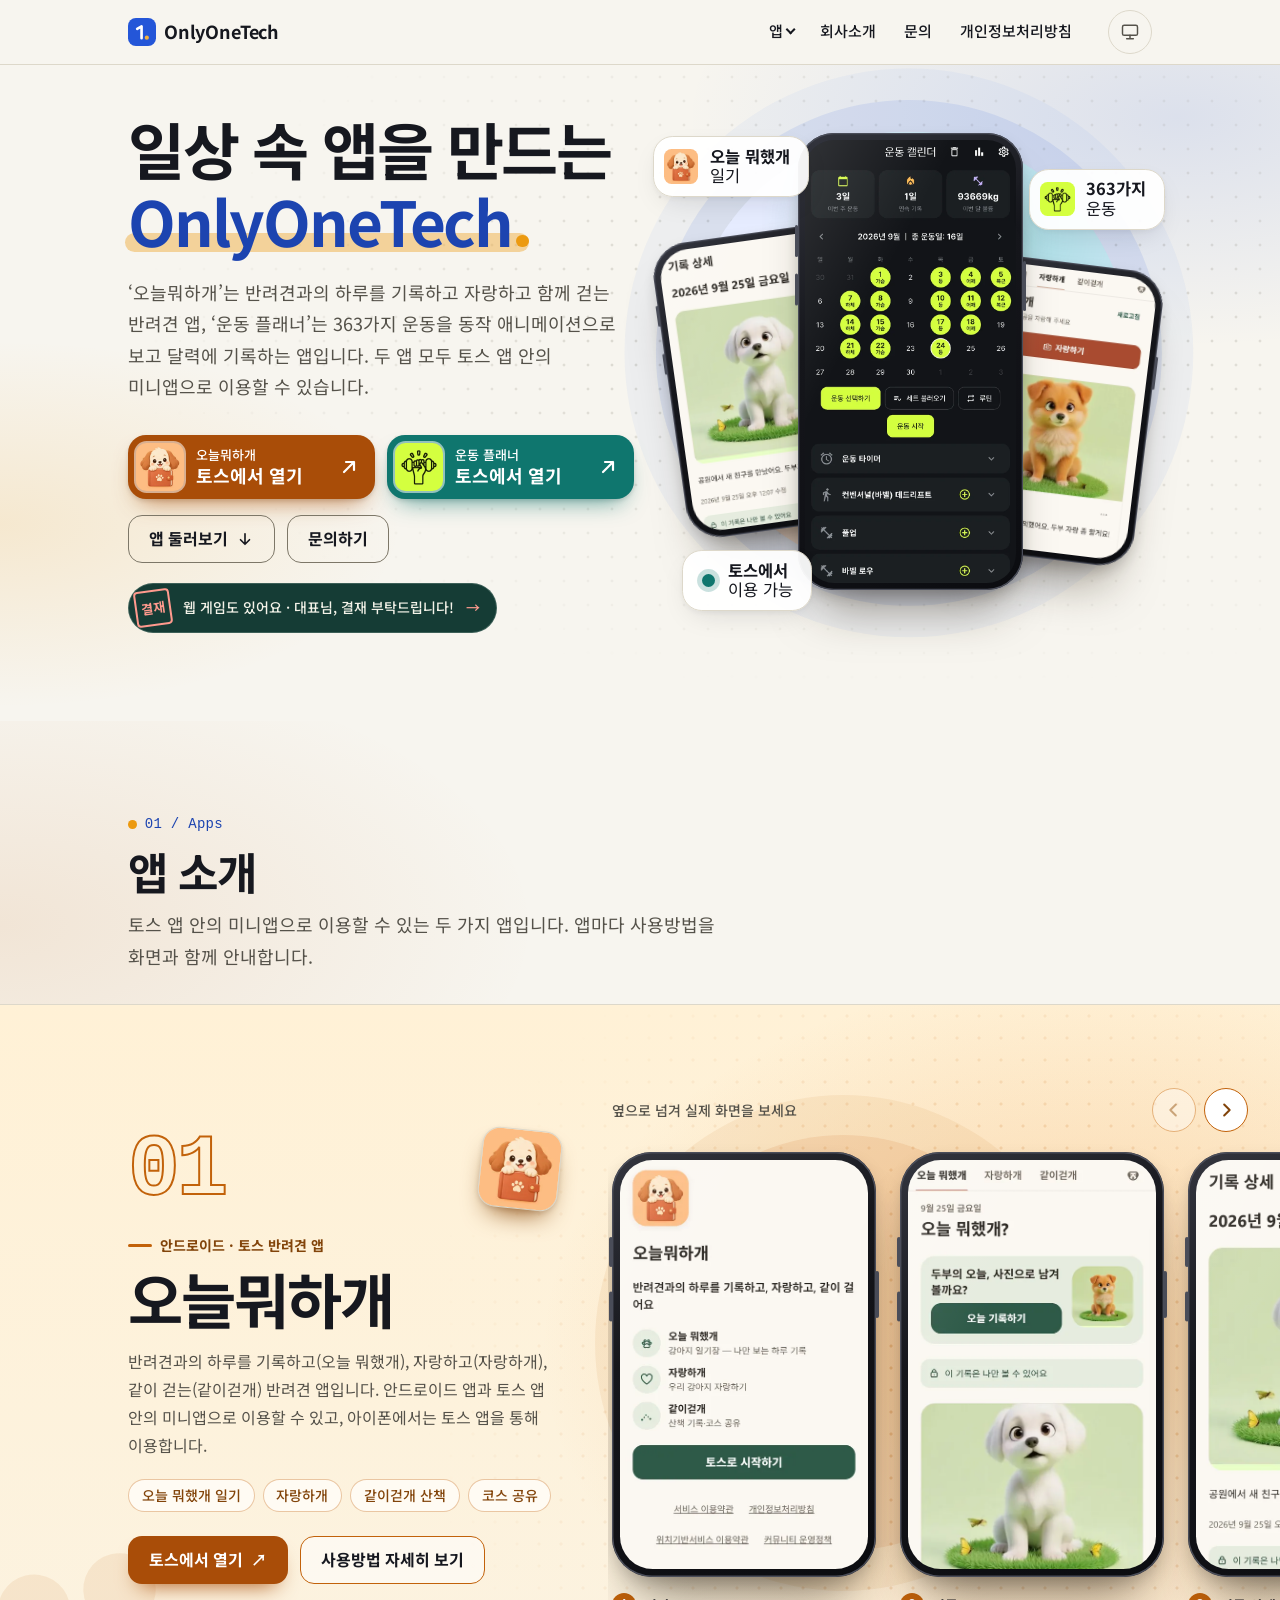
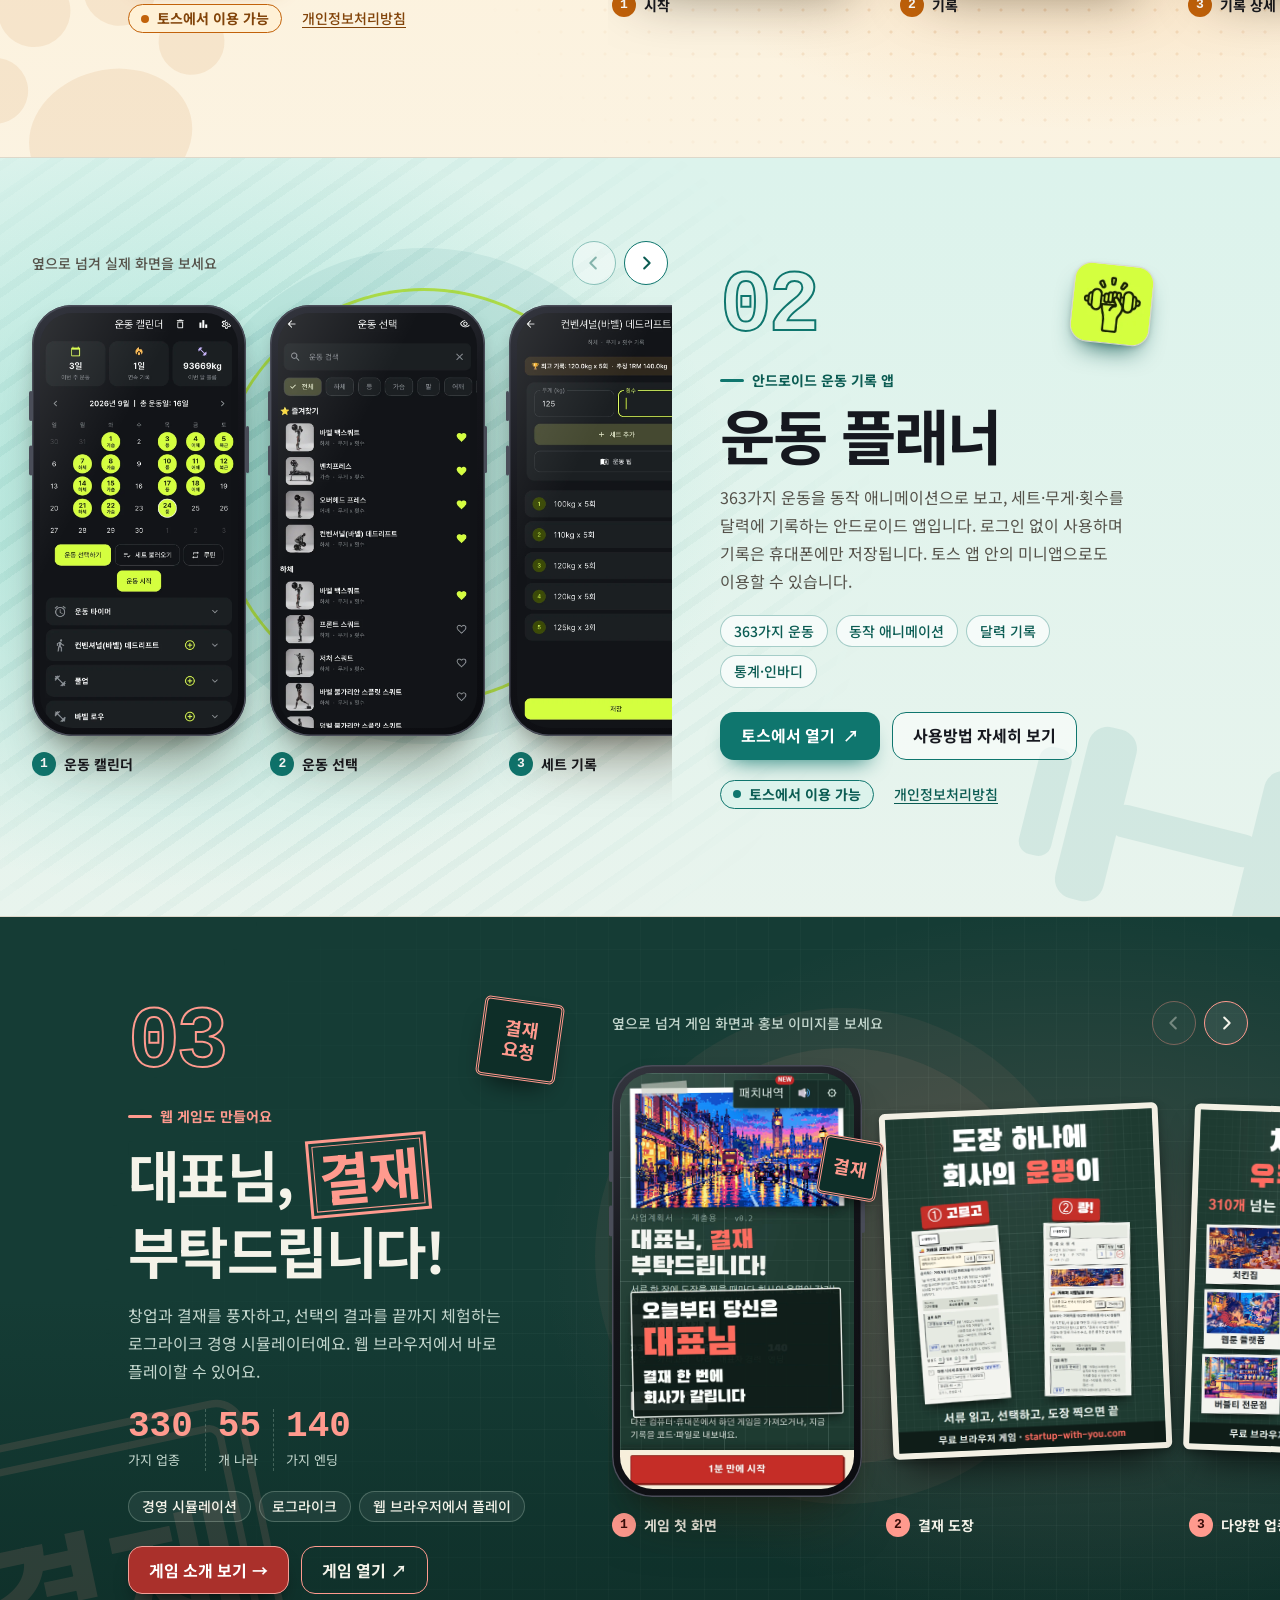
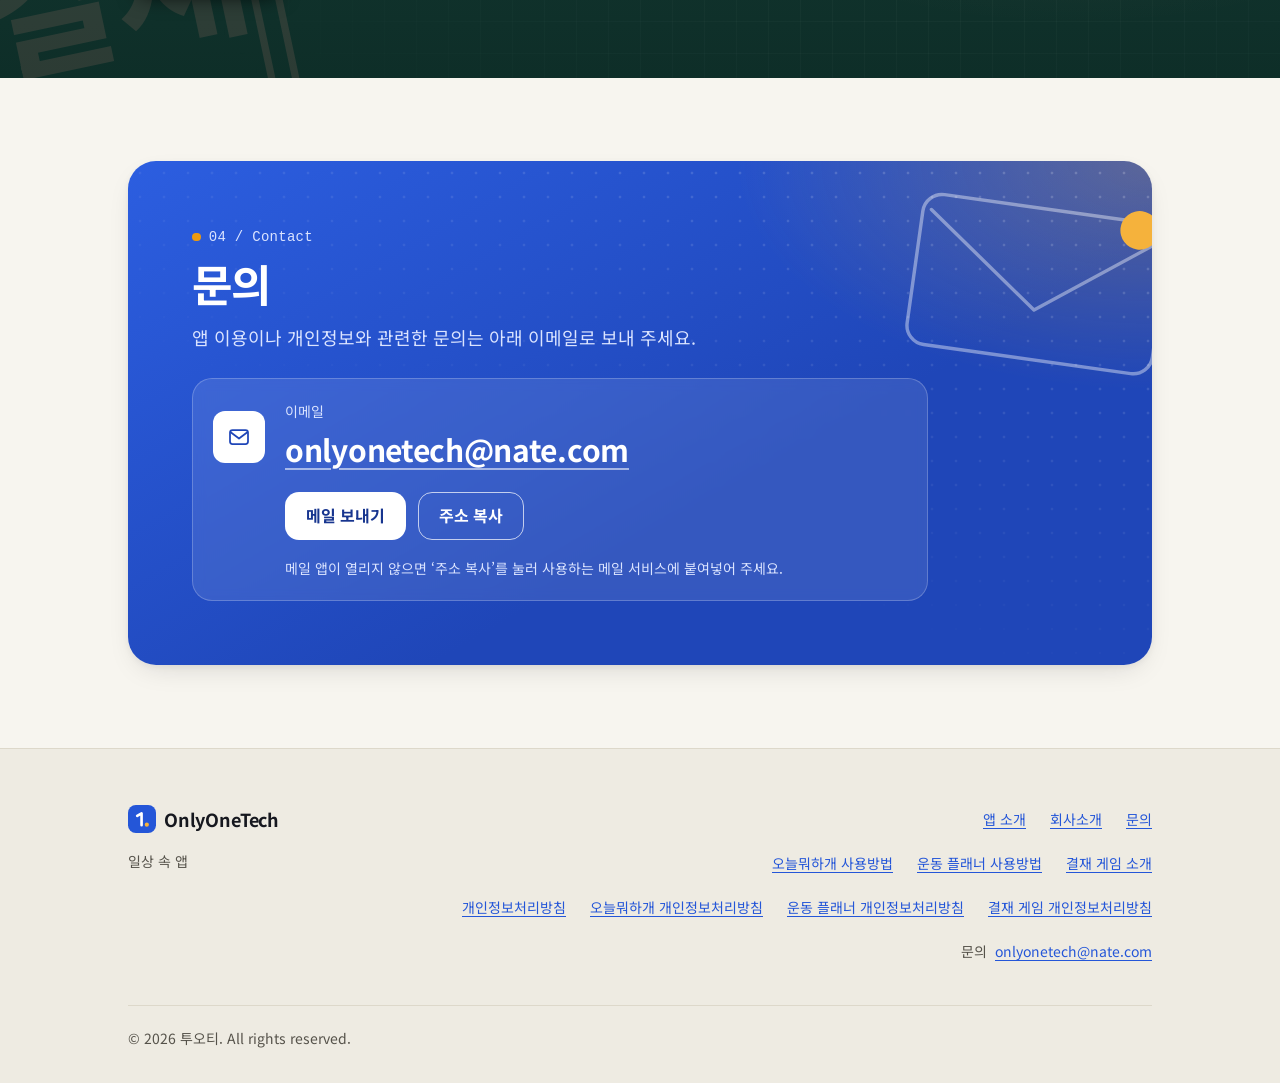
<file: index.html>
<!doctype html>
<html lang="ko">
<head>
<meta charset="utf-8">
<meta name="viewport" content="width=device-width, initial-scale=1">
<title>OnlyOneTech - 일상 속 앱</title>
<meta name="description" content="OnlyOneTech가 만드는 앱을 소개합니다. 안드로이드 앱과 토스 앱 안의 미니앱(아이폰은 토스 앱)으로 쓰는 반려견 앱 오늘뭐하개, 363가지 운동을 기록하는 안드로이드 앱 운동 플래너의 사용방법과 개인정보처리방침을 확인하세요.">
<!-- Search Console HTML 태그 인증을 쓸 경우 아래 줄의 주석을 풀고 content 값을 교체하세요 -->
<!-- <meta name="google-site-verification" content="여기에_인증_코드"> -->
<!-- canonical / og:url: 공개 주소가 확정되고 소유자가 확인한 뒤에 추가하세요 (확인 전에는 주소를 적지 않음) -->
<meta name="color-scheme" content="light dark">
<meta name="theme-color" content="#f7f5ef" media="(prefers-color-scheme: light)">
<meta name="theme-color" content="#0e1118" media="(prefers-color-scheme: dark)">
<meta property="og:type" content="website">
<meta property="og:locale" content="ko_KR">
<meta property="og:site_name" content="OnlyOneTech">
<meta property="og:title" content="OnlyOneTech">
<meta property="og:description" content="일상 속 앱, 오늘뭐하개와 운동 플래너를 소개합니다.">
<!-- og:image / JSON-LD logo: 소유자가 직접 준비한 1200x630 PNG가 생기면 og:image 메타와 JSON-LD "logo"를 추가하세요 (지금은 추가하지 않음) -->
<link rel="icon" href="data:image/svg+xml,%3Csvg xmlns='http://www.w3.org/2000/svg' viewBox='0 0 32 32'%3E%3Crect width='32' height='32' rx='9' fill='%232456d8'/%3E%3Cpath d='M10.5 12.5 15.5 9.5v13.5' fill='none' stroke='%23fff' stroke-width='3' stroke-linecap='round' stroke-linejoin='round'/%3E%3Ccircle cx='21.5' cy='22.5' r='2.4' fill='%23f5b23c'/%3E%3C/svg%3E">
<script type="application/ld+json">{"@context":"https://schema.org","@type":"Organization","name":"OnlyOneTech","legalName":"투오티","email":"onlyonetech@nate.com","description":"일상 속 앱","address":{"@type":"PostalAddress","addressLocality":"대전광역시","addressCountry":"KR"}}</script>
<script>try{var t=localStorage.getItem('oot-theme');if(t==='light'||t==='dark')document.documentElement.setAttribute('data-theme',t)}catch(e){}</script>
<link rel="preconnect" href="https://fonts.googleapis.com">
<link rel="preconnect" href="https://fonts.gstatic.com" crossorigin>
<link rel="stylesheet" href="https://fonts.googleapis.com/css2?family=Noto+Sans+KR:wght@400;500;700&display=swap" media="print" onload="this.media='all'">
<noscript><link rel="stylesheet" href="https://fonts.googleapis.com/css2?family=Noto+Sans+KR:wght@400;500;700&display=swap"></noscript>
<link rel="stylesheet" href="style.css">
<link rel="stylesheet" href="home.css">
</head>
<body>
<a class="skip-link" href="#main">본문으로 건너뛰기</a>

<!-- 아이콘 스프라이트 (단색 픽토그램, OS 이모지 대신 사용) -->
<svg class="sprite" width="0" height="0" aria-hidden="true" focusable="false">
  <symbol id="i-paw" viewBox="0 0 32 32">
    <ellipse cx="16" cy="21.5" rx="7.5" ry="6" fill="currentColor"/>
    <circle cx="6.8" cy="15" r="3" fill="currentColor"/>
    <circle cx="12" cy="8.8" r="3.3" fill="currentColor"/>
    <circle cx="20" cy="8.8" r="3.3" fill="currentColor"/>
    <circle cx="25.2" cy="15" r="3" fill="currentColor"/>
  </symbol>
  <symbol id="i-dumbbell" viewBox="0 0 32 32">
    <rect x="9" y="14.5" width="14" height="3" rx="1.5" fill="currentColor"/>
    <rect x="5.5" y="8" width="4.5" height="16" rx="1.8" fill="currentColor"/>
    <rect x="22" y="8" width="4.5" height="16" rx="1.8" fill="currentColor"/>
    <rect x="1.5" y="11" width="3" height="10" rx="1.2" fill="currentColor"/>
    <rect x="27.5" y="11" width="3" height="10" rx="1.2" fill="currentColor"/>
  </symbol>
</svg>

<header class="site-header">
  <div class="container site-header__inner">
    <a class="brand" href="index.html" aria-label="OnlyOneTech 홈">
      <svg class="brand__mark" viewBox="0 0 32 32" width="28" height="28" aria-hidden="true" focusable="false"><rect width="32" height="32" rx="9"/><path d="M10.5 12.5 15.5 9.5v13.5"/><circle cx="21.5" cy="22.5" r="2.4"/></svg>
      <span class="brand__name">OnlyOneTech</span>
    </a>
    <nav class="site-nav" aria-label="주요 메뉴">
      <ul class="site-nav__list">
        <li class="site-nav__group">
          <a href="#apps" data-subnav-link>앱</a>
          <button type="button" class="site-nav__toggle" aria-expanded="false" aria-controls="site-subnav" hidden>앱</button>
        </li>
        <li><a href="company.html">회사소개</a></li>
        <li><a href="#contact">문의</a></li>
        <li><a href="privacy.html">개인정보처리방침</a></li>
      </ul>
    </nav>
    <button type="button" class="theme-toggle" data-theme-cycle data-state="system" aria-label="화면 테마 바꾸기" title="화면 테마 바꾸기" hidden>
      <svg class="theme-toggle__ico theme-toggle__ico--light" viewBox="0 0 24 24" aria-hidden="true" focusable="false"><circle cx="12" cy="12" r="4"/><path d="M12 3v2M12 19v2M3 12h2M19 12h2M5.6 5.6 7 7M17 17l1.4 1.4M5.6 18.4 7 17M17 7l1.4-1.4"/></svg>
      <svg class="theme-toggle__ico theme-toggle__ico--dark" viewBox="0 0 24 24" aria-hidden="true" focusable="false"><path d="M20 14.5A8 8 0 0 1 9.5 4 8 8 0 1 0 20 14.5Z"/></svg>
      <svg class="theme-toggle__ico theme-toggle__ico--system" viewBox="0 0 24 24" aria-hidden="true" focusable="false"><rect x="3" y="4" width="18" height="12" rx="2"/><path d="M8 20h8M12 16v4"/></svg>
    </button>
    <span class="visually-hidden" role="status" data-theme-status></span>
  </div>
  <nav class="site-subnav" id="site-subnav" aria-label="앱 하위 메뉴">
    <div class="container site-subnav__inner">
    <ul class="site-subnav__list" role="list">
      <li><a class="site-subnav__link" href="ohneul-guide.html">
        <img class="site-subnav__icon" src="img/icon-ohneul.webp" width="40" height="40" alt="" loading="lazy" decoding="async">
        <span class="site-subnav__text"><span class="site-subnav__name">오늘뭐하개</span><span class="site-subnav__desc">반려견 앱 · 사용방법</span></span>
      </a></li>
      <li><a class="site-subnav__link" href="workout-guide.html">
        <img class="site-subnav__icon" src="img/icon-workout.webp" width="40" height="40" alt="" loading="lazy" decoding="async">
        <span class="site-subnav__text"><span class="site-subnav__name">운동 플래너</span><span class="site-subnav__desc">운동 기록 앱 · 사용방법</span></span>
      </a></li>
      <li><a class="site-subnav__link" href="startup-intro.html">
        <span class="site-subnav__icon site-subnav__icon--game" aria-hidden="true">결</span>
        <span class="site-subnav__text"><span class="site-subnav__name">결재 게임</span><span class="site-subnav__desc">웹 게임 · 소개</span></span>
      </a></li>
    </ul>
    <a class="site-subnav__all" href="#apps">앱 전체 보기 <span aria-hidden="true">→</span></a>
    </div>
  </nav>
</header>

<main id="main" class="hm-page" tabindex="-1">

  <!-- ===== Hero: 앱 화면 쇼케이스 ===== -->
  <section class="hm-hero" aria-labelledby="hero-title">
    <div class="container hm-hero__inner">

      <div class="hm-hero__head">
        <h1 id="hero-title" class="hm-hero__title"><span class="hm-hero__line">일상 속 앱을 만드는</span> <span class="hm-hero__brand">OnlyOneTech</span></h1>
        <p class="hm-hero__lead">&lsquo;오늘뭐하개&rsquo;는 반려견과의 하루를 기록하고 자랑하고 함께 걷는 반려견 앱, &lsquo;운동 플래너&rsquo;는 363가지 운동을 동작 애니메이션으로 보고 달력에 기록하는 앱입니다. 두 앱 모두 토스 앱 안의 미니앱으로 이용할 수 있습니다.</p>
      </div>

      <div class="hm-hero__stage hm-stage">
        <div class="hm-stage__in">
          <span class="hm-stage__disc" aria-hidden="true"></span>

          <figure class="hm-phone hm-phone--l">
            <span class="hm-phone__screen"><img src="img/ohneul-3.webp" srcset="img/ohneul-3.webp 520w, img/ohneul-3-lg.webp 780w" sizes="(min-width: 64em) 220px, 130px" width="520" height="857" decoding="async" alt="오늘뭐하개 기록 상세 화면. &lsquo;2026년 9월 25일 금요일&rsquo; 제목 아래 흰 강아지 사진과 &lsquo;공원에서 새 친구를 만났어요. 두부가 제일 신났어요!&rsquo; 글이 보여요."></span>
          </figure>
          <figure class="hm-phone hm-phone--r">
            <span class="hm-phone__screen"><img src="img/ohneul-6.webp" srcset="img/ohneul-6.webp 520w, img/ohneul-6-lg.webp 780w" sizes="(min-width: 64em) 220px, 130px" width="520" height="857" decoding="async" alt="오늘뭐하개 자랑하개 피드 화면. &lsquo;우리 집 주인공을 자랑해 주세요&rsquo; 안내 아래 주황색 강아지 사진과 &lsquo;오늘도 신나게 산책했어요. 두부 자랑 좀 할게요!&rsquo; 글, 하트 좋아요가 보여요."></span>
          </figure>
          <figure class="hm-phone hm-phone--c">
            <span class="hm-phone__screen"><img src="img/workout-1.webp" srcset="img/workout-1.webp 675w, img/workout-1-lg.webp 1080w" sizes="(min-width: 64em) 250px, 150px" width="675" height="1412" fetchpriority="high" decoding="async" alt="운동 플래너 운동 캘린더 화면. 이번 주 운동 3일, 연속 기록 1일, 이번 달 볼륨 카드가 있고, 달력에는 운동한 날이 연두색 원과 가슴·등·하체 같은 부위 이름으로 표시돼요."></span>
          </figure>

          <div class="hm-float hm-float--a" aria-hidden="true">
            <img src="img/icon-ohneul.webp" width="192" height="192" alt="" decoding="async">
            <span><b>오늘 뭐했개</b>일기</span>
          </div>
          <div class="hm-float hm-float--b" aria-hidden="true">
            <img src="img/icon-workout.webp" width="192" height="192" alt="" decoding="async">
            <span><b>363가지</b>운동</span>
          </div>
          <div class="hm-float hm-float--c" aria-hidden="true">
            <span class="hm-float__dot"></span>
            <span><b>토스에서</b>이용 가능</span>
          </div>
        </div>
      </div>

      <div class="hm-hero__actions">
        <div class="hm-launch">
          <!-- 토스 진입 링크: 소유자가 직접 알려 준 공유 링크 (2026-11-02) -->
          <a class="hm-launch__btn hm-launch__btn--today" href="https://tossminiapp.com/s/ZoPRP8Xx" target="_blank" rel="noopener">
            <img src="img/icon-ohneul.webp" width="192" height="192" alt="" decoding="async">
            <span class="hm-launch__txt"><small>오늘뭐하개</small><strong>토스에서 열기<span class="visually-hidden"> (새 창)</span></strong></span>
            <svg class="hm-launch__arrow" viewBox="0 0 24 24" aria-hidden="true" focusable="false"><path d="M7 17 17 7M9 7h8v8"/></svg>
          </a>
          <a class="hm-launch__btn hm-launch__btn--fit" href="https://tossminiapp.com/s/D9om185s" target="_blank" rel="noopener">
            <img src="img/icon-workout.webp" width="192" height="192" alt="" decoding="async">
            <span class="hm-launch__txt"><small>운동 플래너</small><strong>토스에서 열기<span class="visually-hidden"> (새 창)</span></strong></span>
            <svg class="hm-launch__arrow" viewBox="0 0 24 24" aria-hidden="true" focusable="false"><path d="M7 17 17 7M9 7h8v8"/></svg>
          </a>
        </div>
        <div class="hm-hero__more">
          <a class="btn btn--ghost" href="#apps">앱 둘러보기<svg class="hm-btn-ico" viewBox="0 0 24 24" aria-hidden="true" focusable="false"><path d="M12 5v14M6 13l6 6 6-6"/></svg></a>
          <a class="btn btn--ghost" href="#contact">문의하기</a>
        </div>
        <a class="hm-gamepill" href="#game">
          <span class="hm-gamepill__stamp" aria-hidden="true">결재</span>
          <span class="hm-gamepill__txt">웹 게임도 있어요 · 대표님, 결재 부탁드립니다!</span>
          <span class="hm-gamepill__go" aria-hidden="true">&rarr;</span>
        </a>
      </div>

    </div>
  </section>

  <!-- ===== 앱 쇼케이스 ===== -->
  <section id="apps" class="hm-apps" aria-labelledby="apps-title">
    <div class="container">
      <div class="hm-apps__head">
        <p class="hm-eyebrow" aria-hidden="true">01 / Apps</p>
        <h2 id="apps-title" class="hm-h2">앱 소개</h2>
        <p class="hm-lead">토스 앱 안의 미니앱으로 이용할 수 있는 두 가지 앱입니다. 앱마다 사용방법을 화면과 함께 안내합니다.</p>
      </div>
    </div>

    <!-- 오늘뭐하개 -->
    <article class="hm-app hm-app--today accent--today" aria-labelledby="app-today">
      <svg class="hm-app__deco" viewBox="0 0 32 32" aria-hidden="true" focusable="false"><use href="#i-paw"/></svg>
      <div class="hm-app__inner">
        <div class="hm-app__copy">
          <div class="hm-app__id">
            <span class="hm-app__num" aria-hidden="true">01</span>
            <img class="hm-app__icon" src="img/icon-ohneul.webp" width="192" height="192" alt="" loading="lazy" decoding="async">
          </div>
          <p class="hm-app__tagline">안드로이드 · 토스 반려견 앱</p>
          <h3 id="app-today" class="hm-app__title">오늘뭐하개</h3>
          <p class="hm-app__desc">반려견과의 하루를 기록하고(오늘 뭐했개), 자랑하고(자랑하개), 같이 걷는(같이걷개) 반려견 앱입니다. 안드로이드 앱과 토스 앱 안의 미니앱으로 이용할 수 있고, 아이폰에서는 토스 앱을 통해 이용합니다.</p>
          <ul class="chip-list" role="list" aria-label="오늘뭐하개 주요 기능">
            <li class="chip">오늘 뭐했개 일기</li>
            <li class="chip">자랑하개</li>
            <li class="chip">같이걷개 산책</li>
            <li class="chip">코스 공유</li>
          </ul>
          <div class="hm-app__actions">
            <!-- 토스 진입 링크: 소유자가 직접 알려 준 공유 링크 (2026-11-02) -->
            <a class="btn btn--primary btn--toss" href="https://tossminiapp.com/s/ZoPRP8Xx" target="_blank" rel="noopener" aria-label="오늘뭐하개 토스에서 열기 (새 창)">토스에서 열기</a>
            <a class="btn btn--ghost" href="ohneul-guide.html" aria-label="오늘뭐하개 사용방법 자세히 보기">사용방법 자세히 보기</a>
          </div>
          <div class="hm-app__foot">
            <span class="badge badge--status"><span class="badge__dot" aria-hidden="true"></span>토스에서 이용 가능</span>
            <a class="hm-app__link" href="privacy-ohneul.html" aria-label="오늘뭐하개 개인정보처리방침">개인정보처리방침</a>
          </div>
        </div>

        <div class="hm-gal hm-gal--today">
          <div class="hm-gal__bar">
            <p class="hm-gal__hint" aria-hidden="true">옆으로 넘겨 실제 화면을 보세요</p>
            <div class="hm-gal__nav" data-hm-nav hidden>
              <button type="button" class="hm-gal__btn" data-hm-dir="-1" aria-controls="gal-today" aria-label="오늘뭐하개 이전 화면"><svg viewBox="0 0 24 24" aria-hidden="true" focusable="false"><path d="m14 6-6 6 6 6"/></svg></button>
              <button type="button" class="hm-gal__btn" data-hm-dir="1" aria-controls="gal-today" aria-label="오늘뭐하개 다음 화면"><svg viewBox="0 0 24 24" aria-hidden="true" focusable="false"><path d="m10 6 6 6-6 6"/></svg></button>
            </div>
          </div>
          <div class="hm-gal__scroll" id="gal-today" role="region" aria-label="오늘뭐하개 앱 화면 갤러리, 좌우로 스크롤" tabindex="0">
            <ul class="hm-gal__track" role="list">
              <li class="hm-shot hm-shot--today">
                <figure>
                  <div class="hm-phone"><span class="hm-phone__screen"><img src="img/ohneul-1.webp" srcset="img/ohneul-1.webp 520w, img/ohneul-1-lg.webp 780w" sizes="250px" width="520" height="857" loading="lazy" decoding="async" alt="오늘뭐하개 시작 화면. 앱 아이콘과 &lsquo;반려견과의 하루를 기록하고, 자랑하고, 같이 걸어요&rsquo; 문구, 오늘 뭐했개·자랑하개·같이걷개 소개가 있고, 아래에 &lsquo;토스로 시작하기&rsquo; 버튼과 약관 링크가 보여요."></span></div>
                  <figcaption><span class="hm-shot__n" aria-hidden="true">1</span>시작</figcaption>
                </figure>
              </li>
              <li class="hm-shot hm-shot--today">
                <figure>
                  <div class="hm-phone"><span class="hm-phone__screen"><img src="img/ohneul-2.webp" srcset="img/ohneul-2.webp 520w, img/ohneul-2-lg.webp 780w" sizes="250px" width="520" height="857" loading="lazy" decoding="async" alt="오늘 뭐했개 홈 화면. 위쪽에 오늘 뭐했개·자랑하개·같이걷개 탭이 있고, &lsquo;오늘 기록하기&rsquo; 버튼, &lsquo;이 기록은 나만 볼 수 있어요&rsquo; 안내, 흰 강아지 사진 기록이 보여요."></span></div>
                  <figcaption><span class="hm-shot__n" aria-hidden="true">2</span>기록</figcaption>
                </figure>
              </li>
              <li class="hm-shot hm-shot--today">
                <figure>
                  <div class="hm-phone"><span class="hm-phone__screen"><img src="img/ohneul-3.webp" srcset="img/ohneul-3.webp 520w, img/ohneul-3-lg.webp 780w" sizes="250px" width="520" height="857" loading="lazy" decoding="async" alt="기록 상세 화면. &lsquo;2026년 9월 25일 금요일&rsquo; 제목 아래 흰 강아지 사진, &lsquo;공원에서 새 친구를 만났어요. 두부가 제일 신났어요!&rsquo; 글, &lsquo;이 기록은 나만 볼 수 있어요&rsquo; 안내가 보여요."></span></div>
                  <figcaption><span class="hm-shot__n" aria-hidden="true">3</span>기록 상세</figcaption>
                </figure>
              </li>
              <li class="hm-shot hm-shot--today">
                <figure>
                  <div class="hm-phone"><span class="hm-phone__screen"><img src="img/ohneul-4.webp" srcset="img/ohneul-4.webp 520w, img/ohneul-4-lg.webp 780w" sizes="250px" width="520" height="857" loading="lazy" decoding="async" alt="같이걷개 산책 화면. 지도 위에 지나온 경로가 그려져 있고, 아래에 &lsquo;기록 중&rsquo;, &lsquo;GPS 좋음&rsquo;, 거리 0.48km, 활동 시간 00:06:01, &lsquo;함께 걷는 친구 · 두부&rsquo;가 보여요."></span></div>
                  <figcaption><span class="hm-shot__n" aria-hidden="true">4</span>산책</figcaption>
                </figure>
              </li>
              <li class="hm-shot hm-shot--today">
                <figure>
                  <div class="hm-phone"><span class="hm-phone__screen"><img src="img/ohneul-5.webp" srcset="img/ohneul-5.webp 520w, img/ohneul-5-lg.webp 780w" sizes="250px" width="520" height="857" loading="lazy" decoding="async" alt="코스 상세 화면. &lsquo;두부와 걸은 9월 25일 산책&rsquo; 제목과 지도에 표시된 산책 경로, 거리 1.2km, 활동 시간 16분, 함께한 반려견 두부, 아래에 &lsquo;이 코스로 산책&rsquo; 버튼이 보여요."></span></div>
                  <figcaption><span class="hm-shot__n" aria-hidden="true">5</span>코스 공유</figcaption>
                </figure>
              </li>
              <li class="hm-shot hm-shot--today">
                <figure>
                  <div class="hm-phone"><span class="hm-phone__screen"><img src="img/ohneul-6.webp" srcset="img/ohneul-6.webp 520w, img/ohneul-6-lg.webp 780w" sizes="250px" width="520" height="857" loading="lazy" decoding="async" alt="자랑하개 피드 화면. &lsquo;우리 집 주인공을 자랑해 주세요&rsquo; 안내와 &lsquo;자랑하기&rsquo; 버튼, 주황색 강아지 사진과 &lsquo;오늘도 신나게 산책했어요. 두부 자랑 좀 할게요!&rsquo; 글, 하트 좋아요가 보여요."></span></div>
                  <figcaption><span class="hm-shot__n" aria-hidden="true">6</span>자랑</figcaption>
                </figure>
              </li>
            </ul>
          </div>
        </div>
      </div>
    </article>

    <!-- 운동 플래너 -->
    <article class="hm-app hm-app--fit accent--fit" aria-labelledby="app-fit">
      <svg class="hm-app__deco" viewBox="0 0 32 32" aria-hidden="true" focusable="false"><use href="#i-dumbbell"/></svg>
      <div class="hm-app__inner">
        <div class="hm-app__copy">
          <div class="hm-app__id">
            <span class="hm-app__num" aria-hidden="true">02</span>
            <img class="hm-app__icon" src="img/icon-workout.webp" width="192" height="192" alt="" loading="lazy" decoding="async">
          </div>
          <p class="hm-app__tagline">안드로이드 운동 기록 앱</p>
          <h3 id="app-fit" class="hm-app__title">운동 플래너</h3>
          <p class="hm-app__desc">363가지 운동을 동작 애니메이션으로 보고, 세트·무게·횟수를 달력에 기록하는 안드로이드 앱입니다. 로그인 없이 사용하며 기록은 휴대폰에만 저장됩니다. 토스 앱 안의 미니앱으로도 이용할 수 있습니다.</p>
          <ul class="chip-list" role="list" aria-label="운동 플래너 주요 기능">
            <li class="chip">363가지 운동</li>
            <li class="chip">동작 애니메이션</li>
            <li class="chip">달력 기록</li>
            <li class="chip">통계·인바디</li>
          </ul>
          <div class="hm-app__actions">
            <!-- 토스 진입 링크: 소유자가 직접 알려 준 공유 링크 (2026-11-02) -->
            <a class="btn btn--primary btn--toss" href="https://tossminiapp.com/s/D9om185s" target="_blank" rel="noopener" aria-label="운동 플래너 토스에서 열기 (새 창)">토스에서 열기</a>
            <a class="btn btn--ghost" href="workout-guide.html" aria-label="운동 플래너 사용방법 자세히 보기">사용방법 자세히 보기</a>
          </div>
          <div class="hm-app__foot">
            <span class="badge badge--status"><span class="badge__dot" aria-hidden="true"></span>토스에서 이용 가능</span>
            <a class="hm-app__link" href="privacy-workout.html" aria-label="운동 플래너 개인정보처리방침">개인정보처리방침</a>
            <!-- Google Play 링크: 소유자가 실제 링크를 확정하면 이 자리에 추가 (지금은 추가 금지) -->
          </div>
        </div>

        <div class="hm-gal hm-gal--fit">
          <div class="hm-gal__bar">
            <p class="hm-gal__hint" aria-hidden="true">옆으로 넘겨 실제 화면을 보세요</p>
            <div class="hm-gal__nav" data-hm-nav hidden>
              <button type="button" class="hm-gal__btn" data-hm-dir="-1" aria-controls="gal-fit" aria-label="운동 플래너 이전 화면"><svg viewBox="0 0 24 24" aria-hidden="true" focusable="false"><path d="m14 6-6 6 6 6"/></svg></button>
              <button type="button" class="hm-gal__btn" data-hm-dir="1" aria-controls="gal-fit" aria-label="운동 플래너 다음 화면"><svg viewBox="0 0 24 24" aria-hidden="true" focusable="false"><path d="m10 6 6 6-6 6"/></svg></button>
            </div>
          </div>
          <div class="hm-gal__scroll" id="gal-fit" role="region" aria-label="운동 플래너 앱 화면 갤러리, 좌우로 스크롤" tabindex="0">
            <ul class="hm-gal__track" role="list">
              <li class="hm-shot hm-shot--fit">
                <figure>
                  <div class="hm-phone"><span class="hm-phone__screen"><img src="img/workout-1.webp" srcset="img/workout-1.webp 675w, img/workout-1-lg.webp 1080w" sizes="210px" width="675" height="1412" loading="lazy" decoding="async" alt="운동 플래너 홈, &lsquo;운동 캘린더&rsquo; 화면. 이번 주 운동 3일, 연속 기록 1일, 이번 달 볼륨 카드가 있고, 달력에는 운동한 날이 연두색 원과 부위 이름으로 표시돼요. 아래에 &lsquo;운동 선택하기&rsquo;, &lsquo;루틴&rsquo;, &lsquo;운동 시작&rsquo; 버튼이 보여요."></span></div>
                  <figcaption><span class="hm-shot__n" aria-hidden="true">1</span>운동 캘린더</figcaption>
                </figure>
              </li>
              <li class="hm-shot hm-shot--fit">
                <figure>
                  <div class="hm-phone"><span class="hm-phone__screen"><img src="img/workout-2.webp" srcset="img/workout-2.webp 675w, img/workout-2-lg.webp 1080w" sizes="210px" width="675" height="1412" loading="lazy" decoding="async" alt="&lsquo;운동 선택&rsquo; 화면. 위에 &lsquo;운동 검색&rsquo; 입력창과 전체·하체·등·가슴·팔·어깨 부위 칩이 있고, 즐겨찾기한 바벨 백스쿼트·벤치프레스 등이 하트와 함께 보이고, 아래로 하체 운동 목록이 이어져요."></span></div>
                  <figcaption><span class="hm-shot__n" aria-hidden="true">2</span>운동 선택</figcaption>
                </figure>
              </li>
              <li class="hm-shot hm-shot--fit">
                <figure>
                  <div class="hm-phone"><span class="hm-phone__screen"><img src="img/workout-4.webp" srcset="img/workout-4.webp 675w, img/workout-4-lg.webp 1080w" sizes="210px" width="675" height="1412" loading="lazy" decoding="async" alt="컨벤셔널 데드리프트 기록 화면. 위에 최고 기록과 추정 1RM이 있고, 무게와 횟수 입력 칸, &lsquo;세트 추가&rsquo;와 &lsquo;운동 팁&rsquo; 버튼, 다섯 세트 목록, 맨 아래 &lsquo;저장&rsquo; 버튼이 보여요."></span></div>
                  <figcaption><span class="hm-shot__n" aria-hidden="true">3</span>세트 기록</figcaption>
                </figure>
              </li>
              <li class="hm-shot hm-shot--fit">
                <figure>
                  <div class="hm-phone"><span class="hm-phone__screen"><img src="img/workout-3.webp" srcset="img/workout-3.webp 675w, img/workout-3-lg.webp 1080w" sizes="210px" width="675" height="1412" loading="lazy" decoding="async" alt="컨벤셔널 데드리프트 팁 화면. 자극받는 근육이 붉게 빛나는 인체 모형이 바벨을 드는 동작 애니메이션 아래에 &lsquo;유튜브에서 자세 영상 보기&rsquo; 버튼과 1번부터 6번까지 &lsquo;자세 순서&rsquo;가 보여요."></span></div>
                  <figcaption><span class="hm-shot__n" aria-hidden="true">4</span>동작 애니메이션</figcaption>
                </figure>
              </li>
              <li class="hm-shot hm-shot--fit">
                <figure>
                  <div class="hm-phone"><span class="hm-phone__screen"><img src="img/workout-5.webp" srcset="img/workout-5.webp 675w, img/workout-5-lg.webp 1080w" sizes="210px" width="675" height="1412" loading="lazy" decoding="async" alt="&lsquo;운동 통계&rsquo; 화면. 운동일수, 총 볼륨, 총 세트 수 카드와 개인 기록 5개, 아래에 볼륨 추이 꺾은선 그래프가 보여요."></span></div>
                  <figcaption><span class="hm-shot__n" aria-hidden="true">5</span>운동 통계</figcaption>
                </figure>
              </li>
              <li class="hm-shot hm-shot--fit">
                <figure>
                  <div class="hm-phone"><span class="hm-phone__screen"><img src="img/workout-6.webp" srcset="img/workout-6.webp 675w, img/workout-6-lg.webp 1080w" sizes="210px" width="675" height="1412" loading="lazy" decoding="async" alt="&lsquo;인바디 기록&rsquo; 화면. 최근 측정 카드에 체중, 골격근량, 체지방률과 직전 측정 대비 변화가 있고, 아래에 변화 추이 선 그래프, 날짜별 측정 기록 목록, &lsquo;측정 추가&rsquo; 버튼이 보여요."></span></div>
                  <figcaption><span class="hm-shot__n" aria-hidden="true">6</span>인바디 기록</figcaption>
                </figure>
              </li>
            </ul>
          </div>
        </div>
      </div>
    </article>

    <!-- 웹 게임: 세 번째 앱 무대 (진녹색 책상 + 붉은 결재 도장). 갤러리는 위 앱 섹션과 같은 .hm-gal 문법 -->
    <article id="game" class="hm-game" aria-labelledby="app-game">
      <svg class="hm-game__deco" viewBox="0 0 120 120" aria-hidden="true" focusable="false"><rect x="5" y="5" width="110" height="110" rx="9"/><rect x="13" y="13" width="94" height="94" rx="4"/><text x="60" y="80" text-anchor="middle">결재</text></svg>
      <div class="hm-game__inner">
        <div class="hm-game__copy">
          <div class="hm-game__id">
            <span class="hm-game__num" aria-hidden="true">03</span>
            <span class="hm-game__seal" aria-hidden="true">결재<br>요청</span>
          </div>
          <p class="hm-game__tagline">웹 게임도 만들어요</p>
          <h3 id="app-game" class="hm-game__title">대표님, <span class="hm-game__stamp">결재</span> 부탁드립니다!</h3>
          <p class="hm-game__desc">창업과 결재를 풍자하고, 선택의 결과를 끝까지 체험하는 로그라이크 경영 시뮬레이터예요. 웹 브라우저에서 바로 플레이할 수 있어요.</p>
          <ul class="hm-game__stats" role="list" aria-label="게임 규모">
            <li><strong>330</strong><span>가지 업종</span></li>
            <li><strong>55</strong><span>개 나라</span></li>
            <li><strong>140</strong><span>가지 엔딩</span></li>
          </ul>
          <ul class="hm-game__tags" role="list" aria-label="게임 분류">
            <li>경영 시뮬레이션</li>
            <li>로그라이크</li>
            <li>웹 브라우저에서 플레이</li>
          </ul>
          <div class="hm-game__actions">
            <a class="btn hm-game__btn" href="startup-intro.html" aria-label="대표님, 결재 부탁드립니다! 게임 소개 보기">게임 소개 보기<span aria-hidden="true"> →</span></a>
            <a class="btn hm-game__btn hm-game__btn--ghost" href="https://startup-with-you.com/" target="_blank" rel="noopener">게임 열기<span aria-hidden="true"> ↗</span><span class="visually-hidden"> (새 창)</span></a>
          </div>
        </div>

        <div class="hm-gal hm-gal--game">
          <div class="hm-gal__bar">
            <p class="hm-gal__hint" aria-hidden="true">옆으로 넘겨 게임 화면과 홍보 이미지를 보세요</p>
            <div class="hm-gal__nav" data-hm-nav hidden>
              <button type="button" class="hm-gal__btn" data-hm-dir="-1" aria-controls="gal-game" aria-label="결재 게임 이전 화면"><svg viewBox="0 0 24 24" aria-hidden="true" focusable="false"><path d="m14 6-6 6 6 6"/></svg></button>
              <button type="button" class="hm-gal__btn" data-hm-dir="1" aria-controls="gal-game" aria-label="결재 게임 다음 화면"><svg viewBox="0 0 24 24" aria-hidden="true" focusable="false"><path d="m10 6 6 6-6 6"/></svg></button>
            </div>
          </div>
          <div class="hm-gal__scroll" id="gal-game" role="region" aria-label="결재 게임 화면과 홍보 이미지 갤러리, 좌우로 스크롤" tabindex="0">
            <ul class="hm-gal__track" role="list">
              <li class="hm-shot hm-shot--game">
                <figure>
                  <div class="hm-shot__media">
                    <div class="hm-phone"><span class="hm-phone__screen"><img src="img/game-ingame-title.webp" width="1080" height="1920" loading="lazy" decoding="async" alt="게임 첫 화면. 위에 런던 거리 픽셀아트 사진이 붙어 있고, &lsquo;대표님, 결재 부탁드립니다!&rsquo; 제목, &lsquo;오늘부터 당신은 대표님, 결재 한 번에 회사가 갈립니다&rsquo; 안내창, 아래에 &lsquo;1분 만에 시작&rsquo; 버튼이 보여요."></span><span class="hm-game__imprint" aria-hidden="true">결재</span></div>
                  </div>
                  <figcaption><span class="hm-shot__n" aria-hidden="true">1</span>게임 첫 화면</figcaption>
                </figure>
              </li>
              <li class="hm-shot hm-shot--game">
                <figure>
                  <div class="hm-shot__media">
                    <img class="hm-paper hm-paper--tilt-l" src="img/game-promo-stamp.webp" width="1080" height="1350" loading="lazy" decoding="async" alt="&lsquo;도장 하나에 회사의 운명이&rsquo; 홍보 이미지. &lsquo;① 고르고&rsquo;, &lsquo;② 쾅!&rsquo; 단계 아래에 결재 요청서 화면 두 장이 있고, 결재 요청서에는 담당·팀장·대표 결재 칸과 붉은 도장이 보여요.">
                  </div>
                  <figcaption><span class="hm-shot__n" aria-hidden="true">2</span>결재 도장</figcaption>
                </figure>
              </li>
              <li class="hm-shot hm-shot--game">
                <figure>
                  <div class="hm-shot__media">
                    <img class="hm-paper hm-paper--tilt-r" src="img/game-promo-industries.webp" width="1080" height="1350" loading="lazy" decoding="async" alt="&lsquo;치킨집부터 우주 로켓까지&rsquo; 홍보 이미지. 치킨집, 카페, 동네 빵집, 웹툰 플랫폼, 아이돌 기획사, 게임 스튜디오, 버블티 전문점, AI 스타트업, 우주 로켓 업종이 픽셀아트 사진 아홉 장으로 나와요.">
                  </div>
                  <figcaption><span class="hm-shot__n" aria-hidden="true">3</span>다양한 업종</figcaption>
                </figure>
              </li>
              <li class="hm-shot hm-shot--game">
                <figure>
                  <div class="hm-shot__media">
                    <img class="hm-paper hm-paper--tilt-l" src="img/game-promo-odds.webp" width="1080" height="1350" loading="lazy" decoding="async" alt="&lsquo;성공 확률 10%, 도전하시겠습니까?&rsquo; 홍보 이미지. 동네 빵집 93%, 치킨집 73%, 꽃집 49%, 글램핑장 10%로 업종마다 성공 확률이 다르게 나와요.">
                  </div>
                  <figcaption><span class="hm-shot__n" aria-hidden="true">4</span>성공 확률</figcaption>
                </figure>
              </li>
              <li class="hm-shot hm-shot--game">
                <figure>
                  <div class="hm-shot__media">
                    <img class="hm-paper hm-paper--tall hm-paper--tilt-r" src="img/game-promo-story.webp" width="1080" height="1920" loading="lazy" decoding="async" alt="&lsquo;대표님, 결재 부탁드립니다!&rsquo; 세로 홍보 이미지. 결재 요청서 화면 아래에 &lsquo;무료 · 설치 없이 바로&rsquo; 문구와 startup-with-you.com 주소가 있어요.">
                  </div>
                  <figcaption><span class="hm-shot__n" aria-hidden="true">5</span>홍보 이미지</figcaption>
                </figure>
              </li>
            </ul>
          </div>
        </div>
      </div>
    </article>
  </section>

  <!-- ===== 문의 ===== -->
  <section id="contact" class="hm-contact" aria-labelledby="contact-title">
    <div class="container">
      <div class="hm-contact__panel">
        <svg class="hm-contact__deco" viewBox="0 0 200 140" aria-hidden="true" focusable="false"><rect x="10" y="20" width="180" height="110" rx="14"/><path d="m16 32 84 62 84-62"/><circle class="dot" cx="168" cy="26" r="14"/></svg>
        <div class="hm-contact__head">
          <p class="hm-eyebrow" aria-hidden="true">04 / Contact</p>
          <h2 id="contact-title" class="hm-h2">문의</h2>
          <p class="hm-lead">앱 이용이나 개인정보와 관련한 문의는 아래 이메일로 보내 주세요.</p>
        </div>
        <!-- 응답 시간 안내(예: "영업일 기준 N일 이내 답변")는 소유자가 지킬 수 있는 기간일 때만 이 위치에 추가하세요 -->
        <div class="contact-card">
          <span class="contact-card__icon" aria-hidden="true"><svg viewBox="0 0 24 24" focusable="false"><rect x="3" y="5" width="18" height="14" rx="2.5"/><path d="m4 7.5 8 6 8-6"/></svg></span>
          <div class="contact-card__body">
            <p class="contact-card__label">이메일</p>
            <p class="contact-card__email"><a href="mailto:onlyonetech@nate.com">onlyonetech@nate.com</a></p>
          </div>
          <div class="contact-card__actions">
            <a class="btn btn--primary" href="mailto:onlyonetech@nate.com?subject=%5B%EB%AC%B8%EC%9D%98%5D">메일 보내기</a>
            <button type="button" class="btn btn--ghost" data-copy-email="onlyonetech@nate.com" hidden>주소 복사</button>
          </div>
          <p class="contact-card__hint" data-copy-hint hidden>메일 앱이 열리지 않으면 &lsquo;주소 복사&rsquo;를 눌러 사용하는 메일 서비스에 붙여넣어 주세요.</p>
          <p class="contact-card__status" role="status" data-copy-status></p>
        </div>
      </div>
    </div>
  </section>

</main>

<footer class="site-footer">
  <div class="container">
    <div class="site-footer__top">
      <div class="site-footer__about">
        <a class="brand" href="index.html" aria-label="OnlyOneTech 홈">
          <svg class="brand__mark" viewBox="0 0 32 32" width="28" height="28" aria-hidden="true" focusable="false"><rect width="32" height="32" rx="9"/><path d="M10.5 12.5 15.5 9.5v13.5"/><circle cx="21.5" cy="22.5" r="2.4"/></svg>
          <span class="brand__name">OnlyOneTech</span>
        </a>
        <p>일상 속 앱</p>
      </div>
      <div class="site-footer__links">
        <nav class="site-footer__nav" aria-label="푸터 메뉴">
          <ul>
            <li><a href="index.html#apps">앱 소개</a></li>
            <li><a href="company.html">회사소개</a></li>
            <li><a href="index.html#contact">문의</a></li>
          </ul>
          <ul>
            <li><a href="ohneul-guide.html">오늘뭐하개 사용방법</a></li>
            <li><a href="workout-guide.html">운동 플래너 사용방법</a></li>
            <li><a href="startup-intro.html">결재 게임 소개</a></li>
          </ul>
          <ul>
            <li><a href="privacy.html">개인정보처리방침</a></li>
            <li><a href="privacy-ohneul.html">오늘뭐하개 개인정보처리방침</a></li>
            <li><a href="privacy-workout.html">운동 플래너 개인정보처리방침</a></li>
            <li><a href="https://startup-with-you.com/privacy.html" target="_blank" rel="noopener">결재 게임 개인정보처리방침<span class="visually-hidden"> (새 창)</span></a></li>
          </ul>
        </nav>
        <p class="site-footer__contact">문의 <a href="mailto:onlyonetech@nate.com">onlyonetech@nate.com</a></p>
      </div>
    </div>
    <!-- 소유자가 소재지(예: 대한민국)를 확인해 주면 이 줄에 " · 대한민국"처럼 덧붙이세요 -->
    <p class="site-footer__copy">&copy; 2026 투오티. All rights reserved.</p>
  </div>
</footer>

<script>
(function(){
  var root=document.documentElement, KEY='oot-theme';
  var btn=document.querySelector('[data-theme-cycle]');
  var live=document.querySelector('[data-theme-status]');
  if(!btn) return;
  var NAME={light:'라이트 모드',dark:'다크 모드',system:'시스템 설정'};
  var TO={light:'라이트 모드로',dark:'다크 모드로',system:'시스템 설정으로'};
  function current(){var t=root.getAttribute('data-theme');return (t==='light'||t==='dark')?t:'system';}
  function prefersDark(){try{return window.matchMedia('(prefers-color-scheme: dark)').matches;}catch(e){return false;}}
  function next(c){var o=prefersDark()?['system','light','dark']:['system','dark','light'];return o[(o.indexOf(c)+1)%3];}
  function sync(announce){
    var c=current(), label='화면 테마: '+NAME[c]+' (누르면 '+TO[next(c)]+' 변경)';
    btn.setAttribute('data-state',c);
    btn.setAttribute('aria-label',label);
    btn.setAttribute('title',label);
    if(announce&&live) live.textContent='화면 테마: '+NAME[c];
  }
  btn.addEventListener('click',function(){
    var v=next(current());
    if(v==='system') root.removeAttribute('data-theme'); else root.setAttribute('data-theme',v);
    try{ if(v==='system') localStorage.removeItem(KEY); else localStorage.setItem(KEY,v); }catch(e){}
    sync(true);
  });
  btn.hidden=false; sync(false);
})();
</script>
<script>
(function(){
  var b=document.querySelector('[data-copy-email]'), s=document.querySelector('[data-copy-status]'), h=document.querySelector('[data-copy-hint]');
  if(!b||!s||!navigator.clipboard) return;
  b.hidden=false; if(h) h.hidden=false;
  b.addEventListener('click',function(){
    navigator.clipboard.writeText(b.dataset.copyEmail).then(function(){
      s.textContent='이메일 주소를 복사했습니다.';
    },function(){ s.textContent='복사하지 못했습니다. 주소를 직접 선택해 주세요.'; });
    setTimeout(function(){ s.textContent=''; },2500);
  });
})();
</script>
<script>
(function(){
  var reduce=false; try{reduce=window.matchMedia('(prefers-reduced-motion: reduce)').matches;}catch(e){}
  document.querySelectorAll('.hm-gal').forEach(function(g){
    var sc=g.querySelector('.hm-gal__scroll'), nav=g.querySelector('[data-hm-nav]');
    if(!sc||!nav) return;
    var prev=nav.querySelector('[data-hm-dir="-1"]'), next=nav.querySelector('[data-hm-dir="1"]');
    function step(){var li=sc.querySelector('li'),gap=parseFloat(getComputedStyle(sc.firstElementChild).columnGap)||0;return li?li.getBoundingClientRect().width+gap:sc.clientWidth*0.8;}
    function sync(){var max=sc.scrollWidth-sc.clientWidth; prev.disabled=sc.scrollLeft<=2; next.disabled=sc.scrollLeft>=max-2;}
    nav.addEventListener('click',function(e){
      var b=e.target.closest('[data-hm-dir]'); if(!b) return;
      sc.scrollBy({left:Number(b.getAttribute('data-hm-dir'))*step(),behavior:reduce?'auto':'smooth'});
    });
    sc.addEventListener('scroll',sync,{passive:true});
    window.addEventListener('resize',sync);
    nav.hidden=false; sync();
  });
})();
</script>
<script src="nav.js"></script>
</body>
</html>
</file>
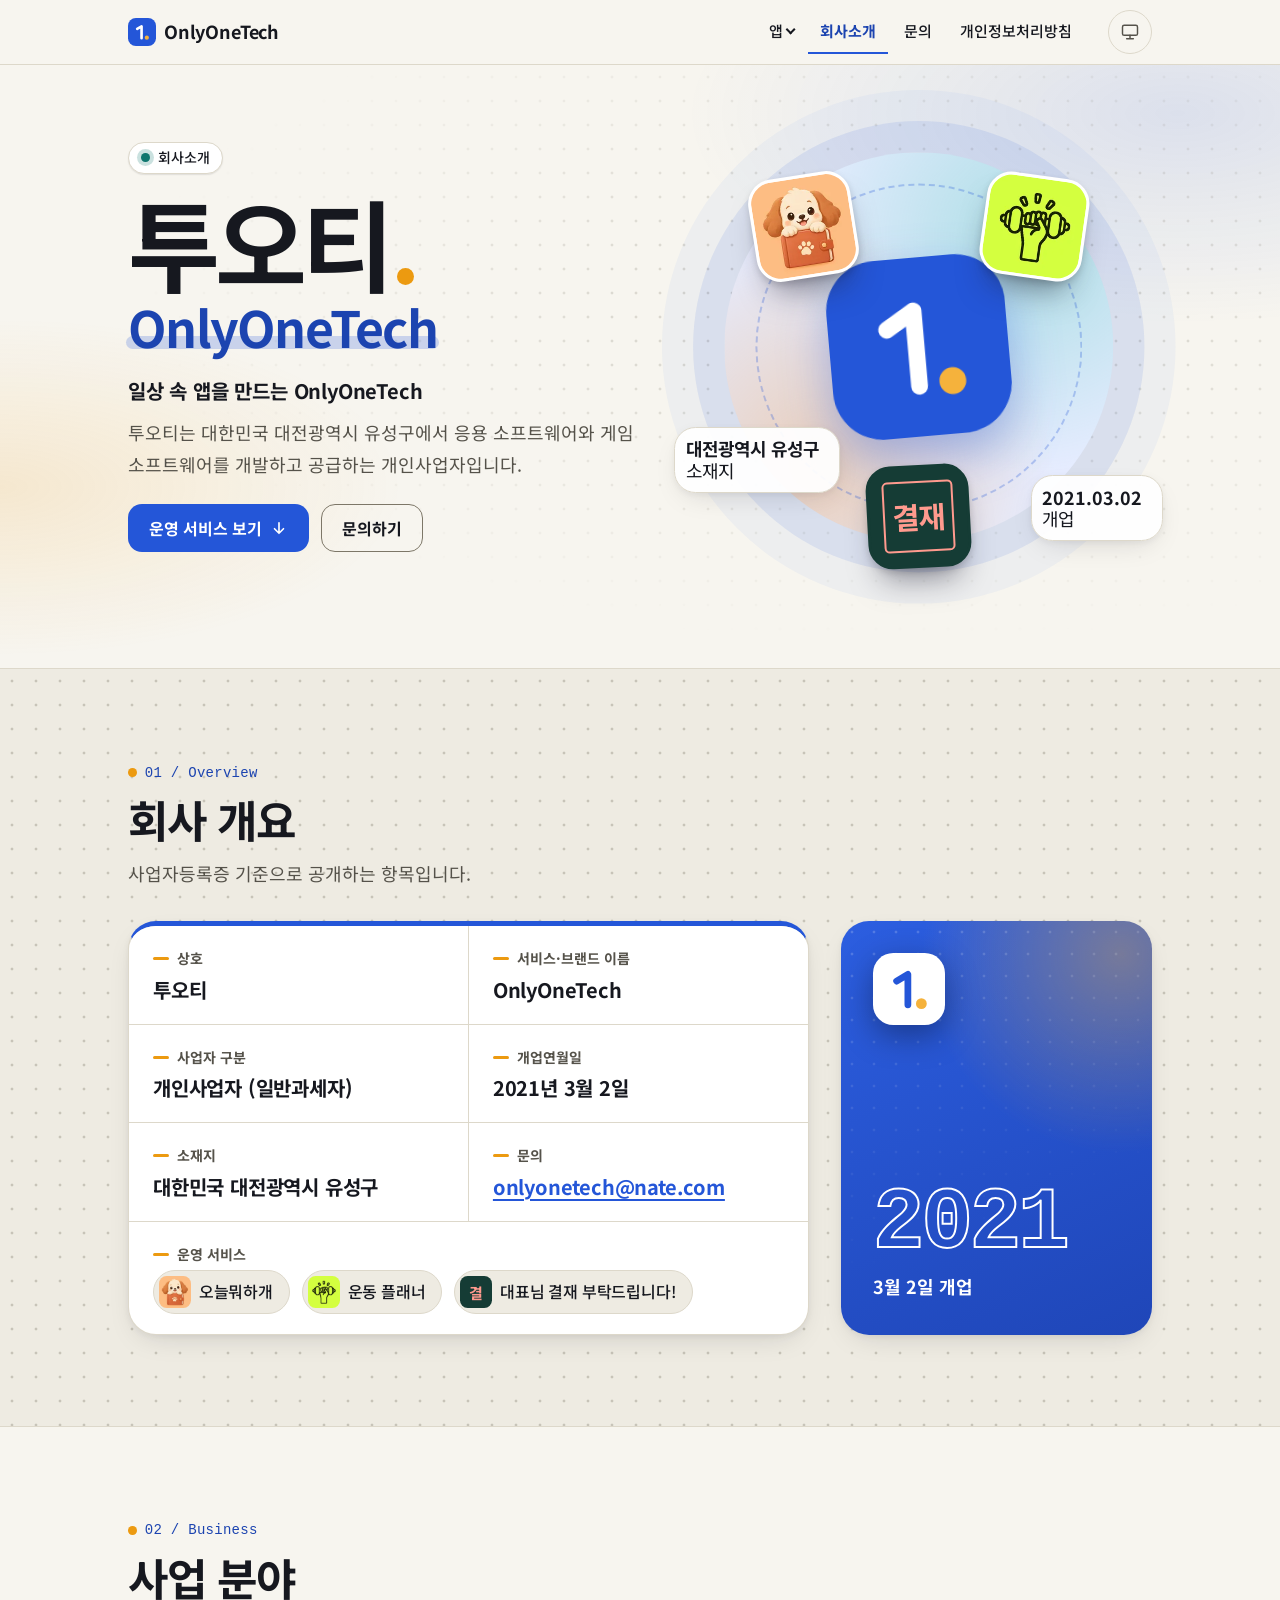
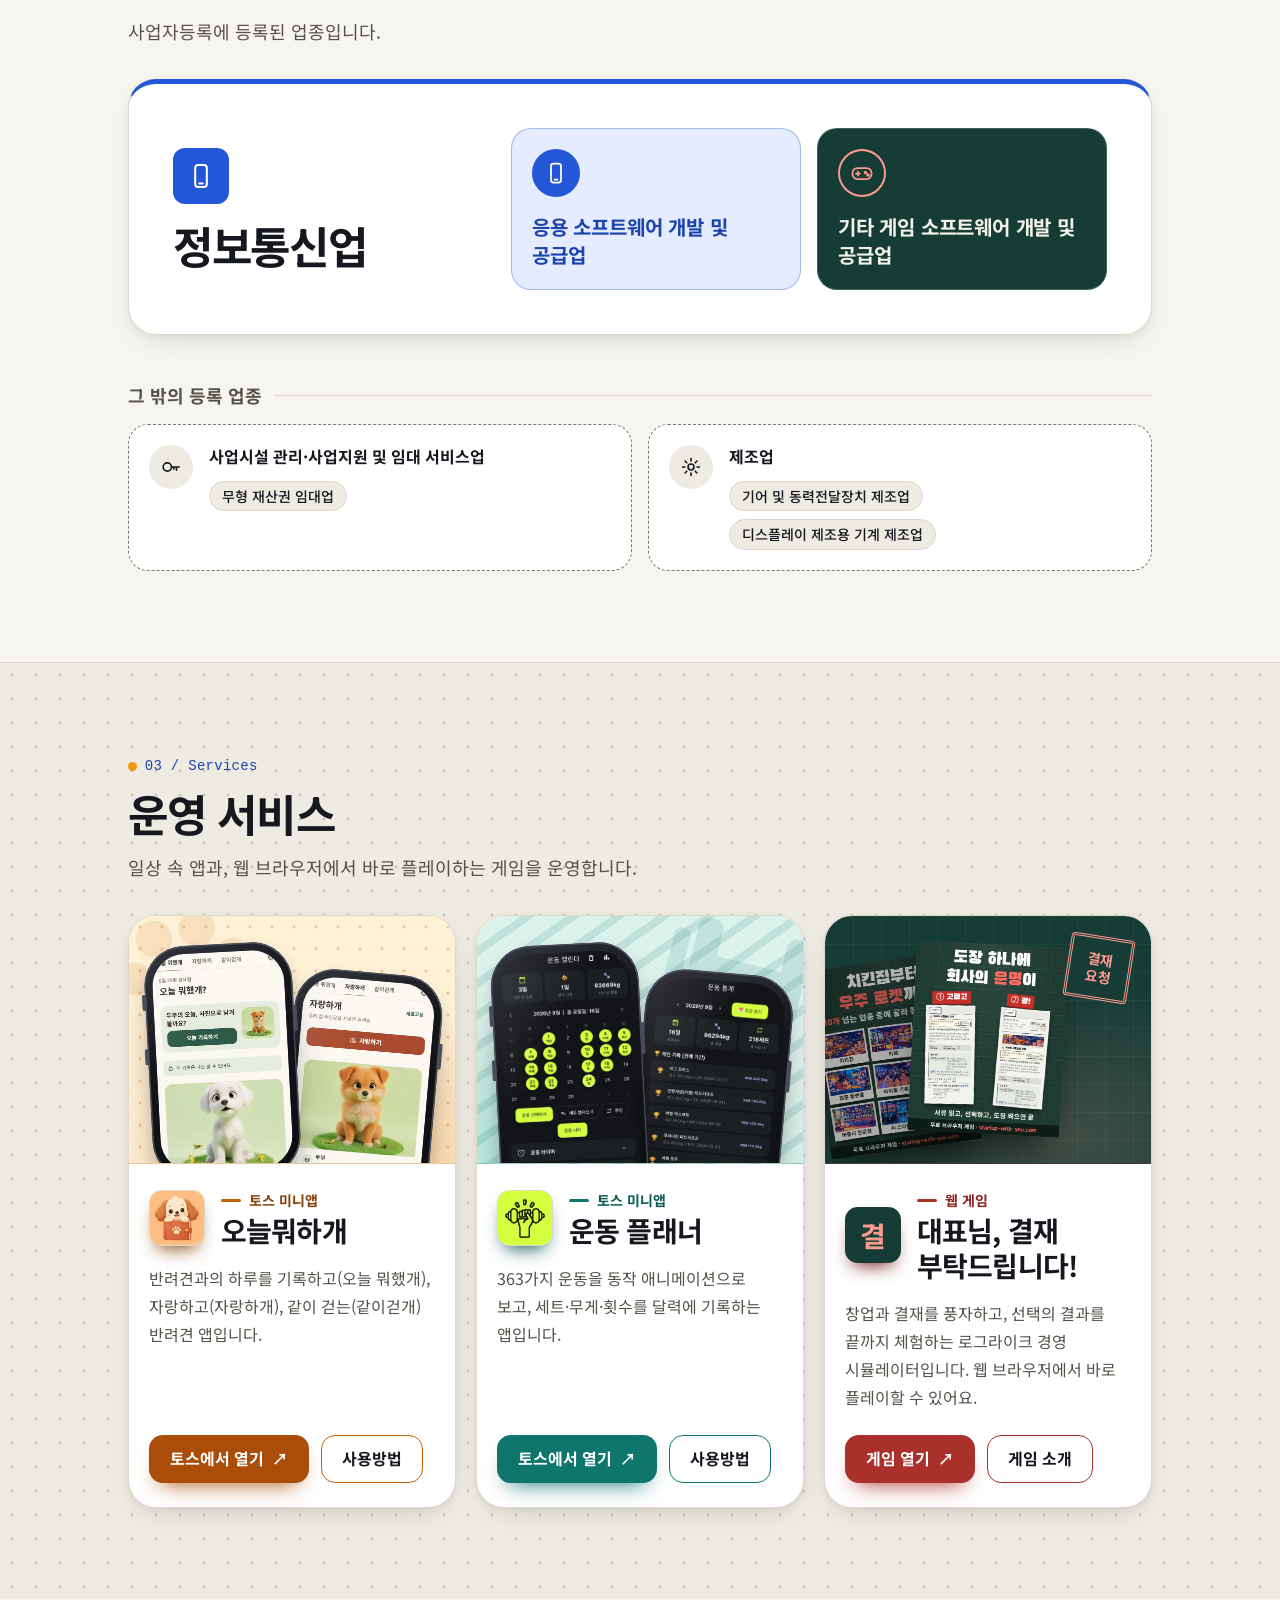
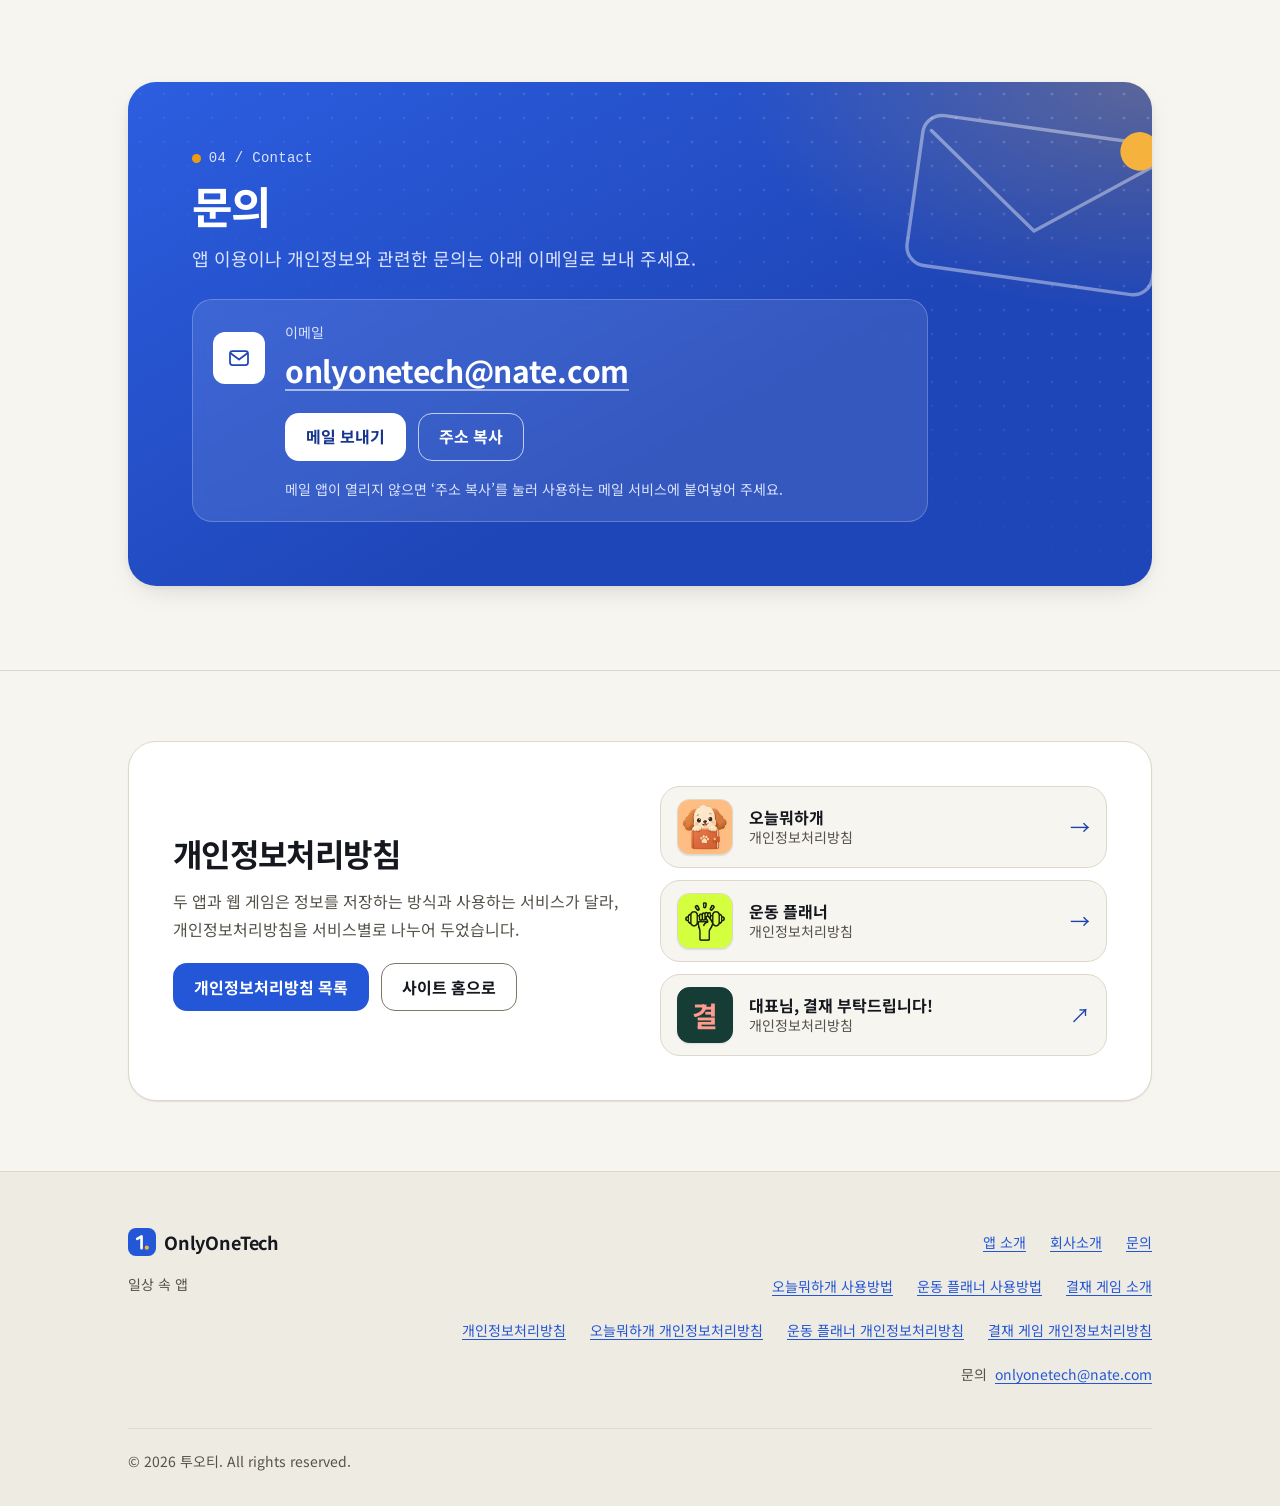
<file: company.html>
<!doctype html>
<html lang="ko">
<head>
<meta charset="utf-8">
<meta name="viewport" content="width=device-width, initial-scale=1">
<title>회사소개 - OnlyOneTech</title>
<meta name="description" content="투오티(OnlyOneTech)의 회사 개요와 사업 분야, 운영 서비스인 오늘뭐하개·운동 플래너·대표님 결재 부탁드립니다!를 소개합니다.">
<!-- canonical / og:url: 공개 주소가 확정되고 소유자가 확인한 뒤에 추가하세요 (확인 전에는 주소를 적지 않음) -->
<meta name="color-scheme" content="light dark">
<meta name="theme-color" content="#f7f5ef" media="(prefers-color-scheme: light)">
<meta name="theme-color" content="#0e1118" media="(prefers-color-scheme: dark)">
<meta property="og:type" content="website">
<meta property="og:locale" content="ko_KR">
<meta property="og:site_name" content="OnlyOneTech">
<meta property="og:title" content="회사소개 - OnlyOneTech">
<meta property="og:description" content="투오티(OnlyOneTech)의 회사 개요와 사업 분야, 운영 서비스를 소개합니다.">
<!-- og:image / JSON-LD logo: 소유자가 직접 준비한 1200x630 PNG가 생기면 og:image 메타와 JSON-LD "logo"를 추가하세요 (지금은 추가하지 않음) -->
<link rel="icon" href="data:image/svg+xml,%3Csvg xmlns='http://www.w3.org/2000/svg' viewBox='0 0 32 32'%3E%3Crect width='32' height='32' rx='9' fill='%232456d8'/%3E%3Cpath d='M10.5 12.5 15.5 9.5v13.5' fill='none' stroke='%23fff' stroke-width='3' stroke-linecap='round' stroke-linejoin='round'/%3E%3Ccircle cx='21.5' cy='22.5' r='2.4' fill='%23f5b23c'/%3E%3C/svg%3E">
<script type="application/ld+json">{"@context":"https://schema.org","@type":"Organization","name":"투오티","alternateName":"OnlyOneTech","email":"onlyonetech@nate.com","description":"일상 속 앱","foundingDate":"2021-03-02","address":{"@type":"PostalAddress","addressLocality":"대전광역시","addressCountry":"KR"}}</script>
<script>try{var t=localStorage.getItem('oot-theme');if(t==='light'||t==='dark')document.documentElement.setAttribute('data-theme',t)}catch(e){}</script>
<link rel="preconnect" href="https://fonts.googleapis.com">
<link rel="preconnect" href="https://fonts.gstatic.com" crossorigin>
<link rel="stylesheet" href="https://fonts.googleapis.com/css2?family=Noto+Sans+KR:wght@400;500;700&display=swap" media="print" onload="this.media='all'">
<noscript><link rel="stylesheet" href="https://fonts.googleapis.com/css2?family=Noto+Sans+KR:wght@400;500;700&display=swap"></noscript>
<link rel="stylesheet" href="style.css">
<link rel="stylesheet" href="home.css">
<link rel="stylesheet" href="company.css">
</head>
<body>
<a class="skip-link" href="#main">본문으로 건너뛰기</a>

<!-- 아이콘 스프라이트 (단색 픽토그램, OS 이모지 대신 사용) -->
<svg class="sprite" width="0" height="0" aria-hidden="true" focusable="false">
  <symbol id="i-paw" viewBox="0 0 32 32">
    <ellipse cx="16" cy="21.5" rx="7.5" ry="6" fill="currentColor"/>
    <circle cx="6.8" cy="15" r="3" fill="currentColor"/>
    <circle cx="12" cy="8.8" r="3.3" fill="currentColor"/>
    <circle cx="20" cy="8.8" r="3.3" fill="currentColor"/>
    <circle cx="25.2" cy="15" r="3" fill="currentColor"/>
  </symbol>
  <symbol id="i-dumbbell" viewBox="0 0 32 32">
    <rect x="9" y="14.5" width="14" height="3" rx="1.5" fill="currentColor"/>
    <rect x="5.5" y="8" width="4.5" height="16" rx="1.8" fill="currentColor"/>
    <rect x="22" y="8" width="4.5" height="16" rx="1.8" fill="currentColor"/>
    <rect x="1.5" y="11" width="3" height="10" rx="1.2" fill="currentColor"/>
    <rect x="27.5" y="11" width="3" height="10" rx="1.2" fill="currentColor"/>
  </symbol>
  <symbol id="co-i-app" viewBox="0 0 24 24"><rect x="7" y="2.5" width="10" height="19" rx="2.6"/><path d="M10.5 18.5h3"/></symbol>
  <symbol id="co-i-game" viewBox="0 0 24 24"><rect x="2.5" y="7" width="19" height="11" rx="5"/><path d="M8 10.5v4M6 12.5h4"/><circle cx="15.5" cy="11.5" r="0.9"/><circle cx="18" cy="14" r="0.9"/></symbol>
  <symbol id="co-i-key" viewBox="0 0 24 24"><circle cx="8" cy="12" r="4.5"/><path d="M12.5 12H21M18 12v3.5M15 12v2.5"/></symbol>
  <symbol id="co-i-gear" viewBox="0 0 24 24"><circle cx="12" cy="12" r="3.2"/><path d="M12 2.8v2.6M12 18.6v2.6M2.8 12h2.6M18.6 12h2.6M5.5 5.5l1.9 1.9M16.6 16.6l1.9 1.9M5.5 18.5l1.9-1.9M16.6 7.4l1.9-1.9"/></symbol>
  <symbol id="co-i-doc" viewBox="0 0 24 24"><path d="M6.5 2.8h7.8l4.2 4.2v13.2a1 1 0 0 1-1 1H6.5a1 1 0 0 1-1-1V3.8a1 1 0 0 1 1-1Z"/><path d="M14 2.8V7h4.5M8.5 12h7M8.5 15.5h7"/></symbol>
</svg>

<header class="site-header">
  <div class="container site-header__inner">
    <a class="brand" href="index.html" aria-label="OnlyOneTech 홈">
      <svg class="brand__mark" viewBox="0 0 32 32" width="28" height="28" aria-hidden="true" focusable="false"><rect width="32" height="32" rx="9"/><path d="M10.5 12.5 15.5 9.5v13.5"/><circle cx="21.5" cy="22.5" r="2.4"/></svg>
      <span class="brand__name">OnlyOneTech</span>
    </a>
    <nav class="site-nav" aria-label="주요 메뉴">
      <ul class="site-nav__list">
        <li class="site-nav__group">
          <a href="index.html#apps" data-subnav-link>앱</a>
          <button type="button" class="site-nav__toggle" aria-expanded="false" aria-controls="site-subnav" hidden>앱</button>
        </li>
        <li><a href="company.html" aria-current="page">회사소개</a></li>
        <li><a href="index.html#contact">문의</a></li>
        <li><a href="privacy.html">개인정보처리방침</a></li>
      </ul>
    </nav>
    <button type="button" class="theme-toggle" data-theme-cycle data-state="system" aria-label="화면 테마 바꾸기" title="화면 테마 바꾸기" hidden>
      <svg class="theme-toggle__ico theme-toggle__ico--light" viewBox="0 0 24 24" aria-hidden="true" focusable="false"><circle cx="12" cy="12" r="4"/><path d="M12 3v2M12 19v2M3 12h2M19 12h2M5.6 5.6 7 7M17 17l1.4 1.4M5.6 18.4 7 17M17 7l1.4-1.4"/></svg>
      <svg class="theme-toggle__ico theme-toggle__ico--dark" viewBox="0 0 24 24" aria-hidden="true" focusable="false"><path d="M20 14.5A8 8 0 0 1 9.5 4 8 8 0 1 0 20 14.5Z"/></svg>
      <svg class="theme-toggle__ico theme-toggle__ico--system" viewBox="0 0 24 24" aria-hidden="true" focusable="false"><rect x="3" y="4" width="18" height="12" rx="2"/><path d="M8 20h8M12 16v4"/></svg>
    </button>
    <span class="visually-hidden" role="status" data-theme-status></span>
  </div>
  <nav class="site-subnav" id="site-subnav" aria-label="앱 하위 메뉴">
    <div class="container site-subnav__inner">
    <ul class="site-subnav__list" role="list">
      <li><a class="site-subnav__link" href="ohneul-guide.html">
        <img class="site-subnav__icon" src="img/icon-ohneul.webp" width="40" height="40" alt="" loading="lazy" decoding="async">
        <span class="site-subnav__text"><span class="site-subnav__name">오늘뭐하개</span><span class="site-subnav__desc">반려견 앱 · 사용방법</span></span>
      </a></li>
      <li><a class="site-subnav__link" href="workout-guide.html">
        <img class="site-subnav__icon" src="img/icon-workout.webp" width="40" height="40" alt="" loading="lazy" decoding="async">
        <span class="site-subnav__text"><span class="site-subnav__name">운동 플래너</span><span class="site-subnav__desc">운동 기록 앱 · 사용방법</span></span>
      </a></li>
      <li><a class="site-subnav__link" href="startup-intro.html">
        <span class="site-subnav__icon site-subnav__icon--game" aria-hidden="true">결</span>
        <span class="site-subnav__text"><span class="site-subnav__name">결재 게임</span><span class="site-subnav__desc">웹 게임 · 소개</span></span>
      </a></li>
    </ul>
    <a class="site-subnav__all" href="index.html#apps">앱 전체 보기 <span aria-hidden="true">→</span></a>
    </div>
  </nav>
</header>

<main id="main" class="co-page hm-page" tabindex="-1">

  <!-- ===== Hero: 브랜드 마크 + 서비스 3개 ===== -->
  <section class="hm-hero co-hero" aria-labelledby="co-title">
    <div class="container co-hero__inner">

      <div class="co-hero__head">
        <p class="hm-hero__eyebrow"><span class="hm-hero__eyebrow-dot" aria-hidden="true"></span>회사소개</p>
        <h1 id="co-title" class="co-hero__title"><span class="co-hero__ko">투오티</span><span class="visually-hidden"> · </span><span class="co-hero__en">OnlyOneTech</span></h1>
        <p class="co-hero__tagline">일상 속 앱을 만드는 OnlyOneTech</p>
        <p class="co-hero__lead">투오티는 대한민국 대전광역시 유성구에서 응용 소프트웨어와 게임 소프트웨어를 개발하고 공급하는 개인사업자입니다.</p>
        <div class="co-hero__actions">
          <a class="btn btn--primary" href="#services">운영 서비스 보기<svg class="hm-btn-ico" viewBox="0 0 24 24" aria-hidden="true" focusable="false"><path d="M12 5v14M6 13l6 6 6-6"/></svg></a>
          <a class="btn btn--ghost" href="#contact">문의하기</a>
        </div>
      </div>

      <div class="co-emblem" aria-hidden="true">
        <div class="co-emblem__in">
          <span class="co-emblem__disc"></span>
          <span class="co-emblem__orbit"></span>
          <svg class="co-emblem__mark" viewBox="0 0 32 32" focusable="false"><rect width="32" height="32" rx="9"/><path d="M10.5 12.5 15.5 9.5v13.5"/><circle cx="21.5" cy="22.5" r="2.4"/></svg>

          <span class="co-tile co-tile--a"><img src="img/icon-ohneul.webp" width="192" height="192" alt="" decoding="async"></span>
          <span class="co-tile co-tile--b"><img src="img/icon-workout.webp" width="192" height="192" alt="" decoding="async"></span>
          <span class="co-tile co-tile--c co-tile--game"><span class="co-tile__txt">결재</span></span>

          <div class="hm-float co-float co-float--a"><span><b>대전광역시 유성구</b>소재지</span></div>
          <div class="hm-float co-float co-float--b"><span><b>2021.03.02</b>개업</span></div>
        </div>
      </div>

    </div>
  </section>

  <!-- ===== 회사 개요 ===== -->
  <section id="overview" class="co-overview" aria-labelledby="overview-title">
    <div class="container">
      <div class="co-head">
        <p class="hm-eyebrow" aria-hidden="true">01 / Overview</p>
        <h2 id="overview-title" class="hm-h2">회사 개요</h2>
        <p class="hm-lead">사업자등록증 기준으로 공개하는 항목입니다.</p>
      </div>

      <div class="co-overview__grid">
        <dl class="info-list co-facts">
          <div class="info-list__row">
            <dt>상호</dt>
            <dd>투오티</dd>
          </div>
          <div class="info-list__row">
            <dt>서비스·브랜드 이름</dt>
            <dd>OnlyOneTech</dd>
          </div>
          <div class="info-list__row">
            <dt>사업자 구분</dt>
            <dd>개인사업자 (일반과세자)</dd>
          </div>
          <div class="info-list__row">
            <dt>개업연월일</dt>
            <dd><time datetime="2021-03-02">2021년 3월 2일</time></dd>
          </div>
          <div class="info-list__row">
            <dt>소재지</dt>
            <dd>대한민국 대전광역시 유성구</dd>
          </div>
          <div class="info-list__row">
            <dt>문의</dt>
            <dd><a href="mailto:onlyonetech@nate.com">onlyonetech@nate.com</a></dd>
          </div>
          <div class="info-list__row co-facts__wide">
            <dt>운영 서비스</dt>
            <dd>
              <ul class="co-facts__svcs" role="list">
                <li><img class="co-facts__ico" src="img/icon-ohneul.webp" width="192" height="192" alt="" loading="lazy" decoding="async">오늘뭐하개</li>
                <li><img class="co-facts__ico" src="img/icon-workout.webp" width="192" height="192" alt="" loading="lazy" decoding="async">운동 플래너</li>
                <li><span class="co-facts__ico co-facts__ico--game" aria-hidden="true">결</span>대표님 결재 부탁드립니다!</li>
              </ul>
            </dd>
          </div>
          <!-- 대표자 성명·사업자등록번호·상세 주소는 소유자가 공개를 승인하면 이 표에 추가 (지금은 추가 금지) -->
        </dl>

        <div class="co-since" aria-hidden="true">
          <svg class="co-since__mark" viewBox="0 0 32 32" focusable="false"><rect width="32" height="32" rx="9"/><path d="M10.5 12.5 15.5 9.5v13.5"/><circle cx="21.5" cy="22.5" r="2.4"/></svg>
          <div class="co-since__txt">
            <p class="co-since__year">2021</p>
            <p class="co-since__cap">3월 2일 개업</p>
          </div>
        </div>
      </div>
    </div>
  </section>

  <!-- ===== 사업 분야 ===== -->
  <section id="business" class="co-biz" aria-labelledby="biz-title">
    <div class="container">
      <div class="co-head">
        <p class="hm-eyebrow" aria-hidden="true">02 / Business</p>
        <h2 id="biz-title" class="hm-h2">사업 분야</h2>
        <p class="hm-lead">사업자등록에 등록된 업종입니다.</p>
      </div>

      <div class="co-biz__main">
        <div class="co-biz__cat">
          <span class="co-biz__catico" aria-hidden="true"><svg viewBox="0 0 24 24" focusable="false"><use href="#co-i-app"/></svg></span>
          <h3 class="co-biz__catname">정보통신업</h3>
        </div>
        <ul class="co-biz__items" role="list">
          <li class="co-biz__item co-biz__item--app">
            <span class="co-biz__itemico" aria-hidden="true"><svg viewBox="0 0 24 24" focusable="false"><use href="#co-i-app"/></svg></span>
            <span class="co-biz__itemname">응용 소프트웨어 개발 및 공급업</span>
          </li>
          <li class="co-biz__item co-biz__item--game">
            <span class="co-biz__itemico" aria-hidden="true"><svg viewBox="0 0 24 24" focusable="false"><use href="#co-i-game"/></svg></span>
            <span class="co-biz__itemname">기타 게임 소프트웨어 개발 및 공급업</span>
          </li>
        </ul>
      </div>

      <div class="co-biz__other">
        <h3 class="co-biz__othertitle">그 밖의 등록 업종</h3>
        <ul class="co-biz__othergrid" role="list">
          <li class="co-biz__othercard">
            <span class="co-biz__otherico" aria-hidden="true"><svg viewBox="0 0 24 24" focusable="false"><use href="#co-i-key"/></svg></span>
            <div>
              <h4 class="co-biz__othername">사업시설 관리·사업지원 및 임대 서비스업</h4>
              <ul class="chip-list" role="list" aria-label="사업시설 관리·사업지원 및 임대 서비스업 세부 업종">
                <li class="chip">무형 재산권 임대업</li>
              </ul>
            </div>
          </li>
          <li class="co-biz__othercard">
            <span class="co-biz__otherico" aria-hidden="true"><svg viewBox="0 0 24 24" focusable="false"><use href="#co-i-gear"/></svg></span>
            <div>
              <h4 class="co-biz__othername">제조업</h4>
              <ul class="chip-list" role="list" aria-label="제조업 세부 업종">
                <li class="chip">기어 및 동력전달장치 제조업</li>
                <li class="chip">디스플레이 제조용 기계 제조업</li>
              </ul>
            </div>
          </li>
        </ul>
      </div>
    </div>
  </section>

  <!-- ===== 운영 서비스 ===== -->
  <section id="services" class="co-services" aria-labelledby="svc-title">
    <div class="container">
      <div class="co-head">
        <p class="hm-eyebrow" aria-hidden="true">03 / Services</p>
        <h2 id="svc-title" class="hm-h2">운영 서비스</h2>
        <p class="hm-lead">일상 속 앱과, 웹 브라우저에서 바로 플레이하는 게임을 운영합니다.</p>
      </div>

      <ul class="co-svc-grid" role="list">

        <!-- 오늘뭐하개 -->
        <li>
          <article class="co-svc co-svc--today accent--today" aria-labelledby="svc-today">
            <div class="co-svc__vis">
              <svg class="co-svc__deco" viewBox="0 0 32 32" aria-hidden="true" focusable="false"><use href="#i-paw"/></svg>
              <figure class="hm-phone co-svc__ph co-svc__ph--f"><span class="hm-phone__screen"><img src="img/ohneul-2.webp" width="520" height="857" loading="lazy" decoding="async" alt="오늘뭐하개 홈 화면"></span></figure>
              <figure class="hm-phone co-svc__ph co-svc__ph--b"><span class="hm-phone__screen"><img src="img/ohneul-6.webp" width="520" height="857" loading="lazy" decoding="async" alt="오늘뭐하개 자랑하개 피드 화면"></span></figure>
            </div>
            <div class="co-svc__body">
              <div class="co-svc__head">
                <img class="app-icon app-icon--md" src="img/icon-ohneul.webp" width="192" height="192" alt="" loading="lazy" decoding="async">
                <div>
                  <p class="co-svc__tag">토스 미니앱</p>
                  <h3 id="svc-today" class="co-svc__title">오늘뭐하개</h3>
                </div>
              </div>
              <p class="co-svc__desc">반려견과의 하루를 기록하고(오늘 뭐했개), 자랑하고(자랑하개), 같이 걷는(같이걷개) 반려견 앱입니다.</p>
              <div class="co-svc__actions">
                <a class="btn btn--primary btn--ext" href="https://tossminiapp.com/s/ZoPRP8Xx" target="_blank" rel="noopener">토스에서 열기<span class="visually-hidden"> (새 창)</span></a>
                <a class="btn btn--ghost" href="ohneul-guide.html" aria-label="오늘뭐하개 사용방법 보기">사용방법</a>
              </div>
            </div>
          </article>
        </li>

        <!-- 운동 플래너 -->
        <li>
          <article class="co-svc co-svc--fit accent--fit" aria-labelledby="svc-fit">
            <div class="co-svc__vis">
              <svg class="co-svc__deco" viewBox="0 0 32 32" aria-hidden="true" focusable="false"><use href="#i-dumbbell"/></svg>
              <figure class="hm-phone co-svc__ph co-svc__ph--f"><span class="hm-phone__screen"><img src="img/workout-1.webp" width="675" height="1412" loading="lazy" decoding="async" alt="운동 플래너 운동 캘린더 화면"></span></figure>
              <figure class="hm-phone co-svc__ph co-svc__ph--b"><span class="hm-phone__screen"><img src="img/workout-5.webp" width="675" height="1412" loading="lazy" decoding="async" alt="운동 플래너 운동 통계 화면"></span></figure>
            </div>
            <div class="co-svc__body">
              <div class="co-svc__head">
                <img class="app-icon app-icon--md" src="img/icon-workout.webp" width="192" height="192" alt="" loading="lazy" decoding="async">
                <div>
                  <p class="co-svc__tag">토스 미니앱</p>
                  <h3 id="svc-fit" class="co-svc__title">운동 플래너</h3>
                </div>
              </div>
              <p class="co-svc__desc">363가지 운동을 동작 애니메이션으로 보고, 세트·무게·횟수를 달력에 기록하는 앱입니다.</p>
              <div class="co-svc__actions">
                <a class="btn btn--primary btn--ext" href="https://tossminiapp.com/s/D9om185s" target="_blank" rel="noopener">토스에서 열기<span class="visually-hidden"> (새 창)</span></a>
                <a class="btn btn--ghost" href="workout-guide.html" aria-label="운동 플래너 사용방법 보기">사용방법</a>
              </div>
            </div>
          </article>
        </li>

        <!-- 대표님, 결재 부탁드립니다! -->
        <li>
          <article class="co-svc co-svc--game" aria-labelledby="svc-game">
            <div class="co-svc__vis">
              <img class="co-svc__paper co-svc__paper--back" src="img/game-promo-industries.webp" width="1080" height="1350" loading="lazy" decoding="async" alt="">
              <img class="co-svc__paper co-svc__paper--front" src="img/game-promo-stamp.webp" width="1080" height="1350" loading="lazy" decoding="async" alt="결재 요청서에 붉은 도장을 찍는 게임 홍보 이미지">
              <span class="co-svc__seal" aria-hidden="true">결재<br>요청</span>
            </div>
            <div class="co-svc__body">
              <div class="co-svc__head">
                <span class="app-icon app-icon--md app-icon--game" aria-hidden="true">결</span>
                <div>
                  <p class="co-svc__tag">웹 게임</p>
                  <h3 id="svc-game" class="co-svc__title">대표님, 결재 부탁드립니다!</h3>
                </div>
              </div>
              <p class="co-svc__desc">창업과 결재를 풍자하고, 선택의 결과를 끝까지 체험하는 로그라이크 경영 시뮬레이터입니다. 웹 브라우저에서 바로 플레이할 수 있어요.</p>
              <div class="co-svc__actions">
                <a class="btn btn--primary btn--ext" href="https://startup-with-you.com/" target="_blank" rel="noopener">게임 열기<span class="visually-hidden"> (새 창)</span></a>
                <a class="btn btn--ghost" href="startup-intro.html" aria-label="대표님, 결재 부탁드립니다! 게임 소개 보기">게임 소개</a>
              </div>
            </div>
          </article>
        </li>

      </ul>
    </div>
  </section>

  <!-- ===== 문의 ===== -->
  <section id="contact" class="hm-contact" aria-labelledby="contact-title">
    <div class="container">
      <div class="hm-contact__panel">
        <svg class="hm-contact__deco" viewBox="0 0 200 140" aria-hidden="true" focusable="false"><rect x="10" y="20" width="180" height="110" rx="14"/><path d="m16 32 84 62 84-62"/><circle class="dot" cx="168" cy="26" r="14"/></svg>
        <div class="hm-contact__head">
          <p class="hm-eyebrow" aria-hidden="true">04 / Contact</p>
          <h2 id="contact-title" class="hm-h2">문의</h2>
          <p class="hm-lead">앱 이용이나 개인정보와 관련한 문의는 아래 이메일로 보내 주세요.</p>
        </div>
        <div class="contact-card">
          <span class="contact-card__icon" aria-hidden="true"><svg viewBox="0 0 24 24" focusable="false"><rect x="3" y="5" width="18" height="14" rx="2.5"/><path d="m4 7.5 8 6 8-6"/></svg></span>
          <div class="contact-card__body">
            <p class="contact-card__label">이메일</p>
            <p class="contact-card__email"><a href="mailto:onlyonetech@nate.com">onlyonetech@nate.com</a></p>
          </div>
          <div class="contact-card__actions">
            <a class="btn btn--primary" href="mailto:onlyonetech@nate.com?subject=%5B%EB%AC%B8%EC%9D%98%5D">메일 보내기</a>
            <button type="button" class="btn btn--ghost" data-copy-email="onlyonetech@nate.com" hidden>주소 복사</button>
          </div>
          <p class="contact-card__hint" data-copy-hint hidden>메일 앱이 열리지 않으면 &lsquo;주소 복사&rsquo;를 눌러 사용하는 메일 서비스에 붙여넣어 주세요.</p>
          <p class="contact-card__status" role="status" data-copy-status></p>
        </div>
      </div>
    </div>
  </section>

  <!-- ===== 개인정보처리방침 바로가기 ===== -->
  <section class="co-policy" aria-labelledby="policy-title">
    <div class="container">
      <div class="co-policy__box">
        <div class="co-policy__head">
          <h2 id="policy-title" class="co-policy__title">개인정보처리방침</h2>
          <p class="co-policy__lead">두 앱과 웹 게임은 정보를 저장하는 방식과 사용하는 서비스가 달라, 개인정보처리방침을 서비스별로 나누어 두었습니다.</p>
          <div class="co-policy__actions">
            <a class="btn btn--primary" href="privacy.html">개인정보처리방침 목록</a>
            <a class="btn btn--ghost" href="index.html">사이트 홈으로</a>
          </div>
        </div>
        <ul class="co-policy__list" role="list">
          <li>
            <a class="co-policy__link" href="privacy-ohneul.html">
              <img class="app-icon app-icon--md" src="img/icon-ohneul.webp" width="192" height="192" alt="" loading="lazy" decoding="async">
              <span class="co-policy__txt"><strong>오늘뭐하개</strong><small>개인정보처리방침</small></span>
              <span class="co-policy__go" aria-hidden="true">&rarr;</span>
            </a>
          </li>
          <li>
            <a class="co-policy__link" href="privacy-workout.html">
              <img class="app-icon app-icon--md" src="img/icon-workout.webp" width="192" height="192" alt="" loading="lazy" decoding="async">
              <span class="co-policy__txt"><strong>운동 플래너</strong><small>개인정보처리방침</small></span>
              <span class="co-policy__go" aria-hidden="true">&rarr;</span>
            </a>
          </li>
          <li>
            <a class="co-policy__link" href="https://startup-with-you.com/privacy.html" target="_blank" rel="noopener">
              <span class="app-icon app-icon--md app-icon--game" aria-hidden="true">결</span>
              <span class="co-policy__txt"><strong>대표님, 결재 부탁드립니다!</strong><small>개인정보처리방침<span class="visually-hidden"> (게임 사이트, 새 창)</span></small></span>
              <span class="co-policy__go" aria-hidden="true">&nearr;</span>
            </a>
          </li>
        </ul>
      </div>
    </div>
  </section>

</main>

<footer class="site-footer">
  <div class="container">
    <div class="site-footer__top">
      <div class="site-footer__about">
        <a class="brand" href="index.html" aria-label="OnlyOneTech 홈">
          <svg class="brand__mark" viewBox="0 0 32 32" width="28" height="28" aria-hidden="true" focusable="false"><rect width="32" height="32" rx="9"/><path d="M10.5 12.5 15.5 9.5v13.5"/><circle cx="21.5" cy="22.5" r="2.4"/></svg>
          <span class="brand__name">OnlyOneTech</span>
        </a>
        <p>일상 속 앱</p>
      </div>
      <div class="site-footer__links">
        <nav class="site-footer__nav" aria-label="푸터 메뉴">
          <ul>
            <li><a href="index.html#apps">앱 소개</a></li>
            <li><a href="company.html">회사소개</a></li>
            <li><a href="index.html#contact">문의</a></li>
          </ul>
          <ul>
            <li><a href="ohneul-guide.html">오늘뭐하개 사용방법</a></li>
            <li><a href="workout-guide.html">운동 플래너 사용방법</a></li>
            <li><a href="startup-intro.html">결재 게임 소개</a></li>
          </ul>
          <ul>
            <li><a href="privacy.html">개인정보처리방침</a></li>
            <li><a href="privacy-ohneul.html">오늘뭐하개 개인정보처리방침</a></li>
            <li><a href="privacy-workout.html">운동 플래너 개인정보처리방침</a></li>
            <li><a href="https://startup-with-you.com/privacy.html" target="_blank" rel="noopener">결재 게임 개인정보처리방침<span class="visually-hidden"> (새 창)</span></a></li>
          </ul>
        </nav>
        <p class="site-footer__contact">문의 <a href="mailto:onlyonetech@nate.com">onlyonetech@nate.com</a></p>
      </div>
    </div>
    <p class="site-footer__copy">&copy; 2026 투오티. All rights reserved.</p>
  </div>
</footer>

<script>
(function(){
  var root=document.documentElement, KEY='oot-theme';
  var btn=document.querySelector('[data-theme-cycle]');
  var live=document.querySelector('[data-theme-status]');
  if(!btn) return;
  var NAME={light:'라이트 모드',dark:'다크 모드',system:'시스템 설정'};
  var TO={light:'라이트 모드로',dark:'다크 모드로',system:'시스템 설정으로'};
  function current(){var t=root.getAttribute('data-theme');return (t==='light'||t==='dark')?t:'system';}
  function prefersDark(){try{return window.matchMedia('(prefers-color-scheme: dark)').matches;}catch(e){return false;}}
  function next(c){var o=prefersDark()?['system','light','dark']:['system','dark','light'];return o[(o.indexOf(c)+1)%3];}
  function sync(announce){
    var c=current(), label='화면 테마: '+NAME[c]+' (누르면 '+TO[next(c)]+' 변경)';
    btn.setAttribute('data-state',c);
    btn.setAttribute('aria-label',label);
    btn.setAttribute('title',label);
    if(announce&&live) live.textContent='화면 테마: '+NAME[c];
  }
  btn.addEventListener('click',function(){
    var v=next(current());
    if(v==='system') root.removeAttribute('data-theme'); else root.setAttribute('data-theme',v);
    try{ if(v==='system') localStorage.removeItem(KEY); else localStorage.setItem(KEY,v); }catch(e){}
    sync(true);
  });
  btn.hidden=false; sync(false);
})();
</script>
<script>
(function(){
  var b=document.querySelector('[data-copy-email]'), s=document.querySelector('[data-copy-status]'), h=document.querySelector('[data-copy-hint]');
  if(!b||!s||!navigator.clipboard) return;
  b.hidden=false; if(h) h.hidden=false;
  b.addEventListener('click',function(){
    navigator.clipboard.writeText(b.dataset.copyEmail).then(function(){
      s.textContent='이메일 주소를 복사했습니다.';
    },function(){ s.textContent='복사하지 못했습니다. 주소를 직접 선택해 주세요.'; });
    setTimeout(function(){ s.textContent=''; },2500);
  });
})();
</script>
<script src="nav.js"></script>
</body>
</html>
</file>
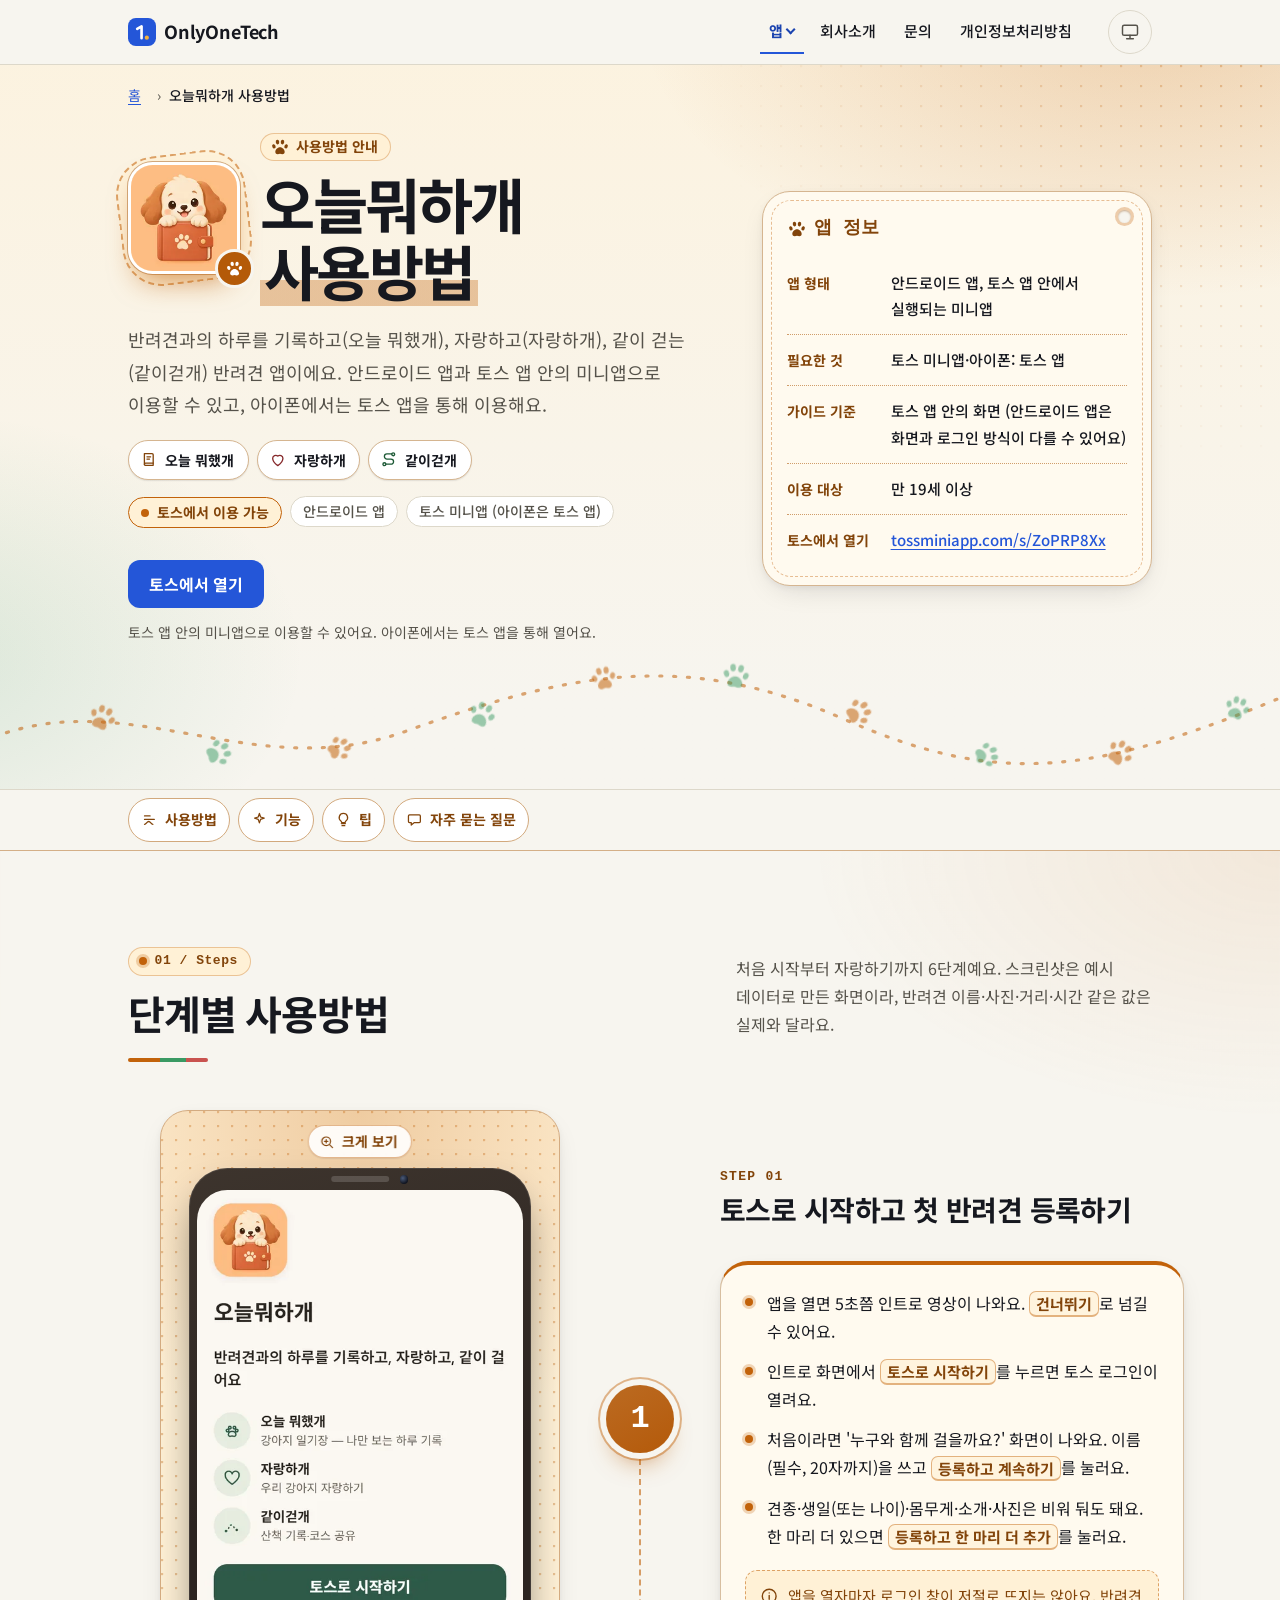
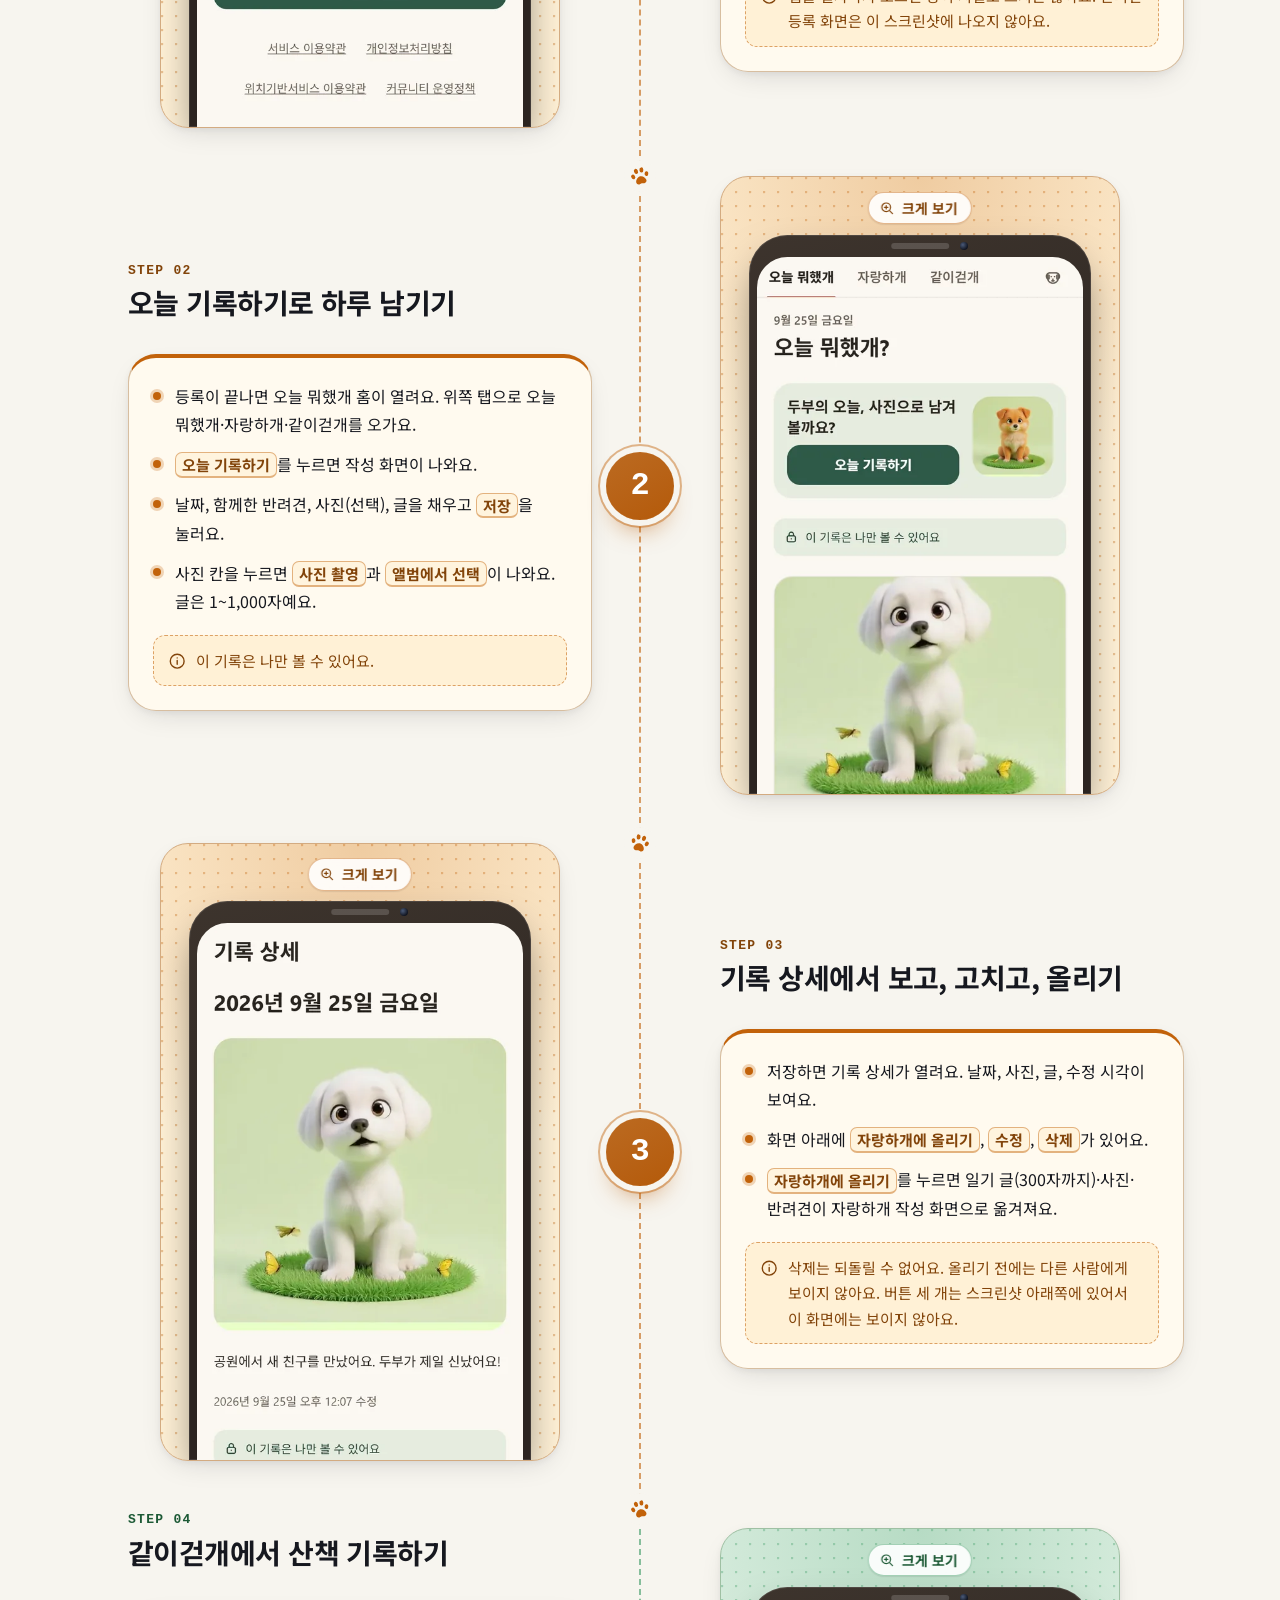
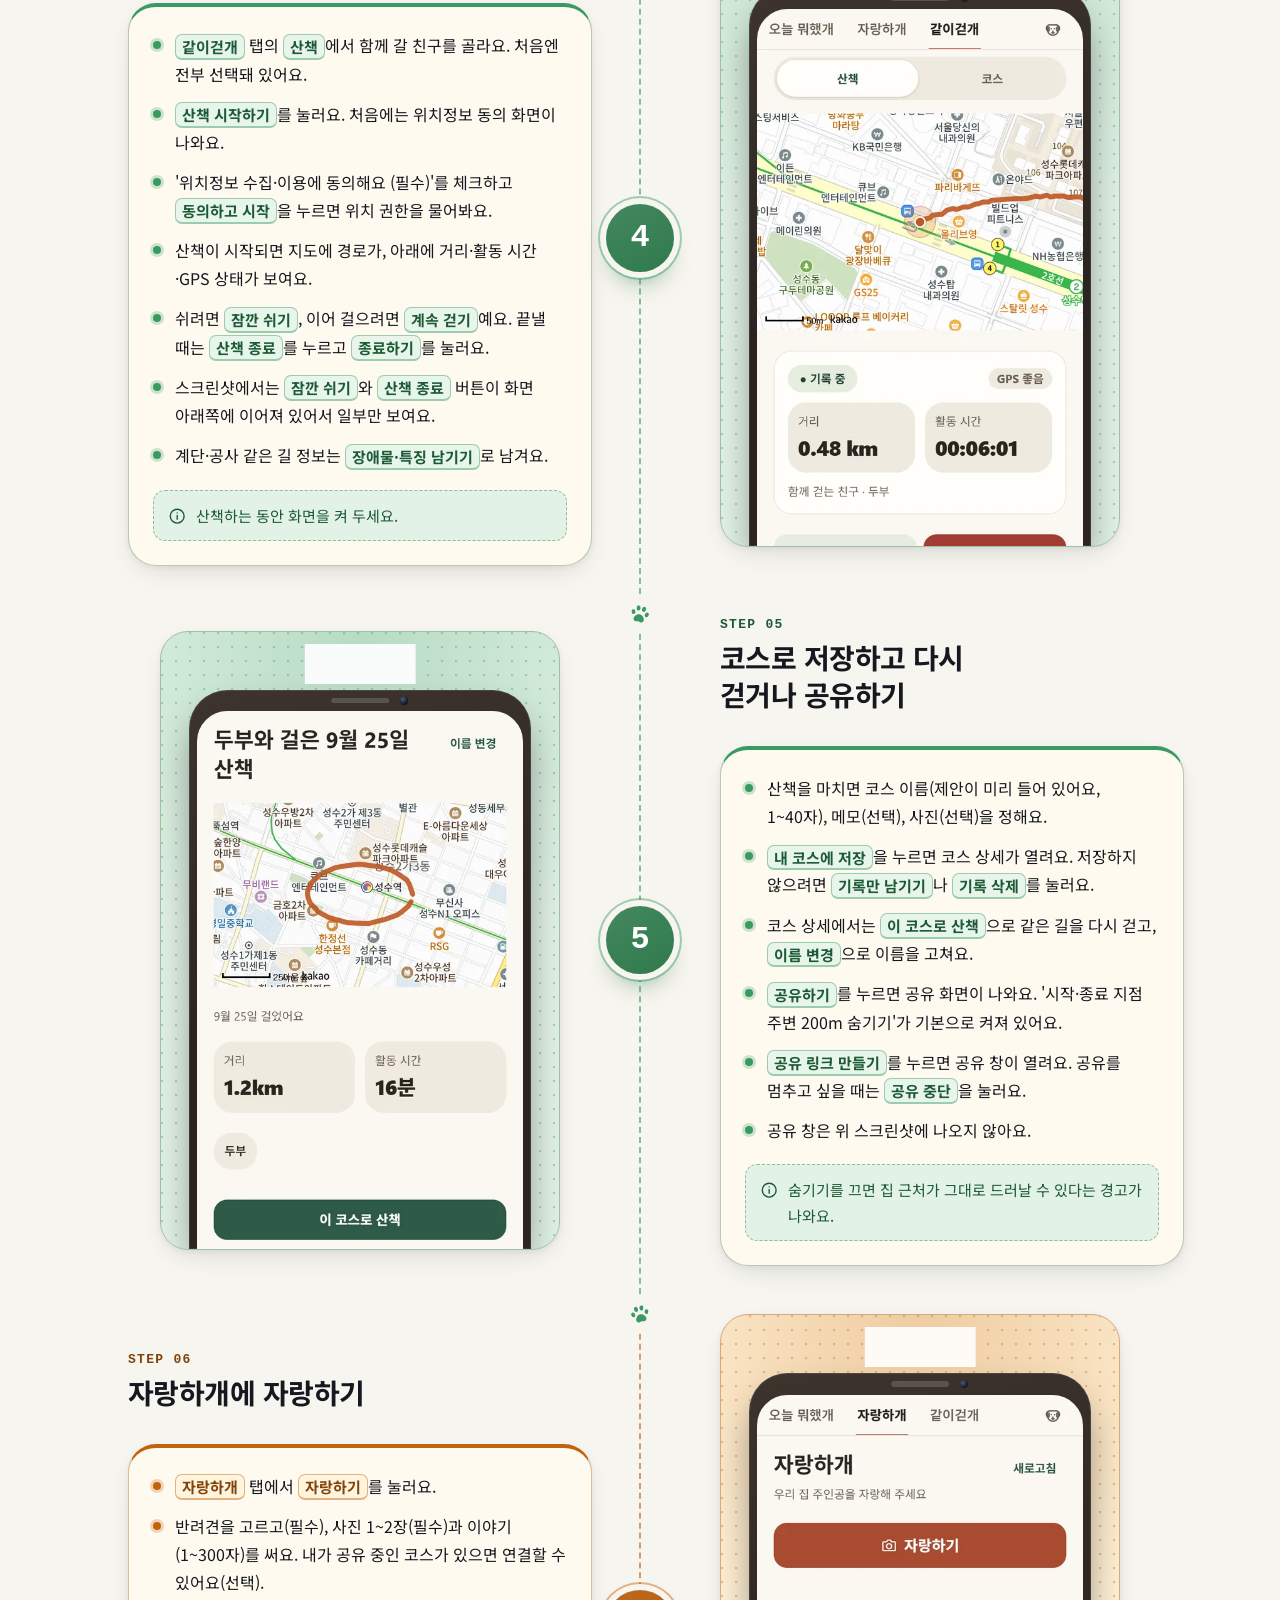
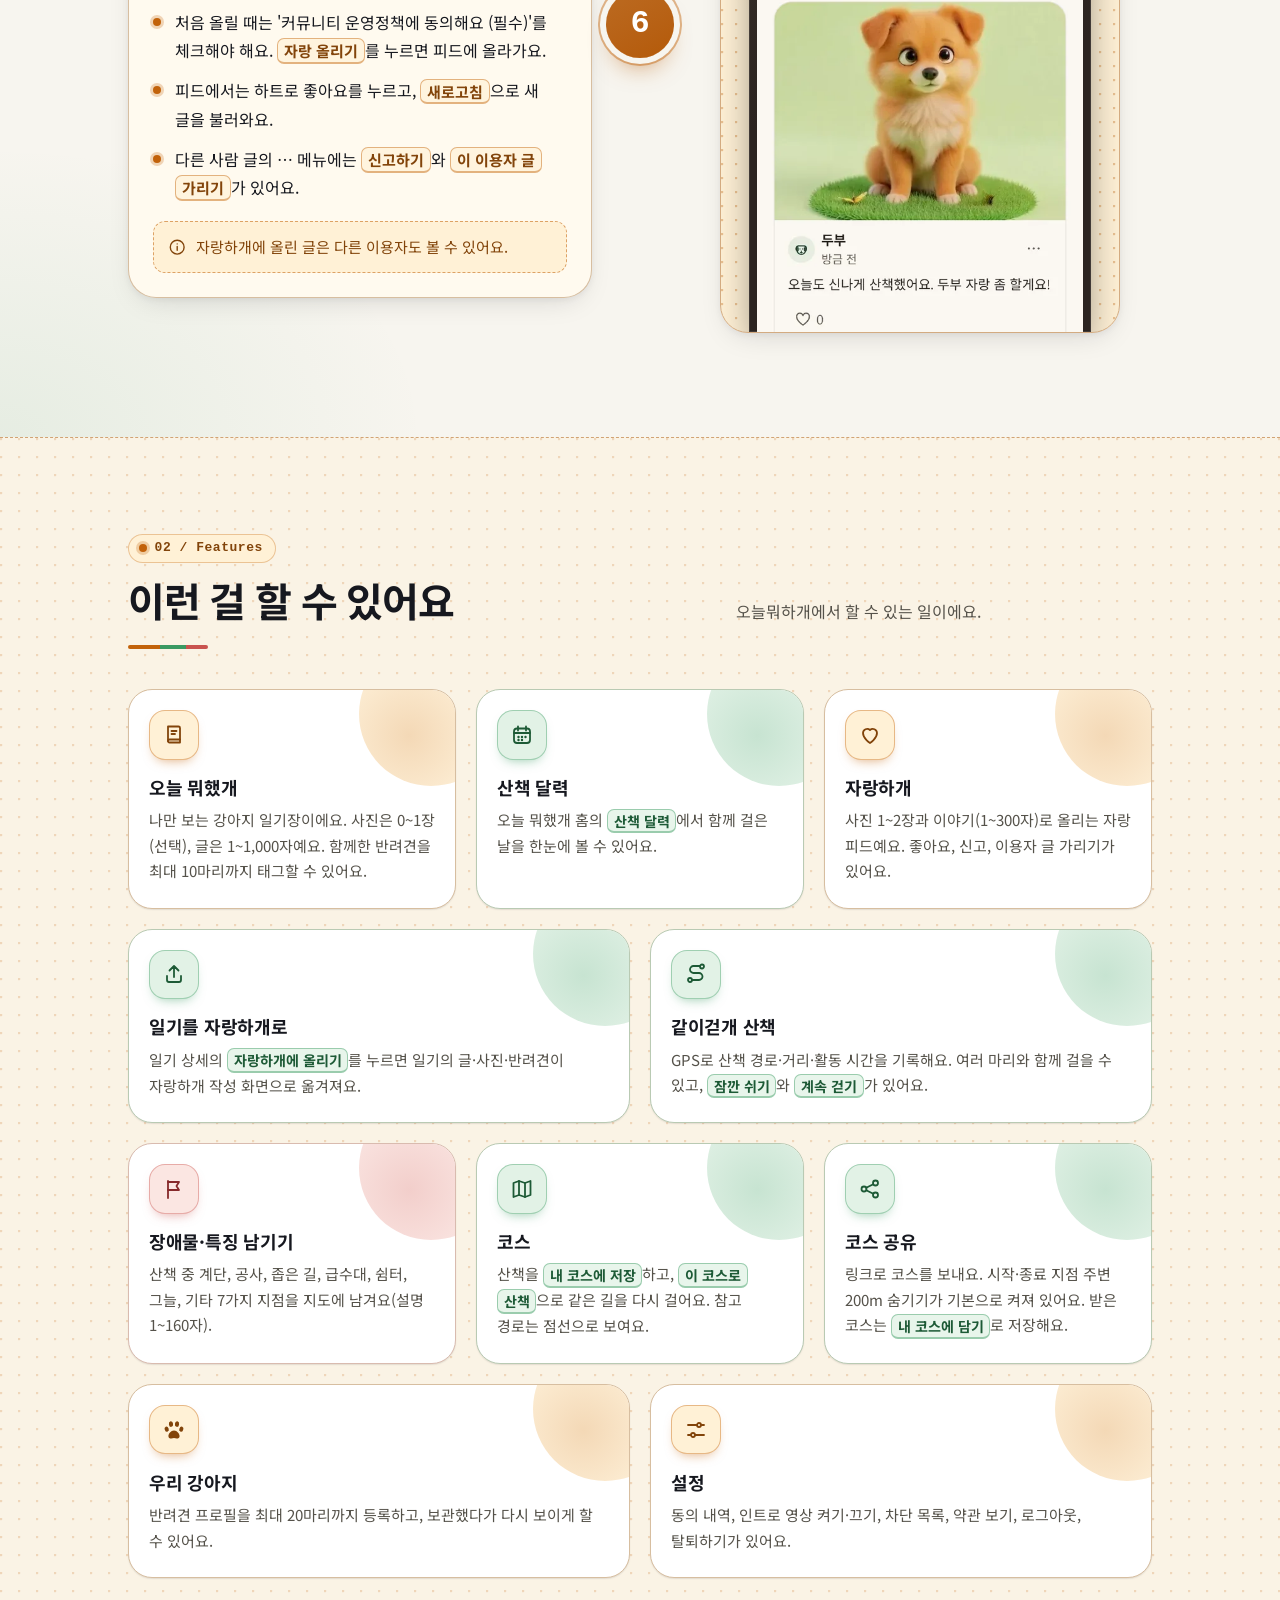
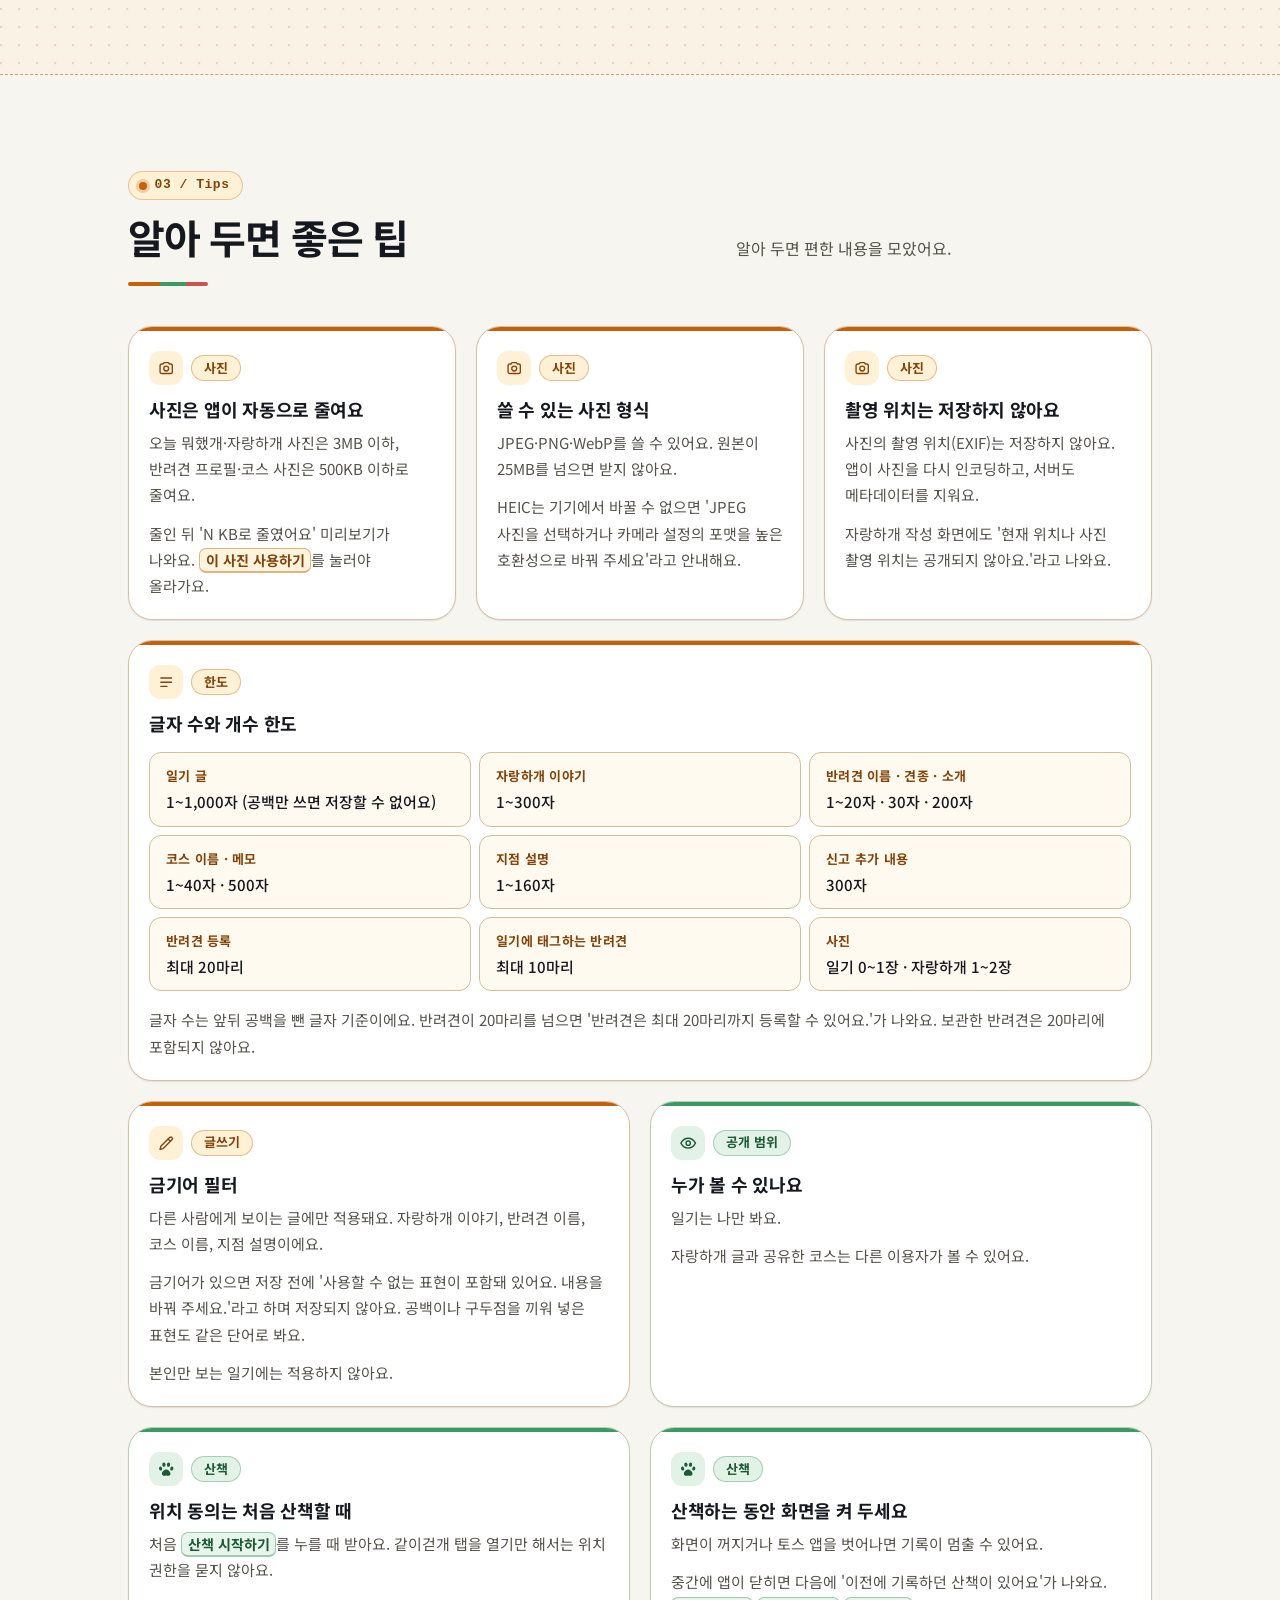
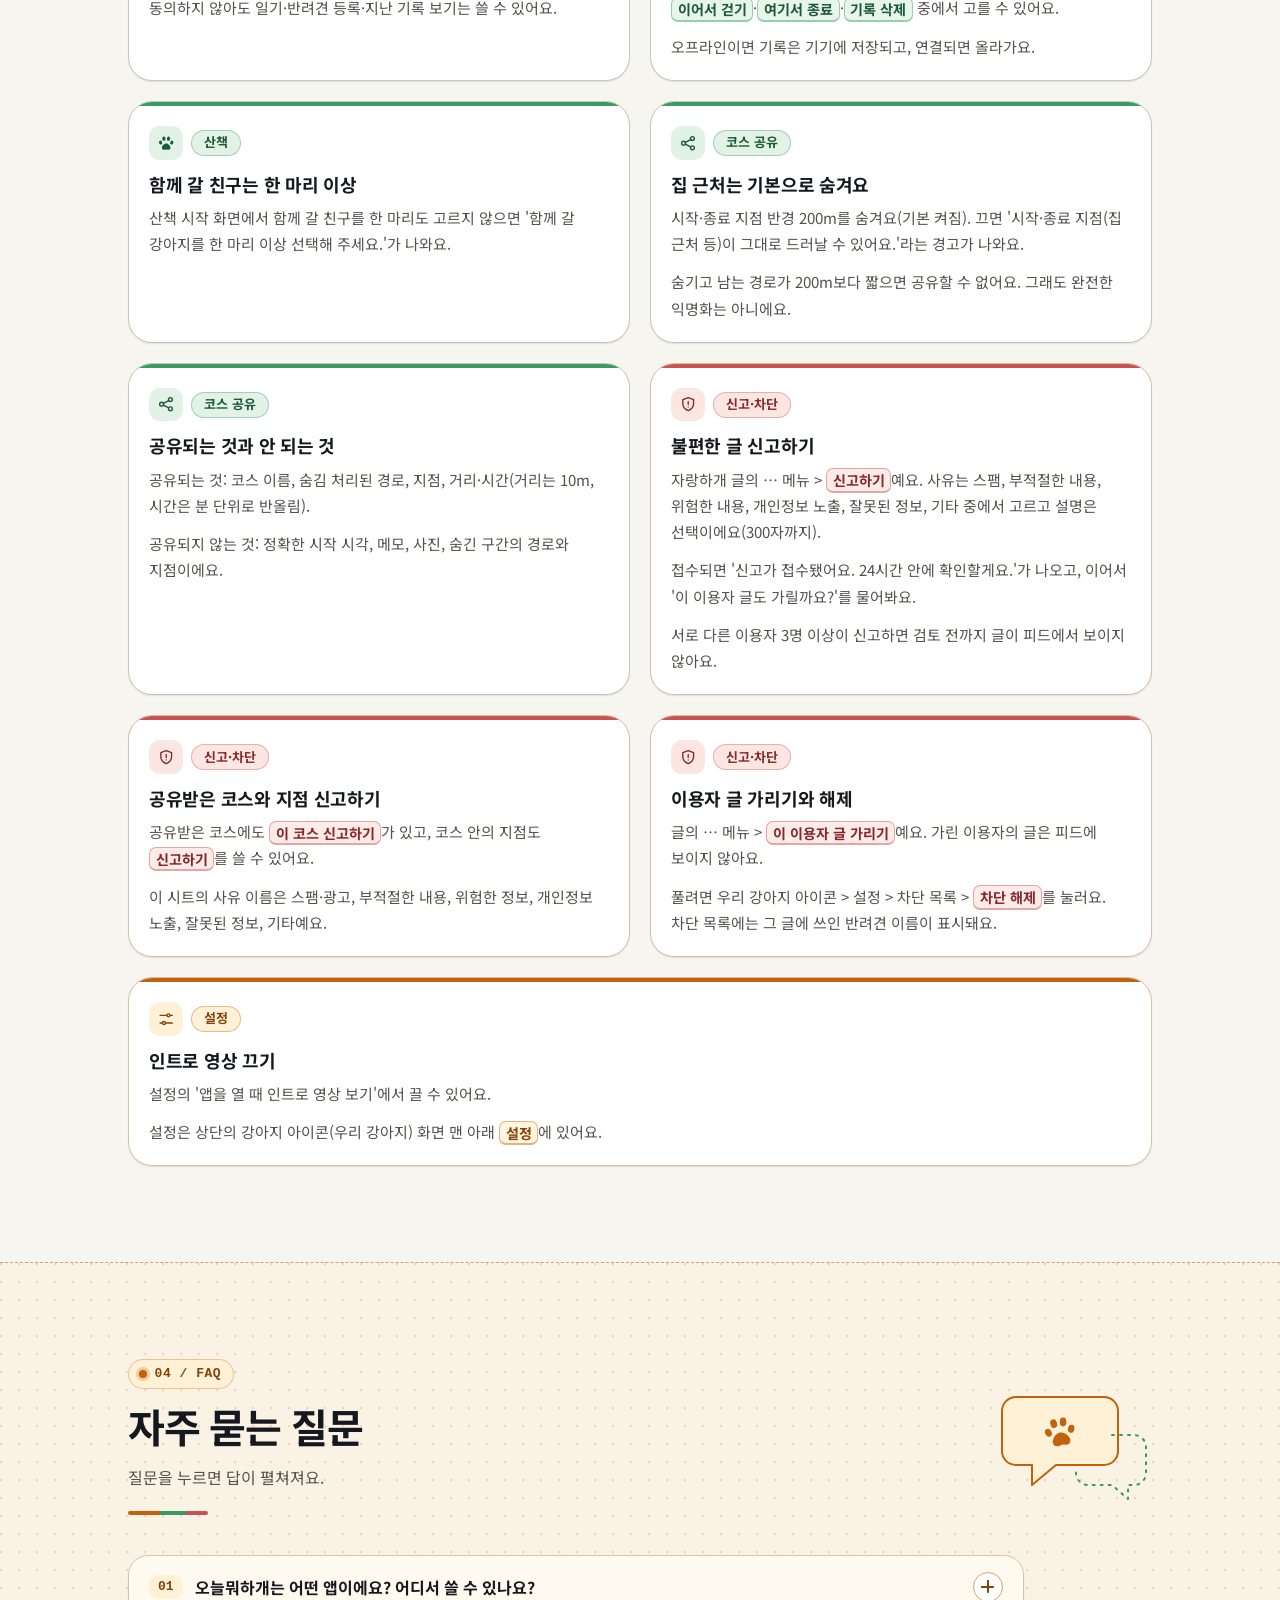
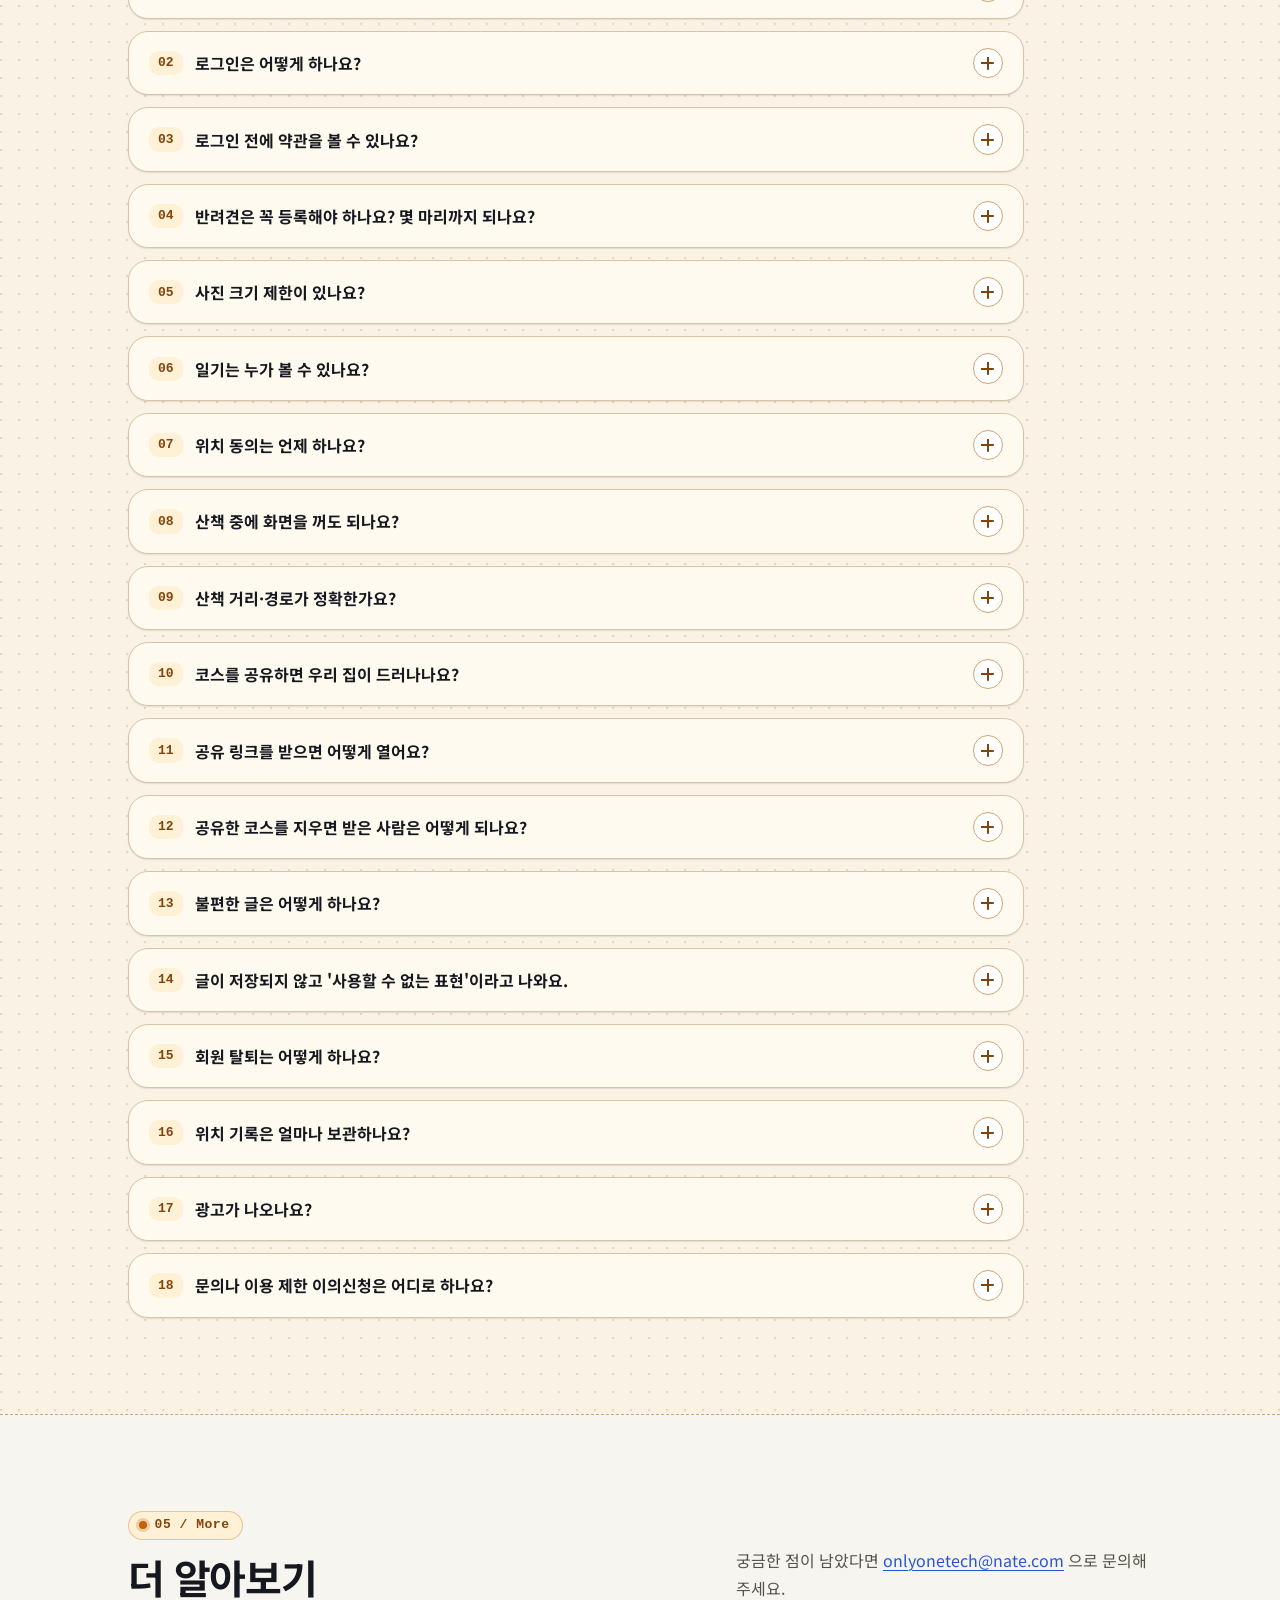
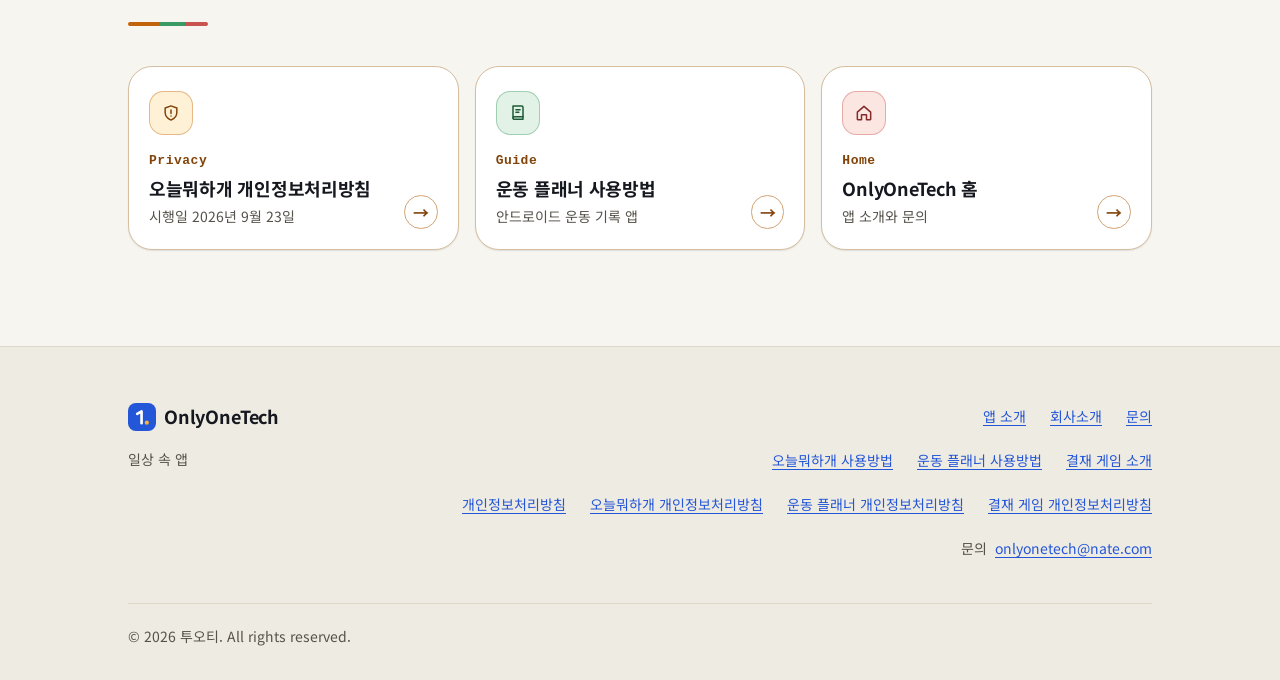
<file: ohneul-guide.html>
<!doctype html>
<html lang="ko">
<head>
<meta charset="utf-8">
<meta name="viewport" content="width=device-width, initial-scale=1">
<title>오늘뭐하개 사용방법 - OnlyOneTech</title>
<meta name="description" content="안드로이드 앱과 토스 앱 안의 미니앱으로 쓰는 반려견 앱 오늘뭐하개의 사용방법입니다. 반려견 등록, 일기 쓰기, 산책 기록, 코스 공유, 자랑하개까지 화면과 함께 단계별로 안내합니다.">
<!-- canonical / og:url: 공개 주소가 확정되고 소유자가 확인한 뒤에 추가하세요 (확인 전에는 주소를 적지 않음) -->
<meta name="color-scheme" content="light dark">
<meta name="theme-color" content="#f7f5ef" media="(prefers-color-scheme: light)">
<meta name="theme-color" content="#0e1118" media="(prefers-color-scheme: dark)">
<meta property="og:type" content="website">
<meta property="og:locale" content="ko_KR">
<meta property="og:site_name" content="OnlyOneTech">
<meta property="og:title" content="오늘뭐하개 사용방법 - OnlyOneTech">
<meta property="og:description" content="안드로이드 앱과 토스 앱 안의 미니앱으로 쓰는 반려견 앱 오늘뭐하개의 사용방법입니다. 반려견 등록, 일기 쓰기, 산책 기록, 코스 공유, 자랑하개까지 화면과 함께 단계별로 안내합니다.">
<link rel="icon" href="data:image/svg+xml,%3Csvg xmlns='http://www.w3.org/2000/svg' viewBox='0 0 32 32'%3E%3Crect width='32' height='32' rx='9' fill='%232456d8'/%3E%3Cpath d='M10.5 12.5 15.5 9.5v13.5' fill='none' stroke='%23fff' stroke-width='3' stroke-linecap='round' stroke-linejoin='round'/%3E%3Ccircle cx='21.5' cy='22.5' r='2.4' fill='%23f5b23c'/%3E%3C/svg%3E">
<script type="application/ld+json">{"@context":"https://schema.org","@type":"FAQPage","mainEntity":[{"@type":"Question","name":"오늘뭐하개는 어떤 앱이에요? 어디서 쓸 수 있나요?","acceptedAnswer":{"@type":"Answer","text":"안드로이드 앱과 토스 앱 안의 미니앱으로 이용할 수 있어요. 아이폰에서는 토스 앱을 통해 이용해요. 이 사용방법은 토스 앱 안의 화면을 기준으로 하고, 안드로이드 앱은 화면과 로그인 방식이 다를 수 있어요. 토스 앱 안에서 열려면 이 페이지 위쪽의 토스에서 열기 링크를 이용해 주세요."}},{"@type":"Question","name":"로그인은 어떻게 하나요?","acceptedAnswer":{"@type":"Answer","text":"인트로 화면에서 [토스로 시작하기]를 누르면 토스 로그인이 열려요. 앱을 열자마자 자동으로 열리지는 않아요. 약관 동의는 토스 로그인 과정에서 받아요. 이용자는 만 19세 이상이에요."}},{"@type":"Question","name":"로그인 전에 약관을 볼 수 있나요?","acceptedAnswer":{"@type":"Answer","text":"네. 인트로 화면 아래의 서비스 이용약관, 개인정보처리방침, 위치기반서비스 이용약관, 커뮤니티 운영정책 링크는 로그인 전에도 열려요. 개인정보처리방침은 이 사이트에서도 볼 수 있어요."}},{"@type":"Question","name":"반려견은 꼭 등록해야 하나요? 몇 마리까지 되나요?","acceptedAnswer":{"@type":"Answer","text":"처음 로그인하면 반려견을 등록하는 화면이 먼저 나와요. 이름만 필수예요. 최대 20마리까지 등록할 수 있어요. 보관한 반려견은 산책 상대로 고를 수 없지만, 우리 강아지들 화면의 '보관한 반려견'에서 [다시 보이기]로 되돌릴 수 있어요."}},{"@type":"Question","name":"사진 크기 제한이 있나요?","acceptedAnswer":{"@type":"Answer","text":"오늘 뭐했개와 자랑하개 사진은 3MB 이하로 자동 압축돼요. 반려견 프로필과 코스 사진은 500KB 이하로 자동 압축돼요. 원본이 25MB보다 크거나 JPEG·PNG·WebP가 아니면 다른 사진을 골라야 해요."}},{"@type":"Question","name":"일기는 누가 볼 수 있나요?","acceptedAnswer":{"@type":"Answer","text":"나만 볼 수 있어요. 일기 글과 사진에는 금기어 필터도 적용하지 않아요. 일기를 자랑하개에 올리면 그 글은 다른 이용자도 볼 수 있어요."}},{"@type":"Question","name":"위치 동의는 언제 하나요?","acceptedAnswer":{"@type":"Answer","text":"처음 [산책 시작하기]를 누를 때 위치정보 동의 화면이 나와요. 동의하면 휴대폰의 위치 권한도 물어봐요. 위치는 산책을 기록하는 동안에만 모아요. 수집 항목은 위도·경도, 기록 시각, 정확도예요. 동의하지 않아도 산책 기록을 뺀 다른 기능은 쓸 수 있어요."}},{"@type":"Question","name":"산책 중에 화면을 꺼도 되나요?","acceptedAnswer":{"@type":"Answer","text":"화면이 꺼지거나 토스 앱을 벗어나면 기록이 멈출 수 있어요. 앱이 '화면 켜두기 사용 중'을 보여 주니, 산책하는 동안 화면을 켜 두세요. 끊긴 구간은 이어 붙이지 않고 새 구간으로 이어져요. 앱이 닫혀도 지금까지 기록은 기기에 저장돼 다음에 이어서 할 수 있어요."}},{"@type":"Question","name":"산책 거리·경로가 정확한가요?","acceptedAnswer":{"@type":"Answer","text":"기기의 위치 신호에 따라 정확하지 않을 수 있어요. 다른 이용자가 남긴 장애물·특징 정보는 참고용이고, 현장 상황은 달라질 수 있다고 앱이 안내해요."}},{"@type":"Question","name":"코스를 공유하면 우리 집이 드러나나요?","acceptedAnswer":{"@type":"Answer","text":"시작·종료 지점 반경 200m를 기본으로 숨겨요. 그래도 주변 지형으로 위치를 짐작할 수 있어서 완전한 익명화는 아니라고 앱이 안내해요. 공유 화면에서 숨기기를 끌 수도 있지만, 끄면 경고가 나와요. 링크를 만든 뒤에도 [공유 중단]으로 멈출 수 있고, 중단하면 이미 보낸 링크로도 볼 수 없어요."}},{"@type":"Question","name":"공유 링크를 받으면 어떻게 열어요?","acceptedAnswer":{"@type":"Answer","text":"토스 앱에서 링크를 열면 앱이 시작돼요. 로그인이 되어 있고 반려견이 등록돼 있으면 공유받은 코스 화면이 열려요. 반려견이 없으면 등록 화면이 먼저 나와요. [내 코스에 담기]에서 이름을 정하고 [담기]를 누르면 같이걷개 > 코스 > '공유받은 코스'에 저장돼요."}},{"@type":"Question","name":"공유한 코스를 지우면 받은 사람은 어떻게 되나요?","acceptedAnswer":{"@type":"Answer","text":"코스를 삭제하면 공유 링크도 함께 멈춰요. 받은 사람의 목록에는 '원작자가 삭제한 코스예요'로 보이고, [목록에서 지우기]로 정리할 수 있어요. 공유를 중단한 경우에는 '공유가 중단된 코스예요'로 보여요."}},{"@type":"Question","name":"불편한 글은 어떻게 하나요?","acceptedAnswer":{"@type":"Answer","text":"자랑하개 글의 ⋯ 메뉴에서 [신고하기]나 [이 이용자 글 가리기]를 눌러요. 신고하면 '24시간 안에 확인할게요'라고 안내하고, 서로 다른 이용자 3명 이상이 신고하면 검토 전까지 피드에서 보이지 않아요. 가린 이용자는 설정 > 차단 목록에서 풀 수 있어요."}},{"@type":"Question","name":"글이 저장되지 않고 '사용할 수 없는 표현'이라고 나와요.","acceptedAnswer":{"@type":"Answer","text":"자랑하개 이야기, 반려견 이름, 코스 이름, 지점 설명에는 금기어 필터가 있어요. 금기어가 들어 있으면 저장되지 않아요. 표현을 바꿔서 다시 저장해 주세요. 앱에서는 어떤 단어가 금기어인지 알려 주지 않아요."}},{"@type":"Question","name":"회원 탈퇴는 어떻게 하나요?","acceptedAnswer":{"@type":"Answer","text":"우리 강아지 아이콘 > [설정] > [탈퇴하기]를 누르고 확인창 두 번에 모두 동의하면 돼요. 반려견·산책 기록·코스·공유 링크·자랑 글·일기·사진이 모두 삭제되고 되돌릴 수 없어요. 토스 로그인 연결도 끊겨요. 토스 앱에서 연결을 끊어도 탈퇴와 같이 처리돼요."}},{"@type":"Question","name":"위치 기록은 얼마나 보관하나요?","acceptedAnswer":{"@type":"Answer","text":"산책 기록과 코스를 삭제하거나 탈퇴할 때까지 보관해요. 위치정보 이용·제공사실 확인자료는 법에 따라 6개월 이상 보관해요."}},{"@type":"Question","name":"광고가 나오나요?","acceptedAnswer":{"@type":"Answer","text":"서비스 화면에 광고가 표시될 수 있다고 앱 안의 약관에 적혀 있어요. 오늘 뭐했개·자랑하개·같이걷개 화면과 코스, 우리 강아지들 화면 아래에 토스 배너 광고 자리가 있어요."}},{"@type":"Question","name":"문의나 이용 제한 이의신청은 어디로 하나요?","acceptedAnswer":{"@type":"Answer","text":"앱 안의 약관에 적힌 이메일 onlyonetech@nate.com 으로 해요. 이용 제한에 대한 이의는 제한 사실을 안 날부터 30일 안에 신청할 수 있고, 7일 안에 결과를 알려 준다고 약관에 적혀 있어요."}}]}</script>
<script>try{var t=localStorage.getItem('oot-theme');if(t==='light'||t==='dark')document.documentElement.setAttribute('data-theme',t)}catch(e){}</script>
<link rel="preconnect" href="https://fonts.googleapis.com">
<link rel="preconnect" href="https://fonts.gstatic.com" crossorigin>
<link rel="stylesheet" href="https://fonts.googleapis.com/css2?family=Noto+Sans+KR:wght@400;500;700&display=swap" media="print" onload="this.media='all'">
<noscript><link rel="stylesheet" href="https://fonts.googleapis.com/css2?family=Noto+Sans+KR:wght@400;500;700&display=swap"></noscript>
<link rel="stylesheet" href="style.css">
<link rel="stylesheet" href="ohneul-guide.css">
</head>
<body>
<a class="skip-link" href="#main">본문으로 건너뛰기</a>

<header class="site-header">
  <div class="container site-header__inner">
    <a class="brand" href="index.html" aria-label="OnlyOneTech 홈">
      <svg class="brand__mark" viewBox="0 0 32 32" width="28" height="28" aria-hidden="true" focusable="false"><rect width="32" height="32" rx="9"/><path d="M10.5 12.5 15.5 9.5v13.5"/><circle cx="21.5" cy="22.5" r="2.4"/></svg>
      <span class="brand__name">OnlyOneTech</span>
    </a>
    <nav class="site-nav" aria-label="주요 메뉴">
      <ul class="site-nav__list">
        <li class="site-nav__group">
          <a href="index.html#apps" data-subnav-link>앱</a>
          <button type="button" class="site-nav__toggle is-current" aria-expanded="false" aria-controls="site-subnav" hidden>앱</button>
        </li>
        <li><a href="company.html">회사소개</a></li>
        <li><a href="index.html#contact">문의</a></li>
        <li><a href="privacy.html">개인정보처리방침</a></li>
      </ul>
    </nav>
    <button type="button" class="theme-toggle" data-theme-cycle data-state="system" aria-label="화면 테마 바꾸기" title="화면 테마 바꾸기" hidden>
      <svg class="theme-toggle__ico theme-toggle__ico--light" viewBox="0 0 24 24" aria-hidden="true" focusable="false"><circle cx="12" cy="12" r="4"/><path d="M12 3v2M12 19v2M3 12h2M19 12h2M5.6 5.6 7 7M17 17l1.4 1.4M5.6 18.4 7 17M17 7l1.4-1.4"/></svg>
      <svg class="theme-toggle__ico theme-toggle__ico--dark" viewBox="0 0 24 24" aria-hidden="true" focusable="false"><path d="M20 14.5A8 8 0 0 1 9.5 4 8 8 0 1 0 20 14.5Z"/></svg>
      <svg class="theme-toggle__ico theme-toggle__ico--system" viewBox="0 0 24 24" aria-hidden="true" focusable="false"><rect x="3" y="4" width="18" height="12" rx="2"/><path d="M8 20h8M12 16v4"/></svg>
    </button>
    <span class="visually-hidden" role="status" data-theme-status></span>
  </div>
  <nav class="site-subnav" id="site-subnav" aria-label="앱 하위 메뉴">
    <div class="container site-subnav__inner">
    <ul class="site-subnav__list" role="list">
      <li><a class="site-subnav__link" href="ohneul-guide.html" aria-current="page">
        <img class="site-subnav__icon" src="img/icon-ohneul.webp" width="40" height="40" alt="" loading="lazy" decoding="async">
        <span class="site-subnav__text"><span class="site-subnav__name">오늘뭐하개</span><span class="site-subnav__desc">반려견 앱 · 사용방법</span></span>
      </a></li>
      <li><a class="site-subnav__link" href="workout-guide.html">
        <img class="site-subnav__icon" src="img/icon-workout.webp" width="40" height="40" alt="" loading="lazy" decoding="async">
        <span class="site-subnav__text"><span class="site-subnav__name">운동 플래너</span><span class="site-subnav__desc">운동 기록 앱 · 사용방법</span></span>
      </a></li>
      <li><a class="site-subnav__link" href="startup-intro.html">
        <span class="site-subnav__icon site-subnav__icon--game" aria-hidden="true">결</span>
        <span class="site-subnav__text"><span class="site-subnav__name">결재 게임</span><span class="site-subnav__desc">웹 게임 · 소개</span></span>
      </a></li>
    </ul>
    <a class="site-subnav__all" href="index.html#apps">앱 전체 보기 <span aria-hidden="true">→</span></a>
    </div>
  </nav>
</header>

<main id="main" tabindex="-1" class="accent--today og-page">
  <svg class="sprite" width="0" height="0" aria-hidden="true" focusable="false">
    <symbol id="og-paw" viewBox="0 0 24 24">
      <path d="M12 12.4c-3.1 0-5.6 3.3-5.6 5.5 0 1.8 1.3 2.7 2.9 2.7 1 0 1.8-.5 2.7-.5s1.7.5 2.7.5c1.6 0 2.9-.9 2.9-2.7 0-2.2-2.5-5.5-5.6-5.5Z"/>
      <ellipse cx="4.7" cy="11.2" rx="2" ry="2.6" transform="rotate(-22 4.7 11.2)"/>
      <ellipse cx="9" cy="6.1" rx="2.1" ry="2.8" transform="rotate(-8 9 6.1)"/>
      <ellipse cx="15" cy="6.1" rx="2.1" ry="2.8" transform="rotate(8 15 6.1)"/>
      <ellipse cx="19.3" cy="11.2" rx="2" ry="2.6" transform="rotate(22 19.3 11.2)"/>
    </symbol>
  </svg>


  <section class="guide-hero og-hero" aria-labelledby="guide-title">
    <svg class="og-hero__trail" viewBox="0 0 1200 150" preserveAspectRatio="xMidYMax slice" aria-hidden="true" focusable="false">
      <path class="og-hero__path" d="M-30 112C110 40 230 150 380 96S640 18 790 84 1030 138 1230 52"/>
      <use class="p" href="#og-paw" x="81" y="68" width="30" height="30" transform="rotate(24 96 83)" style="--i:1"/>
      <use class="p" href="#og-paw" x="190" y="101" width="30" height="30" transform="rotate(70 205 116)" style="--i:2"/>
      <use class="p" href="#og-paw" x="304" y="98" width="28" height="28" transform="rotate(62 318 112)" style="--i:3"/>
      <use class="p" href="#og-paw" x="437" y="65" width="30" height="30" transform="rotate(24 452 80)" style="--i:4"/>
      <use class="p" href="#og-paw" x="552" y="32" width="28" height="28" transform="rotate(-10 566 46)" style="--i:5"/>
      <use class="p" href="#og-paw" x="675" y="29" width="30" height="30" transform="rotate(8 690 44)" style="--i:6"/>
      <use class="p" href="#og-paw" x="790" y="63" width="30" height="30" transform="rotate(64 805 78)" style="--i:7"/>
      <use class="p" href="#og-paw" x="911" y="104" width="28" height="28" transform="rotate(80 925 118)" style="--i:8"/>
      <use class="p" href="#og-paw" x="1035" y="101" width="30" height="30" transform="rotate(40 1050 116)" style="--i:9"/>
      <use class="p" href="#og-paw" x="1146" y="60" width="28" height="28" transform="rotate(20 1160 74)" style="--i:10"/>
    </svg>
    <div class="container og-hero__inner">
      <nav class="crumbs" aria-label="현재 위치"><ol><li><a href="index.html">홈</a></li><li><span aria-current="page">오늘뭐하개 사용방법</span></li></ol></nav>
      <div class="guide-hero__grid">
        <div class="guide-hero__copy">
          <div class="guide-hero__id">
            <div class="og-hero__icon">
              <span class="og-hero__ring" aria-hidden="true"></span>
              <img class="app-icon app-icon--xl" src="img/icon-ohneul.webp" width="192" height="192" alt="오늘뭐하개 앱 아이콘. 지갑 위에 두 앞발을 올린 갈색 귀의 강아지 그림이에요." decoding="async">
              <span class="og-hero__sticker" aria-hidden="true"><svg class="og-paw" viewBox="0 0 24 24" aria-hidden="true" focusable="false"><use href="#og-paw"/></svg></span>
            </div>
            <div>
              <p class="guide-hero__eyebrow"><svg class="og-paw og-eyebrow-paw" viewBox="0 0 24 24" aria-hidden="true" focusable="false"><use href="#og-paw"/></svg>사용방법 안내</p>
              <h1 id="guide-title" class="guide-hero__title">오늘뭐하개 <span class="og-hl">사용방법</span></h1>
            </div>
          </div>
          <p class="guide-hero__lead">반려견과의 하루를 기록하고(오늘 뭐했개), 자랑하고(자랑하개), 같이 걷는(같이걷개) 반려견 앱이에요. 안드로이드 앱과 토스 앱 안의 미니앱으로 이용할 수 있고, 아이폰에서는 토스 앱을 통해 이용해요.</p>
          <ul class="og-hero__tabs" role="list" aria-hidden="true">
            <li><svg class="og-ico" viewBox="0 0 24 24" aria-hidden="true" focusable="false"><path d="M6 3.5h10.5A1.5 1.5 0 0 1 18 5v14.5H7.5A1.5 1.5 0 0 1 6 18V3.5Z"/><path d="M6 18a1.5 1.5 0 0 1 1.5-1.5H18M9.5 8h5M9.5 11h3.5"/></svg><span>오늘 뭐했개</span></li>
            <li><svg class="og-ico" viewBox="0 0 24 24" aria-hidden="true" focusable="false"><path d="M12 20s-7-4.4-7-10a4.2 4.2 0 0 1 7-3 4.2 4.2 0 0 1 7 3c0 5.6-7 10-7 10Z"/></svg><span>자랑하개</span></li>
            <li><svg class="og-ico" viewBox="0 0 24 24" aria-hidden="true" focusable="false"><circle cx="6" cy="18" r="2"/><circle cx="18" cy="4.5" r="2"/><path d="M8 18h7a3.5 3.5 0 0 0 0-7H9.5a3.5 3.5 0 0 1 0-7H16"/></svg><span>같이걷개</span></li>
          </ul>
          <ul class="guide-hero__badges" role="list">
            <li><span class="badge badge--status"><span class="badge__dot" aria-hidden="true"></span>토스에서 이용 가능</span></li>
            <li><span class="badge">안드로이드 앱</span></li>
            <li><span class="badge">토스 미니앱 (아이폰은 토스 앱)</span></li>
          </ul>
          <div class="hero__actions">
            <!-- 토스 진입 링크: 소유자가 직접 알려 준 공유 링크 (2026-11-02) -->
            <a class="btn btn--primary" href="https://tossminiapp.com/s/ZoPRP8Xx" target="_blank" rel="noopener">토스에서 열기<span class="visually-hidden"> (새 창)</span></a>
          </div>
          <p class="guide-hero__note">토스 앱 안의 미니앱으로 이용할 수 있어요. 아이폰에서는 토스 앱을 통해 열어요.</p>
        </div>
        <div class="guide-hero__side">
          <h2 class="guide-hero__side-title"><svg class="og-paw og-eyebrow-paw" viewBox="0 0 24 24" aria-hidden="true" focusable="false"><use href="#og-paw"/></svg>앱 정보</h2>
          <dl class="info-list guide-facts">
            <div class="info-list__row"><dt>앱 형태</dt><dd>안드로이드 앱, 토스 앱 안에서 실행되는 미니앱</dd></div>
            <div class="info-list__row"><dt>필요한 것</dt><dd>토스 미니앱·아이폰: 토스 앱</dd></div>
            <div class="info-list__row"><dt>가이드 기준</dt><dd>토스 앱 안의 화면 (안드로이드 앱은 화면과 로그인 방식이 다를 수 있어요)</dd></div>
            <div class="info-list__row"><dt>이용 대상</dt><dd>만 19세 이상</dd></div>
            <div class="info-list__row"><dt>토스에서 열기</dt><dd><a href="https://tossminiapp.com/s/ZoPRP8Xx" target="_blank" rel="noopener">tossminiapp.com/s/ZoPRP8Xx<span class="visually-hidden"> (새 창)</span></a></dd></div>
          </dl>
        </div>
      </div>
    </div>
  </section>

  <div class="jump-bar">
    <div class="container">
      <nav class="jump" aria-label="이 페이지 안내">
        <ul class="jump__list" role="list">
          <li><a href="#steps"><svg class="og-ico" viewBox="0 0 24 24" aria-hidden="true" focusable="false"><path d="M5 19c3 0 3-4 6-4s3 4 6 4"/><path d="M5 12h14M5 7h8"/></svg>사용방법</a></li>
          <li><a href="#features"><svg class="og-ico" viewBox="0 0 24 24" aria-hidden="true" focusable="false"><path d="M12 3.5l1.7 5.1 5.1 1.7-5.1 1.7L12 17l-1.7-5-5.1-1.7 5.1-1.7L12 3.5Z"/></svg>기능</a></li>
          <li><a href="#tips"><svg class="og-ico" viewBox="0 0 24 24" aria-hidden="true" focusable="false"><path d="M9 18h6M10 21h4M12 3.5a6 6 0 0 0-3.6 10.8c.7.6 1.1 1.3 1.1 2.2h5c0-.9.4-1.6 1.1-2.2A6 6 0 0 0 12 3.5Z"/></svg>팁</a></li>
          <li><a href="#faq"><svg class="og-ico" viewBox="0 0 24 24" aria-hidden="true" focusable="false"><path d="M5 5.5h14a1.5 1.5 0 0 1 1.5 1.5v8a1.5 1.5 0 0 1-1.5 1.5h-7l-4.5 3.5v-3.5H5A1.5 1.5 0 0 1 3.5 15V7A1.5 1.5 0 0 1 5 5.5Z"/></svg>자주 묻는 질문</a></li>
        </ul>
      </nav>
    </div>
  </div>

  <section id="steps" class="section" aria-labelledby="steps-title">
    <div class="container">
      <div class="section__head">
        <p class="section__eyebrow" aria-hidden="true">01 / Steps</p>
        <h2 id="steps-title" class="section__title">단계별 사용방법</h2>
        <p class="section__lead">처음 시작부터 자랑하기까지 6단계예요. 스크린샷은 예시 데이터로 만든 화면이라, 반려견 이름·사진·거리·시간 같은 값은 실제와 달라요.</p>
      </div>
      <ol class="steps" role="list">
          <li class="step">
            <span class="step__num" aria-hidden="true">1</span>
            <div class="step__head">
              <p class="step__kicker" aria-hidden="true">STEP 01</p>
              <h3 class="step__title"><span class="visually-hidden">1단계. </span>토스로 시작하고 첫 반려견 등록하기</h3>
            </div>
            <figure class="step__shot">
              <a class="step__zoom" href="img/ohneul-1-lg.webp" target="_blank" rel="noopener"><svg class="og-paw og-stage__paw" viewBox="0 0 24 24" aria-hidden="true" focusable="false"><use href="#og-paw"/></svg><span class="og-phone"><img src="img/ohneul-1.webp" srcset="img/ohneul-1.webp 520w, img/ohneul-1-lg.webp 780w" sizes="(min-width: 56em) 328px, (min-width: 30em) 328px, calc(100vw - 3.5rem)" width="520" height="857" alt="오늘뭐하개 시작 화면. 앱 아이콘과 &#x27;반려견과의 하루를 기록하고, 자랑하고, 같이 걸어요&#x27; 문구, 오늘 뭐했개·자랑하개·같이걷개 소개가 있고, 아래에 &#x27;토스로 시작하기&#x27; 버튼과 약관 링크 네 개가 보여요." loading="lazy" decoding="async"></span><span class="step__zoom-hint"><svg class="og-ico" viewBox="0 0 24 24" aria-hidden="true" focusable="false"><circle cx="11" cy="11" r="6.5"/><path d="m16 16 4.5 4.5M11 8.5v5M8.5 11h5"/></svg>크게 보기<span class="visually-hidden"> (새 창)</span></span></a>
            </figure>
            <div class="step__body">
              <ul class="step__list">
              <li>앱을 열면 5초쯤 인트로 영상이 나와요. <span class="ui-label">건너뛰기</span>로 넘길 수 있어요.</li>
              <li>인트로 화면에서 <span class="ui-label">토스로 시작하기</span>를 누르면 토스 로그인이 열려요.</li>
              <li>처음이라면 '누구와 함께 걸을까요?' 화면이 나와요. 이름(필수, 20자까지)을 쓰고 <span class="ui-label">등록하고 계속하기</span>를 눌러요.</li>
              <li>견종·생일(또는 나이)·몸무게·소개·사진은 비워 둬도 돼요. 한 마리 더 있으면 <span class="ui-label">등록하고 한 마리 더 추가</span>를 눌러요.</li>
              </ul>
              <p class="step__note"><svg class="og-ico og-note__ico" viewBox="0 0 24 24" aria-hidden="true" focusable="false"><circle cx="12" cy="12" r="9"/><path d="M12 11v5M12 7.7h.01"/></svg><span>앱을 열자마자 로그인 창이 저절로 뜨지는 않아요. 반려견 등록 화면은 이 스크린샷에 나오지 않아요.</span></p>
            </div>
            <svg class="og-paw og-step__paw" style="--r:-14deg" viewBox="0 0 24 24" aria-hidden="true" focusable="false"><use href="#og-paw"/></svg>
          </li>
          <li class="step">
            <span class="step__num" aria-hidden="true">2</span>
            <div class="step__head">
              <p class="step__kicker" aria-hidden="true">STEP 02</p>
              <h3 class="step__title"><span class="visually-hidden">2단계. </span>오늘 기록하기로 하루 남기기</h3>
            </div>
            <figure class="step__shot">
              <a class="step__zoom" href="img/ohneul-2-lg.webp" target="_blank" rel="noopener"><svg class="og-paw og-stage__paw" viewBox="0 0 24 24" aria-hidden="true" focusable="false"><use href="#og-paw"/></svg><span class="og-phone"><img src="img/ohneul-2.webp" srcset="img/ohneul-2.webp 520w, img/ohneul-2-lg.webp 780w" sizes="(min-width: 56em) 328px, (min-width: 30em) 328px, calc(100vw - 3.5rem)" width="520" height="857" alt="오늘 뭐했개 홈 화면. 위쪽에 오늘 뭐했개·자랑하개·같이걷개 탭과 강아지 아이콘이 있고, &#x27;오늘 기록하기&#x27; 버튼, &#x27;이 기록은 나만 볼 수 있어요&#x27; 안내, 흰 강아지 사진 기록이 보여요." loading="lazy" decoding="async"></span><span class="step__zoom-hint"><svg class="og-ico" viewBox="0 0 24 24" aria-hidden="true" focusable="false"><circle cx="11" cy="11" r="6.5"/><path d="m16 16 4.5 4.5M11 8.5v5M8.5 11h5"/></svg>크게 보기<span class="visually-hidden"> (새 창)</span></span></a>
            </figure>
            <div class="step__body">
              <ul class="step__list">
              <li>등록이 끝나면 오늘 뭐했개 홈이 열려요. 위쪽 탭으로 오늘 뭐했개·자랑하개·같이걷개를 오가요.</li>
              <li><span class="ui-label">오늘 기록하기</span>를 누르면 작성 화면이 나와요.</li>
              <li>날짜, 함께한 반려견, 사진(선택), 글을 채우고 <span class="ui-label">저장</span>을 눌러요.</li>
              <li>사진 칸을 누르면 <span class="ui-label">사진 촬영</span>과 <span class="ui-label">앨범에서 선택</span>이 나와요. 글은 1~1,000자예요.</li>
              </ul>
              <p class="step__note"><svg class="og-ico og-note__ico" viewBox="0 0 24 24" aria-hidden="true" focusable="false"><circle cx="12" cy="12" r="9"/><path d="M12 11v5M12 7.7h.01"/></svg><span>이 기록은 나만 볼 수 있어요.</span></p>
            </div>
            <svg class="og-paw og-step__paw" style="--r:14deg" viewBox="0 0 24 24" aria-hidden="true" focusable="false"><use href="#og-paw"/></svg>
          </li>
          <li class="step">
            <span class="step__num" aria-hidden="true">3</span>
            <div class="step__head">
              <p class="step__kicker" aria-hidden="true">STEP 03</p>
              <h3 class="step__title"><span class="visually-hidden">3단계. </span>기록 상세에서 보고, 고치고, 올리기</h3>
            </div>
            <figure class="step__shot">
              <a class="step__zoom" href="img/ohneul-3-lg.webp" target="_blank" rel="noopener"><svg class="og-paw og-stage__paw" viewBox="0 0 24 24" aria-hidden="true" focusable="false"><use href="#og-paw"/></svg><span class="og-phone"><img src="img/ohneul-3.webp" srcset="img/ohneul-3.webp 520w, img/ohneul-3-lg.webp 780w" sizes="(min-width: 56em) 328px, (min-width: 30em) 328px, calc(100vw - 3.5rem)" width="520" height="857" alt="기록 상세 화면. &#x27;2026년 9월 25일 금요일&#x27; 제목 아래 흰 강아지 사진, &#x27;공원에서 새 친구를 만났어요. 두부가 제일 신났어요!&#x27; 글, 수정 시각, &#x27;이 기록은 나만 볼 수 있어요&#x27; 안내가 보여요." loading="lazy" decoding="async"></span><span class="step__zoom-hint"><svg class="og-ico" viewBox="0 0 24 24" aria-hidden="true" focusable="false"><circle cx="11" cy="11" r="6.5"/><path d="m16 16 4.5 4.5M11 8.5v5M8.5 11h5"/></svg>크게 보기<span class="visually-hidden"> (새 창)</span></span></a>
            </figure>
            <div class="step__body">
              <ul class="step__list">
              <li>저장하면 기록 상세가 열려요. 날짜, 사진, 글, 수정 시각이 보여요.</li>
              <li>화면 아래에 <span class="ui-label">자랑하개에 올리기</span>, <span class="ui-label">수정</span>, <span class="ui-label">삭제</span>가 있어요.</li>
              <li><span class="ui-label">자랑하개에 올리기</span>를 누르면 일기 글(300자까지)·사진·반려견이 자랑하개 작성 화면으로 옮겨져요.</li>
              </ul>
              <p class="step__note"><svg class="og-ico og-note__ico" viewBox="0 0 24 24" aria-hidden="true" focusable="false"><circle cx="12" cy="12" r="9"/><path d="M12 11v5M12 7.7h.01"/></svg><span>삭제는 되돌릴 수 없어요. 올리기 전에는 다른 사람에게 보이지 않아요. 버튼 세 개는 스크린샷 아래쪽에 있어서 이 화면에는 보이지 않아요.</span></p>
            </div>
            <svg class="og-paw og-step__paw" style="--r:-14deg" viewBox="0 0 24 24" aria-hidden="true" focusable="false"><use href="#og-paw"/></svg>
          </li>
          <li class="step og-tone--leaf">
            <span class="step__num" aria-hidden="true">4</span>
            <div class="step__head">
              <p class="step__kicker" aria-hidden="true">STEP 04</p>
              <h3 class="step__title"><span class="visually-hidden">4단계. </span>같이걷개에서 산책 기록하기</h3>
            </div>
            <figure class="step__shot">
              <a class="step__zoom" href="img/ohneul-4-lg.webp" target="_blank" rel="noopener"><svg class="og-paw og-stage__paw" viewBox="0 0 24 24" aria-hidden="true" focusable="false"><use href="#og-paw"/></svg><span class="og-phone"><img src="img/ohneul-4.webp" srcset="img/ohneul-4.webp 520w, img/ohneul-4-lg.webp 780w" sizes="(min-width: 56em) 328px, (min-width: 30em) 328px, calc(100vw - 3.5rem)" width="520" height="857" alt="같이걷개 산책 화면. 위에 &#x27;산책&#x27;과 &#x27;코스&#x27; 구분 탭, 지도 위에 지나온 경로가 그려져 있고, 아래에 &#x27;기록 중&#x27;, &#x27;GPS 좋음&#x27;, 거리 0.48km, 활동 시간 00:06:01, &#x27;함께 걷는 친구 · 두부&#x27;가 보여요." loading="lazy" decoding="async"></span><span class="step__zoom-hint"><svg class="og-ico" viewBox="0 0 24 24" aria-hidden="true" focusable="false"><circle cx="11" cy="11" r="6.5"/><path d="m16 16 4.5 4.5M11 8.5v5M8.5 11h5"/></svg>크게 보기<span class="visually-hidden"> (새 창)</span></span></a>
            </figure>
            <div class="step__body">
              <ul class="step__list">
              <li><span class="ui-label">같이걷개</span> 탭의 <span class="ui-label">산책</span>에서 함께 갈 친구를 골라요. 처음엔 전부 선택돼 있어요.</li>
              <li><span class="ui-label">산책 시작하기</span>를 눌러요. 처음에는 위치정보 동의 화면이 나와요.</li>
              <li>'위치정보 수집·이용에 동의해요 (필수)'를 체크하고 <span class="ui-label">동의하고 시작</span>을 누르면 위치 권한을 물어봐요.</li>
              <li>산책이 시작되면 지도에 경로가, 아래에 거리·활동 시간·GPS 상태가 보여요.</li>
              <li>쉬려면 <span class="ui-label">잠깐 쉬기</span>, 이어 걸으려면 <span class="ui-label">계속 걷기</span>예요. 끝낼 때는 <span class="ui-label">산책 종료</span>를 누르고 <span class="ui-label">종료하기</span>를 눌러요.</li>
              <li>스크린샷에서는 <span class="ui-label">잠깐 쉬기</span>와 <span class="ui-label">산책 종료</span> 버튼이 화면 아래쪽에 이어져 있어서 일부만 보여요.</li>
              <li>계단·공사 같은 길 정보는 <span class="ui-label">장애물·특징 남기기</span>로 남겨요.</li>
              </ul>
              <p class="step__note"><svg class="og-ico og-note__ico" viewBox="0 0 24 24" aria-hidden="true" focusable="false"><circle cx="12" cy="12" r="9"/><path d="M12 11v5M12 7.7h.01"/></svg><span>산책하는 동안 화면을 켜 두세요.</span></p>
            </div>
            <svg class="og-paw og-step__paw" style="--r:14deg" viewBox="0 0 24 24" aria-hidden="true" focusable="false"><use href="#og-paw"/></svg>
          </li>
          <li class="step og-tone--leaf">
            <span class="step__num" aria-hidden="true">5</span>
            <div class="step__head">
              <p class="step__kicker" aria-hidden="true">STEP 05</p>
              <h3 class="step__title"><span class="visually-hidden">5단계. </span>코스로 저장하고 다시 걷거나 공유하기</h3>
            </div>
            <figure class="step__shot">
              <a class="step__zoom" href="img/ohneul-5-lg.webp" target="_blank" rel="noopener"><svg class="og-paw og-stage__paw" viewBox="0 0 24 24" aria-hidden="true" focusable="false"><use href="#og-paw"/></svg><span class="og-phone"><img src="img/ohneul-5.webp" srcset="img/ohneul-5.webp 520w, img/ohneul-5-lg.webp 780w" sizes="(min-width: 56em) 328px, (min-width: 30em) 328px, calc(100vw - 3.5rem)" width="520" height="857" alt="코스 상세 화면. &#x27;두부와 걸은 9월 25일 산책&#x27; 제목과 &#x27;이름 변경&#x27; 버튼, 지도에 표시된 산책 경로, 거리 1.2km, 활동 시간 16분, 함께한 반려견 두부, 아래에 &#x27;이 코스로 산책&#x27; 버튼이 보여요." loading="lazy" decoding="async"></span><span class="step__zoom-hint"><svg class="og-ico" viewBox="0 0 24 24" aria-hidden="true" focusable="false"><circle cx="11" cy="11" r="6.5"/><path d="m16 16 4.5 4.5M11 8.5v5M8.5 11h5"/></svg>크게 보기<span class="visually-hidden"> (새 창)</span></span></a>
            </figure>
            <div class="step__body">
              <ul class="step__list">
              <li>산책을 마치면 코스 이름(제안이 미리 들어 있어요, 1~40자), 메모(선택), 사진(선택)을 정해요.</li>
              <li><span class="ui-label">내 코스에 저장</span>을 누르면 코스 상세가 열려요. 저장하지 않으려면 <span class="ui-label">기록만 남기기</span>나 <span class="ui-label">기록 삭제</span>를 눌러요.</li>
              <li>코스 상세에서는 <span class="ui-label">이 코스로 산책</span>으로 같은 길을 다시 걷고, <span class="ui-label">이름 변경</span>으로 이름을 고쳐요.</li>
              <li><span class="ui-label">공유하기</span>를 누르면 공유 화면이 나와요. '시작·종료 지점 주변 200m 숨기기'가 기본으로 켜져 있어요.</li>
              <li><span class="ui-label">공유 링크 만들기</span>를 누르면 공유 창이 열려요. 공유를 멈추고 싶을 때는 <span class="ui-label">공유 중단</span>을 눌러요.</li>
              <li>공유 창은 위 스크린샷에 나오지 않아요.</li>
              </ul>
              <p class="step__note"><svg class="og-ico og-note__ico" viewBox="0 0 24 24" aria-hidden="true" focusable="false"><circle cx="12" cy="12" r="9"/><path d="M12 11v5M12 7.7h.01"/></svg><span>숨기기를 끄면 집 근처가 그대로 드러날 수 있다는 경고가 나와요.</span></p>
            </div>
            <svg class="og-paw og-step__paw" style="--r:-14deg" viewBox="0 0 24 24" aria-hidden="true" focusable="false"><use href="#og-paw"/></svg>
          </li>
          <li class="step">
            <span class="step__num" aria-hidden="true">6</span>
            <div class="step__head">
              <p class="step__kicker" aria-hidden="true">STEP 06</p>
              <h3 class="step__title"><span class="visually-hidden">6단계. </span>자랑하개에 자랑하기</h3>
            </div>
            <figure class="step__shot">
              <a class="step__zoom" href="img/ohneul-6-lg.webp" target="_blank" rel="noopener"><svg class="og-paw og-stage__paw" viewBox="0 0 24 24" aria-hidden="true" focusable="false"><use href="#og-paw"/></svg><span class="og-phone"><img src="img/ohneul-6.webp" srcset="img/ohneul-6.webp 520w, img/ohneul-6-lg.webp 780w" sizes="(min-width: 56em) 328px, (min-width: 30em) 328px, calc(100vw - 3.5rem)" width="520" height="857" alt="자랑하개 피드 화면. &#x27;우리 집 주인공을 자랑해 주세요&#x27; 안내와 &#x27;새로고침&#x27;, 카메라 아이콘이 있는 &#x27;자랑하기&#x27; 버튼, 주황색 강아지 사진과 &#x27;오늘도 신나게 산책했어요. 두부 자랑 좀 할게요!&#x27; 글, 하트 좋아요가 보여요." loading="lazy" decoding="async"></span><span class="step__zoom-hint"><svg class="og-ico" viewBox="0 0 24 24" aria-hidden="true" focusable="false"><circle cx="11" cy="11" r="6.5"/><path d="m16 16 4.5 4.5M11 8.5v5M8.5 11h5"/></svg>크게 보기<span class="visually-hidden"> (새 창)</span></span></a>
            </figure>
            <div class="step__body">
              <ul class="step__list">
              <li><span class="ui-label">자랑하개</span> 탭에서 <span class="ui-label">자랑하기</span>를 눌러요.</li>
              <li>반려견을 고르고(필수), 사진 1~2장(필수)과 이야기(1~300자)를 써요. 내가 공유 중인 코스가 있으면 연결할 수 있어요(선택).</li>
              <li>처음 올릴 때는 '커뮤니티 운영정책에 동의해요 (필수)'를 체크해야 해요. <span class="ui-label">자랑 올리기</span>를 누르면 피드에 올라가요.</li>
              <li>피드에서는 하트로 좋아요를 누르고, <span class="ui-label">새로고침</span>으로 새 글을 불러와요.</li>
              <li>다른 사람 글의 ⋯ 메뉴에는 <span class="ui-label">신고하기</span>와 <span class="ui-label">이 이용자 글 가리기</span>가 있어요.</li>
              </ul>
              <p class="step__note"><svg class="og-ico og-note__ico" viewBox="0 0 24 24" aria-hidden="true" focusable="false"><circle cx="12" cy="12" r="9"/><path d="M12 11v5M12 7.7h.01"/></svg><span>자랑하개에 올린 글은 다른 이용자도 볼 수 있어요.</span></p>
            </div>
            <svg class="og-paw og-step__paw" style="--r:14deg" viewBox="0 0 24 24" aria-hidden="true" focusable="false"><use href="#og-paw"/></svg>
          </li>
      </ol>
    </div>
  </section>

  <section id="features" class="section section--alt" aria-labelledby="features-title">
    <div class="container">
      <div class="section__head">
        <p class="section__eyebrow" aria-hidden="true">02 / Features</p>
        <h2 id="features-title" class="section__title">이런 걸 할 수 있어요</h2>
        <p class="section__lead">오늘뭐하개에서 할 수 있는 일이에요.</p>
      </div>
      <ul class="feature-grid" role="list">
          <li class="feature"><span class="og-feature__ico" aria-hidden="true"><svg class="og-ico" viewBox="0 0 24 24" aria-hidden="true" focusable="false"><path d="M6 3.5h10.5A1.5 1.5 0 0 1 18 5v14.5H7.5A1.5 1.5 0 0 1 6 18V3.5Z"/><path d="M6 18a1.5 1.5 0 0 1 1.5-1.5H18M9.5 8h5M9.5 11h3.5"/></svg></span><h3 class="feature__title">오늘 뭐했개</h3><p class="feature__text">나만 보는 강아지 일기장이에요. 사진은 0~1장(선택), 글은 1~1,000자예요. 함께한 반려견을 최대 10마리까지 태그할 수 있어요.</p></li>
          <li class="feature og-tone--leaf"><span class="og-feature__ico" aria-hidden="true"><svg class="og-ico" viewBox="0 0 24 24" aria-hidden="true" focusable="false"><rect x="4" y="5.5" width="16" height="14.5" rx="3"/><path d="M8 3.5v4M16 3.5v4M4 10h16"/><path d="M8.5 14h.01M12 14h.01M15.5 14h.01M8.5 17h.01M12 17h.01" stroke-width="2.4"/></svg></span><h3 class="feature__title">산책 달력</h3><p class="feature__text">오늘 뭐했개 홈의 <span class="ui-label">산책 달력</span>에서 함께 걸은 날을 한눈에 볼 수 있어요.</p></li>
          <li class="feature"><span class="og-feature__ico" aria-hidden="true"><svg class="og-ico" viewBox="0 0 24 24" aria-hidden="true" focusable="false"><path d="M12 20s-7-4.4-7-10a4.2 4.2 0 0 1 7-3 4.2 4.2 0 0 1 7 3c0 5.6-7 10-7 10Z"/></svg></span><h3 class="feature__title">자랑하개</h3><p class="feature__text">사진 1~2장과 이야기(1~300자)로 올리는 자랑 피드예요. 좋아요, 신고, 이용자 글 가리기가 있어요.</p></li>
          <li class="feature og-tone--leaf"><span class="og-feature__ico" aria-hidden="true"><svg class="og-ico" viewBox="0 0 24 24" aria-hidden="true" focusable="false"><path d="M12 15V4M7.5 8.5 12 4l4.5 4.5M5 14v4a2 2 0 0 0 2 2h10a2 2 0 0 0 2-2v-4"/></svg></span><h3 class="feature__title">일기를 자랑하개로</h3><p class="feature__text">일기 상세의 <span class="ui-label">자랑하개에 올리기</span>를 누르면 일기의 글·사진·반려견이 자랑하개 작성 화면으로 옮겨져요.</p></li>
          <li class="feature og-tone--leaf"><span class="og-feature__ico" aria-hidden="true"><svg class="og-ico" viewBox="0 0 24 24" aria-hidden="true" focusable="false"><circle cx="6" cy="18" r="2"/><circle cx="18" cy="4.5" r="2"/><path d="M8 18h7a3.5 3.5 0 0 0 0-7H9.5a3.5 3.5 0 0 1 0-7H16"/></svg></span><h3 class="feature__title">같이걷개 산책</h3><p class="feature__text">GPS로 산책 경로·거리·활동 시간을 기록해요. 여러 마리와 함께 걸을 수 있고, <span class="ui-label">잠깐 쉬기</span>와 <span class="ui-label">계속 걷기</span>가 있어요.</p></li>
          <li class="feature og-tone--berry"><span class="og-feature__ico" aria-hidden="true"><svg class="og-ico" viewBox="0 0 24 24" aria-hidden="true" focusable="false"><path d="M6 21V4"/><path d="M6 5h11l-2.5 4L17 13H6"/></svg></span><h3 class="feature__title">장애물·특징 남기기</h3><p class="feature__text">산책 중 계단, 공사, 좁은 길, 급수대, 쉼터, 그늘, 기타 7가지 지점을 지도에 남겨요(설명 1~160자).</p></li>
          <li class="feature og-tone--leaf"><span class="og-feature__ico" aria-hidden="true"><svg class="og-ico" viewBox="0 0 24 24" aria-hidden="true" focusable="false"><path d="M9 4 3.5 6v14L9 18l6 2 5.5-2V4L15 6 9 4Z"/><path d="M9 4v14M15 6v14"/></svg></span><h3 class="feature__title">코스</h3><p class="feature__text">산책을 <span class="ui-label">내 코스에 저장</span>하고, <span class="ui-label">이 코스로 산책</span>으로 같은 길을 다시 걸어요. 참고 경로는 점선으로 보여요.</p></li>
          <li class="feature og-tone--leaf"><span class="og-feature__ico" aria-hidden="true"><svg class="og-ico" viewBox="0 0 24 24" aria-hidden="true" focusable="false"><circle cx="6" cy="12" r="2.5"/><circle cx="17.5" cy="6" r="2.5"/><circle cx="17.5" cy="18" r="2.5"/><path d="m8.2 10.8 7.1-3.6M8.2 13.2l7.1 3.6"/></svg></span><h3 class="feature__title">코스 공유</h3><p class="feature__text">링크로 코스를 보내요. 시작·종료 지점 주변 200m 숨기기가 기본으로 켜져 있어요. 받은 코스는 <span class="ui-label">내 코스에 담기</span>로 저장해요.</p></li>
          <li class="feature"><span class="og-feature__ico" aria-hidden="true"><svg class="og-paw" viewBox="0 0 24 24" aria-hidden="true" focusable="false"><use href="#og-paw"/></svg></span><h3 class="feature__title">우리 강아지</h3><p class="feature__text">반려견 프로필을 최대 20마리까지 등록하고, 보관했다가 다시 보이게 할 수 있어요.</p></li>
          <li class="feature"><span class="og-feature__ico" aria-hidden="true"><svg class="og-ico" viewBox="0 0 24 24" aria-hidden="true" focusable="false"><path d="M4 7h9M17 7h3M4 17h3M11 17h9"/><circle cx="15" cy="7" r="2"/><circle cx="9" cy="17" r="2"/></svg></span><h3 class="feature__title">설정</h3><p class="feature__text">동의 내역, 인트로 영상 켜기·끄기, 차단 목록, 약관 보기, 로그아웃, 탈퇴하기가 있어요.</p></li>
      </ul>
    </div>
  </section>

  <section id="tips" class="section" aria-labelledby="tips-title">
    <div class="container">
      <div class="section__head">
        <p class="section__eyebrow" aria-hidden="true">03 / Tips</p>
        <h2 id="tips-title" class="section__title">알아 두면 좋은 팁</h2>
        <p class="section__lead">알아 두면 편한 내용을 모았어요.</p>
      </div>
      <ul class="tip-grid" role="list">
          <li class="tip">
            <div class="og-tip__head"><span class="og-tip__ico" aria-hidden="true"><svg class="og-ico" viewBox="0 0 24 24" aria-hidden="true" focusable="false"><path d="M4 8.5a2 2 0 0 1 2-2h2l1.2-1.8h5.6L16 6.5h2a2 2 0 0 1 2 2V17a2 2 0 0 1-2 2H6a2 2 0 0 1-2-2V8.5Z"/><circle cx="12" cy="12.5" r="3.2"/></svg></span><p class="tip__tag">사진</p></div>
            <h3 class="tip__title">사진은 앱이 자동으로 줄여요</h3>
            <p>오늘 뭐했개·자랑하개 사진은 3MB 이하, 반려견 프로필·코스 사진은 500KB 이하로 줄여요.</p>
              <p>줄인 뒤 'N KB로 줄였어요' 미리보기가 나와요. <span class="ui-label">이 사진 사용하기</span>를 눌러야 올라가요.</p>
          </li>
          <li class="tip">
            <div class="og-tip__head"><span class="og-tip__ico" aria-hidden="true"><svg class="og-ico" viewBox="0 0 24 24" aria-hidden="true" focusable="false"><path d="M4 8.5a2 2 0 0 1 2-2h2l1.2-1.8h5.6L16 6.5h2a2 2 0 0 1 2 2V17a2 2 0 0 1-2 2H6a2 2 0 0 1-2-2V8.5Z"/><circle cx="12" cy="12.5" r="3.2"/></svg></span><p class="tip__tag">사진</p></div>
            <h3 class="tip__title">쓸 수 있는 사진 형식</h3>
            <p>JPEG·PNG·WebP를 쓸 수 있어요. 원본이 25MB를 넘으면 받지 않아요.</p>
              <p>HEIC는 기기에서 바꿀 수 없으면 'JPEG 사진을 선택하거나 카메라 설정의 포맷을 높은 호환성으로 바꿔 주세요'라고 안내해요.</p>
          </li>
          <li class="tip">
            <div class="og-tip__head"><span class="og-tip__ico" aria-hidden="true"><svg class="og-ico" viewBox="0 0 24 24" aria-hidden="true" focusable="false"><path d="M4 8.5a2 2 0 0 1 2-2h2l1.2-1.8h5.6L16 6.5h2a2 2 0 0 1 2 2V17a2 2 0 0 1-2 2H6a2 2 0 0 1-2-2V8.5Z"/><circle cx="12" cy="12.5" r="3.2"/></svg></span><p class="tip__tag">사진</p></div>
            <h3 class="tip__title">촬영 위치는 저장하지 않아요</h3>
            <p>사진의 촬영 위치(EXIF)는 저장하지 않아요. 앱이 사진을 다시 인코딩하고, 서버도 메타데이터를 지워요.</p>
              <p>자랑하개 작성 화면에도 '현재 위치나 사진 촬영 위치는 공개되지 않아요.'라고 나와요.</p>
          </li>
          <li class="tip tip--wide">
            <div class="og-tip__head"><span class="og-tip__ico" aria-hidden="true"><svg class="og-ico" viewBox="0 0 24 24" aria-hidden="true" focusable="false"><path d="M5 6.5h14M5 12h14M5 17.5h8"/></svg></span><p class="tip__tag">한도</p></div>
            <h3 class="tip__title">글자 수와 개수 한도</h3>
            <dl class="info-list limit-list"><div class="info-list__row"><dt>일기 글</dt><dd>1~1,000자 (공백만 쓰면 저장할 수 없어요)</dd></div><div class="info-list__row"><dt>자랑하개 이야기</dt><dd>1~300자</dd></div><div class="info-list__row"><dt>반려견 이름 · 견종 · 소개</dt><dd>1~20자 · 30자 · 200자</dd></div><div class="info-list__row"><dt>코스 이름 · 메모</dt><dd>1~40자 · 500자</dd></div><div class="info-list__row"><dt>지점 설명</dt><dd>1~160자</dd></div><div class="info-list__row"><dt>신고 추가 내용</dt><dd>300자</dd></div><div class="info-list__row"><dt>반려견 등록</dt><dd>최대 20마리</dd></div><div class="info-list__row"><dt>일기에 태그하는 반려견</dt><dd>최대 10마리</dd></div><div class="info-list__row"><dt>사진</dt><dd>일기 0~1장 · 자랑하개 1~2장</dd></div></dl>
              <p>글자 수는 앞뒤 공백을 뺀 글자 기준이에요. 반려견이 20마리를 넘으면 '반려견은 최대 20마리까지 등록할 수 있어요.'가 나와요. 보관한 반려견은 20마리에 포함되지 않아요.</p>
          </li>
          <li class="tip">
            <div class="og-tip__head"><span class="og-tip__ico" aria-hidden="true"><svg class="og-ico" viewBox="0 0 24 24" aria-hidden="true" focusable="false"><path d="M4 20l1-4L16.5 4.5a2.1 2.1 0 0 1 3 3L8 19l-4 1Z"/><path d="m14.5 6.5 3 3"/></svg></span><p class="tip__tag">글쓰기</p></div>
            <h3 class="tip__title">금기어 필터</h3>
            <p>다른 사람에게 보이는 글에만 적용돼요. 자랑하개 이야기, 반려견 이름, 코스 이름, 지점 설명이에요.</p>
              <p>금기어가 있으면 저장 전에 '사용할 수 없는 표현이 포함돼 있어요. 내용을 바꿔 주세요.'라고 하며 저장되지 않아요. 공백이나 구두점을 끼워 넣은 표현도 같은 단어로 봐요.</p>
              <p>본인만 보는 일기에는 적용하지 않아요.</p>
          </li>
          <li class="tip og-tone--leaf">
            <div class="og-tip__head"><span class="og-tip__ico" aria-hidden="true"><svg class="og-ico" viewBox="0 0 24 24" aria-hidden="true" focusable="false"><path d="M2.5 12S6 5.5 12 5.5 21.5 12 21.5 12 18 18.5 12 18.5 2.5 12 2.5 12Z"/><circle cx="12" cy="12" r="2.8"/></svg></span><p class="tip__tag">공개 범위</p></div>
            <h3 class="tip__title">누가 볼 수 있나요</h3>
            <p>일기는 나만 봐요.</p>
              <p>자랑하개 글과 공유한 코스는 다른 이용자가 볼 수 있어요.</p>
          </li>
          <li class="tip og-tone--leaf">
            <div class="og-tip__head"><span class="og-tip__ico" aria-hidden="true"><svg class="og-paw" viewBox="0 0 24 24" aria-hidden="true" focusable="false"><use href="#og-paw"/></svg></span><p class="tip__tag">산책</p></div>
            <h3 class="tip__title">위치 동의는 처음 산책할 때</h3>
            <p>처음 <span class="ui-label">산책 시작하기</span>를 누를 때 받아요. 같이걷개 탭을 열기만 해서는 위치 권한을 묻지 않아요.</p>
              <p>동의하지 않아도 일기·반려견 등록·지난 기록 보기는 쓸 수 있어요.</p>
          </li>
          <li class="tip og-tone--leaf">
            <div class="og-tip__head"><span class="og-tip__ico" aria-hidden="true"><svg class="og-paw" viewBox="0 0 24 24" aria-hidden="true" focusable="false"><use href="#og-paw"/></svg></span><p class="tip__tag">산책</p></div>
            <h3 class="tip__title">산책하는 동안 화면을 켜 두세요</h3>
            <p>화면이 꺼지거나 토스 앱을 벗어나면 기록이 멈출 수 있어요.</p>
              <p>중간에 앱이 닫히면 다음에 '이전에 기록하던 산책이 있어요'가 나와요. <span class="ui-label">이어서 걷기</span>·<span class="ui-label">여기서 종료</span>·<span class="ui-label">기록 삭제</span> 중에서 고를 수 있어요.</p>
              <p>오프라인이면 기록은 기기에 저장되고, 연결되면 올라가요.</p>
          </li>
          <li class="tip og-tone--leaf">
            <div class="og-tip__head"><span class="og-tip__ico" aria-hidden="true"><svg class="og-paw" viewBox="0 0 24 24" aria-hidden="true" focusable="false"><use href="#og-paw"/></svg></span><p class="tip__tag">산책</p></div>
            <h3 class="tip__title">함께 갈 친구는 한 마리 이상</h3>
            <p>산책 시작 화면에서 함께 갈 친구를 한 마리도 고르지 않으면 '함께 갈 강아지를 한 마리 이상 선택해 주세요.'가 나와요.</p>
          </li>
          <li class="tip og-tone--leaf">
            <div class="og-tip__head"><span class="og-tip__ico" aria-hidden="true"><svg class="og-ico" viewBox="0 0 24 24" aria-hidden="true" focusable="false"><circle cx="6" cy="12" r="2.5"/><circle cx="17.5" cy="6" r="2.5"/><circle cx="17.5" cy="18" r="2.5"/><path d="m8.2 10.8 7.1-3.6M8.2 13.2l7.1 3.6"/></svg></span><p class="tip__tag">코스 공유</p></div>
            <h3 class="tip__title">집 근처는 기본으로 숨겨요</h3>
            <p>시작·종료 지점 반경 200m를 숨겨요(기본 켜짐). 끄면 '시작·종료 지점(집 근처 등)이 그대로 드러날 수 있어요.'라는 경고가 나와요.</p>
              <p>숨기고 남는 경로가 200m보다 짧으면 공유할 수 없어요. 그래도 완전한 익명화는 아니에요.</p>
          </li>
          <li class="tip og-tone--leaf">
            <div class="og-tip__head"><span class="og-tip__ico" aria-hidden="true"><svg class="og-ico" viewBox="0 0 24 24" aria-hidden="true" focusable="false"><circle cx="6" cy="12" r="2.5"/><circle cx="17.5" cy="6" r="2.5"/><circle cx="17.5" cy="18" r="2.5"/><path d="m8.2 10.8 7.1-3.6M8.2 13.2l7.1 3.6"/></svg></span><p class="tip__tag">코스 공유</p></div>
            <h3 class="tip__title">공유되는 것과 안 되는 것</h3>
            <p>공유되는 것: 코스 이름, 숨김 처리된 경로, 지점, 거리·시간(거리는 10m, 시간은 분 단위로 반올림).</p>
              <p>공유되지 않는 것: 정확한 시작 시각, 메모, 사진, 숨긴 구간의 경로와 지점이에요.</p>
          </li>
          <li class="tip og-tone--berry">
            <div class="og-tip__head"><span class="og-tip__ico" aria-hidden="true"><svg class="og-ico" viewBox="0 0 24 24" aria-hidden="true" focusable="false"><path d="M12 3.5 5 6v5.5c0 4.2 2.9 7.3 7 9 4.1-1.7 7-4.8 7-9V6l-7-2.5Z"/><path d="M12 8.5v4M12 15.5h.01"/></svg></span><p class="tip__tag">신고·차단</p></div>
            <h3 class="tip__title">불편한 글 신고하기</h3>
            <p>자랑하개 글의 ⋯ 메뉴 &gt; <span class="ui-label">신고하기</span>예요. 사유는 스팸, 부적절한 내용, 위험한 내용, 개인정보 노출, 잘못된 정보, 기타 중에서 고르고 설명은 선택이에요(300자까지).</p>
              <p>접수되면 '신고가 접수됐어요. 24시간 안에 확인할게요.'가 나오고, 이어서 '이 이용자 글도 가릴까요?'를 물어봐요.</p>
              <p>서로 다른 이용자 3명 이상이 신고하면 검토 전까지 글이 피드에서 보이지 않아요.</p>
          </li>
          <li class="tip og-tone--berry">
            <div class="og-tip__head"><span class="og-tip__ico" aria-hidden="true"><svg class="og-ico" viewBox="0 0 24 24" aria-hidden="true" focusable="false"><path d="M12 3.5 5 6v5.5c0 4.2 2.9 7.3 7 9 4.1-1.7 7-4.8 7-9V6l-7-2.5Z"/><path d="M12 8.5v4M12 15.5h.01"/></svg></span><p class="tip__tag">신고·차단</p></div>
            <h3 class="tip__title">공유받은 코스와 지점 신고하기</h3>
            <p>공유받은 코스에도 <span class="ui-label">이 코스 신고하기</span>가 있고, 코스 안의 지점도 <span class="ui-label">신고하기</span>를 쓸 수 있어요.</p>
              <p>이 시트의 사유 이름은 스팸·광고, 부적절한 내용, 위험한 정보, 개인정보 노출, 잘못된 정보, 기타예요.</p>
          </li>
          <li class="tip og-tone--berry">
            <div class="og-tip__head"><span class="og-tip__ico" aria-hidden="true"><svg class="og-ico" viewBox="0 0 24 24" aria-hidden="true" focusable="false"><path d="M12 3.5 5 6v5.5c0 4.2 2.9 7.3 7 9 4.1-1.7 7-4.8 7-9V6l-7-2.5Z"/><path d="M12 8.5v4M12 15.5h.01"/></svg></span><p class="tip__tag">신고·차단</p></div>
            <h3 class="tip__title">이용자 글 가리기와 해제</h3>
            <p>글의 ⋯ 메뉴 &gt; <span class="ui-label">이 이용자 글 가리기</span>예요. 가린 이용자의 글은 피드에 보이지 않아요.</p>
              <p>풀려면 우리 강아지 아이콘 &gt; 설정 &gt; 차단 목록 &gt; <span class="ui-label">차단 해제</span>를 눌러요. 차단 목록에는 그 글에 쓰인 반려견 이름이 표시돼요.</p>
          </li>
          <li class="tip">
            <div class="og-tip__head"><span class="og-tip__ico" aria-hidden="true"><svg class="og-ico" viewBox="0 0 24 24" aria-hidden="true" focusable="false"><path d="M4 7h9M17 7h3M4 17h3M11 17h9"/><circle cx="15" cy="7" r="2"/><circle cx="9" cy="17" r="2"/></svg></span><p class="tip__tag">설정</p></div>
            <h3 class="tip__title">인트로 영상 끄기</h3>
            <p>설정의 '앱을 열 때 인트로 영상 보기'에서 끌 수 있어요.</p>
              <p>설정은 상단의 강아지 아이콘(우리 강아지) 화면 맨 아래 <span class="ui-label">설정</span>에 있어요.</p>
          </li>
      </ul>
    </div>
  </section>

  <section id="faq" class="section section--alt" aria-labelledby="faq-title">
    <div class="container">
      <div class="section__head">
        <svg class="og-faq__art" viewBox="0 0 160 120" aria-hidden="true" focusable="false">
          <path class="b1" d="M24 14h88a14 14 0 0 1 14 14v40a14 14 0 0 1-14 14H64l-24 20V82H24a14 14 0 0 1-14-14V28a14 14 0 0 1 14-14Z"/>
          <path class="b2" d="M120 52h22a12 12 0 0 1 12 12v26a12 12 0 0 1-12 12h-6v14l-16-14h-24a12 12 0 0 1-12-12v-3"/>
          <use class="pw" href="#og-paw" x="49" y="30" width="38" height="38" transform="rotate(-10 68 49)"/>
        </svg>
        <p class="section__eyebrow" aria-hidden="true">04 / FAQ</p>
        <h2 id="faq-title" class="section__title">자주 묻는 질문</h2>
        <p class="section__lead">질문을 누르면 답이 펼쳐져요.</p>
      </div>
      <div class="faq">
          <details class="faq__item">
            <summary>오늘뭐하개는 어떤 앱이에요? 어디서 쓸 수 있나요?</summary>
            <div class="faq__answer"><p>안드로이드 앱과 토스 앱 안의 미니앱으로 이용할 수 있어요. 아이폰에서는 토스 앱을 통해 이용해요. 이 사용방법은 토스 앱 안의 화면을 기준으로 하고, 안드로이드 앱은 화면과 로그인 방식이 다를 수 있어요. 토스 앱 안에서 열려면 이 페이지 위쪽의 토스에서 열기 링크를 이용해 주세요.</p></div>
          </details>
          <details class="faq__item">
            <summary>로그인은 어떻게 하나요?</summary>
            <div class="faq__answer"><p>인트로 화면에서 <span class="ui-label">토스로 시작하기</span>를 누르면 토스 로그인이 열려요. 앱을 열자마자 자동으로 열리지는 않아요. 약관 동의는 토스 로그인 과정에서 받아요. 이용자는 만 19세 이상이에요.</p></div>
          </details>
          <details class="faq__item">
            <summary>로그인 전에 약관을 볼 수 있나요?</summary>
            <div class="faq__answer"><p>네. 인트로 화면 아래의 서비스 이용약관, 개인정보처리방침, 위치기반서비스 이용약관, 커뮤니티 운영정책 링크는 로그인 전에도 열려요. 개인정보처리방침은 <a href="privacy-ohneul.html">이 사이트</a>에서도 볼 수 있어요.</p></div>
          </details>
          <details class="faq__item">
            <summary>반려견은 꼭 등록해야 하나요? 몇 마리까지 되나요?</summary>
            <div class="faq__answer"><p>처음 로그인하면 반려견을 등록하는 화면이 먼저 나와요. 이름만 필수예요. 최대 20마리까지 등록할 수 있어요. 보관한 반려견은 산책 상대로 고를 수 없지만, 우리 강아지들 화면의 '보관한 반려견'에서 <span class="ui-label">다시 보이기</span>로 되돌릴 수 있어요.</p></div>
          </details>
          <details class="faq__item">
            <summary>사진 크기 제한이 있나요?</summary>
            <div class="faq__answer"><p>오늘 뭐했개와 자랑하개 사진은 3MB 이하로 자동 압축돼요. 반려견 프로필과 코스 사진은 500KB 이하로 자동 압축돼요. 원본이 25MB보다 크거나 JPEG·PNG·WebP가 아니면 다른 사진을 골라야 해요.</p></div>
          </details>
          <details class="faq__item">
            <summary>일기는 누가 볼 수 있나요?</summary>
            <div class="faq__answer"><p>나만 볼 수 있어요. 일기 글과 사진에는 금기어 필터도 적용하지 않아요. 일기를 자랑하개에 올리면 그 글은 다른 이용자도 볼 수 있어요.</p></div>
          </details>
          <details class="faq__item">
            <summary>위치 동의는 언제 하나요?</summary>
            <div class="faq__answer"><p>처음 <span class="ui-label">산책 시작하기</span>를 누를 때 위치정보 동의 화면이 나와요. 동의하면 휴대폰의 위치 권한도 물어봐요. 위치는 산책을 기록하는 동안에만 모아요. 수집 항목은 위도·경도, 기록 시각, 정확도예요. 동의하지 않아도 산책 기록을 뺀 다른 기능은 쓸 수 있어요.</p></div>
          </details>
          <details class="faq__item">
            <summary>산책 중에 화면을 꺼도 되나요?</summary>
            <div class="faq__answer"><p>화면이 꺼지거나 토스 앱을 벗어나면 기록이 멈출 수 있어요. 앱이 '화면 켜두기 사용 중'을 보여 주니, 산책하는 동안 화면을 켜 두세요. 끊긴 구간은 이어 붙이지 않고 새 구간으로 이어져요. 앱이 닫혀도 지금까지 기록은 기기에 저장돼 다음에 이어서 할 수 있어요.</p></div>
          </details>
          <details class="faq__item">
            <summary>산책 거리·경로가 정확한가요?</summary>
            <div class="faq__answer"><p>기기의 위치 신호에 따라 정확하지 않을 수 있어요. 다른 이용자가 남긴 장애물·특징 정보는 참고용이고, 현장 상황은 달라질 수 있다고 앱이 안내해요.</p></div>
          </details>
          <details class="faq__item">
            <summary>코스를 공유하면 우리 집이 드러나나요?</summary>
            <div class="faq__answer"><p>시작·종료 지점 반경 200m를 기본으로 숨겨요. 그래도 주변 지형으로 위치를 짐작할 수 있어서 완전한 익명화는 아니라고 앱이 안내해요. 공유 화면에서 숨기기를 끌 수도 있지만, 끄면 경고가 나와요. 링크를 만든 뒤에도 <span class="ui-label">공유 중단</span>으로 멈출 수 있고, 중단하면 이미 보낸 링크로도 볼 수 없어요.</p></div>
          </details>
          <details class="faq__item">
            <summary>공유 링크를 받으면 어떻게 열어요?</summary>
            <div class="faq__answer"><p>토스 앱에서 링크를 열면 앱이 시작돼요. 로그인이 되어 있고 반려견이 등록돼 있으면 공유받은 코스 화면이 열려요. 반려견이 없으면 등록 화면이 먼저 나와요. <span class="ui-label">내 코스에 담기</span>에서 이름을 정하고 <span class="ui-label">담기</span>를 누르면 같이걷개 &gt; 코스 &gt; '공유받은 코스'에 저장돼요.</p></div>
          </details>
          <details class="faq__item">
            <summary>공유한 코스를 지우면 받은 사람은 어떻게 되나요?</summary>
            <div class="faq__answer"><p>코스를 삭제하면 공유 링크도 함께 멈춰요. 받은 사람의 목록에는 '원작자가 삭제한 코스예요'로 보이고, <span class="ui-label">목록에서 지우기</span>로 정리할 수 있어요. 공유를 중단한 경우에는 '공유가 중단된 코스예요'로 보여요.</p></div>
          </details>
          <details class="faq__item">
            <summary>불편한 글은 어떻게 하나요?</summary>
            <div class="faq__answer"><p>자랑하개 글의 ⋯ 메뉴에서 <span class="ui-label">신고하기</span>나 <span class="ui-label">이 이용자 글 가리기</span>를 눌러요. 신고하면 '24시간 안에 확인할게요'라고 안내하고, 서로 다른 이용자 3명 이상이 신고하면 검토 전까지 피드에서 보이지 않아요. 가린 이용자는 설정 &gt; 차단 목록에서 풀 수 있어요.</p></div>
          </details>
          <details class="faq__item">
            <summary>글이 저장되지 않고 '사용할 수 없는 표현'이라고 나와요.</summary>
            <div class="faq__answer"><p>자랑하개 이야기, 반려견 이름, 코스 이름, 지점 설명에는 금기어 필터가 있어요. 금기어가 들어 있으면 저장되지 않아요. 표현을 바꿔서 다시 저장해 주세요. 앱에서는 어떤 단어가 금기어인지 알려 주지 않아요.</p></div>
          </details>
          <details class="faq__item">
            <summary>회원 탈퇴는 어떻게 하나요?</summary>
            <div class="faq__answer"><p>우리 강아지 아이콘 &gt; <span class="ui-label">설정</span> &gt; <span class="ui-label">탈퇴하기</span>를 누르고 확인창 두 번에 모두 동의하면 돼요. 반려견·산책 기록·코스·공유 링크·자랑 글·일기·사진이 모두 삭제되고 되돌릴 수 없어요. 토스 로그인 연결도 끊겨요. 토스 앱에서 연결을 끊어도 탈퇴와 같이 처리돼요.</p></div>
          </details>
          <details class="faq__item">
            <summary>위치 기록은 얼마나 보관하나요?</summary>
            <div class="faq__answer"><p>산책 기록과 코스를 삭제하거나 탈퇴할 때까지 보관해요. 위치정보 이용·제공사실 확인자료는 법에 따라 6개월 이상 보관해요.</p></div>
          </details>
          <details class="faq__item">
            <summary>광고가 나오나요?</summary>
            <div class="faq__answer"><p>서비스 화면에 광고가 표시될 수 있다고 앱 안의 약관에 적혀 있어요. 오늘 뭐했개·자랑하개·같이걷개 화면과 코스, 우리 강아지들 화면 아래에 토스 배너 광고 자리가 있어요.</p></div>
          </details>
          <details class="faq__item">
            <summary>문의나 이용 제한 이의신청은 어디로 하나요?</summary>
            <div class="faq__answer"><p>앱 안의 약관에 적힌 이메일 <a href="mailto:onlyonetech@nate.com">onlyonetech@nate.com</a> 으로 해요. 이용 제한에 대한 이의는 제한 사실을 안 날부터 30일 안에 신청할 수 있고, 7일 안에 결과를 알려 준다고 약관에 적혀 있어요.</p></div>
          </details>
      </div>
    </div>
  </section>

  <section id="more" class="section" aria-labelledby="more-title">
    <div class="container">
      <div class="section__head">
        <p class="section__eyebrow" aria-hidden="true">05 / More</p>
        <h2 id="more-title" class="section__title">더 알아보기</h2>
        <p class="section__lead">궁금한 점이 남았다면 <a href="mailto:onlyonetech@nate.com">onlyonetech@nate.com</a> 으로 문의해 주세요.</p>
      </div>
      <ul class="more-grid" role="list">
        <li><a class="more-card" href="privacy-ohneul.html"><span class="og-more__ico" aria-hidden="true"><svg class="og-ico" viewBox="0 0 24 24" aria-hidden="true" focusable="false"><path d="M12 3.5 5 6v5.5c0 4.2 2.9 7.3 7 9 4.1-1.7 7-4.8 7-9V6l-7-2.5Z"/><path d="M12 8.5v4M12 15.5h.01"/></svg></span><span class="more-card__label">Privacy</span><span class="more-card__title">오늘뭐하개 개인정보처리방침</span><span class="more-card__text">시행일 2026년 9월 23일</span></a></li>
        <li><a class="more-card" href="workout-guide.html"><span class="og-more__ico" aria-hidden="true"><svg class="og-ico" viewBox="0 0 24 24" aria-hidden="true" focusable="false"><path d="M6 3.5h10.5A1.5 1.5 0 0 1 18 5v14.5H7.5A1.5 1.5 0 0 1 6 18V3.5Z"/><path d="M6 18a1.5 1.5 0 0 1 1.5-1.5H18M9.5 8h5M9.5 11h3.5"/></svg></span><span class="more-card__label">Guide</span><span class="more-card__title">운동 플래너 사용방법</span><span class="more-card__text">안드로이드 운동 기록 앱</span></a></li>
        <li><a class="more-card" href="index.html#apps"><span class="og-more__ico" aria-hidden="true"><svg class="og-ico" viewBox="0 0 24 24" aria-hidden="true" focusable="false"><path d="M4 11 12 4l8 7v8.5a.5.5 0 0 1-.5.5H15v-6H9v6H4.5a.5.5 0 0 1-.5-.5V11Z"/></svg></span><span class="more-card__label">Home</span><span class="more-card__title">OnlyOneTech 홈</span><span class="more-card__text">앱 소개와 문의</span></a></li>
      </ul>
    </div>
  </section>

</main>
<footer class="site-footer">
  <div class="container">
    <div class="site-footer__top">
      <div class="site-footer__about">
        <a class="brand" href="index.html" aria-label="OnlyOneTech 홈">
          <svg class="brand__mark" viewBox="0 0 32 32" width="28" height="28" aria-hidden="true" focusable="false"><rect width="32" height="32" rx="9"/><path d="M10.5 12.5 15.5 9.5v13.5"/><circle cx="21.5" cy="22.5" r="2.4"/></svg>
          <span class="brand__name">OnlyOneTech</span>
        </a>
        <p>일상 속 앱</p>
      </div>
      <div class="site-footer__links">
        <nav class="site-footer__nav" aria-label="푸터 메뉴">
          <ul>
            <li><a href="index.html#apps">앱 소개</a></li>
            <li><a href="company.html">회사소개</a></li>
            <li><a href="index.html#contact">문의</a></li>
          </ul>
          <ul>
            <li><a href="ohneul-guide.html">오늘뭐하개 사용방법</a></li>
            <li><a href="workout-guide.html">운동 플래너 사용방법</a></li>
            <li><a href="startup-intro.html">결재 게임 소개</a></li>
          </ul>
          <ul>
            <li><a href="privacy.html">개인정보처리방침</a></li>
            <li><a href="privacy-ohneul.html">오늘뭐하개 개인정보처리방침</a></li>
            <li><a href="privacy-workout.html">운동 플래너 개인정보처리방침</a></li>
            <li><a href="https://startup-with-you.com/privacy.html" target="_blank" rel="noopener">결재 게임 개인정보처리방침<span class="visually-hidden"> (새 창)</span></a></li>
          </ul>
        </nav>
        <p class="site-footer__contact">문의 <a href="mailto:onlyonetech@nate.com">onlyonetech@nate.com</a></p>
      </div>
    </div>
    <p class="site-footer__copy">&copy; 2026 투오티. All rights reserved.</p>
  </div>
</footer>

<script>
(function(){
  var root=document.documentElement, KEY='oot-theme';
  var btn=document.querySelector('[data-theme-cycle]');
  var live=document.querySelector('[data-theme-status]');
  if(!btn) return;
  var NAME={light:'라이트 모드',dark:'다크 모드',system:'시스템 설정'};
  var TO={light:'라이트 모드로',dark:'다크 모드로',system:'시스템 설정으로'};
  function current(){var t=root.getAttribute('data-theme');return (t==='light'||t==='dark')?t:'system';}
  function prefersDark(){try{return window.matchMedia('(prefers-color-scheme: dark)').matches;}catch(e){return false;}}
  function next(c){var o=prefersDark()?['system','light','dark']:['system','dark','light'];return o[(o.indexOf(c)+1)%3];}
  function sync(announce){
    var c=current(), label='화면 테마: '+NAME[c]+' (누르면 '+TO[next(c)]+' 변경)';
    btn.setAttribute('data-state',c);
    btn.setAttribute('aria-label',label);
    btn.setAttribute('title',label);
    if(announce&&live) live.textContent='화면 테마: '+NAME[c];
  }
  btn.addEventListener('click',function(){
    var v=next(current());
    if(v==='system') root.removeAttribute('data-theme'); else root.setAttribute('data-theme',v);
    try{ if(v==='system') localStorage.removeItem(KEY); else localStorage.setItem(KEY,v); }catch(e){}
    sync(true);
  });
  btn.hidden=false; sync(false);
})();
</script>
<script src="nav.js"></script>
</body>
</html>
</file>
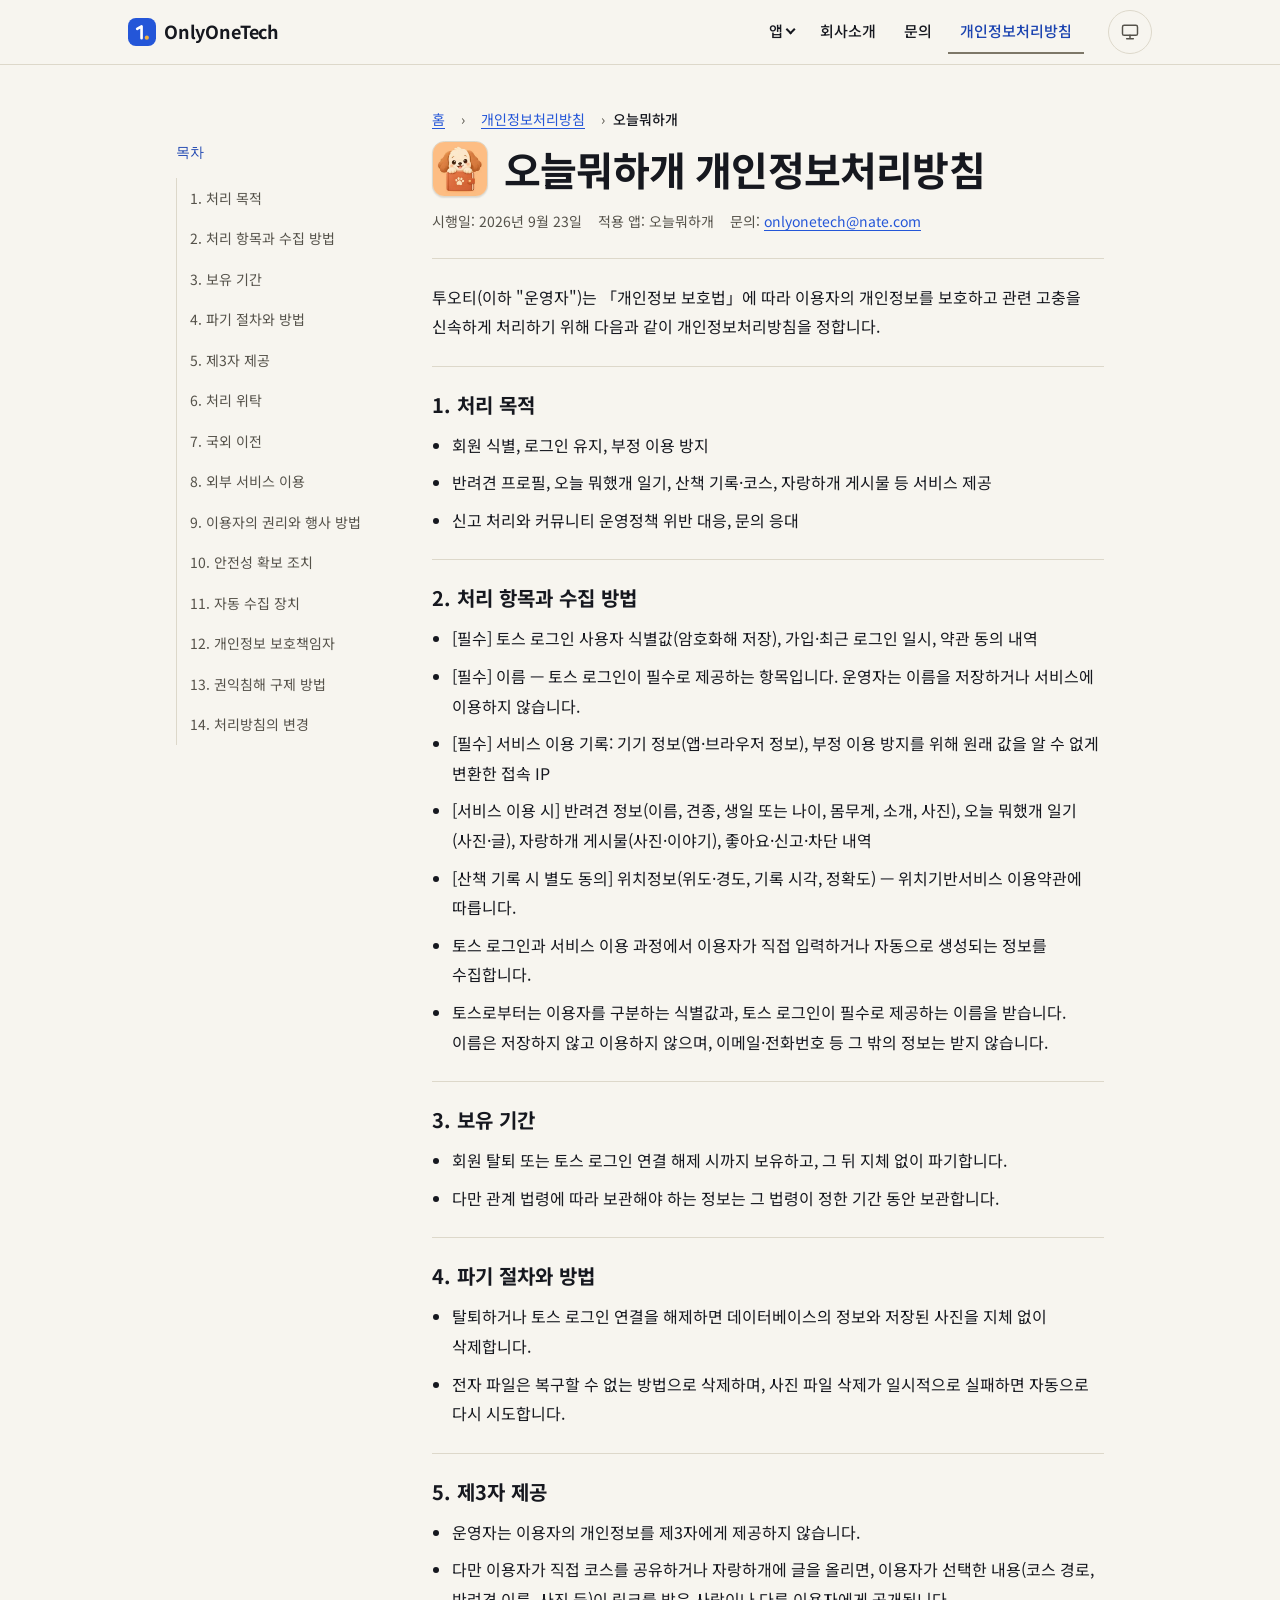
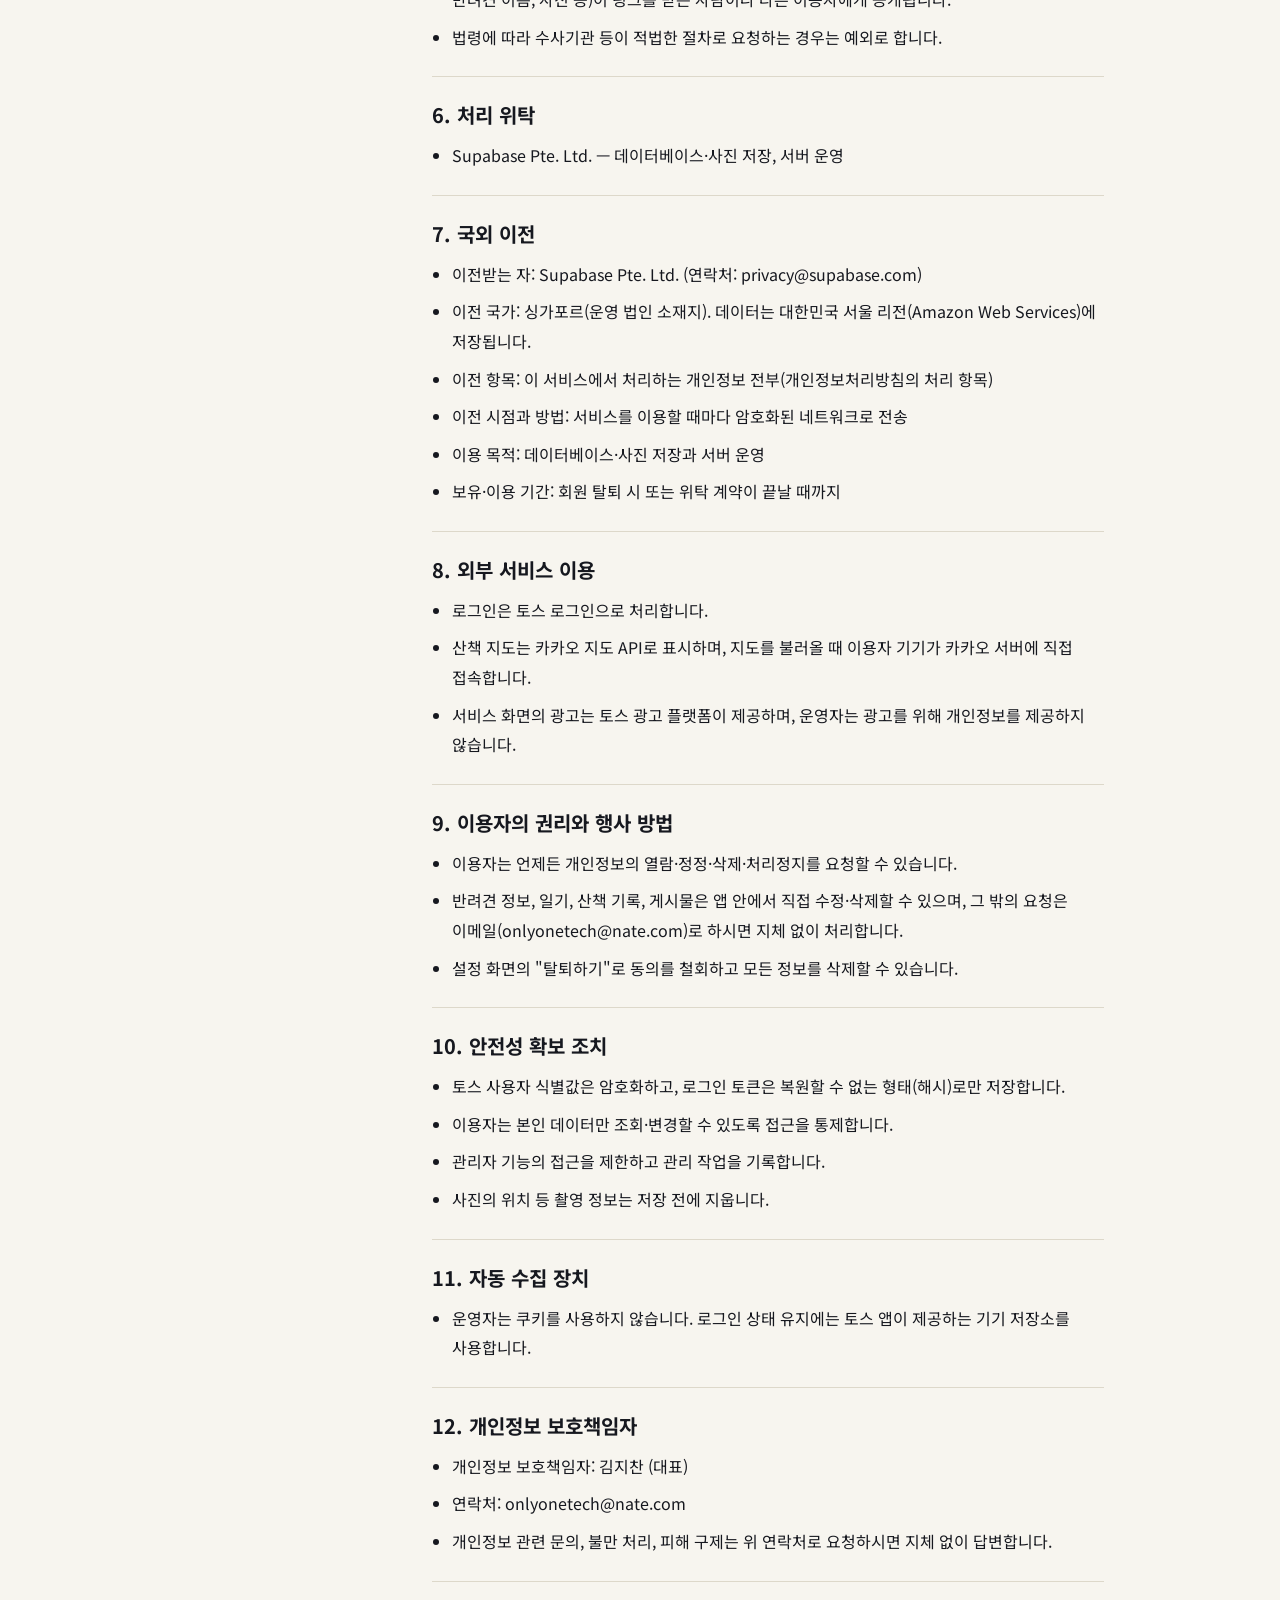
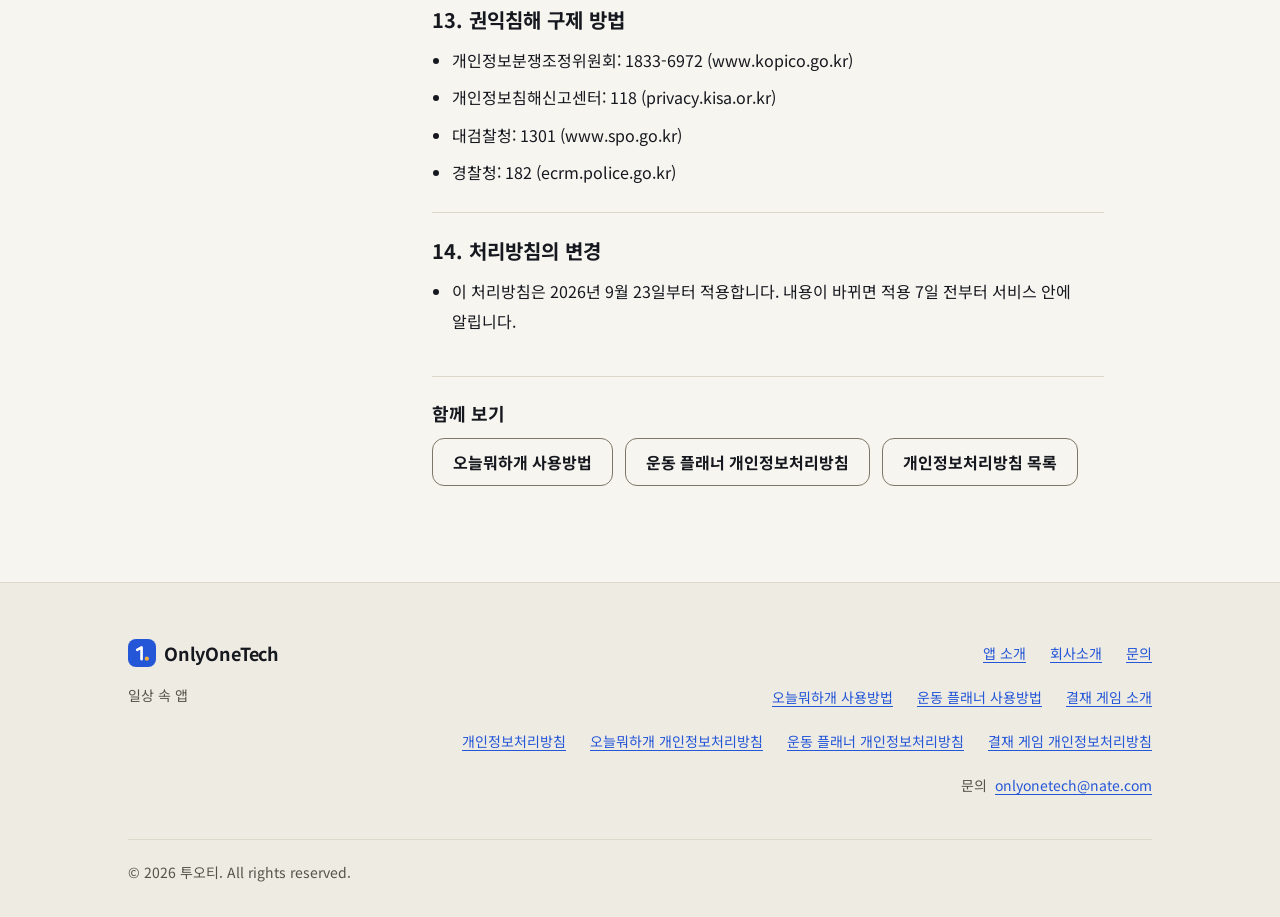
<file: privacy-ohneul.html>
<!doctype html>
<html lang="ko">
<head>
<meta charset="utf-8">
<meta name="viewport" content="width=device-width, initial-scale=1">
<title>오늘뭐하개 개인정보처리방침 - OnlyOneTech</title>
<meta name="description" content="토스 앱 안의 반려견 미니앱 오늘뭐하개의 개인정보처리방침입니다.">
<!-- canonical / og:url: 공개 주소가 확정되고 소유자가 확인한 뒤에 추가하세요 (확인 전에는 주소를 적지 않음) -->
<meta name="color-scheme" content="light dark">
<meta name="theme-color" content="#f7f5ef" media="(prefers-color-scheme: light)">
<meta name="theme-color" content="#0e1118" media="(prefers-color-scheme: dark)">
<meta property="og:type" content="website">
<meta property="og:locale" content="ko_KR">
<meta property="og:site_name" content="OnlyOneTech">
<meta property="og:title" content="오늘뭐하개 개인정보처리방침 - OnlyOneTech">
<meta property="og:description" content="토스 앱 안의 반려견 미니앱 오늘뭐하개의 개인정보처리방침입니다.">
<link rel="icon" href="data:image/svg+xml,%3Csvg xmlns='http://www.w3.org/2000/svg' viewBox='0 0 32 32'%3E%3Crect width='32' height='32' rx='9' fill='%232456d8'/%3E%3Cpath d='M10.5 12.5 15.5 9.5v13.5' fill='none' stroke='%23fff' stroke-width='3' stroke-linecap='round' stroke-linejoin='round'/%3E%3Ccircle cx='21.5' cy='22.5' r='2.4' fill='%23f5b23c'/%3E%3C/svg%3E">
<script>try{var t=localStorage.getItem('oot-theme');if(t==='light'||t==='dark')document.documentElement.setAttribute('data-theme',t)}catch(e){}</script>
<link rel="preconnect" href="https://fonts.googleapis.com">
<link rel="preconnect" href="https://fonts.gstatic.com" crossorigin>
<link rel="stylesheet" href="https://fonts.googleapis.com/css2?family=Noto+Sans+KR:wght@400;500;700&display=swap" media="print" onload="this.media='all'">
<noscript><link rel="stylesheet" href="https://fonts.googleapis.com/css2?family=Noto+Sans+KR:wght@400;500;700&display=swap"></noscript>
<link rel="stylesheet" href="style.css">
</head>
<body>
<a class="skip-link" href="#main">본문으로 건너뛰기</a>

<header class="site-header">
  <div class="container site-header__inner">
    <a class="brand" href="index.html" aria-label="OnlyOneTech 홈">
      <svg class="brand__mark" viewBox="0 0 32 32" width="28" height="28" aria-hidden="true" focusable="false"><rect width="32" height="32" rx="9"/><path d="M10.5 12.5 15.5 9.5v13.5"/><circle cx="21.5" cy="22.5" r="2.4"/></svg>
      <span class="brand__name">OnlyOneTech</span>
    </a>
    <nav class="site-nav" aria-label="주요 메뉴">
      <ul class="site-nav__list">
        <li class="site-nav__group">
          <a href="index.html#apps" data-subnav-link>앱</a>
          <button type="button" class="site-nav__toggle" aria-expanded="false" aria-controls="site-subnav" hidden>앱</button>
        </li>
        <li><a href="company.html">회사소개</a></li>
        <li><a href="index.html#contact">문의</a></li>
        <li><a href="privacy.html" aria-current="true">개인정보처리방침</a></li>
      </ul>
    </nav>
    <button type="button" class="theme-toggle" data-theme-cycle data-state="system" aria-label="화면 테마 바꾸기" title="화면 테마 바꾸기" hidden>
      <svg class="theme-toggle__ico theme-toggle__ico--light" viewBox="0 0 24 24" aria-hidden="true" focusable="false"><circle cx="12" cy="12" r="4"/><path d="M12 3v2M12 19v2M3 12h2M19 12h2M5.6 5.6 7 7M17 17l1.4 1.4M5.6 18.4 7 17M17 7l1.4-1.4"/></svg>
      <svg class="theme-toggle__ico theme-toggle__ico--dark" viewBox="0 0 24 24" aria-hidden="true" focusable="false"><path d="M20 14.5A8 8 0 0 1 9.5 4 8 8 0 1 0 20 14.5Z"/></svg>
      <svg class="theme-toggle__ico theme-toggle__ico--system" viewBox="0 0 24 24" aria-hidden="true" focusable="false"><rect x="3" y="4" width="18" height="12" rx="2"/><path d="M8 20h8M12 16v4"/></svg>
    </button>
    <span class="visually-hidden" role="status" data-theme-status></span>
  </div>
  <nav class="site-subnav" id="site-subnav" aria-label="앱 하위 메뉴">
    <div class="container site-subnav__inner">
    <ul class="site-subnav__list" role="list">
      <li><a class="site-subnav__link" href="ohneul-guide.html">
        <img class="site-subnav__icon" src="img/icon-ohneul.webp" width="40" height="40" alt="" loading="lazy" decoding="async">
        <span class="site-subnav__text"><span class="site-subnav__name">오늘뭐하개</span><span class="site-subnav__desc">반려견 앱 · 사용방법</span></span>
      </a></li>
      <li><a class="site-subnav__link" href="workout-guide.html">
        <img class="site-subnav__icon" src="img/icon-workout.webp" width="40" height="40" alt="" loading="lazy" decoding="async">
        <span class="site-subnav__text"><span class="site-subnav__name">운동 플래너</span><span class="site-subnav__desc">운동 기록 앱 · 사용방법</span></span>
      </a></li>
      <li><a class="site-subnav__link" href="startup-intro.html">
        <span class="site-subnav__icon site-subnav__icon--game" aria-hidden="true">결</span>
        <span class="site-subnav__text"><span class="site-subnav__name">결재 게임</span><span class="site-subnav__desc">웹 게임 · 소개</span></span>
      </a></li>
    </ul>
    <a class="site-subnav__all" href="index.html#apps">앱 전체 보기 <span aria-hidden="true">→</span></a>
    </div>
  </nav>
</header>

<main id="main" tabindex="-1" class="doc-page accent--today">
  <div class="container doc-layout">
    <aside class="doc-toc">
      <nav aria-label="목차">
        <p class="doc-toc__title">목차</p>
        <ul class="doc-toc__list">
          <li><a href="#s1">1. 처리 목적</a></li>
          <li><a href="#s2">2. 처리 항목과 수집 방법</a></li>
          <li><a href="#s3">3. 보유 기간</a></li>
          <li><a href="#s4">4. 파기 절차와 방법</a></li>
          <li><a href="#s5">5. 제3자 제공</a></li>
          <li><a href="#s6">6. 처리 위탁</a></li>
          <li><a href="#s7">7. 국외 이전</a></li>
          <li><a href="#s8">8. 외부 서비스 이용</a></li>
          <li><a href="#s9">9. 이용자의 권리와 행사 방법</a></li>
          <li><a href="#s10">10. 안전성 확보 조치</a></li>
          <li><a href="#s11">11. 자동 수집 장치</a></li>
          <li><a href="#s12">12. 개인정보 보호책임자</a></li>
          <li><a href="#s13">13. 권익침해 구제 방법</a></li>
          <li><a href="#s14">14. 처리방침의 변경</a></li>
        </ul>
      </nav>
    </aside>

    <article class="doc">
      <nav class="crumbs" aria-label="현재 위치"><ol><li><a href="index.html">홈</a></li><li><a href="privacy.html">개인정보처리방침</a></li><li><span aria-current="page">오늘뭐하개</span></li></ol></nav>

      <header class="doc__header">
        <div class="doc__id">
          <img class="app-icon app-icon--md" src="img/icon-ohneul.webp" width="192" height="192" alt="" decoding="async">
          <h1 class="doc__title">오늘뭐하개 개인정보처리방침</h1>
        </div>
        <p class="doc__meta"><span class="doc__meta-item">시행일: 2026년 9월 23일</span> <span class="doc__meta-item">적용 앱: 오늘뭐하개</span> <span class="doc__meta-item">문의: <a href="mailto:onlyonetech@nate.com">onlyonetech@nate.com</a></span></p>
        <nav class="doc-toc-m" aria-label="섹션 바로가기">
          <details class="doc-toc-m__box">
            <summary class="doc-toc-m__summary"><span class="doc-toc-m__label">목차</span><span class="doc-toc-m__count">14개 항목</span></summary>
            <ul class="doc-toc-m__list" role="list">
              <li><a href="#s1">1. 처리 목적</a></li>
              <li><a href="#s2">2. 처리 항목과 수집 방법</a></li>
              <li><a href="#s3">3. 보유 기간</a></li>
              <li><a href="#s4">4. 파기 절차와 방법</a></li>
              <li><a href="#s5">5. 제3자 제공</a></li>
              <li><a href="#s6">6. 처리 위탁</a></li>
              <li><a href="#s7">7. 국외 이전</a></li>
              <li><a href="#s8">8. 외부 서비스 이용</a></li>
              <li><a href="#s9">9. 이용자의 권리와 행사 방법</a></li>
              <li><a href="#s10">10. 안전성 확보 조치</a></li>
              <li><a href="#s11">11. 자동 수집 장치</a></li>
              <li><a href="#s12">12. 개인정보 보호책임자</a></li>
              <li><a href="#s13">13. 권익침해 구제 방법</a></li>
              <li><a href="#s14">14. 처리방침의 변경</a></li>
            </ul>
          </details>
        </nav>
      </header>

      <p class="doc__intro">투오티(이하 &quot;운영자&quot;)는 「개인정보 보호법」에 따라 이용자의 개인정보를 보호하고 관련 고충을 신속하게 처리하기 위해 다음과 같이 개인정보처리방침을 정합니다.</p>

      <section class="doc-section" aria-labelledby="s1">
        <h2 id="s1">1. 처리 목적</h2>
        <ul class="doc-list"><li>회원 식별, 로그인 유지, 부정 이용 방지</li><li>반려견 프로필, 오늘 뭐했개 일기, 산책 기록·코스, 자랑하개 게시물 등 서비스 제공</li><li>신고 처리와 커뮤니티 운영정책 위반 대응, 문의 응대</li></ul>
      </section>

      <section class="doc-section" aria-labelledby="s2">
        <h2 id="s2">2. 처리 항목과 수집 방법</h2>
        <ul class="doc-list"><li>[필수] 토스 로그인 사용자 식별값(암호화해 저장), 가입·최근 로그인 일시, 약관 동의 내역</li><li>[필수] 이름 — 토스 로그인이 필수로 제공하는 항목입니다. 운영자는 이름을 저장하거나 서비스에 이용하지 않습니다.</li><li>[필수] 서비스 이용 기록: 기기 정보(앱·브라우저 정보), 부정 이용 방지를 위해 원래 값을 알 수 없게 변환한 접속 IP</li><li>[서비스 이용 시] 반려견 정보(이름, 견종, 생일 또는 나이, 몸무게, 소개, 사진), 오늘 뭐했개 일기(사진·글), 자랑하개 게시물(사진·이야기), 좋아요·신고·차단 내역</li><li>[산책 기록 시 별도 동의] 위치정보(위도·경도, 기록 시각, 정확도) — 위치기반서비스 이용약관에 따릅니다.</li><li>토스 로그인과 서비스 이용 과정에서 이용자가 직접 입력하거나 자동으로 생성되는 정보를 수집합니다.</li><li>토스로부터는 이용자를 구분하는 식별값과, 토스 로그인이 필수로 제공하는 이름을 받습니다. 이름은 저장하지 않고 이용하지 않으며, 이메일·전화번호 등 그 밖의 정보는 받지 않습니다.</li></ul>
      </section>

      <section class="doc-section" aria-labelledby="s3">
        <h2 id="s3">3. 보유 기간</h2>
        <ul class="doc-list"><li>회원 탈퇴 또는 토스 로그인 연결 해제 시까지 보유하고, 그 뒤 지체 없이 파기합니다.</li><li>다만 관계 법령에 따라 보관해야 하는 정보는 그 법령이 정한 기간 동안 보관합니다.</li></ul>
      </section>

      <section class="doc-section" aria-labelledby="s4">
        <h2 id="s4">4. 파기 절차와 방법</h2>
        <ul class="doc-list"><li>탈퇴하거나 토스 로그인 연결을 해제하면 데이터베이스의 정보와 저장된 사진을 지체 없이 삭제합니다.</li><li>전자 파일은 복구할 수 없는 방법으로 삭제하며, 사진 파일 삭제가 일시적으로 실패하면 자동으로 다시 시도합니다.</li></ul>
      </section>

      <section class="doc-section" aria-labelledby="s5">
        <h2 id="s5">5. 제3자 제공</h2>
        <ul class="doc-list"><li>운영자는 이용자의 개인정보를 제3자에게 제공하지 않습니다.</li><li>다만 이용자가 직접 코스를 공유하거나 자랑하개에 글을 올리면, 이용자가 선택한 내용(코스 경로, 반려견 이름, 사진 등)이 링크를 받은 사람이나 다른 이용자에게 공개됩니다.</li><li>법령에 따라 수사기관 등이 적법한 절차로 요청하는 경우는 예외로 합니다.</li></ul>
      </section>

      <section class="doc-section" aria-labelledby="s6">
        <h2 id="s6">6. 처리 위탁</h2>
        <ul class="doc-list"><li>Supabase Pte. Ltd. — 데이터베이스·사진 저장, 서버 운영</li></ul>
      </section>

      <section class="doc-section" aria-labelledby="s7">
        <h2 id="s7">7. 국외 이전</h2>
        <ul class="doc-list"><li>이전받는 자: Supabase Pte. Ltd. (연락처: privacy@supabase.com)</li><li>이전 국가: 싱가포르(운영 법인 소재지). 데이터는 대한민국 서울 리전(Amazon Web Services)에 저장됩니다.</li><li>이전 항목: 이 서비스에서 처리하는 개인정보 전부(개인정보처리방침의 처리 항목)</li><li>이전 시점과 방법: 서비스를 이용할 때마다 암호화된 네트워크로 전송</li><li>이용 목적: 데이터베이스·사진 저장과 서버 운영</li><li>보유·이용 기간: 회원 탈퇴 시 또는 위탁 계약이 끝날 때까지</li></ul>
      </section>

      <section class="doc-section" aria-labelledby="s8">
        <h2 id="s8">8. 외부 서비스 이용</h2>
        <ul class="doc-list"><li>로그인은 토스 로그인으로 처리합니다.</li><li>산책 지도는 카카오 지도 API로 표시하며, 지도를 불러올 때 이용자 기기가 카카오 서버에 직접 접속합니다.</li><li>서비스 화면의 광고는 토스 광고 플랫폼이 제공하며, 운영자는 광고를 위해 개인정보를 제공하지 않습니다.</li></ul>
      </section>

      <section class="doc-section" aria-labelledby="s9">
        <h2 id="s9">9. 이용자의 권리와 행사 방법</h2>
        <ul class="doc-list"><li>이용자는 언제든 개인정보의 열람·정정·삭제·처리정지를 요청할 수 있습니다.</li><li>반려견 정보, 일기, 산책 기록, 게시물은 앱 안에서 직접 수정·삭제할 수 있으며, 그 밖의 요청은 이메일(onlyonetech@nate.com)로 하시면 지체 없이 처리합니다.</li><li>설정 화면의 &quot;탈퇴하기&quot;로 동의를 철회하고 모든 정보를 삭제할 수 있습니다.</li></ul>
      </section>

      <section class="doc-section" aria-labelledby="s10">
        <h2 id="s10">10. 안전성 확보 조치</h2>
        <ul class="doc-list"><li>토스 사용자 식별값은 암호화하고, 로그인 토큰은 복원할 수 없는 형태(해시)로만 저장합니다.</li><li>이용자는 본인 데이터만 조회·변경할 수 있도록 접근을 통제합니다.</li><li>관리자 기능의 접근을 제한하고 관리 작업을 기록합니다.</li><li>사진의 위치 등 촬영 정보는 저장 전에 지웁니다.</li></ul>
      </section>

      <section class="doc-section" aria-labelledby="s11">
        <h2 id="s11">11. 자동 수집 장치</h2>
        <ul class="doc-list"><li>운영자는 쿠키를 사용하지 않습니다. 로그인 상태 유지에는 토스 앱이 제공하는 기기 저장소를 사용합니다.</li></ul>
      </section>

      <section class="doc-section" aria-labelledby="s12">
        <h2 id="s12">12. 개인정보 보호책임자</h2>
        <ul class="doc-list"><li>개인정보 보호책임자: 김지찬 (대표)</li><li>연락처: onlyonetech@nate.com</li><li>개인정보 관련 문의, 불만 처리, 피해 구제는 위 연락처로 요청하시면 지체 없이 답변합니다.</li></ul>
      </section>

      <section class="doc-section" aria-labelledby="s13">
        <h2 id="s13">13. 권익침해 구제 방법</h2>
        <ul class="doc-list"><li>개인정보분쟁조정위원회: 1833-6972 (www.kopico.go.kr)</li><li>개인정보침해신고센터: 118 (privacy.kisa.or.kr)</li><li>대검찰청: 1301 (www.spo.go.kr)</li><li>경찰청: 182 (ecrm.police.go.kr)</li></ul>
      </section>

      <section class="doc-section" aria-labelledby="s14">
        <h2 id="s14">14. 처리방침의 변경</h2>
        <ul class="doc-list"><li>이 처리방침은 2026년 9월 23일부터 적용합니다. 내용이 바뀌면 적용 7일 전부터 서비스 안에 알립니다.</li></ul>
      </section>

      <nav class="doc-related" aria-label="관련 안내">
        <h2 class="doc-related__title">함께 보기</h2>
        <ul class="doc-related__list" role="list">
          <li><a class="btn btn--ghost" href="ohneul-guide.html">오늘뭐하개 사용방법</a></li>
          <li><a class="btn btn--ghost" href="privacy-workout.html">운동 플래너 개인정보처리방침</a></li>
          <li><a class="btn btn--ghost" href="privacy.html">개인정보처리방침 목록</a></li>
        </ul>
      </nav>
    </article>
  </div>
</main>
<footer class="site-footer">
  <div class="container">
    <div class="site-footer__top">
      <div class="site-footer__about">
        <a class="brand" href="index.html" aria-label="OnlyOneTech 홈">
          <svg class="brand__mark" viewBox="0 0 32 32" width="28" height="28" aria-hidden="true" focusable="false"><rect width="32" height="32" rx="9"/><path d="M10.5 12.5 15.5 9.5v13.5"/><circle cx="21.5" cy="22.5" r="2.4"/></svg>
          <span class="brand__name">OnlyOneTech</span>
        </a>
        <p>일상 속 앱</p>
      </div>
      <div class="site-footer__links">
        <nav class="site-footer__nav" aria-label="푸터 메뉴">
          <ul>
            <li><a href="index.html#apps">앱 소개</a></li>
            <li><a href="company.html">회사소개</a></li>
            <li><a href="index.html#contact">문의</a></li>
          </ul>
          <ul>
            <li><a href="ohneul-guide.html">오늘뭐하개 사용방법</a></li>
            <li><a href="workout-guide.html">운동 플래너 사용방법</a></li>
            <li><a href="startup-intro.html">결재 게임 소개</a></li>
          </ul>
          <ul>
            <li><a href="privacy.html">개인정보처리방침</a></li>
            <li><a href="privacy-ohneul.html">오늘뭐하개 개인정보처리방침</a></li>
            <li><a href="privacy-workout.html">운동 플래너 개인정보처리방침</a></li>
            <li><a href="https://startup-with-you.com/privacy.html" target="_blank" rel="noopener">결재 게임 개인정보처리방침<span class="visually-hidden"> (새 창)</span></a></li>
          </ul>
        </nav>
        <p class="site-footer__contact">문의 <a href="mailto:onlyonetech@nate.com">onlyonetech@nate.com</a></p>
      </div>
    </div>
    <p class="site-footer__copy">&copy; 2026 투오티. All rights reserved.</p>
  </div>
</footer>

<script>
(function(){
  var root=document.documentElement, KEY='oot-theme';
  var btn=document.querySelector('[data-theme-cycle]');
  var live=document.querySelector('[data-theme-status]');
  if(!btn) return;
  var NAME={light:'라이트 모드',dark:'다크 모드',system:'시스템 설정'};
  var TO={light:'라이트 모드로',dark:'다크 모드로',system:'시스템 설정으로'};
  function current(){var t=root.getAttribute('data-theme');return (t==='light'||t==='dark')?t:'system';}
  function prefersDark(){try{return window.matchMedia('(prefers-color-scheme: dark)').matches;}catch(e){return false;}}
  function next(c){var o=prefersDark()?['system','light','dark']:['system','dark','light'];return o[(o.indexOf(c)+1)%3];}
  function sync(announce){
    var c=current(), label='화면 테마: '+NAME[c]+' (누르면 '+TO[next(c)]+' 변경)';
    btn.setAttribute('data-state',c);
    btn.setAttribute('aria-label',label);
    btn.setAttribute('title',label);
    if(announce&&live) live.textContent='화면 테마: '+NAME[c];
  }
  btn.addEventListener('click',function(){
    var v=next(current());
    if(v==='system') root.removeAttribute('data-theme'); else root.setAttribute('data-theme',v);
    try{ if(v==='system') localStorage.removeItem(KEY); else localStorage.setItem(KEY,v); }catch(e){}
    sync(true);
  });
  btn.hidden=false; sync(false);
})();
</script>
<script src="nav.js"></script>
</body>
</html>
</file>
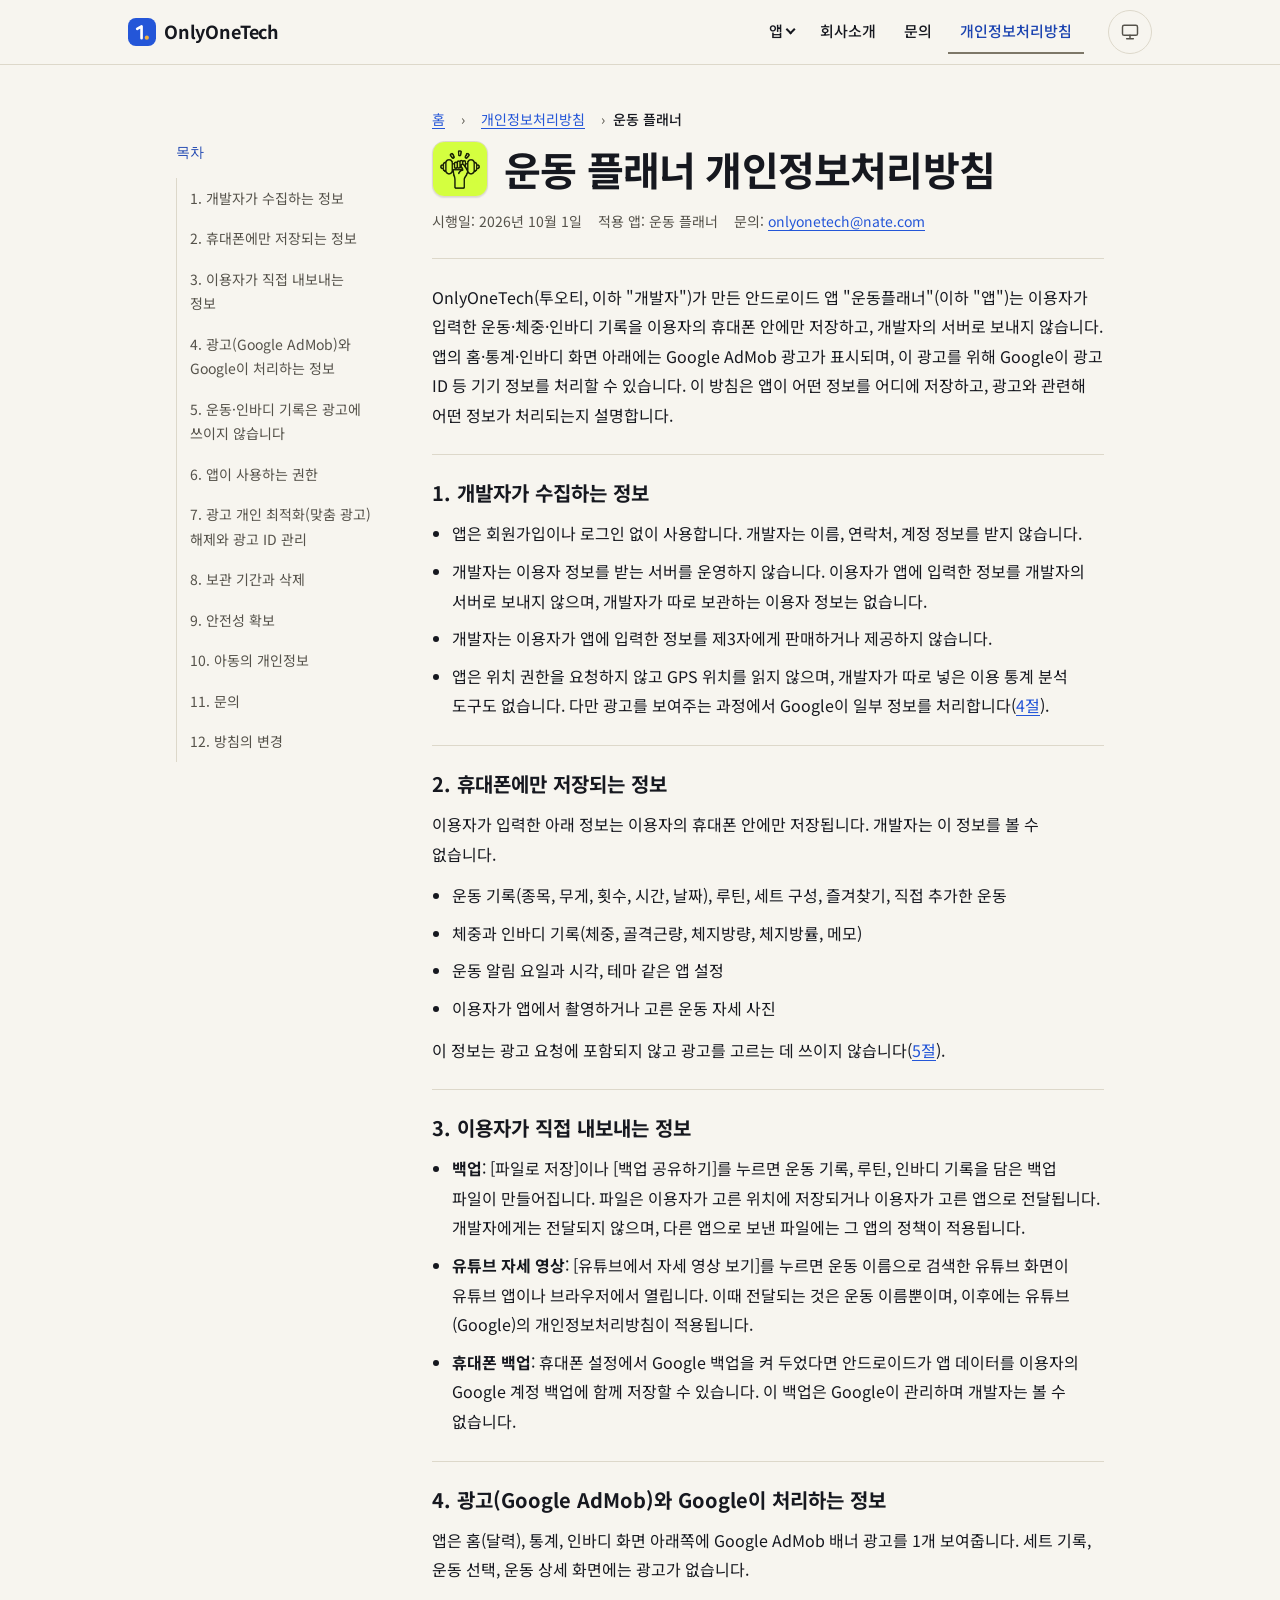
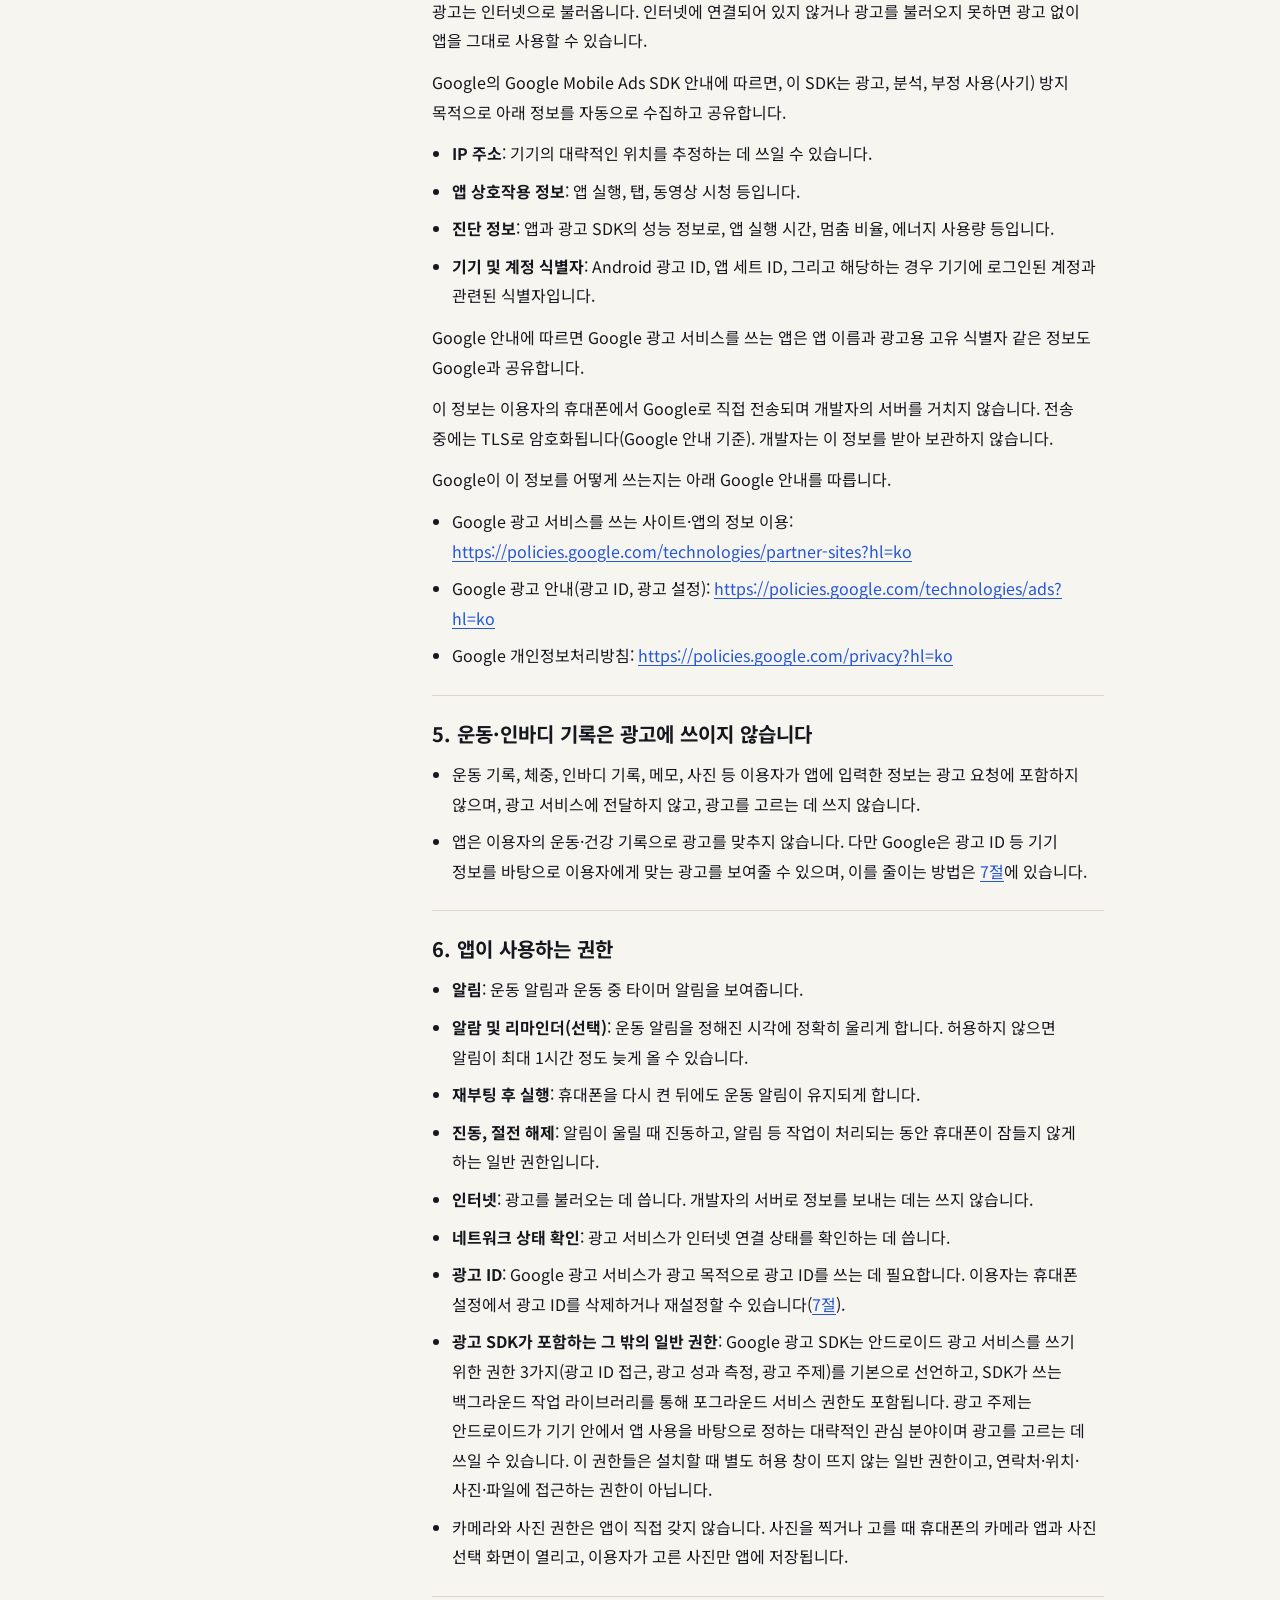
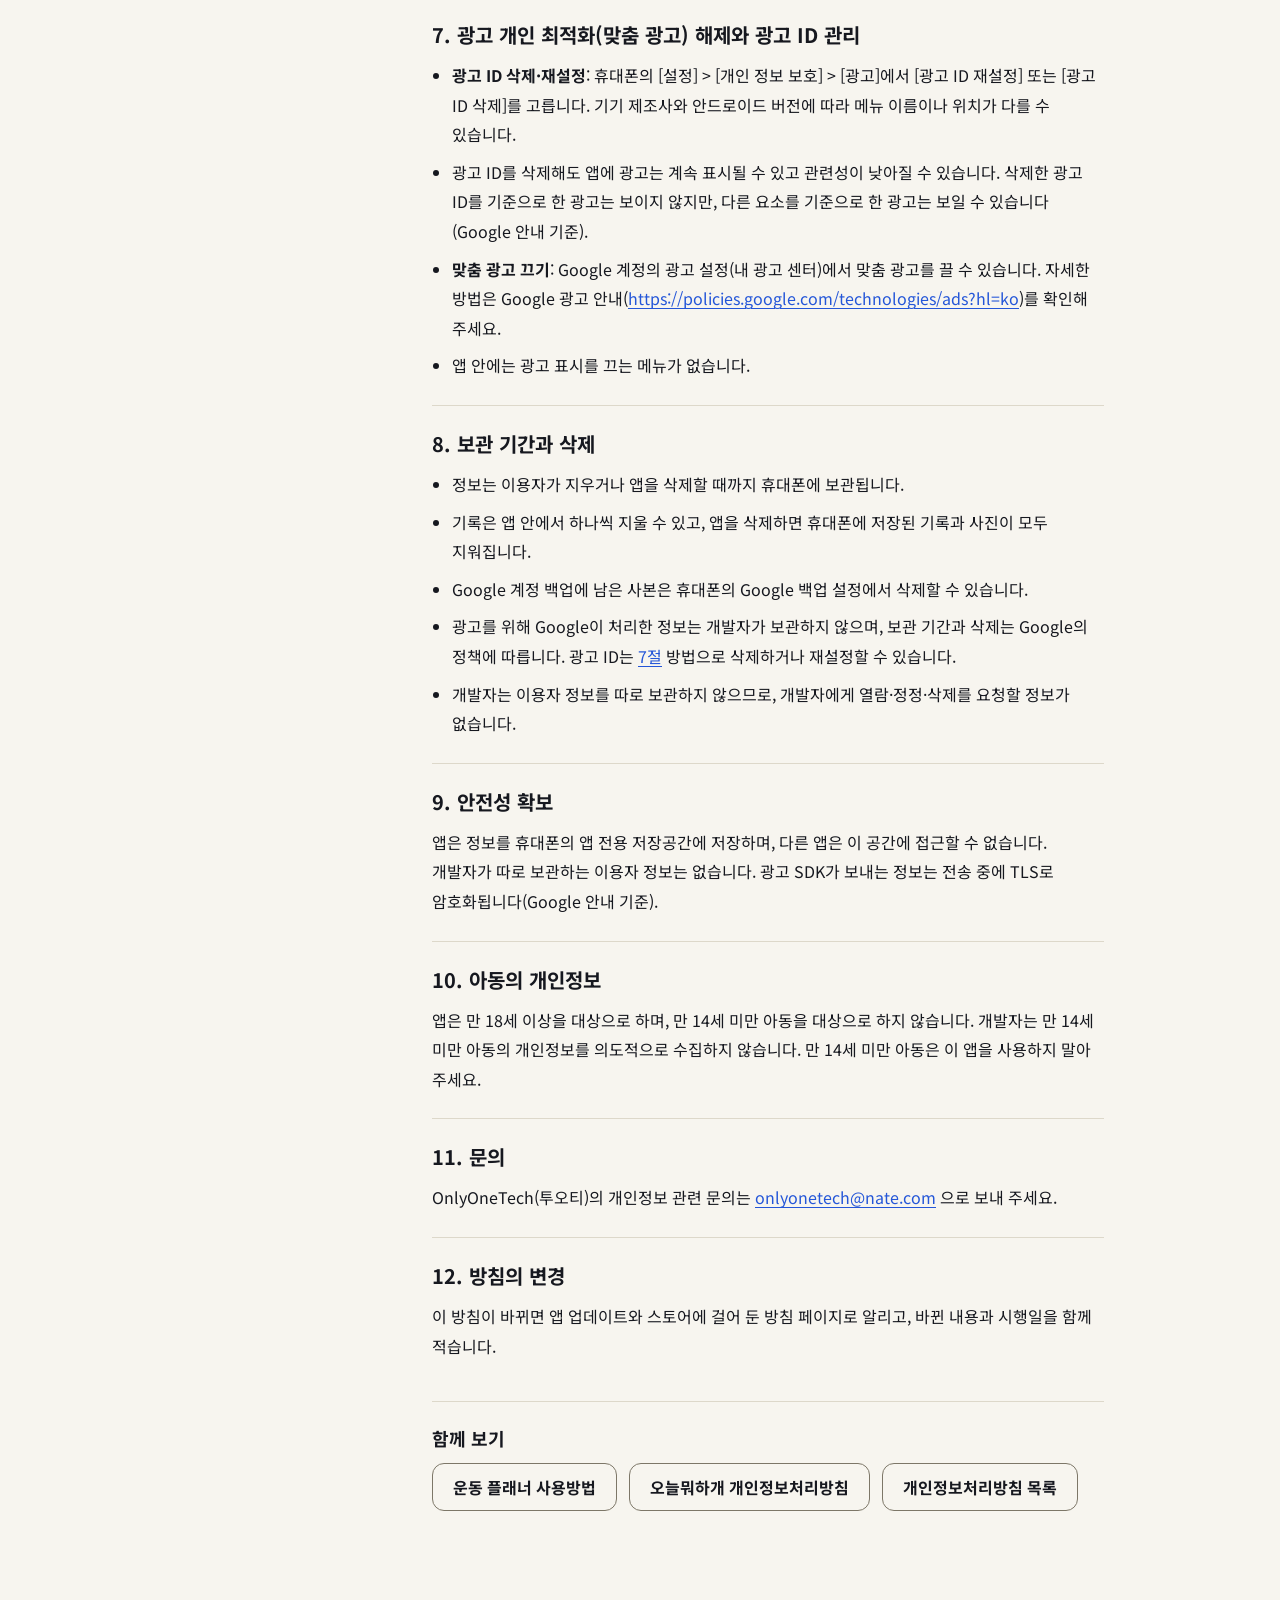
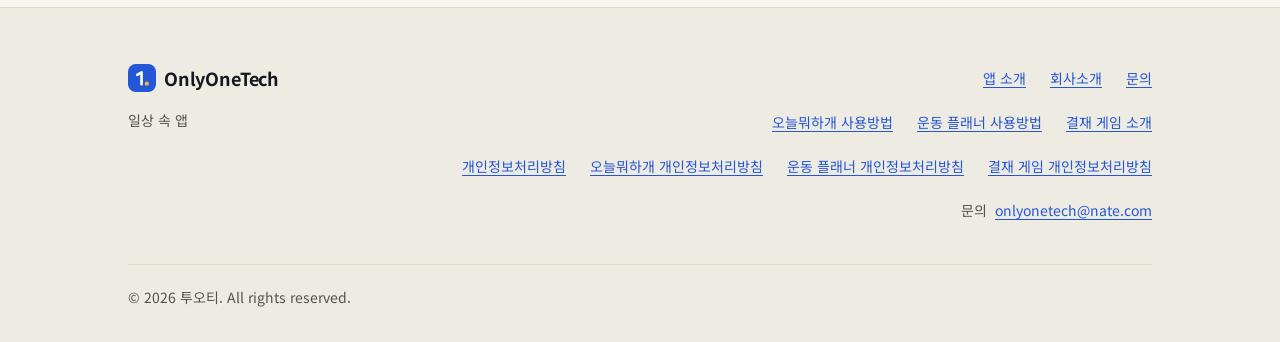
<file: privacy-workout.html>
<!doctype html>
<html lang="ko">
<head>
<meta charset="utf-8">
<meta name="viewport" content="width=device-width, initial-scale=1">
<title>운동 플래너 개인정보처리방침 - OnlyOneTech</title>
<meta name="description" content="안드로이드 운동 기록 앱 운동 플래너의 개인정보처리방침입니다. 기록은 휴대폰에만 저장되며, 광고(Google AdMob)와 광고 관련 정보 처리, 광고 ID 관리 방법도 안내합니다.">
<!-- canonical / og:url: 공개 주소가 확정되고 소유자가 확인한 뒤에 추가하세요 (확인 전에는 주소를 적지 않음) -->
<meta name="color-scheme" content="light dark">
<meta name="theme-color" content="#f7f5ef" media="(prefers-color-scheme: light)">
<meta name="theme-color" content="#0e1118" media="(prefers-color-scheme: dark)">
<meta property="og:type" content="website">
<meta property="og:locale" content="ko_KR">
<meta property="og:site_name" content="OnlyOneTech">
<meta property="og:title" content="운동 플래너 개인정보처리방침 - OnlyOneTech">
<meta property="og:description" content="안드로이드 운동 기록 앱 운동 플래너의 개인정보처리방침입니다. 기록은 휴대폰에만 저장되며, 광고(Google AdMob)와 광고 관련 정보 처리, 광고 ID 관리 방법도 안내합니다.">
<link rel="icon" href="data:image/svg+xml,%3Csvg xmlns='http://www.w3.org/2000/svg' viewBox='0 0 32 32'%3E%3Crect width='32' height='32' rx='9' fill='%232456d8'/%3E%3Cpath d='M10.5 12.5 15.5 9.5v13.5' fill='none' stroke='%23fff' stroke-width='3' stroke-linecap='round' stroke-linejoin='round'/%3E%3Ccircle cx='21.5' cy='22.5' r='2.4' fill='%23f5b23c'/%3E%3C/svg%3E">
<script>try{var t=localStorage.getItem('oot-theme');if(t==='light'||t==='dark')document.documentElement.setAttribute('data-theme',t)}catch(e){}</script>
<link rel="preconnect" href="https://fonts.googleapis.com">
<link rel="preconnect" href="https://fonts.gstatic.com" crossorigin>
<link rel="stylesheet" href="https://fonts.googleapis.com/css2?family=Noto+Sans+KR:wght@400;500;700&display=swap" media="print" onload="this.media='all'">
<noscript><link rel="stylesheet" href="https://fonts.googleapis.com/css2?family=Noto+Sans+KR:wght@400;500;700&display=swap"></noscript>
<link rel="stylesheet" href="style.css">
</head>
<body>
<a class="skip-link" href="#main">본문으로 건너뛰기</a>

<header class="site-header">
  <div class="container site-header__inner">
    <a class="brand" href="index.html" aria-label="OnlyOneTech 홈">
      <svg class="brand__mark" viewBox="0 0 32 32" width="28" height="28" aria-hidden="true" focusable="false"><rect width="32" height="32" rx="9"/><path d="M10.5 12.5 15.5 9.5v13.5"/><circle cx="21.5" cy="22.5" r="2.4"/></svg>
      <span class="brand__name">OnlyOneTech</span>
    </a>
    <nav class="site-nav" aria-label="주요 메뉴">
      <ul class="site-nav__list">
        <li class="site-nav__group">
          <a href="index.html#apps" data-subnav-link>앱</a>
          <button type="button" class="site-nav__toggle" aria-expanded="false" aria-controls="site-subnav" hidden>앱</button>
        </li>
        <li><a href="company.html">회사소개</a></li>
        <li><a href="index.html#contact">문의</a></li>
        <li><a href="privacy.html" aria-current="true">개인정보처리방침</a></li>
      </ul>
    </nav>
    <button type="button" class="theme-toggle" data-theme-cycle data-state="system" aria-label="화면 테마 바꾸기" title="화면 테마 바꾸기" hidden>
      <svg class="theme-toggle__ico theme-toggle__ico--light" viewBox="0 0 24 24" aria-hidden="true" focusable="false"><circle cx="12" cy="12" r="4"/><path d="M12 3v2M12 19v2M3 12h2M19 12h2M5.6 5.6 7 7M17 17l1.4 1.4M5.6 18.4 7 17M17 7l1.4-1.4"/></svg>
      <svg class="theme-toggle__ico theme-toggle__ico--dark" viewBox="0 0 24 24" aria-hidden="true" focusable="false"><path d="M20 14.5A8 8 0 0 1 9.5 4 8 8 0 1 0 20 14.5Z"/></svg>
      <svg class="theme-toggle__ico theme-toggle__ico--system" viewBox="0 0 24 24" aria-hidden="true" focusable="false"><rect x="3" y="4" width="18" height="12" rx="2"/><path d="M8 20h8M12 16v4"/></svg>
    </button>
    <span class="visually-hidden" role="status" data-theme-status></span>
  </div>
  <nav class="site-subnav" id="site-subnav" aria-label="앱 하위 메뉴">
    <div class="container site-subnav__inner">
    <ul class="site-subnav__list" role="list">
      <li><a class="site-subnav__link" href="ohneul-guide.html">
        <img class="site-subnav__icon" src="img/icon-ohneul.webp" width="40" height="40" alt="" loading="lazy" decoding="async">
        <span class="site-subnav__text"><span class="site-subnav__name">오늘뭐하개</span><span class="site-subnav__desc">반려견 앱 · 사용방법</span></span>
      </a></li>
      <li><a class="site-subnav__link" href="workout-guide.html">
        <img class="site-subnav__icon" src="img/icon-workout.webp" width="40" height="40" alt="" loading="lazy" decoding="async">
        <span class="site-subnav__text"><span class="site-subnav__name">운동 플래너</span><span class="site-subnav__desc">운동 기록 앱 · 사용방법</span></span>
      </a></li>
      <li><a class="site-subnav__link" href="startup-intro.html">
        <span class="site-subnav__icon site-subnav__icon--game" aria-hidden="true">결</span>
        <span class="site-subnav__text"><span class="site-subnav__name">결재 게임</span><span class="site-subnav__desc">웹 게임 · 소개</span></span>
      </a></li>
    </ul>
    <a class="site-subnav__all" href="index.html#apps">앱 전체 보기 <span aria-hidden="true">→</span></a>
    </div>
  </nav>
</header>

<main id="main" tabindex="-1" class="doc-page accent--fit">
  <div class="container doc-layout">
    <aside class="doc-toc">
      <nav aria-label="목차">
        <p class="doc-toc__title">목차</p>
        <ul class="doc-toc__list">
          <li><a href="#s1">1. 개발자가 수집하는 정보</a></li>
          <li><a href="#s2">2. 휴대폰에만 저장되는 정보</a></li>
          <li><a href="#s3">3. 이용자가 직접 내보내는 정보</a></li>
          <li><a href="#s4">4. 광고(Google AdMob)와 Google이 처리하는 정보</a></li>
          <li><a href="#s5">5. 운동·인바디 기록은 광고에 쓰이지 않습니다</a></li>
          <li><a href="#s6">6. 앱이 사용하는 권한</a></li>
          <li><a href="#s7">7. 광고 개인 최적화(맞춤 광고) 해제와 광고 ID 관리</a></li>
          <li><a href="#s8">8. 보관 기간과 삭제</a></li>
          <li><a href="#s9">9. 안전성 확보</a></li>
          <li><a href="#s10">10. 아동의 개인정보</a></li>
          <li><a href="#s11">11. 문의</a></li>
          <li><a href="#s12">12. 방침의 변경</a></li>
        </ul>
      </nav>
    </aside>

    <article class="doc">
      <nav class="crumbs" aria-label="현재 위치"><ol><li><a href="index.html">홈</a></li><li><a href="privacy.html">개인정보처리방침</a></li><li><span aria-current="page">운동 플래너</span></li></ol></nav>

      <header class="doc__header">
        <div class="doc__id">
          <img class="app-icon app-icon--md" src="img/icon-workout.webp" width="192" height="192" alt="" decoding="async">
          <h1 class="doc__title">운동 플래너 개인정보처리방침</h1>
        </div>
        <p class="doc__meta"><span class="doc__meta-item">시행일: 2026년 10월 1일</span> <span class="doc__meta-item">적용 앱: 운동 플래너</span> <span class="doc__meta-item">문의: <a href="mailto:onlyonetech@nate.com">onlyonetech@nate.com</a></span></p>
        <nav class="doc-toc-m" aria-label="섹션 바로가기">
          <details class="doc-toc-m__box">
            <summary class="doc-toc-m__summary"><span class="doc-toc-m__label">목차</span><span class="doc-toc-m__count">12개 항목</span></summary>
            <ul class="doc-toc-m__list" role="list">
              <li><a href="#s1">1. 개발자가 수집하는 정보</a></li>
              <li><a href="#s2">2. 휴대폰에만 저장되는 정보</a></li>
              <li><a href="#s3">3. 이용자가 직접 내보내는 정보</a></li>
              <li><a href="#s4">4. 광고(Google AdMob)와 Google이 처리하는 정보</a></li>
              <li><a href="#s5">5. 운동·인바디 기록은 광고에 쓰이지 않습니다</a></li>
              <li><a href="#s6">6. 앱이 사용하는 권한</a></li>
              <li><a href="#s7">7. 광고 개인 최적화(맞춤 광고) 해제와 광고 ID 관리</a></li>
              <li><a href="#s8">8. 보관 기간과 삭제</a></li>
              <li><a href="#s9">9. 안전성 확보</a></li>
              <li><a href="#s10">10. 아동의 개인정보</a></li>
              <li><a href="#s11">11. 문의</a></li>
              <li><a href="#s12">12. 방침의 변경</a></li>
            </ul>
          </details>
        </nav>
      </header>

      <p class="doc__intro">OnlyOneTech(투오티, 이하 "개발자")가 만든 안드로이드 앱 "운동플래너"(이하 "앱")는 이용자가 입력한 운동·체중·인바디 기록을 이용자의 휴대폰 안에만 저장하고, 개발자의 서버로 보내지 않습니다. 앱의 홈·통계·인바디 화면 아래에는 Google AdMob 광고가 표시되며, 이 광고를 위해 Google이 광고 ID 등 기기 정보를 처리할 수 있습니다. 이 방침은 앱이 어떤 정보를 어디에 저장하고, 광고와 관련해 어떤 정보가 처리되는지 설명합니다.</p>

      <section class="doc-section" aria-labelledby="s1">
        <h2 id="s1">1. 개발자가 수집하는 정보</h2>
        <ul class="doc-list"><li>앱은 회원가입이나 로그인 없이 사용합니다. 개발자는 이름, 연락처, 계정 정보를 받지 않습니다.</li><li>개발자는 이용자 정보를 받는 서버를 운영하지 않습니다. 이용자가 앱에 입력한 정보를 개발자의 서버로 보내지 않으며, 개발자가 따로 보관하는 이용자 정보는 없습니다.</li><li>개발자는 이용자가 앱에 입력한 정보를 제3자에게 판매하거나 제공하지 않습니다.</li><li>앱은 위치 권한을 요청하지 않고 GPS 위치를 읽지 않으며, 개발자가 따로 넣은 이용 통계 분석 도구도 없습니다. 다만 광고를 보여주는 과정에서 Google이 일부 정보를 처리합니다(<a href="#s4">4절</a>).</li></ul>
      </section>

      <section class="doc-section" aria-labelledby="s2">
        <h2 id="s2">2. 휴대폰에만 저장되는 정보</h2>
        <p>이용자가 입력한 아래 정보는 이용자의 휴대폰 안에만 저장됩니다. 개발자는 이 정보를 볼 수 없습니다.</p>
        <ul class="doc-list"><li>운동 기록(종목, 무게, 횟수, 시간, 날짜), 루틴, 세트 구성, 즐겨찾기, 직접 추가한 운동</li><li>체중과 인바디 기록(체중, 골격근량, 체지방량, 체지방률, 메모)</li><li>운동 알림 요일과 시각, 테마 같은 앱 설정</li><li>이용자가 앱에서 촬영하거나 고른 운동 자세 사진</li></ul>
        <p>이 정보는 광고 요청에 포함되지 않고 광고를 고르는 데 쓰이지 않습니다(<a href="#s5">5절</a>).</p>
      </section>

      <section class="doc-section" aria-labelledby="s3">
        <h2 id="s3">3. 이용자가 직접 내보내는 정보</h2>
        <ul class="doc-list"><li><strong>백업</strong>: [파일로 저장]이나 [백업 공유하기]를 누르면 운동 기록, 루틴, 인바디 기록을 담은 백업 파일이 만들어집니다. 파일은 이용자가 고른 위치에 저장되거나 이용자가 고른 앱으로 전달됩니다. 개발자에게는 전달되지 않으며, 다른 앱으로 보낸 파일에는 그 앱의 정책이 적용됩니다.</li><li><strong>유튜브 자세 영상</strong>: [유튜브에서 자세 영상 보기]를 누르면 운동 이름으로 검색한 유튜브 화면이 유튜브 앱이나 브라우저에서 열립니다. 이때 전달되는 것은 운동 이름뿐이며, 이후에는 유튜브(Google)의 개인정보처리방침이 적용됩니다.</li><li><strong>휴대폰 백업</strong>: 휴대폰 설정에서 Google 백업을 켜 두었다면 안드로이드가 앱 데이터를 이용자의 Google 계정 백업에 함께 저장할 수 있습니다. 이 백업은 Google이 관리하며 개발자는 볼 수 없습니다.</li></ul>
      </section>

      <section class="doc-section" aria-labelledby="s4">
        <h2 id="s4">4. 광고(Google AdMob)와 Google이 처리하는 정보</h2>
        <p>앱은 홈(달력), 통계, 인바디 화면 아래쪽에 Google AdMob 배너 광고를 1개 보여줍니다. 세트 기록, 운동 선택, 운동 상세 화면에는 광고가 없습니다.</p>
        <p>광고는 인터넷으로 불러옵니다. 인터넷에 연결되어 있지 않거나 광고를 불러오지 못하면 광고 없이 앱을 그대로 사용할 수 있습니다.</p>
        <p>Google의 Google Mobile Ads SDK 안내에 따르면, 이 SDK는 광고, 분석, 부정 사용(사기) 방지 목적으로 아래 정보를 자동으로 수집하고 공유합니다.</p>
        <ul class="doc-list"><li><strong>IP 주소</strong>: 기기의 대략적인 위치를 추정하는 데 쓰일 수 있습니다.</li><li><strong>앱 상호작용 정보</strong>: 앱 실행, 탭, 동영상 시청 등입니다.</li><li><strong>진단 정보</strong>: 앱과 광고 SDK의 성능 정보로, 앱 실행 시간, 멈춤 비율, 에너지 사용량 등입니다.</li><li><strong>기기 및 계정 식별자</strong>: Android 광고 ID, 앱 세트 ID, 그리고 해당하는 경우 기기에 로그인된 계정과 관련된 식별자입니다.</li></ul>
        <p>Google 안내에 따르면 Google 광고 서비스를 쓰는 앱은 앱 이름과 광고용 고유 식별자 같은 정보도 Google과 공유합니다.</p>
        <p>이 정보는 이용자의 휴대폰에서 Google로 직접 전송되며 개발자의 서버를 거치지 않습니다. 전송 중에는 TLS로 암호화됩니다(Google 안내 기준). 개발자는 이 정보를 받아 보관하지 않습니다.</p>
        <p>Google이 이 정보를 어떻게 쓰는지는 아래 Google 안내를 따릅니다.</p>
        <ul class="doc-list"><li>Google 광고 서비스를 쓰는 사이트·앱의 정보 이용: <a href="https://policies.google.com/technologies/partner-sites?hl=ko">https://policies.google.com/technologies/partner-sites?hl=ko</a></li><li>Google 광고 안내(광고 ID, 광고 설정): <a href="https://policies.google.com/technologies/ads?hl=ko">https://policies.google.com/technologies/ads?hl=ko</a></li><li>Google 개인정보처리방침: <a href="https://policies.google.com/privacy?hl=ko">https://policies.google.com/privacy?hl=ko</a></li></ul>
      </section>

      <section class="doc-section" aria-labelledby="s5">
        <h2 id="s5">5. 운동·인바디 기록은 광고에 쓰이지 않습니다</h2>
        <ul class="doc-list"><li>운동 기록, 체중, 인바디 기록, 메모, 사진 등 이용자가 앱에 입력한 정보는 광고 요청에 포함하지 않으며, 광고 서비스에 전달하지 않고, 광고를 고르는 데 쓰지 않습니다.</li><li>앱은 이용자의 운동·건강 기록으로 광고를 맞추지 않습니다. 다만 Google은 광고 ID 등 기기 정보를 바탕으로 이용자에게 맞는 광고를 보여줄 수 있으며, 이를 줄이는 방법은 <a href="#s7">7절</a>에 있습니다.</li></ul>
      </section>

      <section class="doc-section" aria-labelledby="s6">
        <h2 id="s6">6. 앱이 사용하는 권한</h2>
        <ul class="doc-list"><li><strong>알림</strong>: 운동 알림과 운동 중 타이머 알림을 보여줍니다.</li><li><strong>알람 및 리마인더(선택)</strong>: 운동 알림을 정해진 시각에 정확히 울리게 합니다. 허용하지 않으면 알림이 최대 1시간 정도 늦게 올 수 있습니다.</li><li><strong>재부팅 후 실행</strong>: 휴대폰을 다시 켠 뒤에도 운동 알림이 유지되게 합니다.</li><li><strong>진동, 절전 해제</strong>: 알림이 울릴 때 진동하고, 알림 등 작업이 처리되는 동안 휴대폰이 잠들지 않게 하는 일반 권한입니다.</li><li><strong>인터넷</strong>: 광고를 불러오는 데 씁니다. 개발자의 서버로 정보를 보내는 데는 쓰지 않습니다.</li><li><strong>네트워크 상태 확인</strong>: 광고 서비스가 인터넷 연결 상태를 확인하는 데 씁니다.</li><li><strong>광고 ID</strong>: Google 광고 서비스가 광고 목적으로 광고 ID를 쓰는 데 필요합니다. 이용자는 휴대폰 설정에서 광고 ID를 삭제하거나 재설정할 수 있습니다(<a href="#s7">7절</a>).</li><li><strong>광고 SDK가 포함하는 그 밖의 일반 권한</strong>: Google 광고 SDK는 안드로이드 광고 서비스를 쓰기 위한 권한 3가지(광고 ID 접근, 광고 성과 측정, 광고 주제)를 기본으로 선언하고, SDK가 쓰는 백그라운드 작업 라이브러리를 통해 포그라운드 서비스 권한도 포함됩니다. 광고 주제는 안드로이드가 기기 안에서 앱 사용을 바탕으로 정하는 대략적인 관심 분야이며 광고를 고르는 데 쓰일 수 있습니다. 이 권한들은 설치할 때 별도 허용 창이 뜨지 않는 일반 권한이고, 연락처·위치·사진·파일에 접근하는 권한이 아닙니다.</li><li>카메라와 사진 권한은 앱이 직접 갖지 않습니다. 사진을 찍거나 고를 때 휴대폰의 카메라 앱과 사진 선택 화면이 열리고, 이용자가 고른 사진만 앱에 저장됩니다.</li></ul>
      </section>

      <section class="doc-section" aria-labelledby="s7">
        <h2 id="s7">7. 광고 개인 최적화(맞춤 광고) 해제와 광고 ID 관리</h2>
        <ul class="doc-list"><li><strong>광고 ID 삭제·재설정</strong>: 휴대폰의 [설정] &gt; [개인 정보 보호] &gt; [광고]에서 [광고 ID 재설정] 또는 [광고 ID 삭제]를 고릅니다. 기기 제조사와 안드로이드 버전에 따라 메뉴 이름이나 위치가 다를 수 있습니다.</li><li>광고 ID를 삭제해도 앱에 광고는 계속 표시될 수 있고 관련성이 낮아질 수 있습니다. 삭제한 광고 ID를 기준으로 한 광고는 보이지 않지만, 다른 요소를 기준으로 한 광고는 보일 수 있습니다(Google 안내 기준).</li><li><strong>맞춤 광고 끄기</strong>: Google 계정의 광고 설정(내 광고 센터)에서 맞춤 광고를 끌 수 있습니다. 자세한 방법은 Google 광고 안내(<a href="https://policies.google.com/technologies/ads?hl=ko">https://policies.google.com/technologies/ads?hl=ko</a>)를 확인해 주세요.</li><li>앱 안에는 광고 표시를 끄는 메뉴가 없습니다.</li></ul>
      </section>

      <section class="doc-section" aria-labelledby="s8">
        <h2 id="s8">8. 보관 기간과 삭제</h2>
        <ul class="doc-list"><li>정보는 이용자가 지우거나 앱을 삭제할 때까지 휴대폰에 보관됩니다.</li><li>기록은 앱 안에서 하나씩 지울 수 있고, 앱을 삭제하면 휴대폰에 저장된 기록과 사진이 모두 지워집니다.</li><li>Google 계정 백업에 남은 사본은 휴대폰의 Google 백업 설정에서 삭제할 수 있습니다.</li><li>광고를 위해 Google이 처리한 정보는 개발자가 보관하지 않으며, 보관 기간과 삭제는 Google의 정책에 따릅니다. 광고 ID는 <a href="#s7">7절</a> 방법으로 삭제하거나 재설정할 수 있습니다.</li><li>개발자는 이용자 정보를 따로 보관하지 않으므로, 개발자에게 열람·정정·삭제를 요청할 정보가 없습니다.</li></ul>
      </section>

      <section class="doc-section" aria-labelledby="s9">
        <h2 id="s9">9. 안전성 확보</h2>
        <p>앱은 정보를 휴대폰의 앱 전용 저장공간에 저장하며, 다른 앱은 이 공간에 접근할 수 없습니다. 개발자가 따로 보관하는 이용자 정보는 없습니다. 광고 SDK가 보내는 정보는 전송 중에 TLS로 암호화됩니다(Google 안내 기준).</p>
      </section>

      <section class="doc-section" aria-labelledby="s10">
        <h2 id="s10">10. 아동의 개인정보</h2>
        <p>앱은 만 18세 이상을 대상으로 하며, 만 14세 미만 아동을 대상으로 하지 않습니다. 개발자는 만 14세 미만 아동의 개인정보를 의도적으로 수집하지 않습니다. 만 14세 미만 아동은 이 앱을 사용하지 말아 주세요.</p>
      </section>

      <section class="doc-section" aria-labelledby="s11">
        <h2 id="s11">11. 문의</h2>
        <p>OnlyOneTech(투오티)의 개인정보 관련 문의는 <a href="mailto:onlyonetech@nate.com">onlyonetech@nate.com</a> 으로 보내 주세요.</p>
      </section>

      <section class="doc-section" aria-labelledby="s12">
        <h2 id="s12">12. 방침의 변경</h2>
        <p>이 방침이 바뀌면 앱 업데이트와 스토어에 걸어 둔 방침 페이지로 알리고, 바뀐 내용과 시행일을 함께 적습니다.</p>
      </section>

      <nav class="doc-related" aria-label="관련 안내">
        <h2 class="doc-related__title">함께 보기</h2>
        <ul class="doc-related__list" role="list">
          <li><a class="btn btn--ghost" href="workout-guide.html">운동 플래너 사용방법</a></li>
          <li><a class="btn btn--ghost" href="privacy-ohneul.html">오늘뭐하개 개인정보처리방침</a></li>
          <li><a class="btn btn--ghost" href="privacy.html">개인정보처리방침 목록</a></li>
        </ul>
      </nav>
    </article>
  </div>
</main>
<footer class="site-footer">
  <div class="container">
    <div class="site-footer__top">
      <div class="site-footer__about">
        <a class="brand" href="index.html" aria-label="OnlyOneTech 홈">
          <svg class="brand__mark" viewBox="0 0 32 32" width="28" height="28" aria-hidden="true" focusable="false"><rect width="32" height="32" rx="9"/><path d="M10.5 12.5 15.5 9.5v13.5"/><circle cx="21.5" cy="22.5" r="2.4"/></svg>
          <span class="brand__name">OnlyOneTech</span>
        </a>
        <p>일상 속 앱</p>
      </div>
      <div class="site-footer__links">
        <nav class="site-footer__nav" aria-label="푸터 메뉴">
          <ul>
            <li><a href="index.html#apps">앱 소개</a></li>
            <li><a href="company.html">회사소개</a></li>
            <li><a href="index.html#contact">문의</a></li>
          </ul>
          <ul>
            <li><a href="ohneul-guide.html">오늘뭐하개 사용방법</a></li>
            <li><a href="workout-guide.html">운동 플래너 사용방법</a></li>
            <li><a href="startup-intro.html">결재 게임 소개</a></li>
          </ul>
          <ul>
            <li><a href="privacy.html">개인정보처리방침</a></li>
            <li><a href="privacy-ohneul.html">오늘뭐하개 개인정보처리방침</a></li>
            <li><a href="privacy-workout.html">운동 플래너 개인정보처리방침</a></li>
            <li><a href="https://startup-with-you.com/privacy.html" target="_blank" rel="noopener">결재 게임 개인정보처리방침<span class="visually-hidden"> (새 창)</span></a></li>
          </ul>
        </nav>
        <p class="site-footer__contact">문의 <a href="mailto:onlyonetech@nate.com">onlyonetech@nate.com</a></p>
      </div>
    </div>
    <p class="site-footer__copy">&copy; 2026 투오티. All rights reserved.</p>
  </div>
</footer>

<script>
(function(){
  var root=document.documentElement, KEY='oot-theme';
  var btn=document.querySelector('[data-theme-cycle]');
  var live=document.querySelector('[data-theme-status]');
  if(!btn) return;
  var NAME={light:'라이트 모드',dark:'다크 모드',system:'시스템 설정'};
  var TO={light:'라이트 모드로',dark:'다크 모드로',system:'시스템 설정으로'};
  function current(){var t=root.getAttribute('data-theme');return (t==='light'||t==='dark')?t:'system';}
  function prefersDark(){try{return window.matchMedia('(prefers-color-scheme: dark)').matches;}catch(e){return false;}}
  function next(c){var o=prefersDark()?['system','light','dark']:['system','dark','light'];return o[(o.indexOf(c)+1)%3];}
  function sync(announce){
    var c=current(), label='화면 테마: '+NAME[c]+' (누르면 '+TO[next(c)]+' 변경)';
    btn.setAttribute('data-state',c);
    btn.setAttribute('aria-label',label);
    btn.setAttribute('title',label);
    if(announce&&live) live.textContent='화면 테마: '+NAME[c];
  }
  btn.addEventListener('click',function(){
    var v=next(current());
    if(v==='system') root.removeAttribute('data-theme'); else root.setAttribute('data-theme',v);
    try{ if(v==='system') localStorage.removeItem(KEY); else localStorage.setItem(KEY,v); }catch(e){}
    sync(true);
  });
  btn.hidden=false; sync(false);
})();
</script>
<script src="nav.js"></script>
</body>
</html>
</file>
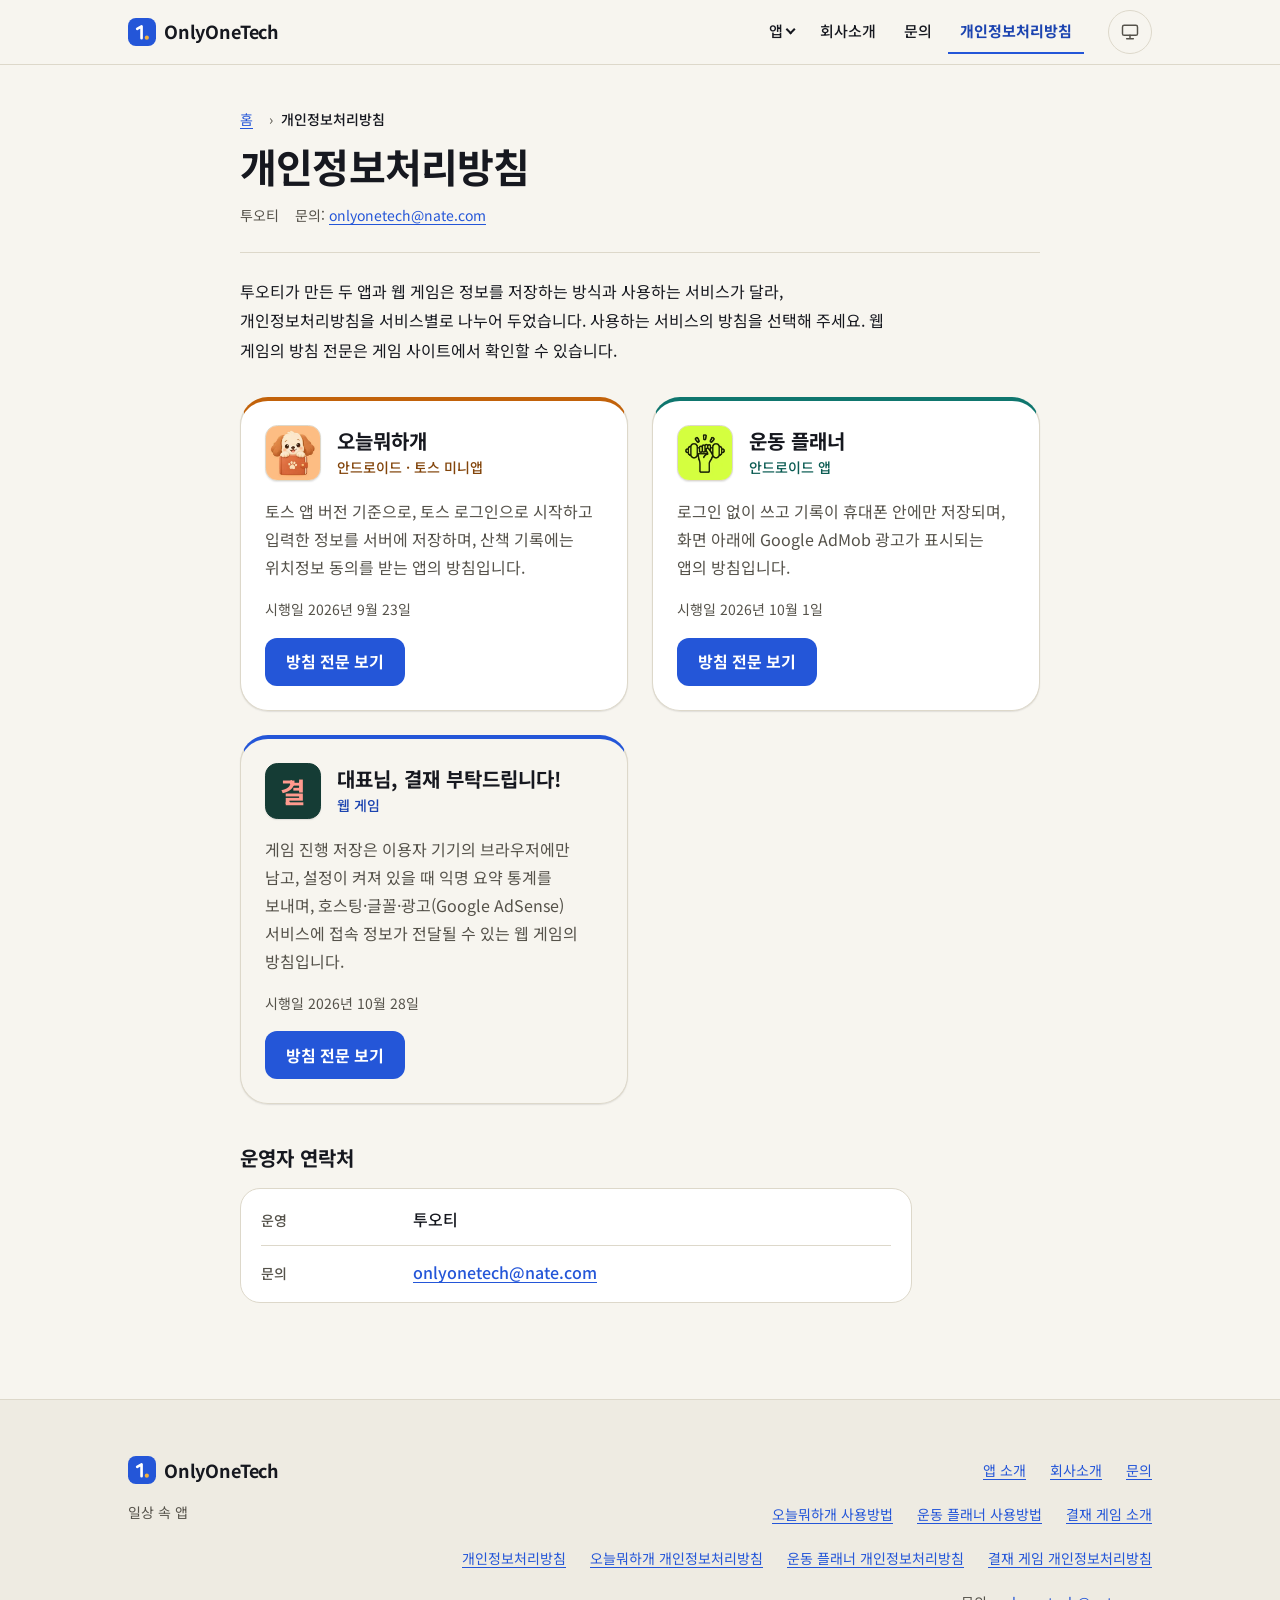
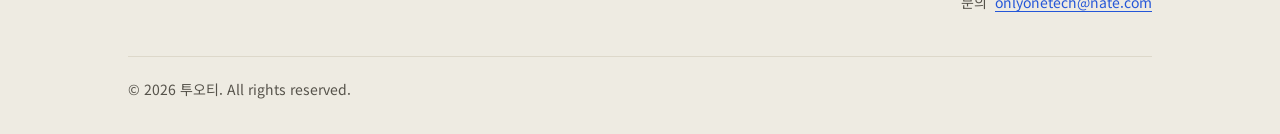
<file: privacy.html>
<!doctype html>
<html lang="ko">
<head>
<meta charset="utf-8">
<meta name="viewport" content="width=device-width, initial-scale=1">
<title>개인정보처리방침 - OnlyOneTech</title>
<meta name="description" content="OnlyOneTech 개인정보처리방침 목록입니다. 오늘뭐하개, 운동 플래너, 대표님 결재 부탁드립니다! 게임의 방침을 각각 확인하세요.">
<!-- canonical / og:url: 공개 주소가 확정되고 소유자가 확인한 뒤에 추가하세요 (확인 전에는 주소를 적지 않음) -->
<meta name="color-scheme" content="light dark">
<meta name="theme-color" content="#f7f5ef" media="(prefers-color-scheme: light)">
<meta name="theme-color" content="#0e1118" media="(prefers-color-scheme: dark)">
<meta property="og:type" content="website">
<meta property="og:locale" content="ko_KR">
<meta property="og:site_name" content="OnlyOneTech">
<meta property="og:title" content="개인정보처리방침 - OnlyOneTech">
<meta property="og:description" content="OnlyOneTech 개인정보처리방침 목록입니다. 오늘뭐하개, 운동 플래너, 대표님 결재 부탁드립니다! 게임의 방침을 각각 확인하세요.">
<link rel="icon" href="data:image/svg+xml,%3Csvg xmlns='http://www.w3.org/2000/svg' viewBox='0 0 32 32'%3E%3Crect width='32' height='32' rx='9' fill='%232456d8'/%3E%3Cpath d='M10.5 12.5 15.5 9.5v13.5' fill='none' stroke='%23fff' stroke-width='3' stroke-linecap='round' stroke-linejoin='round'/%3E%3Ccircle cx='21.5' cy='22.5' r='2.4' fill='%23f5b23c'/%3E%3C/svg%3E">
<script>try{var t=localStorage.getItem('oot-theme');if(t==='light'||t==='dark')document.documentElement.setAttribute('data-theme',t)}catch(e){}</script>
<link rel="preconnect" href="https://fonts.googleapis.com">
<link rel="preconnect" href="https://fonts.gstatic.com" crossorigin>
<link rel="stylesheet" href="https://fonts.googleapis.com/css2?family=Noto+Sans+KR:wght@400;500;700&display=swap" media="print" onload="this.media='all'">
<noscript><link rel="stylesheet" href="https://fonts.googleapis.com/css2?family=Noto+Sans+KR:wght@400;500;700&display=swap"></noscript>
<link rel="stylesheet" href="style.css">
</head>
<body>
<a class="skip-link" href="#main">본문으로 건너뛰기</a>

<header class="site-header">
  <div class="container site-header__inner">
    <a class="brand" href="index.html" aria-label="OnlyOneTech 홈">
      <svg class="brand__mark" viewBox="0 0 32 32" width="28" height="28" aria-hidden="true" focusable="false"><rect width="32" height="32" rx="9"/><path d="M10.5 12.5 15.5 9.5v13.5"/><circle cx="21.5" cy="22.5" r="2.4"/></svg>
      <span class="brand__name">OnlyOneTech</span>
    </a>
    <nav class="site-nav" aria-label="주요 메뉴">
      <ul class="site-nav__list">
        <li class="site-nav__group">
          <a href="index.html#apps" data-subnav-link>앱</a>
          <button type="button" class="site-nav__toggle" aria-expanded="false" aria-controls="site-subnav" hidden>앱</button>
        </li>
        <li><a href="company.html">회사소개</a></li>
        <li><a href="index.html#contact">문의</a></li>
        <li><a href="privacy.html" aria-current="page">개인정보처리방침</a></li>
      </ul>
    </nav>
    <button type="button" class="theme-toggle" data-theme-cycle data-state="system" aria-label="화면 테마 바꾸기" title="화면 테마 바꾸기" hidden>
      <svg class="theme-toggle__ico theme-toggle__ico--light" viewBox="0 0 24 24" aria-hidden="true" focusable="false"><circle cx="12" cy="12" r="4"/><path d="M12 3v2M12 19v2M3 12h2M19 12h2M5.6 5.6 7 7M17 17l1.4 1.4M5.6 18.4 7 17M17 7l1.4-1.4"/></svg>
      <svg class="theme-toggle__ico theme-toggle__ico--dark" viewBox="0 0 24 24" aria-hidden="true" focusable="false"><path d="M20 14.5A8 8 0 0 1 9.5 4 8 8 0 1 0 20 14.5Z"/></svg>
      <svg class="theme-toggle__ico theme-toggle__ico--system" viewBox="0 0 24 24" aria-hidden="true" focusable="false"><rect x="3" y="4" width="18" height="12" rx="2"/><path d="M8 20h8M12 16v4"/></svg>
    </button>
    <span class="visually-hidden" role="status" data-theme-status></span>
  </div>
  <nav class="site-subnav" id="site-subnav" aria-label="앱 하위 메뉴">
    <div class="container site-subnav__inner">
    <ul class="site-subnav__list" role="list">
      <li><a class="site-subnav__link" href="ohneul-guide.html">
        <img class="site-subnav__icon" src="img/icon-ohneul.webp" width="40" height="40" alt="" loading="lazy" decoding="async">
        <span class="site-subnav__text"><span class="site-subnav__name">오늘뭐하개</span><span class="site-subnav__desc">반려견 앱 · 사용방법</span></span>
      </a></li>
      <li><a class="site-subnav__link" href="workout-guide.html">
        <img class="site-subnav__icon" src="img/icon-workout.webp" width="40" height="40" alt="" loading="lazy" decoding="async">
        <span class="site-subnav__text"><span class="site-subnav__name">운동 플래너</span><span class="site-subnav__desc">운동 기록 앱 · 사용방법</span></span>
      </a></li>
      <li><a class="site-subnav__link" href="startup-intro.html">
        <span class="site-subnav__icon site-subnav__icon--game" aria-hidden="true">결</span>
        <span class="site-subnav__text"><span class="site-subnav__name">결재 게임</span><span class="site-subnav__desc">웹 게임 · 소개</span></span>
      </a></li>
    </ul>
    <a class="site-subnav__all" href="index.html#apps">앱 전체 보기 <span aria-hidden="true">→</span></a>
    </div>
  </nav>
</header>

<main id="main" tabindex="-1" class="doc-page">
  <div class="container hub">
    <nav class="crumbs" aria-label="현재 위치"><ol><li><a href="index.html">홈</a></li><li><span aria-current="page">개인정보처리방침</span></li></ol></nav>

    <header class="doc__header">
      <h1 class="doc__title">개인정보처리방침</h1>
      <p class="doc__meta"><span class="doc__meta-item">투오티</span> <span class="doc__meta-item">문의: <a href="mailto:onlyonetech@nate.com">onlyonetech@nate.com</a></span></p>
    </header>

    <p class="doc__intro">투오티가 만든 두 앱과 웹 게임은 정보를 저장하는 방식과 사용하는 서비스가 달라, 개인정보처리방침을 서비스별로 나누어 두었습니다. 사용하는 서비스의 방침을 선택해 주세요. 웹 게임의 방침 전문은 게임 사이트에서 확인할 수 있습니다.</p>

    <ul class="policy-grid" role="list">
        <li>
          <article class="policy-card accent--today" aria-labelledby="pc-today">
            <div class="policy-card__head">
              <img class="app-icon app-icon--md" src="img/icon-ohneul.webp" width="192" height="192" alt="" decoding="async">
              <div>
                <h2 id="pc-today" class="policy-card__name">오늘뭐하개</h2>
                <p class="policy-card__kind">안드로이드 · 토스 미니앱</p>
              </div>
            </div>
            <p class="policy-card__summary">토스 앱 버전 기준으로, 토스 로그인으로 시작하고 입력한 정보를 서버에 저장하며, 산책 기록에는 위치정보 동의를 받는 앱의 방침입니다.</p>
            <p class="policy-card__date">시행일 <time datetime="2026-09-23">2026년 9월 23일</time></p>
            <a class="btn btn--primary" href="privacy-ohneul.html" aria-label="오늘뭐하개 개인정보처리방침 전문 보기">방침 전문 보기</a>
          </article>
        </li>
        <li>
          <article class="policy-card accent--fit" aria-labelledby="pc-fit">
            <div class="policy-card__head">
              <img class="app-icon app-icon--md" src="img/icon-workout.webp" width="192" height="192" alt="" decoding="async">
              <div>
                <h2 id="pc-fit" class="policy-card__name">운동 플래너</h2>
                <p class="policy-card__kind">안드로이드 앱</p>
              </div>
            </div>
            <p class="policy-card__summary">로그인 없이 쓰고 기록이 휴대폰 안에만 저장되며, 화면 아래에 Google AdMob 광고가 표시되는 앱의 방침입니다.</p>
            <p class="policy-card__date">시행일 <time datetime="2026-10-01">2026년 10월 1일</time></p>
            <a class="btn btn--primary" href="privacy-workout.html" aria-label="운동 플래너 개인정보처리방침 전문 보기">방침 전문 보기</a>
          </article>
        </li>
        <li>
          <article class="policy-card accent--game" aria-labelledby="pc-game">
            <div class="policy-card__head">
              <span class="app-icon app-icon--md app-icon--game" aria-hidden="true">결</span>
              <div>
                <h2 id="pc-game" class="policy-card__name">대표님, 결재 부탁드립니다!</h2>
                <p class="policy-card__kind">웹 게임</p>
              </div>
            </div>
            <p class="policy-card__summary">게임 진행 저장은 이용자 기기의 브라우저에만 남고, 설정이 켜져 있을 때 익명 요약 통계를 보내며, 호스팅·글꼴·광고(Google AdSense) 서비스에 접속 정보가 전달될 수 있는 웹 게임의 방침입니다.</p>
            <p class="policy-card__date">시행일 <time datetime="2026-10-28">2026년 10월 28일</time></p>
            <a class="btn btn--primary" href="https://startup-with-you.com/privacy.html" target="_blank" rel="noopener" aria-label="결재 게임 개인정보처리방침 전문 보기 (게임 사이트, 새 창)">방침 전문 보기<span class="visually-hidden"> (게임 사이트, 새 창)</span></a>
          </article>
        </li>
    </ul>

    <section class="hub-contact" aria-labelledby="hub-contact-title">
      <h2 id="hub-contact-title" class="hub-contact__title">운영자 연락처</h2>
      <dl class="info-list">
        <div class="info-list__row"><dt>운영</dt><dd>투오티</dd></div>
        <div class="info-list__row"><dt>문의</dt><dd><a href="mailto:onlyonetech@nate.com">onlyonetech@nate.com</a></dd></div>
      </dl>
    </section>
  </div>
</main>
<footer class="site-footer">
  <div class="container">
    <div class="site-footer__top">
      <div class="site-footer__about">
        <a class="brand" href="index.html" aria-label="OnlyOneTech 홈">
          <svg class="brand__mark" viewBox="0 0 32 32" width="28" height="28" aria-hidden="true" focusable="false"><rect width="32" height="32" rx="9"/><path d="M10.5 12.5 15.5 9.5v13.5"/><circle cx="21.5" cy="22.5" r="2.4"/></svg>
          <span class="brand__name">OnlyOneTech</span>
        </a>
        <p>일상 속 앱</p>
      </div>
      <div class="site-footer__links">
        <nav class="site-footer__nav" aria-label="푸터 메뉴">
          <ul>
            <li><a href="index.html#apps">앱 소개</a></li>
            <li><a href="company.html">회사소개</a></li>
            <li><a href="index.html#contact">문의</a></li>
          </ul>
          <ul>
            <li><a href="ohneul-guide.html">오늘뭐하개 사용방법</a></li>
            <li><a href="workout-guide.html">운동 플래너 사용방법</a></li>
            <li><a href="startup-intro.html">결재 게임 소개</a></li>
          </ul>
          <ul>
            <li><a href="privacy.html">개인정보처리방침</a></li>
            <li><a href="privacy-ohneul.html">오늘뭐하개 개인정보처리방침</a></li>
            <li><a href="privacy-workout.html">운동 플래너 개인정보처리방침</a></li>
            <li><a href="https://startup-with-you.com/privacy.html" target="_blank" rel="noopener">결재 게임 개인정보처리방침<span class="visually-hidden"> (새 창)</span></a></li>
          </ul>
        </nav>
        <p class="site-footer__contact">문의 <a href="mailto:onlyonetech@nate.com">onlyonetech@nate.com</a></p>
      </div>
    </div>
    <p class="site-footer__copy">&copy; 2026 투오티. All rights reserved.</p>
  </div>
</footer>

<script>
(function(){
  var root=document.documentElement, KEY='oot-theme';
  var btn=document.querySelector('[data-theme-cycle]');
  var live=document.querySelector('[data-theme-status]');
  if(!btn) return;
  var NAME={light:'라이트 모드',dark:'다크 모드',system:'시스템 설정'};
  var TO={light:'라이트 모드로',dark:'다크 모드로',system:'시스템 설정으로'};
  function current(){var t=root.getAttribute('data-theme');return (t==='light'||t==='dark')?t:'system';}
  function prefersDark(){try{return window.matchMedia('(prefers-color-scheme: dark)').matches;}catch(e){return false;}}
  function next(c){var o=prefersDark()?['system','light','dark']:['system','dark','light'];return o[(o.indexOf(c)+1)%3];}
  function sync(announce){
    var c=current(), label='화면 테마: '+NAME[c]+' (누르면 '+TO[next(c)]+' 변경)';
    btn.setAttribute('data-state',c);
    btn.setAttribute('aria-label',label);
    btn.setAttribute('title',label);
    if(announce&&live) live.textContent='화면 테마: '+NAME[c];
  }
  btn.addEventListener('click',function(){
    var v=next(current());
    if(v==='system') root.removeAttribute('data-theme'); else root.setAttribute('data-theme',v);
    try{ if(v==='system') localStorage.removeItem(KEY); else localStorage.setItem(KEY,v); }catch(e){}
    sync(true);
  });
  btn.hidden=false; sync(false);
})();
</script>
<script src="nav.js"></script>
</body>
</html>
</file>
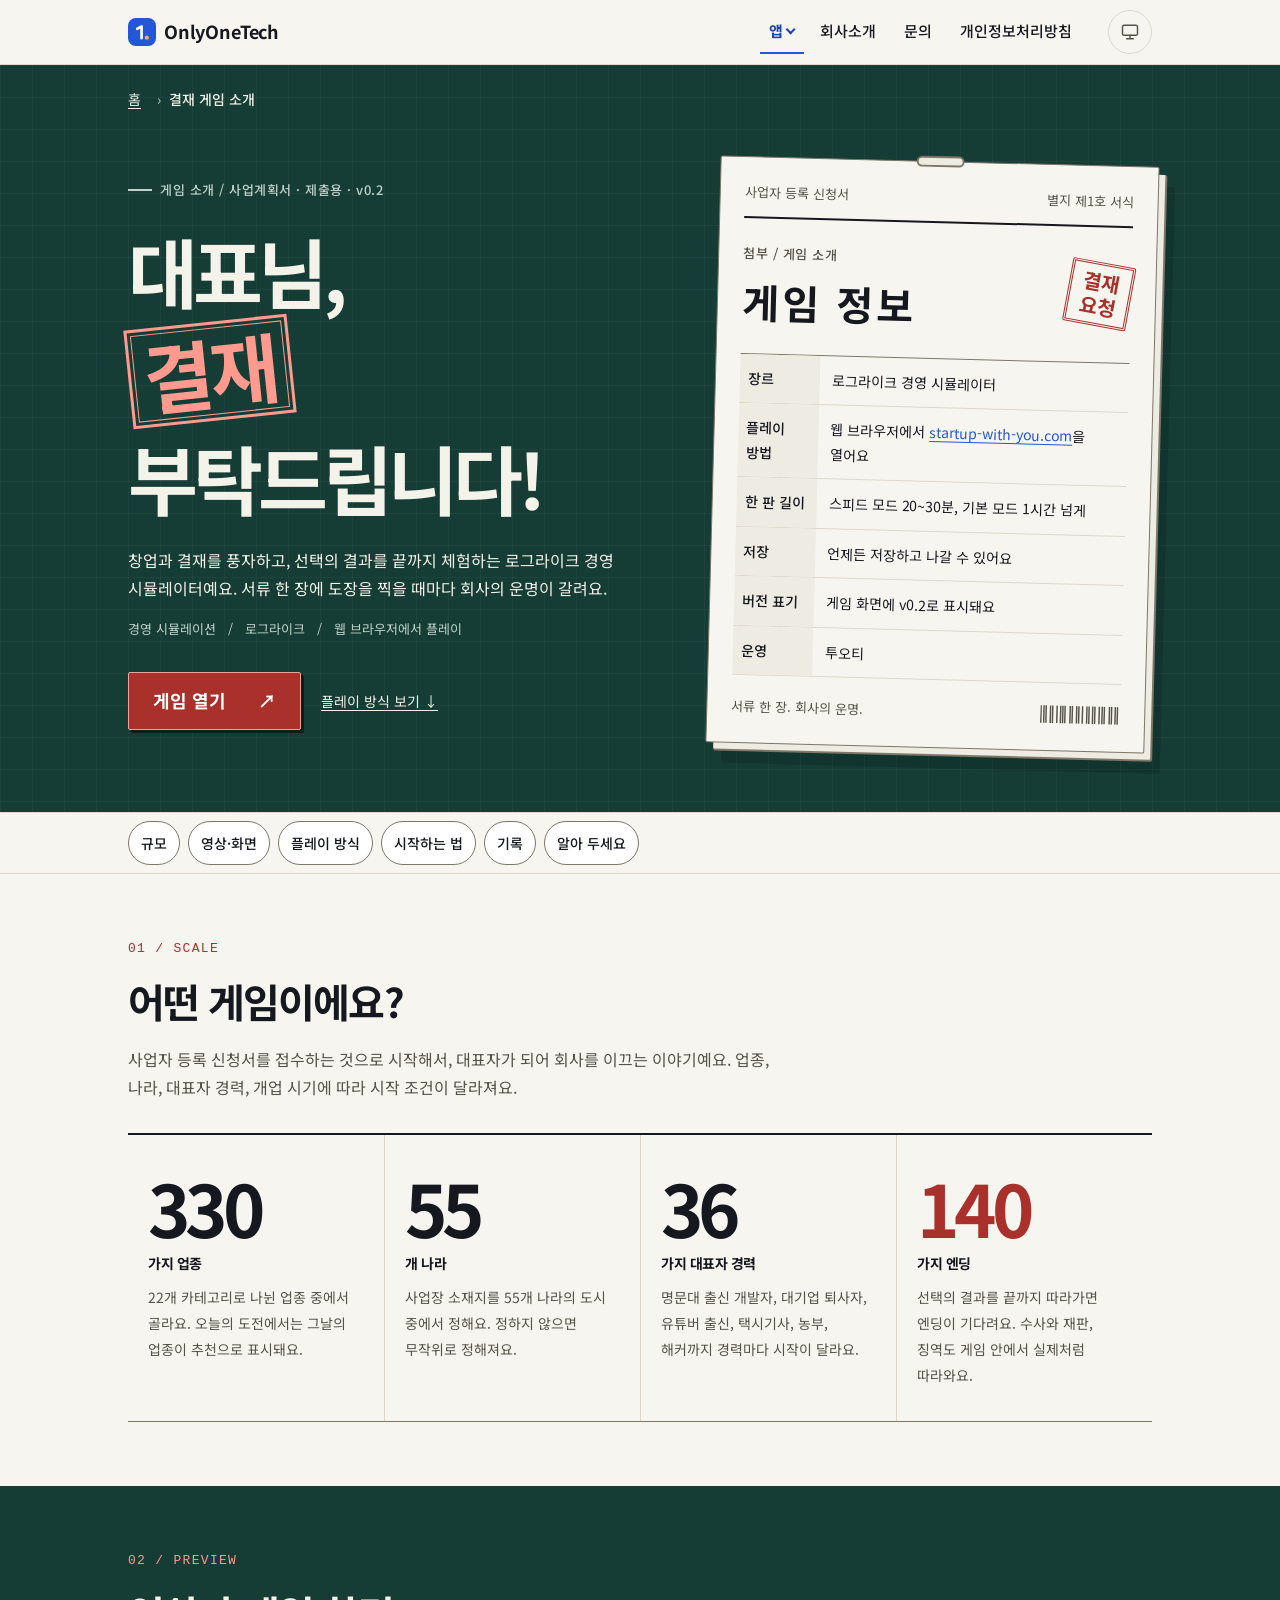
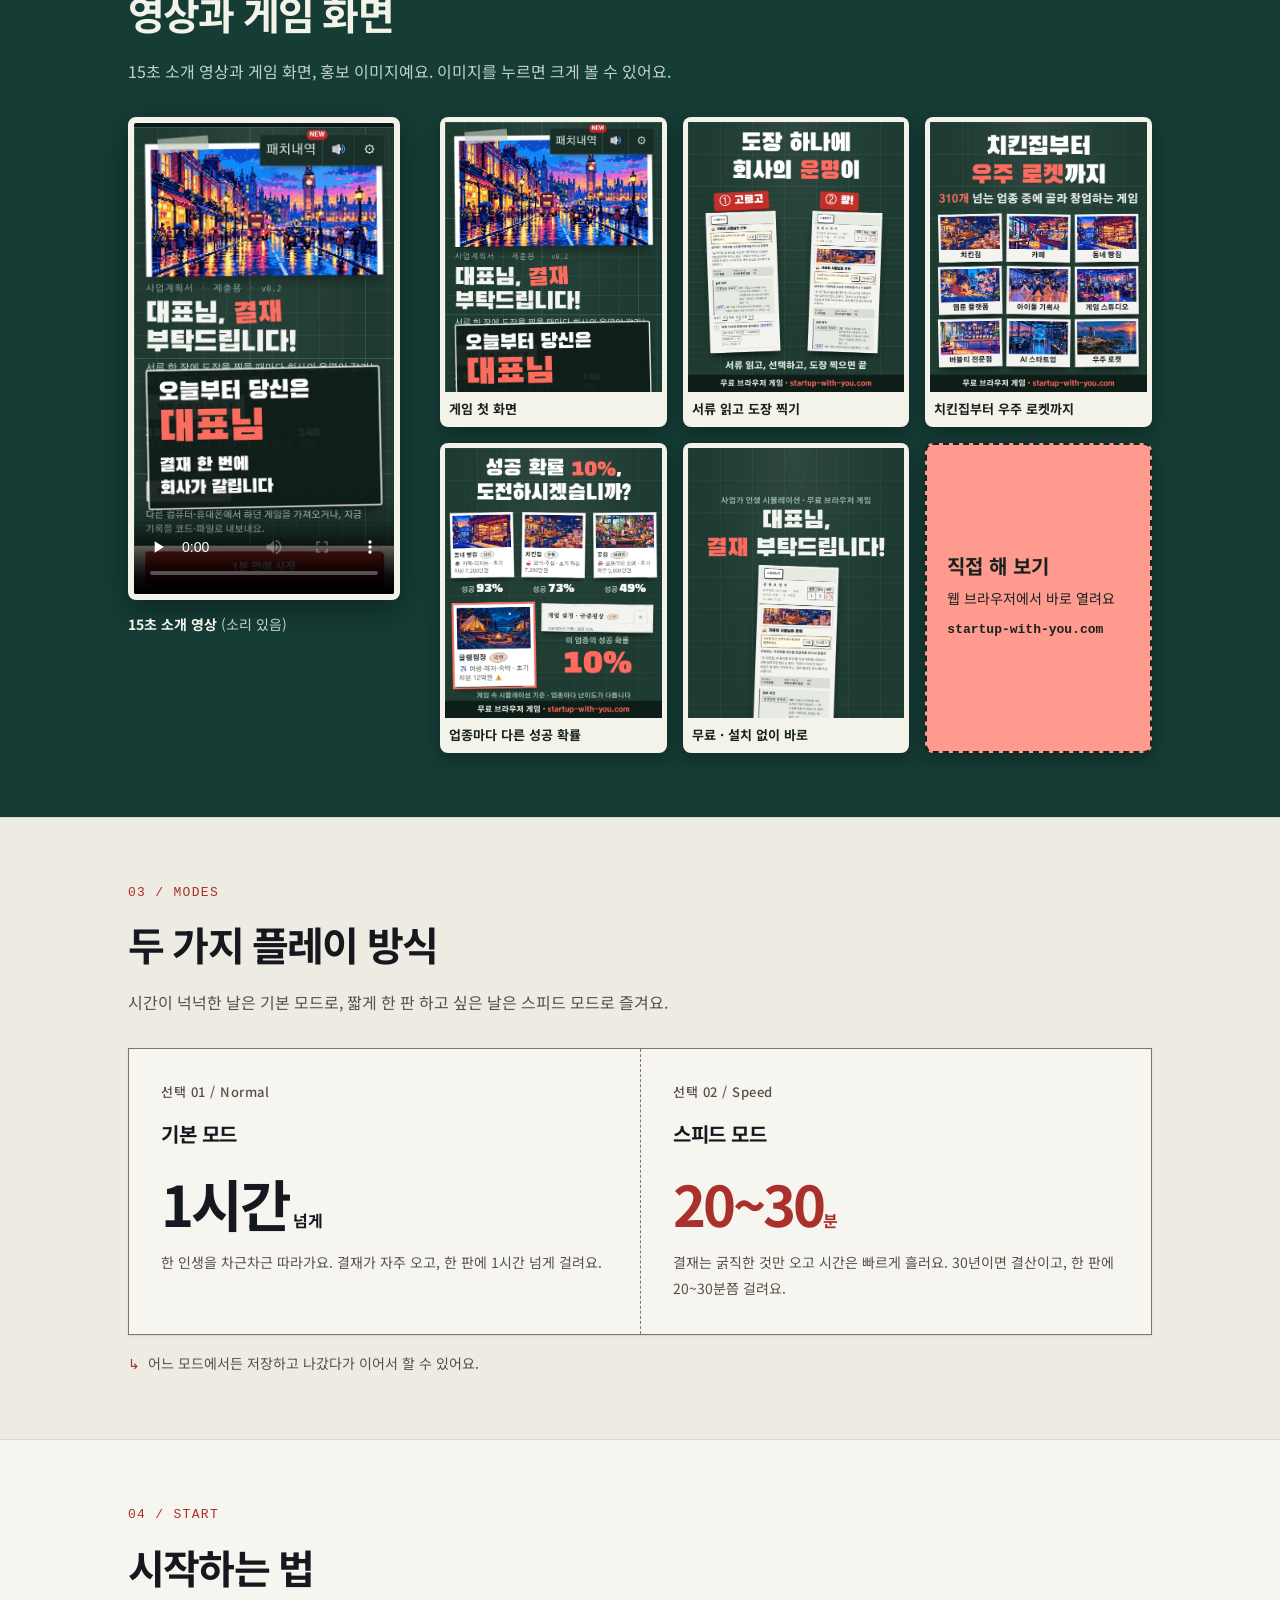
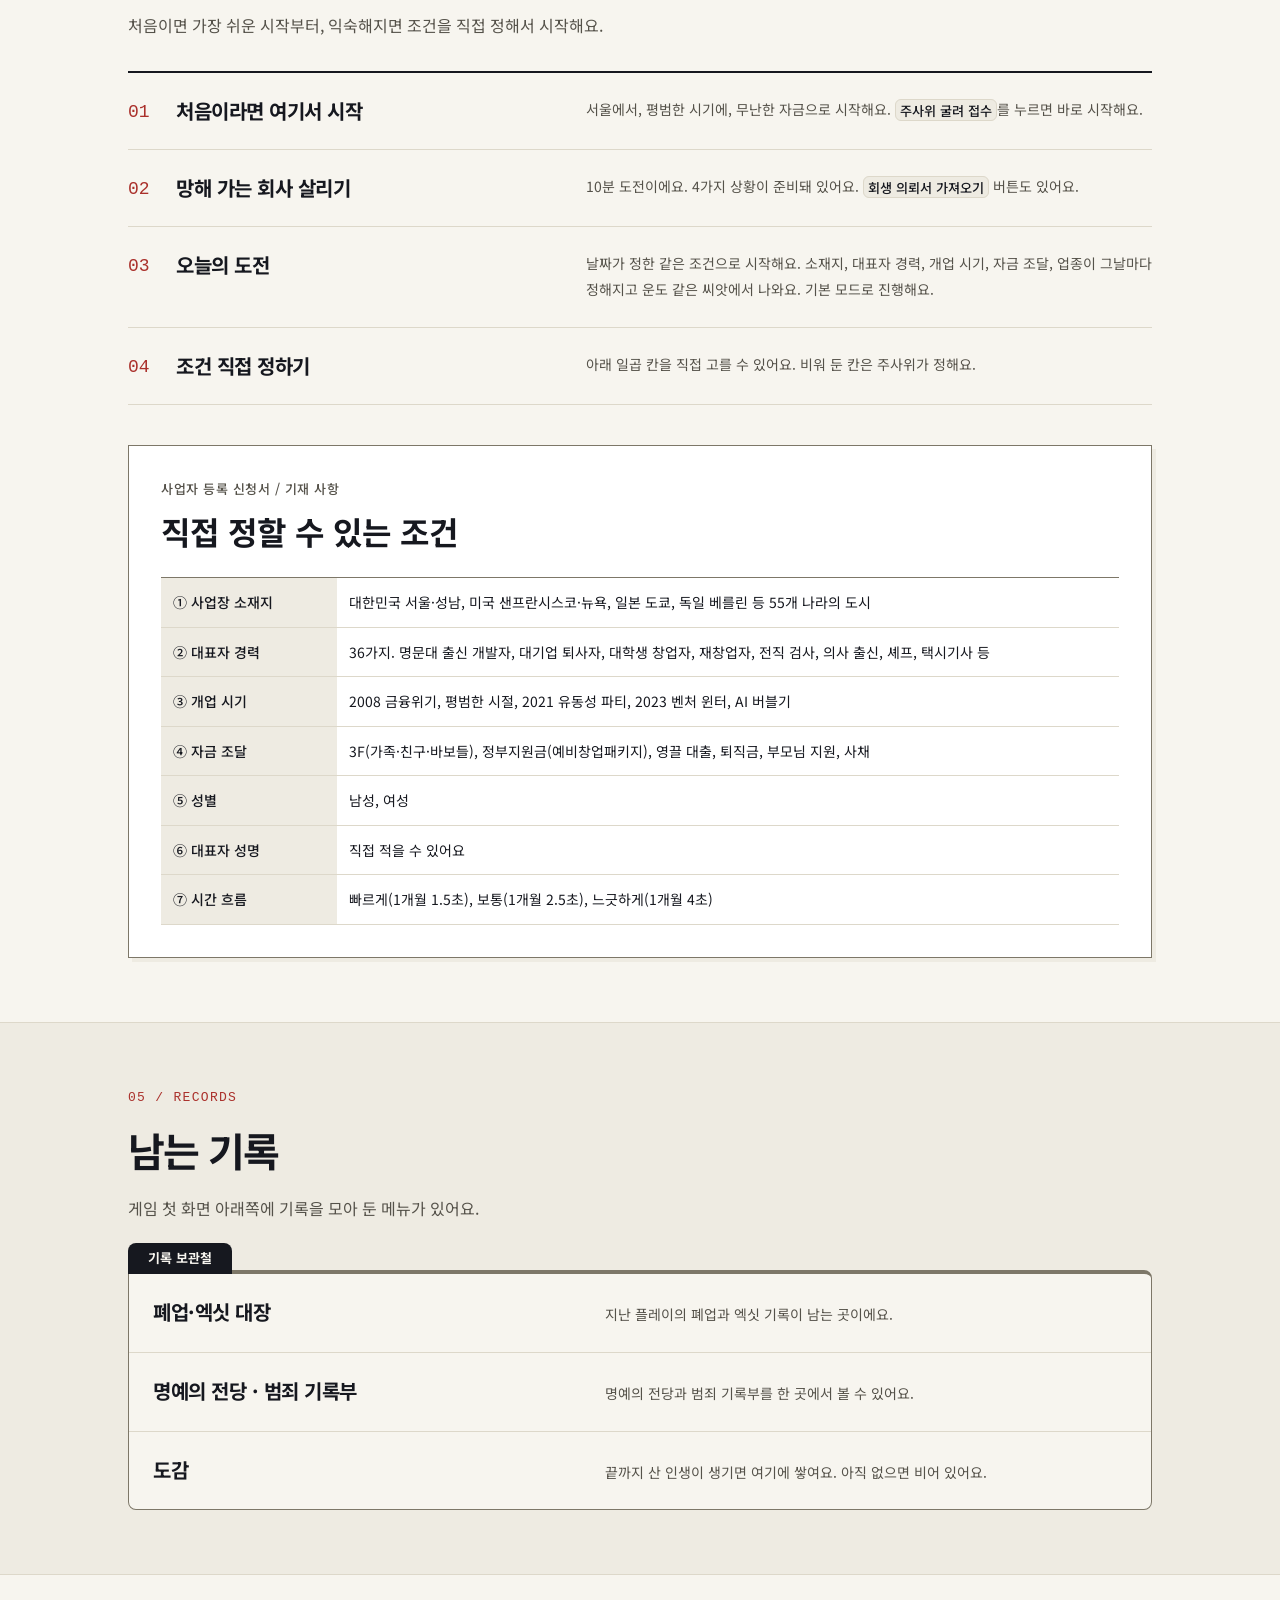
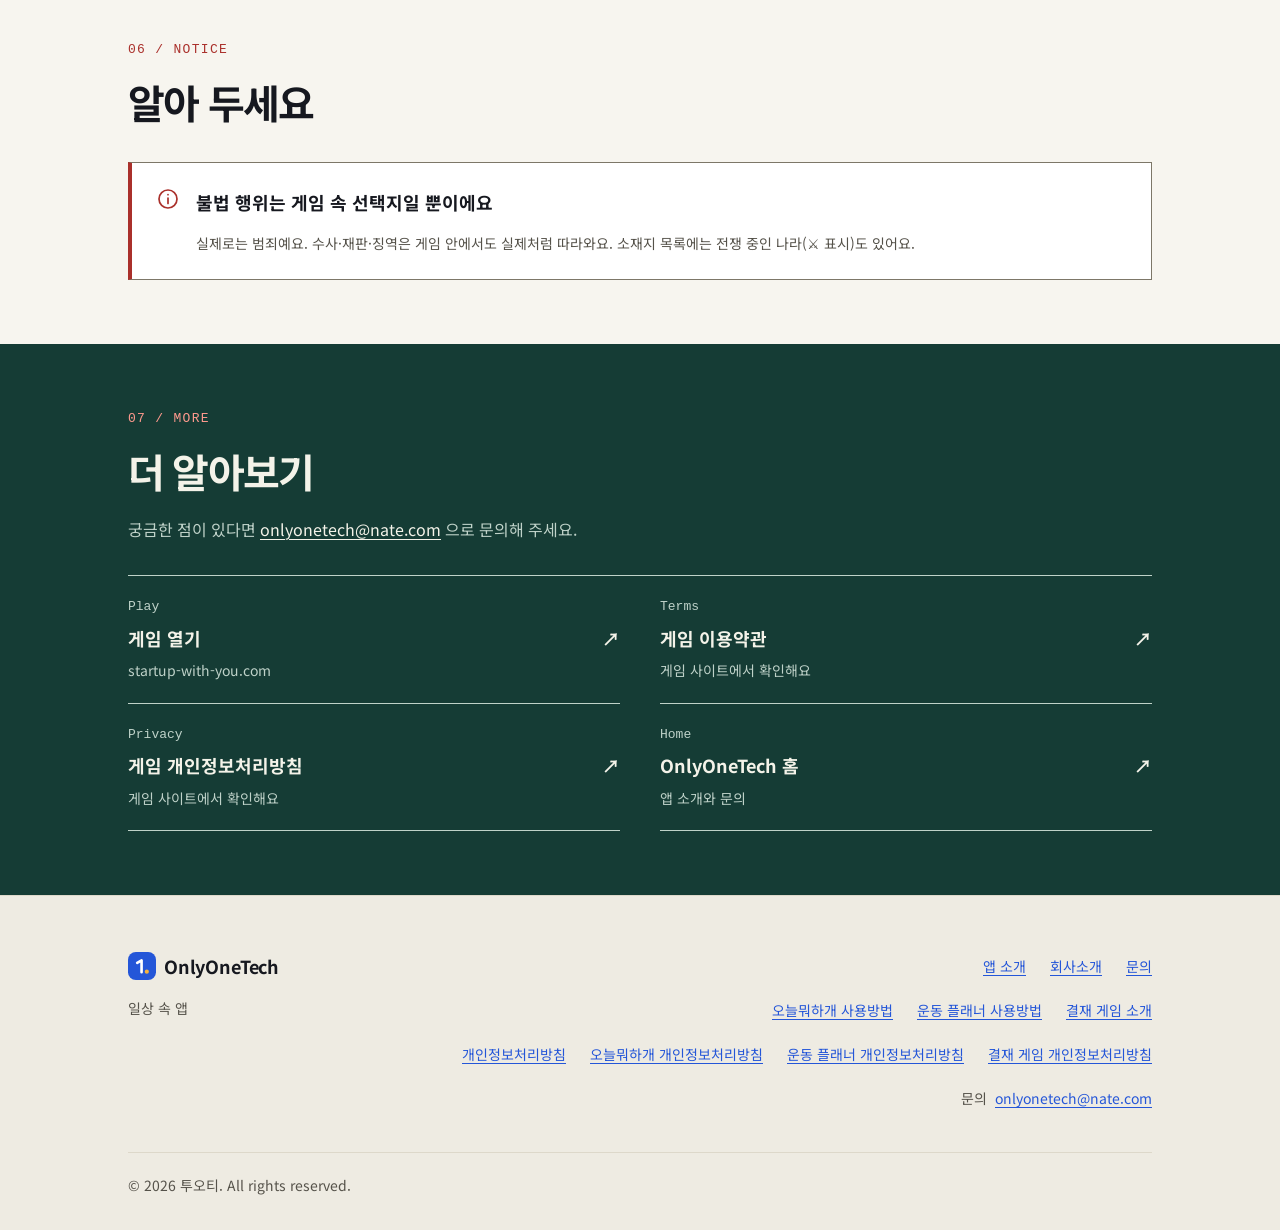
<file: startup-intro.html>
<!doctype html>
<html lang="ko">
<head>
<meta charset="utf-8">
<meta name="viewport" content="width=device-width, initial-scale=1">
<title>대표님, 결재 부탁드립니다! 게임 소개 - OnlyOneTech</title>
<meta name="description" content="창업과 결재를 풍자하고, 선택의 결과를 끝까지 체험하는 로그라이크 경영 시뮬레이터 '대표님, 결재 부탁드립니다!'를 소개합니다. 330가지 업종, 55개 나라, 140가지 엔딩, 기본 모드와 스피드 모드, 오늘의 도전까지 안내합니다.">
<!-- canonical / og:url: 공개 주소가 확정되고 소유자가 확인한 뒤에 추가하세요 (확인 전에는 주소를 적지 않음) -->
<meta name="color-scheme" content="light dark">
<meta name="theme-color" content="#f7f5ef" media="(prefers-color-scheme: light)">
<meta name="theme-color" content="#0e1118" media="(prefers-color-scheme: dark)">
<meta property="og:type" content="website">
<meta property="og:locale" content="ko_KR">
<meta property="og:site_name" content="OnlyOneTech">
<meta property="og:title" content="대표님, 결재 부탁드립니다! 게임 소개 - OnlyOneTech">
<meta property="og:description" content="창업과 결재를 풍자하고, 선택의 결과를 끝까지 체험하는 로그라이크 경영 시뮬레이터를 소개합니다.">
<link rel="icon" href="data:image/svg+xml,%3Csvg xmlns='http://www.w3.org/2000/svg' viewBox='0 0 32 32'%3E%3Crect width='32' height='32' rx='9' fill='%232456d8'/%3E%3Cpath d='M10.5 12.5 15.5 9.5v13.5' fill='none' stroke='%23fff' stroke-width='3' stroke-linecap='round' stroke-linejoin='round'/%3E%3Ccircle cx='21.5' cy='22.5' r='2.4' fill='%23f5b23c'/%3E%3C/svg%3E">
<script type="application/ld+json">{"@context":"https://schema.org","@type":"VideoGame","name":"대표님, 결재 부탁드립니다!","description":"창업과 결재를 풍자하고, 선택의 결과를 끝까지 체험하는 로그라이크 경영 시뮬레이터","url":"https://startup-with-you.com/","inLanguage":"ko","genre":["경영 시뮬레이션","로그라이크"],"gamePlatform":"웹 브라우저","author":{"@type":"Organization","name":"OnlyOneTech","legalName":"투오티","email":"onlyonetech@nate.com"}}</script>
<script>try{var t=localStorage.getItem('oot-theme');if(t==='light'||t==='dark')document.documentElement.setAttribute('data-theme',t)}catch(e){}</script>
<link rel="preconnect" href="https://fonts.googleapis.com">
<link rel="preconnect" href="https://fonts.gstatic.com" crossorigin>
<link rel="stylesheet" href="https://fonts.googleapis.com/css2?family=Noto+Sans+KR:wght@400;500;700&display=swap" media="print" onload="this.media='all'">
<noscript><link rel="stylesheet" href="https://fonts.googleapis.com/css2?family=Noto+Sans+KR:wght@400;500;700&display=swap"></noscript>
<link rel="stylesheet" href="style.css">
</head>
<body>
<a class="skip-link" href="#main">본문으로 건너뛰기</a>

<header class="site-header">
  <div class="container site-header__inner">
    <a class="brand" href="index.html" aria-label="OnlyOneTech 홈">
      <svg class="brand__mark" viewBox="0 0 32 32" width="28" height="28" aria-hidden="true" focusable="false"><rect width="32" height="32" rx="9"/><path d="M10.5 12.5 15.5 9.5v13.5"/><circle cx="21.5" cy="22.5" r="2.4"/></svg>
      <span class="brand__name">OnlyOneTech</span>
    </a>
    <nav class="site-nav" aria-label="주요 메뉴">
      <ul class="site-nav__list">
        <li class="site-nav__group">
          <a href="index.html#apps" data-subnav-link>앱</a>
          <button type="button" class="site-nav__toggle is-current" aria-expanded="false" aria-controls="site-subnav" hidden>앱</button>
        </li>
        <li><a href="company.html">회사소개</a></li>
        <li><a href="index.html#contact">문의</a></li>
        <li><a href="privacy.html">개인정보처리방침</a></li>
      </ul>
    </nav>
    <button type="button" class="theme-toggle" data-theme-cycle data-state="system" aria-label="화면 테마 바꾸기" title="화면 테마 바꾸기" hidden>
      <svg class="theme-toggle__ico theme-toggle__ico--light" viewBox="0 0 24 24" aria-hidden="true" focusable="false"><circle cx="12" cy="12" r="4"/><path d="M12 3v2M12 19v2M3 12h2M19 12h2M5.6 5.6 7 7M17 17l1.4 1.4M5.6 18.4 7 17M17 7l1.4-1.4"/></svg>
      <svg class="theme-toggle__ico theme-toggle__ico--dark" viewBox="0 0 24 24" aria-hidden="true" focusable="false"><path d="M20 14.5A8 8 0 0 1 9.5 4 8 8 0 1 0 20 14.5Z"/></svg>
      <svg class="theme-toggle__ico theme-toggle__ico--system" viewBox="0 0 24 24" aria-hidden="true" focusable="false"><rect x="3" y="4" width="18" height="12" rx="2"/><path d="M8 20h8M12 16v4"/></svg>
    </button>
    <span class="visually-hidden" role="status" data-theme-status></span>
  </div>
  <nav class="site-subnav" id="site-subnav" aria-label="앱 하위 메뉴">
    <div class="container site-subnav__inner">
    <ul class="site-subnav__list" role="list">
      <li><a class="site-subnav__link" href="ohneul-guide.html">
        <img class="site-subnav__icon" src="img/icon-ohneul.webp" width="40" height="40" alt="" loading="lazy" decoding="async">
        <span class="site-subnav__text"><span class="site-subnav__name">오늘뭐하개</span><span class="site-subnav__desc">반려견 앱 · 사용방법</span></span>
      </a></li>
      <li><a class="site-subnav__link" href="workout-guide.html">
        <img class="site-subnav__icon" src="img/icon-workout.webp" width="40" height="40" alt="" loading="lazy" decoding="async">
        <span class="site-subnav__text"><span class="site-subnav__name">운동 플래너</span><span class="site-subnav__desc">운동 기록 앱 · 사용방법</span></span>
      </a></li>
      <li><a class="site-subnav__link" href="startup-intro.html" aria-current="page">
        <span class="site-subnav__icon site-subnav__icon--game" aria-hidden="true">결</span>
        <span class="site-subnav__text"><span class="site-subnav__name">결재 게임</span><span class="site-subnav__desc">웹 게임 · 소개</span></span>
      </a></li>
    </ul>
    <a class="site-subnav__all" href="index.html#apps">앱 전체 보기 <span aria-hidden="true">→</span></a>
    </div>
  </nav>
</header>

<main id="main" tabindex="-1" class="accent--game">

  <section class="game-hero" aria-labelledby="guide-title">
    <div class="container">
      <nav class="crumbs" aria-label="현재 위치"><ol><li><a href="index.html">홈</a></li><li><span aria-current="page">결재 게임 소개</span></li></ol></nav>
      <div class="game-hero__grid">
        <div class="game-hero__copy">
          <p class="game-kicker"><span class="game-kicker__line" aria-hidden="true"></span> 게임 소개 / 사업계획서 · 제출용 · v0.2</p>
          <h1 id="guide-title" class="game-hero__title">대표님,<br><span class="game-title-seal">결재</span><br>부탁드립니다!</h1>
          <p class="game-hero__lead">창업과 결재를 풍자하고, 선택의 결과를 끝까지 체험하는 로그라이크 경영 시뮬레이터예요. 서류 한 장에 도장을 찍을 때마다 회사의 운명이 갈려요.</p>
          <ul class="game-tags" role="list">
            <li>경영 시뮬레이션</li>
            <li>로그라이크</li>
            <li>웹 브라우저에서 플레이</li>
          </ul>
          <div class="game-actions">
            <a class="game-button" href="https://startup-with-you.com/" target="_blank" rel="noopener">게임 열기<span aria-hidden="true"> ↗</span><span class="visually-hidden"> (새 창)</span></a>
            <a class="game-text-link" href="#modes">플레이 방식 보기 <span aria-hidden="true">↓</span></a>
          </div>
        </div>
        <div class="game-dossier">
          <div class="game-dossier__top"><span>사업자 등록 신청서</span><span>별지 제1호 서식</span></div>
          <div class="game-dossier__heading">
            <div><p class="game-doc-label">첨부 / 게임 소개</p><h2 class="game-dossier__title">게임 정보</h2></div>
            <span class="game-seal" aria-hidden="true">결재<br>요청</span>
          </div>
          <dl class="game-facts">
            <div class="game-facts__row"><dt>장르</dt><dd>로그라이크 경영 시뮬레이터</dd></div>
            <div class="game-facts__row"><dt>플레이 방법</dt><dd>웹 브라우저에서 <a href="https://startup-with-you.com/" target="_blank" rel="noopener">startup-with-you.com<span class="visually-hidden"> (새 창)</span></a>을 열어요</dd></div>
            <div class="game-facts__row"><dt>한 판 길이</dt><dd>스피드 모드 20~30분, 기본 모드 1시간 넘게</dd></div>
            <div class="game-facts__row"><dt>저장</dt><dd>언제든 저장하고 나갈 수 있어요</dd></div>
            <div class="game-facts__row"><dt>버전 표기</dt><dd>게임 화면에 v0.2로 표시돼요</dd></div>
            <div class="game-facts__row"><dt>운영</dt><dd>투오티</dd></div>
          </dl>
          <div class="game-dossier__foot" aria-hidden="true"><span>서류 한 장. 회사의 운명.</span><svg viewBox="0 0 110 24" width="110" height="24" focusable="false" aria-hidden="true"><path d="M1 0v24m4-24v24m3-24v24m6-24v24m3-24v24m6-24v24m5-24v24m3-24v24m3-24v24m7-24v24m3-24v24m6-24v24m3-24v24m5-24v24m6-24v24m3-24v24m5-24v24m3-24v24m6-24v24m4-24v24m3-24v24m7-24v24m3-24v24m5-24v24m3-24v24" fill="none" stroke="currentColor" stroke-width="2"/></svg></div>
        </div>
      </div>
    </div>
  </section>

  <div class="jump-bar">
    <div class="container">
      <nav class="jump" aria-label="이 페이지 안내">
        <ul class="jump__list" role="list">
          <li><a href="#scale">규모</a></li>
          <li><a href="#preview">영상·화면</a></li>
          <li><a href="#modes">플레이 방식</a></li>
          <li><a href="#start">시작하는 법</a></li>
          <li><a href="#records">기록</a></li>
          <li><a href="#notice">알아 두세요</a></li>
        </ul>
      </nav>
    </div>
  </div>

  <section id="scale" class="game-scale game-section" aria-labelledby="scale-title">
    <div class="container">
      <div class="game-section__head">
        <p class="game-section__eyebrow" aria-hidden="true">01 / Scale</p>
        <h2 id="scale-title" class="game-section__title">어떤 게임이에요?</h2>
        <p class="game-section__lead">사업자 등록 신청서를 접수하는 것으로 시작해서, 대표자가 되어 회사를 이끄는 이야기예요. 업종, 나라, 대표자 경력, 개업 시기에 따라 시작 조건이 달라져요.</p>
      </div>
      <ul class="game-list" role="list">
        <li class="game-entry"><h3 class="game-entry__title"><span class="game-stat">330</span><span class="game-stat__unit">가지 업종</span></h3><p class="game-entry__text">22개 카테고리로 나뉜 업종 중에서 골라요. 오늘의 도전에서는 그날의 업종이 추천으로 표시돼요.</p></li>
        <li class="game-entry"><h3 class="game-entry__title"><span class="game-stat">55</span><span class="game-stat__unit">개 나라</span></h3><p class="game-entry__text">사업장 소재지를 55개 나라의 도시 중에서 정해요. 정하지 않으면 무작위로 정해져요.</p></li>
        <li class="game-entry"><h3 class="game-entry__title"><span class="game-stat">36</span><span class="game-stat__unit">가지 대표자 경력</span></h3><p class="game-entry__text">명문대 출신 개발자, 대기업 퇴사자, 유튜버 출신, 택시기사, 농부, 해커까지 경력마다 시작이 달라요.</p></li>
        <li class="game-entry"><h3 class="game-entry__title"><span class="game-stat">140</span><span class="game-stat__unit">가지 엔딩</span></h3><p class="game-entry__text">선택의 결과를 끝까지 따라가면 엔딩이 기다려요. 수사와 재판, 징역도 게임 안에서 실제처럼 따라와요.</p></li>
      </ul>
    </div>
  </section>

  <section id="preview" class="game-preview game-section" aria-labelledby="preview-title">
    <div class="container">
      <div class="game-section__head">
        <p class="game-section__eyebrow" aria-hidden="true">02 / Preview</p>
        <h2 id="preview-title" class="game-section__title">영상과 게임 화면</h2>
        <p class="game-section__lead">15초 소개 영상과 게임 화면, 홍보 이미지예요. 이미지를 누르면 크게 볼 수 있어요.</p>
      </div>
      <div class="game-preview__grid">
        <figure class="game-preview__video">
          <video controls preload="none" playsinline width="1080" height="1920" poster="img/game-reels-poster.webp" aria-label="대표님, 결재 부탁드립니다! 15초 소개 영상. 글자와 소리가 함께 나와요.">
            <source src="media/game-reels-15s.mp4" type="video/mp4">
            <a href="media/game-reels-15s.mp4">소개 영상 내려받기 (MP4, 15초)</a>
          </video>
          <figcaption>15초 소개 영상 <span>(소리 있음)</span></figcaption>
        </figure>
        <ul class="game-preview__gallery" role="list">
          <li class="game-shot">
            <a href="img/game-ingame-title.webp" target="_blank" rel="noopener">
              <img src="img/game-ingame-title.webp" width="1080" height="1920" loading="lazy" decoding="async" alt="게임 첫 화면. 위에 런던 거리 픽셀아트 사진이 붙어 있고, '대표님, 결재 부탁드립니다!' 제목, '오늘부터 당신은 대표님, 결재 한 번에 회사가 갈립니다' 안내창, 아래에 '1분 만에 시작' 버튼이 보여요.">
              <span class="game-shot__cap">게임 첫 화면<span class="visually-hidden"> (크게 보기, 새 창)</span></span>
            </a>
          </li>
          <li class="game-shot">
            <a href="img/game-promo-stamp.webp" target="_blank" rel="noopener">
              <img src="img/game-promo-stamp.webp" width="1080" height="1350" loading="lazy" decoding="async" alt="'도장 하나에 회사의 운명이' 홍보 이미지. '① 고르고', '② 쾅!' 단계 아래에 결재 요청서 화면 두 장이 있고, 결재 요청서에는 담당·팀장·대표 결재 칸과 붉은 도장이 보여요.">
              <span class="game-shot__cap">서류 읽고 도장 찍기<span class="visually-hidden"> (크게 보기, 새 창)</span></span>
            </a>
          </li>
          <li class="game-shot">
            <a href="img/game-promo-industries.webp" target="_blank" rel="noopener">
              <img src="img/game-promo-industries.webp" width="1080" height="1350" loading="lazy" decoding="async" alt="'치킨집부터 우주 로켓까지' 홍보 이미지. 치킨집, 카페, 동네 빵집, 웹툰 플랫폼, 아이돌 기획사, 게임 스튜디오, 버블티 전문점, AI 스타트업, 우주 로켓 업종이 픽셀아트 사진 아홉 장으로 나와요.">
              <span class="game-shot__cap">치킨집부터 우주 로켓까지<span class="visually-hidden"> (크게 보기, 새 창)</span></span>
            </a>
          </li>
          <li class="game-shot">
            <a href="img/game-promo-odds.webp" target="_blank" rel="noopener">
              <img src="img/game-promo-odds.webp" width="1080" height="1350" loading="lazy" decoding="async" alt="'성공 확률 10%, 도전하시겠습니까?' 홍보 이미지. 동네 빵집 93%, 치킨집 73%, 꽃집 49%, 글램핑장 10%로 업종마다 성공 확률이 다르게 나와요.">
              <span class="game-shot__cap">업종마다 다른 성공 확률<span class="visually-hidden"> (크게 보기, 새 창)</span></span>
            </a>
          </li>
          <li class="game-shot">
            <a href="img/game-promo-story.webp" target="_blank" rel="noopener">
              <img src="img/game-promo-story.webp" width="1080" height="1920" loading="lazy" decoding="async" alt="'대표님, 결재 부탁드립니다!' 세로 홍보 이미지. 결재 요청서 화면 아래에 '무료 · 설치 없이 바로' 문구와 startup-with-you.com 주소가 있어요.">
              <span class="game-shot__cap">무료 · 설치 없이 바로<span class="visually-hidden"> (크게 보기, 새 창)</span></span>
            </a>
          </li>
          <li class="game-shot game-shot--cta">
            <a href="https://startup-with-you.com/" target="_blank" rel="noopener">
              <span class="game-shot__cta-title">직접 해 보기</span>
              <span class="game-shot__cta-text">웹 브라우저에서 바로 열려요</span>
              <span class="game-shot__cta-url">startup-with-you.com<span class="visually-hidden"> (새 창)</span></span>
            </a>
          </li>
        </ul>
      </div>
    </div>
  </section>

  <section id="modes" class="game-modes game-section" aria-labelledby="modes-title">
    <div class="container">
      <div class="game-section__head">
        <p class="game-section__eyebrow" aria-hidden="true">03 / Modes</p>
        <h2 id="modes-title" class="game-section__title">두 가지 플레이 방식</h2>
        <p class="game-section__lead">시간이 넉넉한 날은 기본 모드로, 짧게 한 판 하고 싶은 날은 스피드 모드로 즐겨요.</p>
      </div>
      <ul class="game-list" role="list">
        <li class="game-entry"><p class="game-doc-label">선택 01 / Normal</p><h3 class="game-entry__title">기본 모드</h3><p class="game-duration">1시간<span> 넘게</span></p><p class="game-entry__text">한 인생을 차근차근 따라가요. 결재가 자주 오고, 한 판에 1시간 넘게 걸려요.</p></li>
        <li class="game-entry"><p class="game-doc-label">선택 02 / Speed</p><h3 class="game-entry__title">스피드 모드</h3><p class="game-duration">20~30<span>분</span></p><p class="game-entry__text">결재는 굵직한 것만 오고 시간은 빠르게 흘러요. 30년이면 결산이고, 한 판에 20~30분쯤 걸려요.</p></li>
      </ul>
      <p class="game-section__lead">어느 모드에서든 저장하고 나갔다가 이어서 할 수 있어요.</p>
    </div>
  </section>

  <section id="start" class="game-start game-section" aria-labelledby="start-title">
    <div class="container">
      <div class="game-section__head">
        <p class="game-section__eyebrow" aria-hidden="true">04 / Start</p>
        <h2 id="start-title" class="game-section__title">시작하는 법</h2>
        <p class="game-section__lead">처음이면 가장 쉬운 시작부터, 익숙해지면 조건을 직접 정해서 시작해요.</p>
      </div>
      <ul class="game-list" role="list">
        <li class="game-entry"><h3 class="game-entry__title">처음이라면 여기서 시작</h3><p class="game-entry__text">서울에서, 평범한 시기에, 무난한 자금으로 시작해요. <span class="ui-label">주사위 굴려 접수</span>를 누르면 바로 시작해요.</p></li>
        <li class="game-entry"><h3 class="game-entry__title">망해 가는 회사 살리기</h3><p class="game-entry__text">10분 도전이에요. 4가지 상황이 준비돼 있어요. <span class="ui-label">회생 의뢰서 가져오기</span> 버튼도 있어요.</p></li>
        <li class="game-entry"><h3 class="game-entry__title">오늘의 도전</h3><p class="game-entry__text">날짜가 정한 같은 조건으로 시작해요. 소재지, 대표자 경력, 개업 시기, 자금 조달, 업종이 그날마다 정해지고 운도 같은 씨앗에서 나와요. 기본 모드로 진행해요.</p></li>
        <li class="game-entry"><h3 class="game-entry__title">조건 직접 정하기</h3><p class="game-entry__text">아래 일곱 칸을 직접 고를 수 있어요. 비워 둔 칸은 주사위가 정해요.</p></li>
      </ul>

      <div class="game-conditions"><p class="game-doc-label">사업자 등록 신청서 / 기재 사항</p>
        <h3 class="game-conditions__title">직접 정할 수 있는 조건</h3>
        <dl class="game-conditions__list">
          <div class="game-facts__row"><dt>① 사업장 소재지</dt><dd>대한민국 서울·성남, 미국 샌프란시스코·뉴욕, 일본 도쿄, 독일 베를린 등 55개 나라의 도시</dd></div>
          <div class="game-facts__row"><dt>② 대표자 경력</dt><dd>36가지. 명문대 출신 개발자, 대기업 퇴사자, 대학생 창업자, 재창업자, 전직 검사, 의사 출신, 셰프, 택시기사 등</dd></div>
          <div class="game-facts__row"><dt>③ 개업 시기</dt><dd>2008 금융위기, 평범한 시절, 2021 유동성 파티, 2023 벤처 윈터, AI 버블기</dd></div>
          <div class="game-facts__row"><dt>④ 자금 조달</dt><dd>3F(가족·친구·바보들), 정부지원금(예비창업패키지), 영끌 대출, 퇴직금, 부모님 지원, 사채</dd></div>
          <div class="game-facts__row"><dt>⑤ 성별</dt><dd>남성, 여성</dd></div>
          <div class="game-facts__row"><dt>⑥ 대표자 성명</dt><dd>직접 적을 수 있어요</dd></div>
          <div class="game-facts__row"><dt>⑦ 시간 흐름</dt><dd>빠르게(1개월 1.5초), 보통(1개월 2.5초), 느긋하게(1개월 4초)</dd></div>
        </dl>
      </div>
    </div>
  </section>

  <section id="records" class="game-records game-section" aria-labelledby="records-title">
    <div class="container">
      <div class="game-section__head">
        <p class="game-section__eyebrow" aria-hidden="true">05 / Records</p>
        <h2 id="records-title" class="game-section__title">남는 기록</h2>
        <p class="game-section__lead">게임 첫 화면 아래쪽에 기록을 모아 둔 메뉴가 있어요.</p>
      </div>
      <ul class="game-list" role="list">
        <li class="game-entry"><h3 class="game-entry__title">폐업·엑싯 대장</h3><p class="game-entry__text">지난 플레이의 폐업과 엑싯 기록이 남는 곳이에요.</p></li>
        <li class="game-entry"><h3 class="game-entry__title">명예의 전당 · 범죄 기록부</h3><p class="game-entry__text">명예의 전당과 범죄 기록부를 한 곳에서 볼 수 있어요.</p></li>
        <li class="game-entry"><h3 class="game-entry__title">도감</h3><p class="game-entry__text">끝까지 산 인생이 생기면 여기에 쌓여요. 아직 없으면 비어 있어요.</p></li>
      </ul>
    </div>
  </section>

  <section id="notice" class="game-notice-section game-section" aria-labelledby="notice-title">
    <div class="container">
      <div class="game-section__head">
        <p class="game-section__eyebrow" aria-hidden="true">06 / Notice</p>
        <h2 id="notice-title" class="game-section__title">알아 두세요</h2>
      </div>
      <div class="game-notice">
        <span class="game-notice__icon" aria-hidden="true"><svg viewBox="0 0 24 24" focusable="false" aria-hidden="true"><circle cx="12" cy="12" r="9"/><path d="M12 11v5.5M12 7.6v.1"/></svg></span>
        <div class="game-notice__body">
          <p class="game-notice__title">불법 행위는 게임 속 선택지일 뿐이에요</p>
          <p class="game-notice__text">실제로는 범죄예요. 수사·재판·징역은 게임 안에서도 실제처럼 따라와요. 소재지 목록에는 전쟁 중인 나라(⚔ 표시)도 있어요.</p>
        </div>
      </div>
    </div>
  </section>

  <section id="more" class="game-more game-section" aria-labelledby="more-title">
    <div class="container">
      <div class="game-section__head">
        <p class="game-section__eyebrow" aria-hidden="true">07 / More</p>
        <h2 id="more-title" class="game-section__title">더 알아보기</h2>
        <p class="game-section__lead">궁금한 점이 있다면 <a href="mailto:onlyonetech@nate.com">onlyonetech@nate.com</a> 으로 문의해 주세요.</p>
      </div>
      <ul class="game-links" role="list">
        <li><a class="game-link" href="https://startup-with-you.com/" target="_blank" rel="noopener"><span class="game-link__label">Play</span><span class="game-link__title">게임 열기<span class="visually-hidden"> (새 창)</span></span><span class="game-link__text">startup-with-you.com</span></a></li>
        <li><a class="game-link" href="https://startup-with-you.com/terms.html" target="_blank" rel="noopener"><span class="game-link__label">Terms</span><span class="game-link__title">게임 이용약관<span class="visually-hidden"> (새 창)</span></span><span class="game-link__text">게임 사이트에서 확인해요</span></a></li>
        <li><a class="game-link" href="https://startup-with-you.com/privacy.html" target="_blank" rel="noopener"><span class="game-link__label">Privacy</span><span class="game-link__title">게임 개인정보처리방침<span class="visually-hidden"> (새 창)</span></span><span class="game-link__text">게임 사이트에서 확인해요</span></a></li>
        <li><a class="game-link" href="index.html#apps"><span class="game-link__label">Home</span><span class="game-link__title">OnlyOneTech 홈</span><span class="game-link__text">앱 소개와 문의</span></a></li>
      </ul>
    </div>
  </section>

</main>
<footer class="site-footer">
  <div class="container">
    <div class="site-footer__top">
      <div class="site-footer__about">
        <a class="brand" href="index.html" aria-label="OnlyOneTech 홈">
          <svg class="brand__mark" viewBox="0 0 32 32" width="28" height="28" aria-hidden="true" focusable="false"><rect width="32" height="32" rx="9"/><path d="M10.5 12.5 15.5 9.5v13.5"/><circle cx="21.5" cy="22.5" r="2.4"/></svg>
          <span class="brand__name">OnlyOneTech</span>
        </a>
        <p>일상 속 앱</p>
      </div>
      <div class="site-footer__links">
        <nav class="site-footer__nav" aria-label="푸터 메뉴">
          <ul>
            <li><a href="index.html#apps">앱 소개</a></li>
            <li><a href="company.html">회사소개</a></li>
            <li><a href="index.html#contact">문의</a></li>
          </ul>
          <ul>
            <li><a href="ohneul-guide.html">오늘뭐하개 사용방법</a></li>
            <li><a href="workout-guide.html">운동 플래너 사용방법</a></li>
            <li><a href="startup-intro.html">결재 게임 소개</a></li>
          </ul>
          <ul>
            <li><a href="privacy.html">개인정보처리방침</a></li>
            <li><a href="privacy-ohneul.html">오늘뭐하개 개인정보처리방침</a></li>
            <li><a href="privacy-workout.html">운동 플래너 개인정보처리방침</a></li>
            <li><a href="https://startup-with-you.com/privacy.html" target="_blank" rel="noopener">결재 게임 개인정보처리방침<span class="visually-hidden"> (새 창)</span></a></li>
          </ul>
        </nav>
        <p class="site-footer__contact">문의 <a href="mailto:onlyonetech@nate.com">onlyonetech@nate.com</a></p>
      </div>
    </div>
    <p class="site-footer__copy">&copy; 2026 투오티. All rights reserved.</p>
  </div>
</footer>

<script>
(function(){
  var root=document.documentElement, KEY='oot-theme';
  var btn=document.querySelector('[data-theme-cycle]');
  var live=document.querySelector('[data-theme-status]');
  if(!btn) return;
  var NAME={light:'라이트 모드',dark:'다크 모드',system:'시스템 설정'};
  var TO={light:'라이트 모드로',dark:'다크 모드로',system:'시스템 설정으로'};
  function current(){var t=root.getAttribute('data-theme');return (t==='light'||t==='dark')?t:'system';}
  function prefersDark(){try{return window.matchMedia('(prefers-color-scheme: dark)').matches;}catch(e){return false;}}
  function next(c){var o=prefersDark()?['system','light','dark']:['system','dark','light'];return o[(o.indexOf(c)+1)%3];}
  function sync(announce){
    var c=current(), label='화면 테마: '+NAME[c]+' (누르면 '+TO[next(c)]+' 변경)';
    btn.setAttribute('data-state',c);
    btn.setAttribute('aria-label',label);
    btn.setAttribute('title',label);
    if(announce&&live) live.textContent='화면 테마: '+NAME[c];
  }
  btn.addEventListener('click',function(){
    var v=next(current());
    if(v==='system') root.removeAttribute('data-theme'); else root.setAttribute('data-theme',v);
    try{ if(v==='system') localStorage.removeItem(KEY); else localStorage.setItem(KEY,v); }catch(e){}
    sync(true);
  });
  btn.hidden=false; sync(false);
})();
</script>
<script src="nav.js"></script>
</body>
</html>
</file>
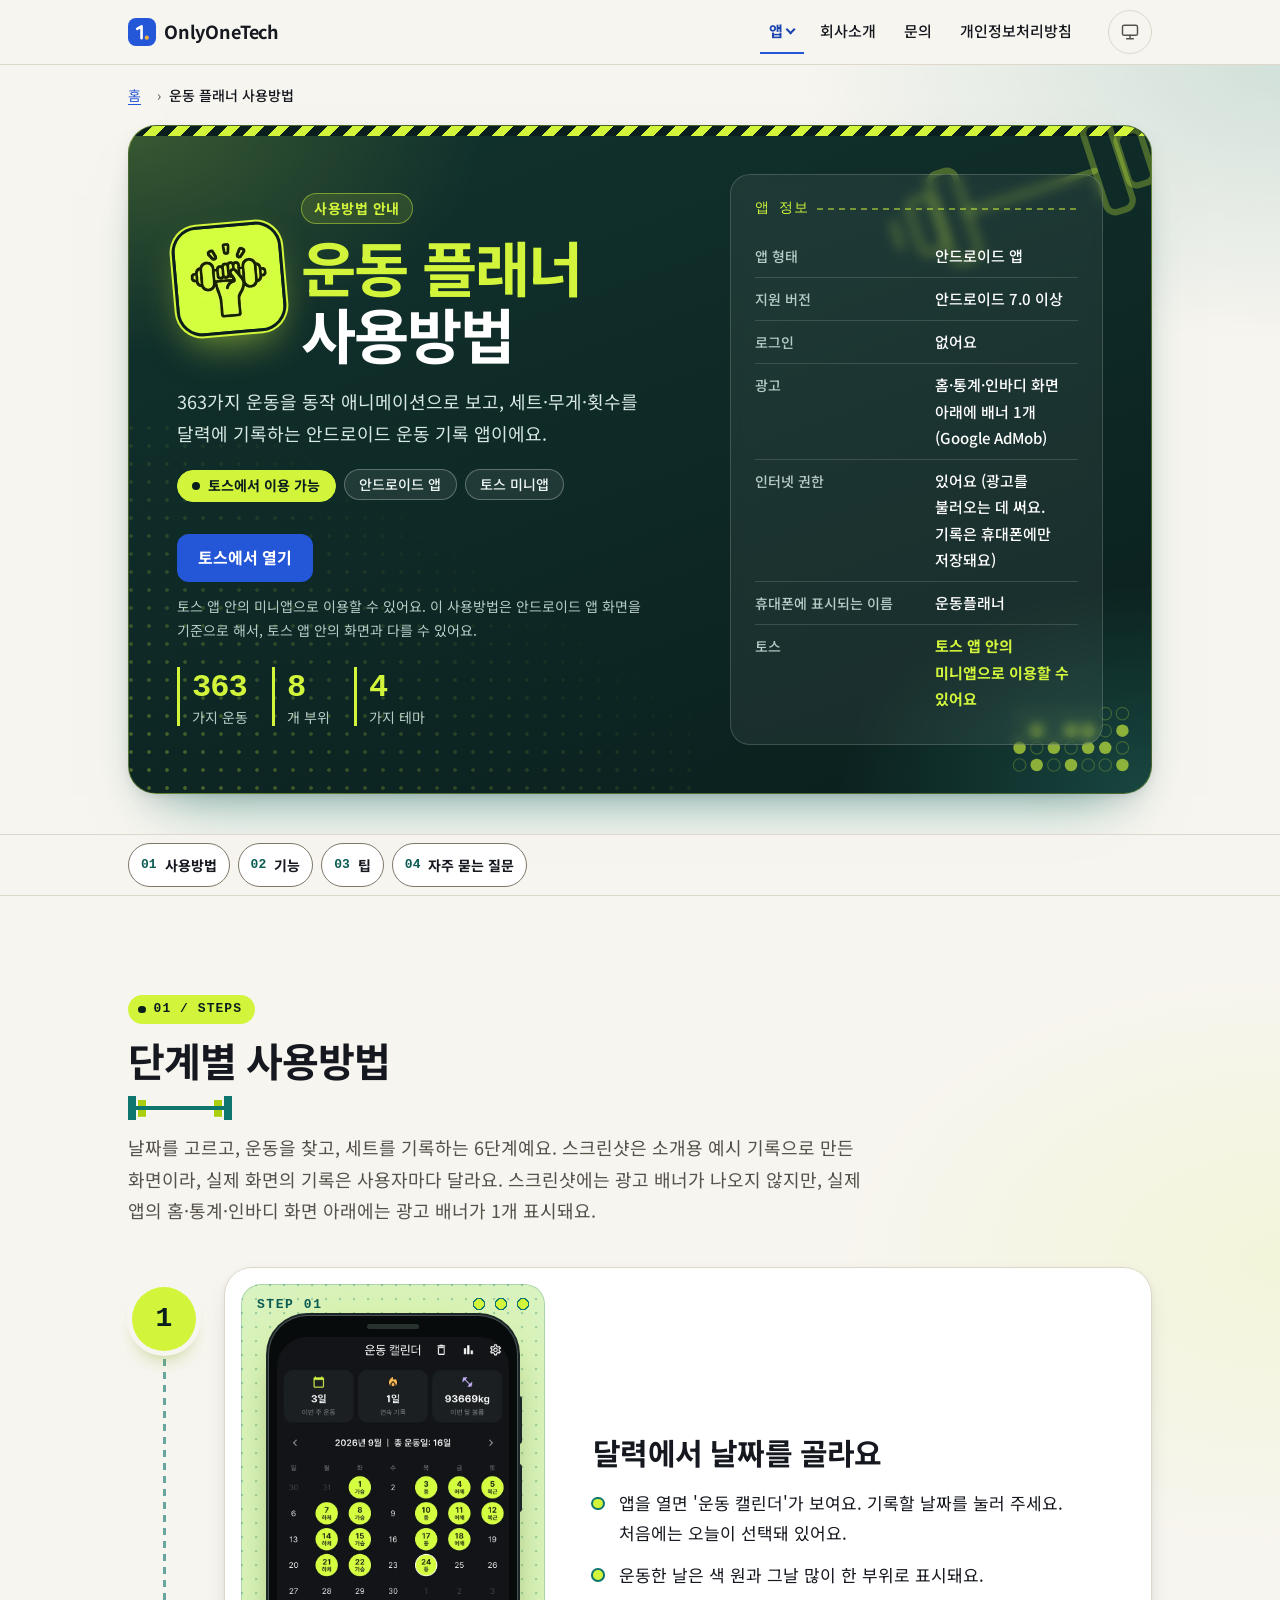
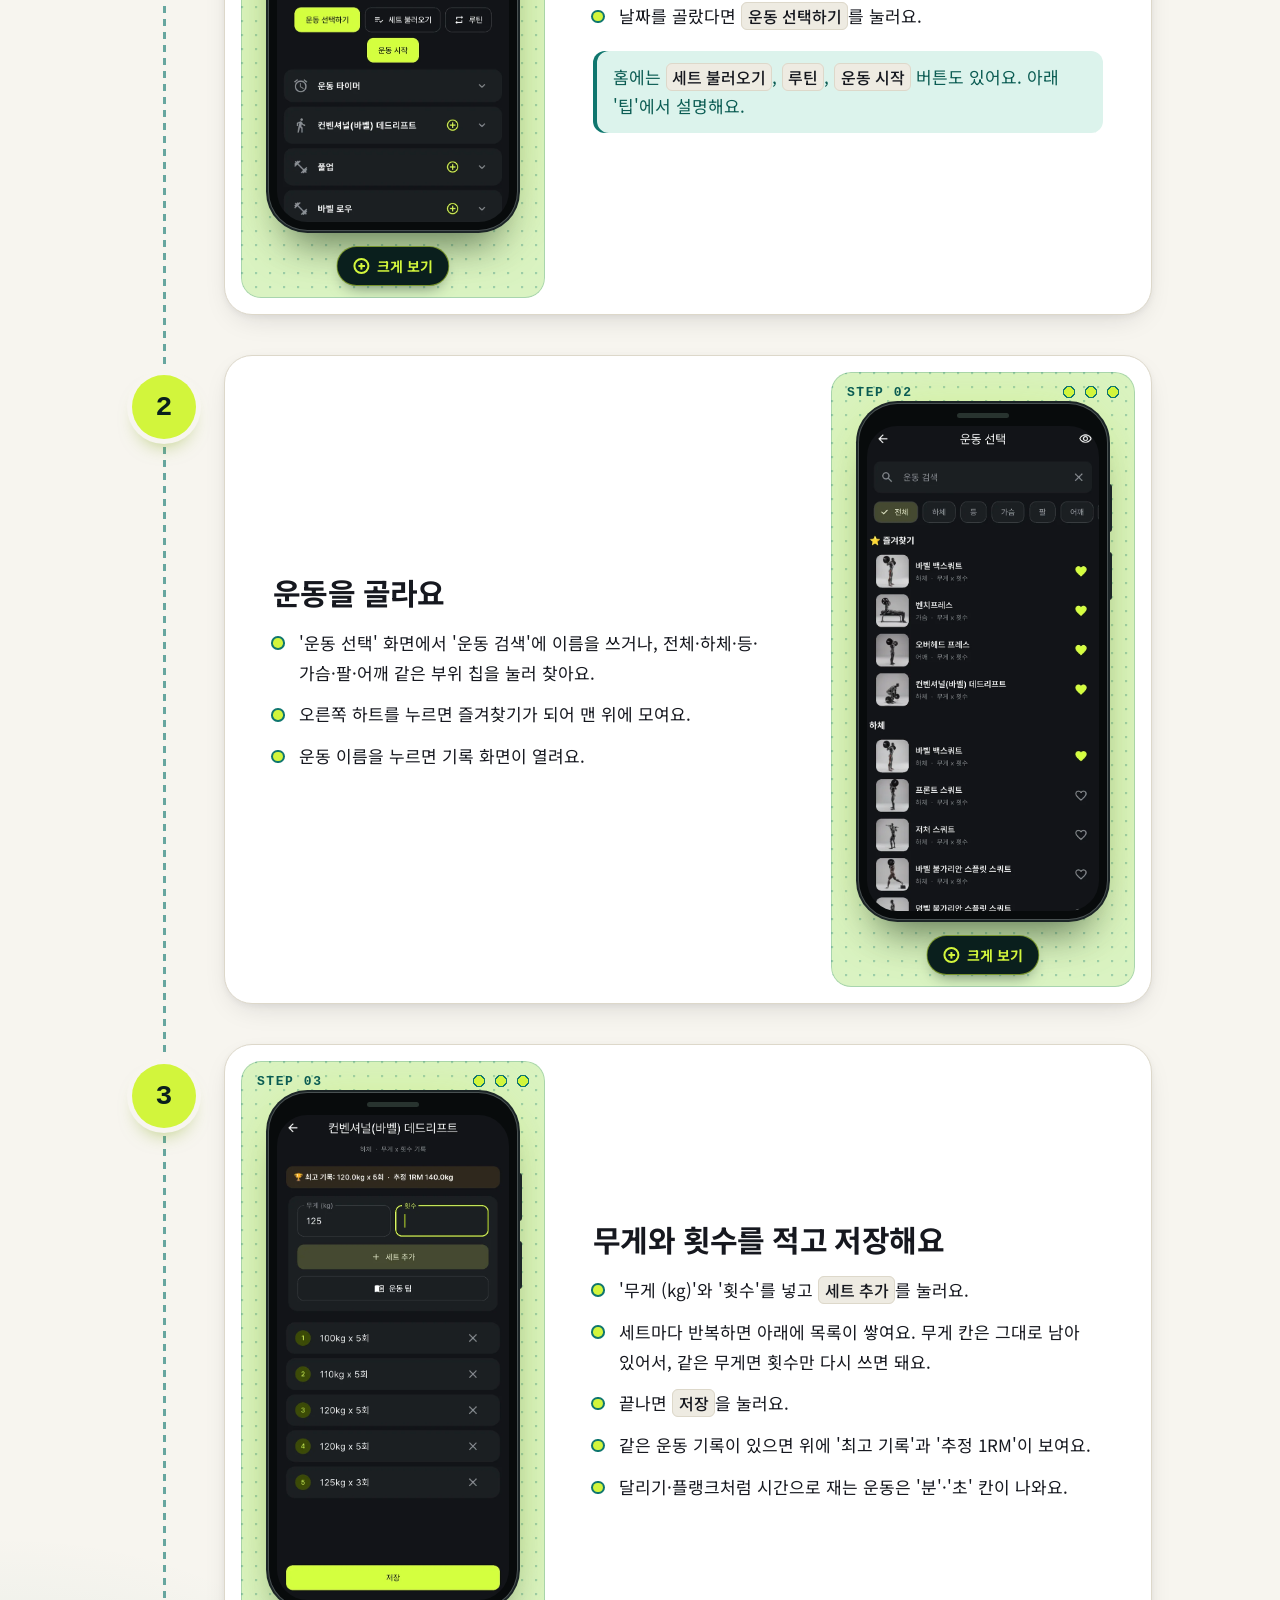
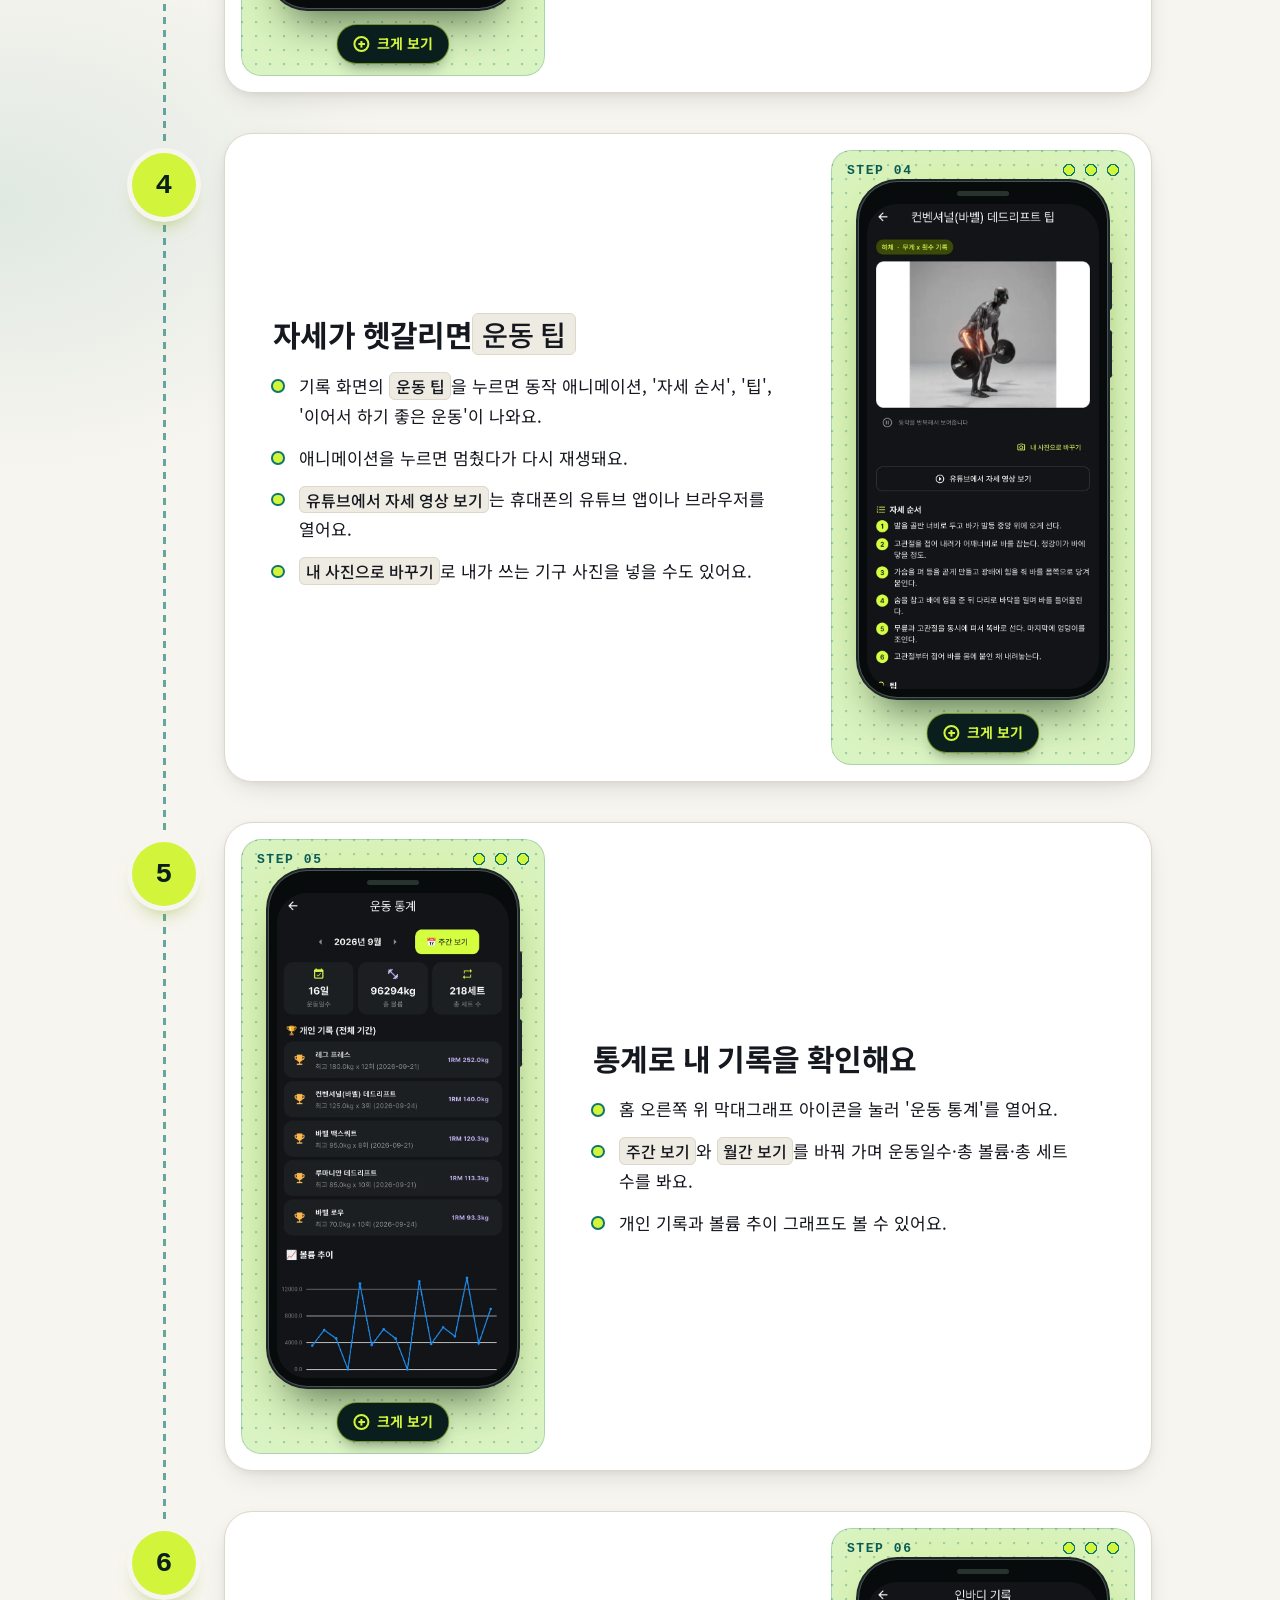
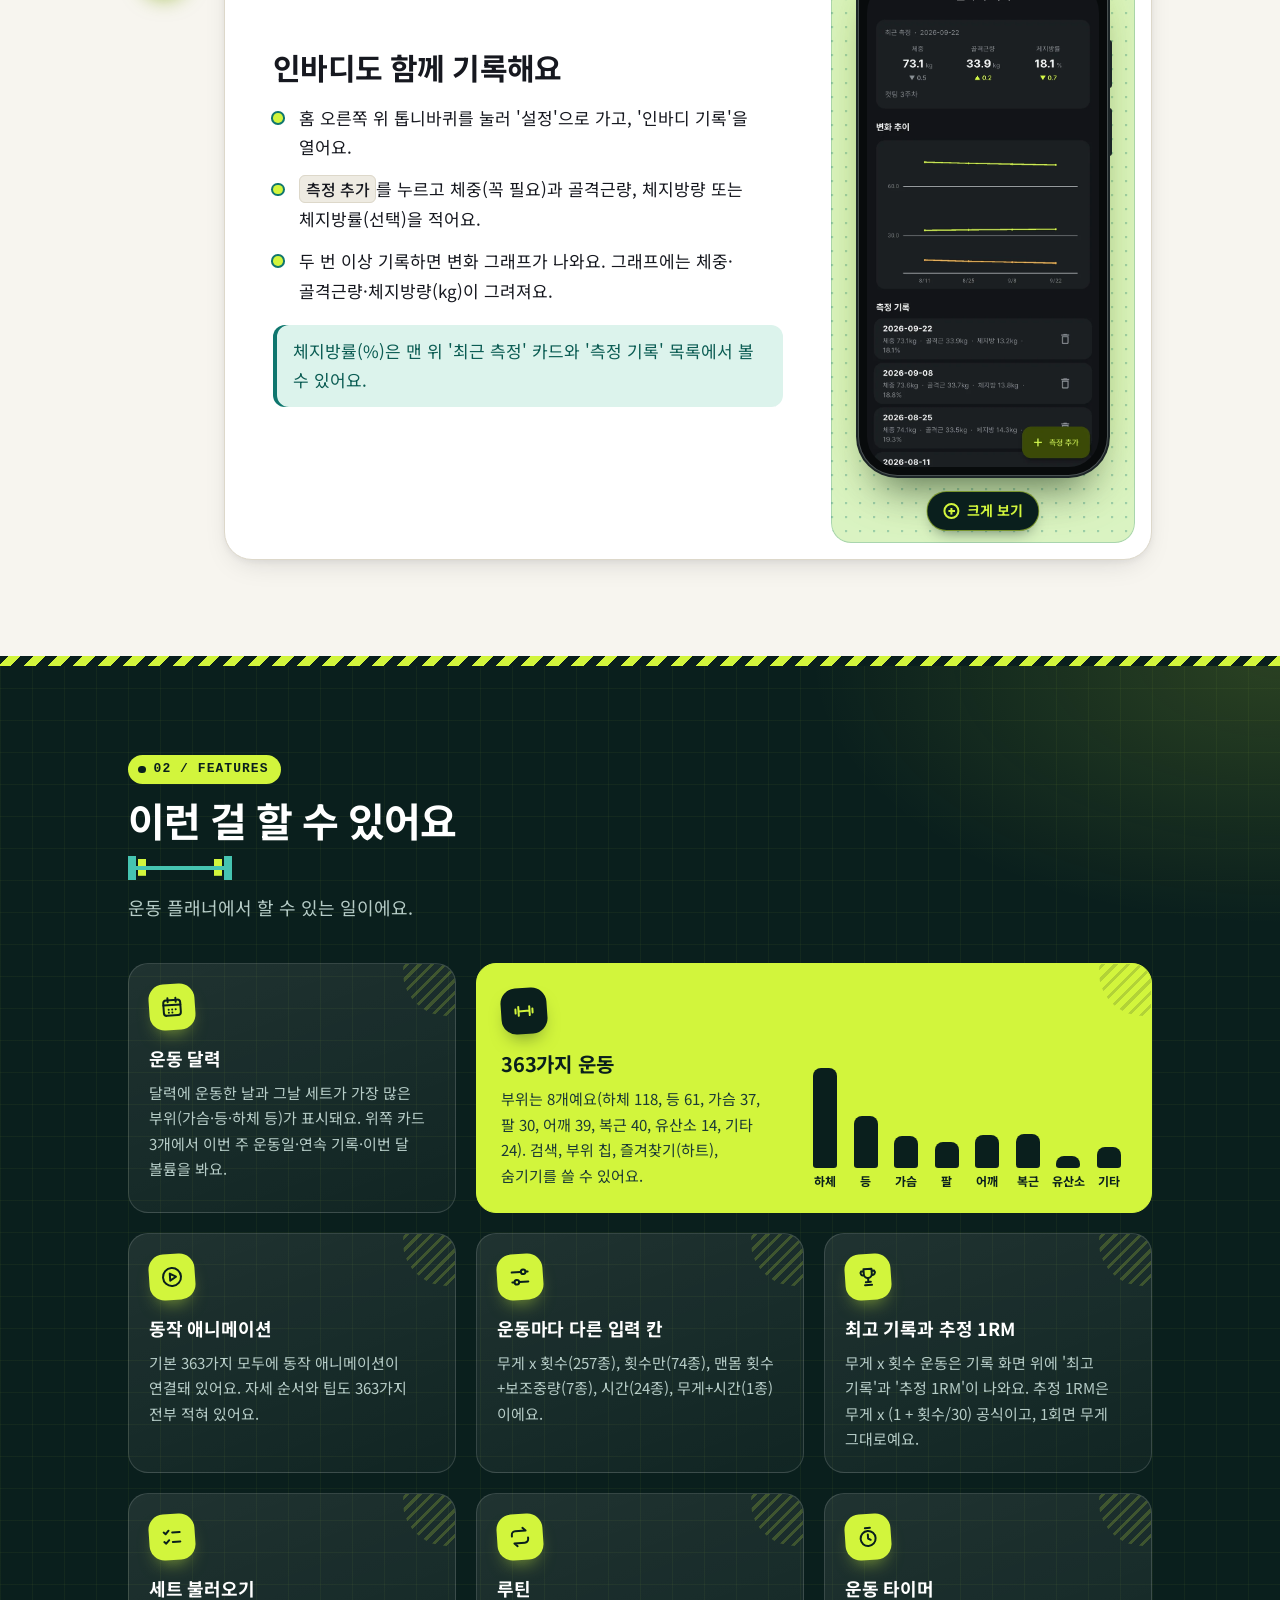
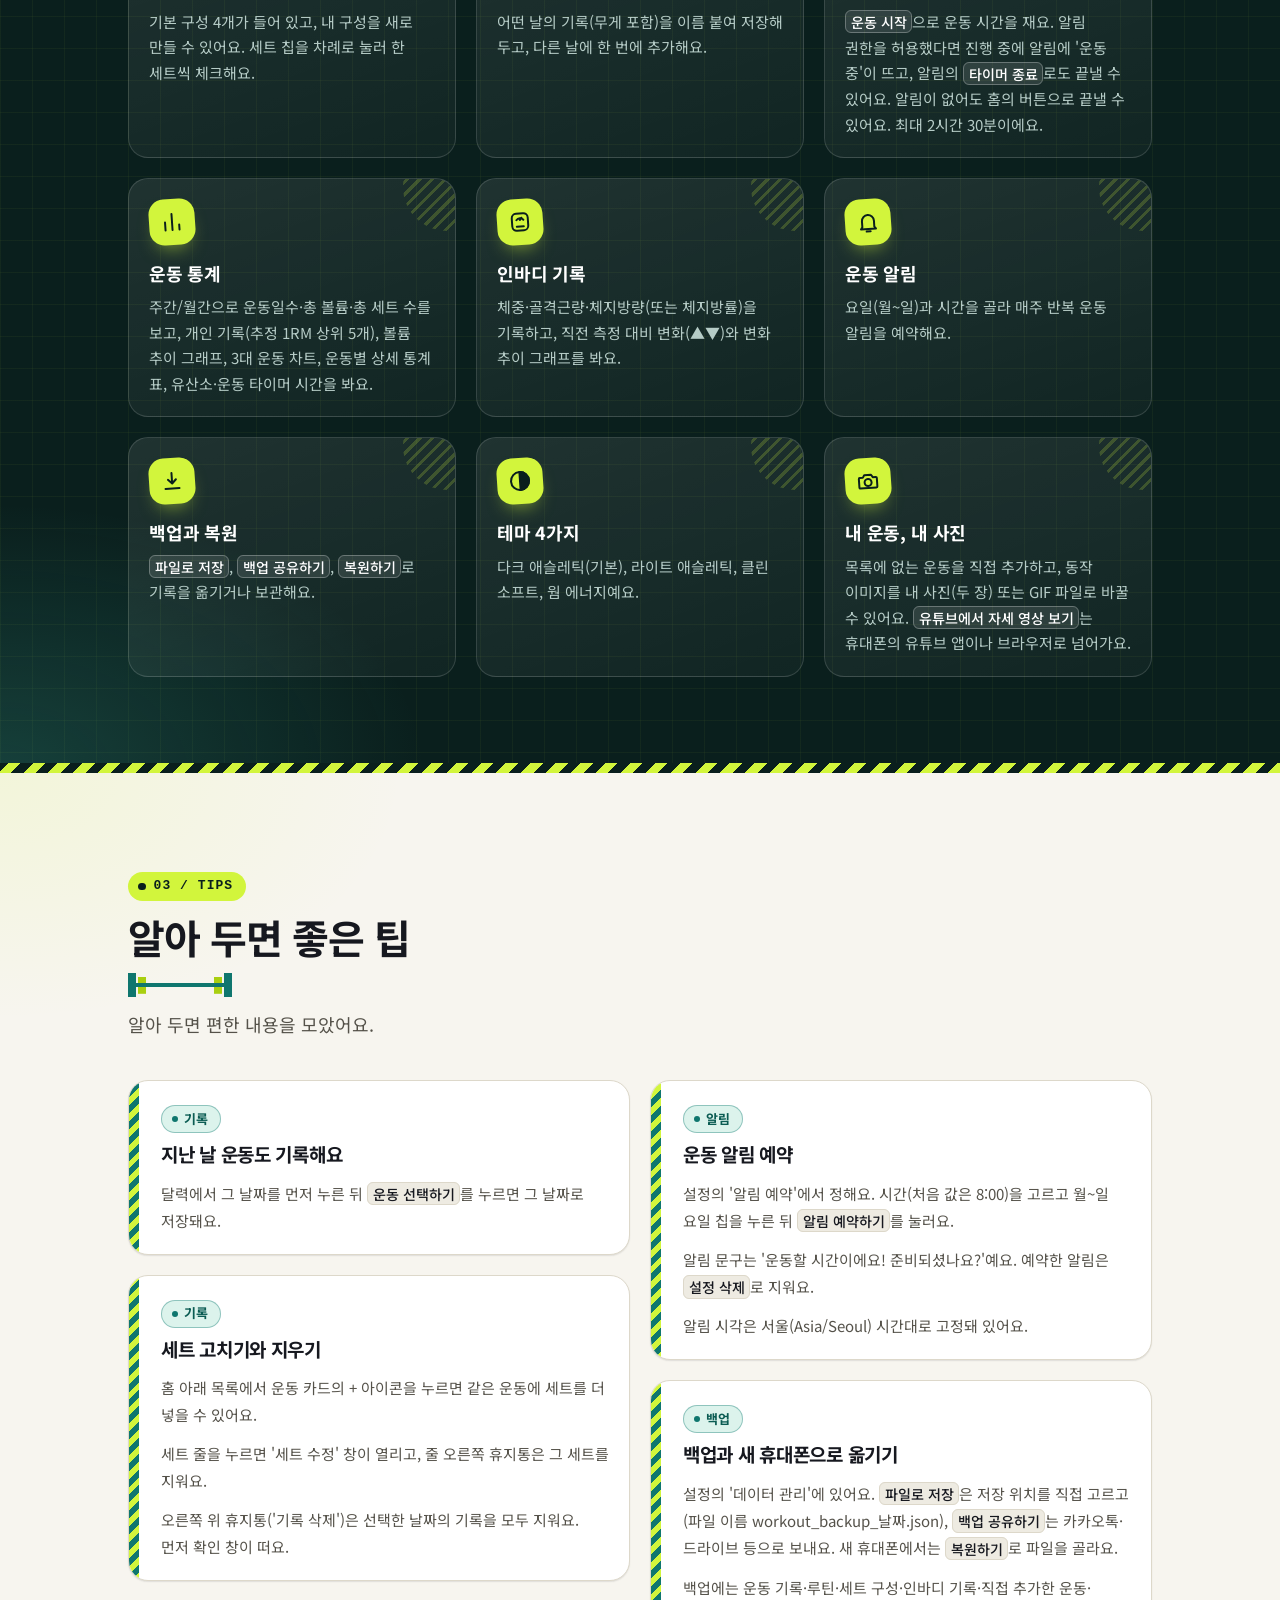
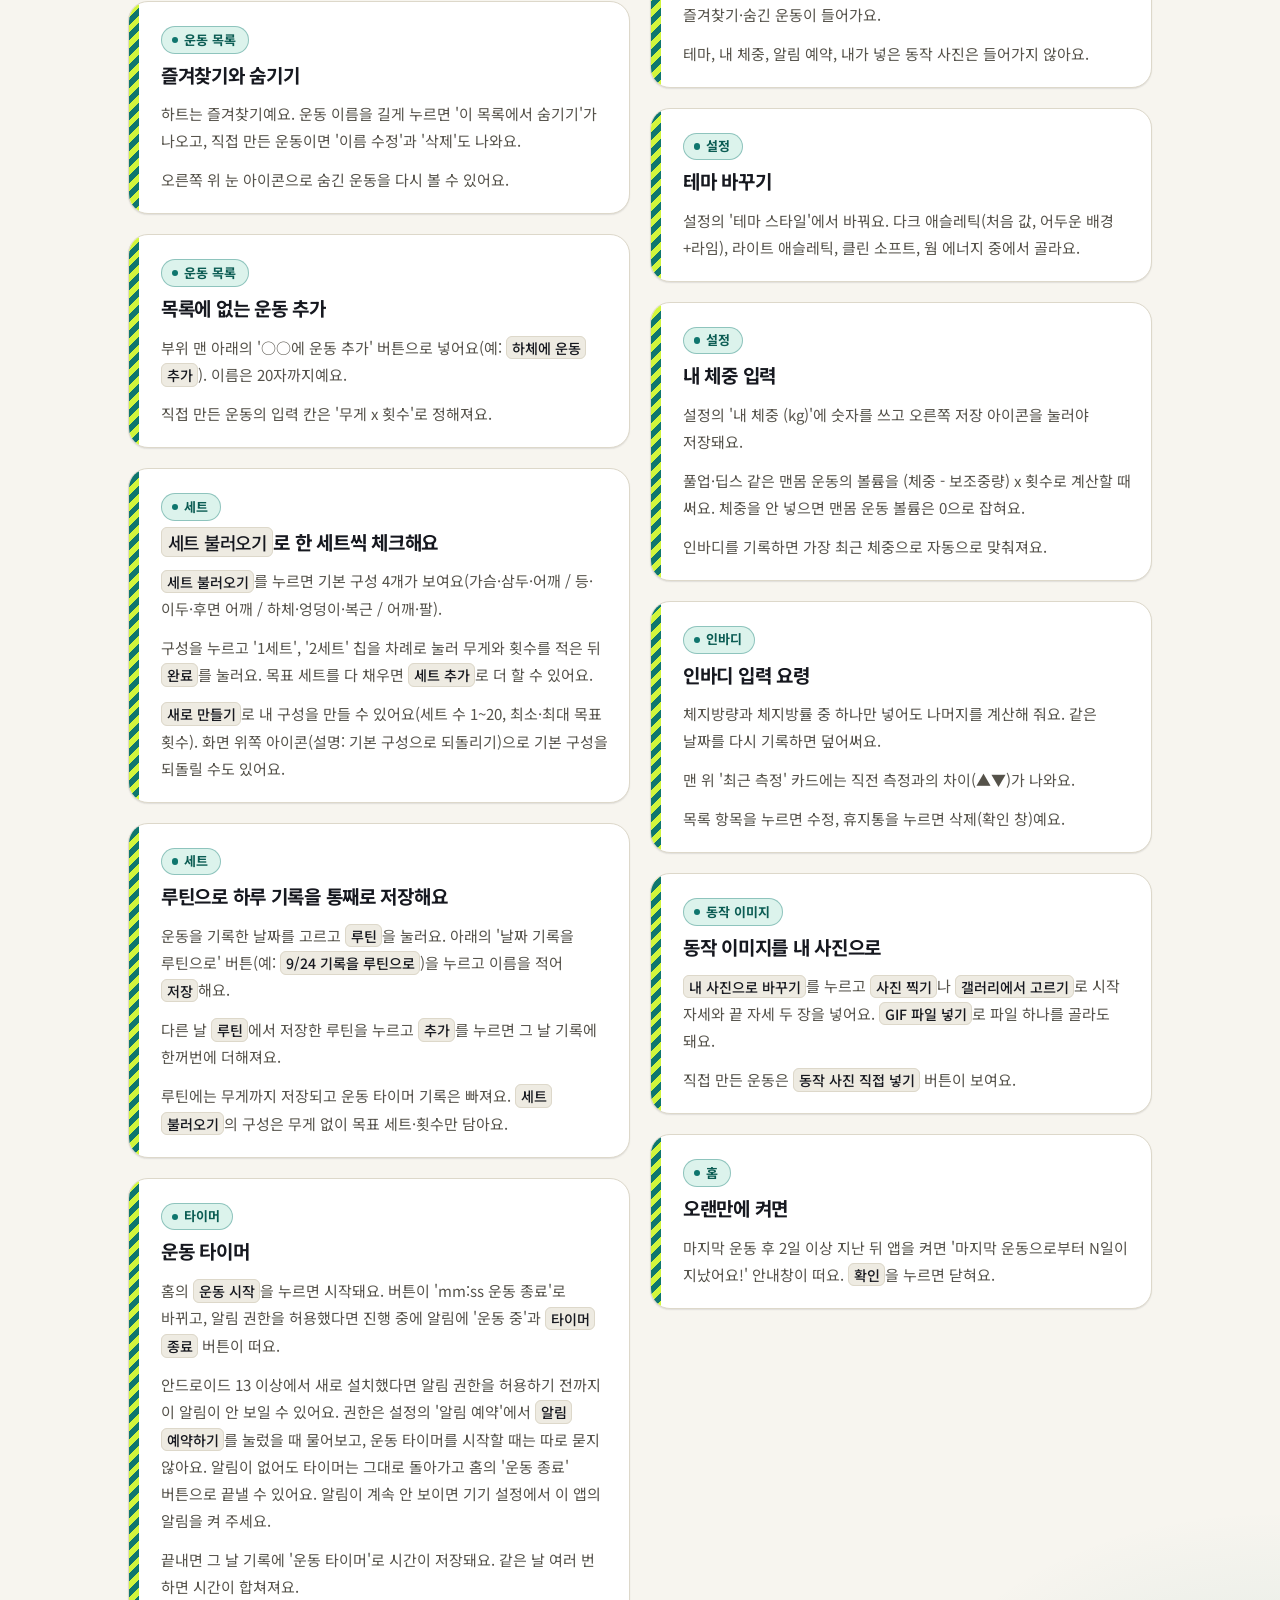
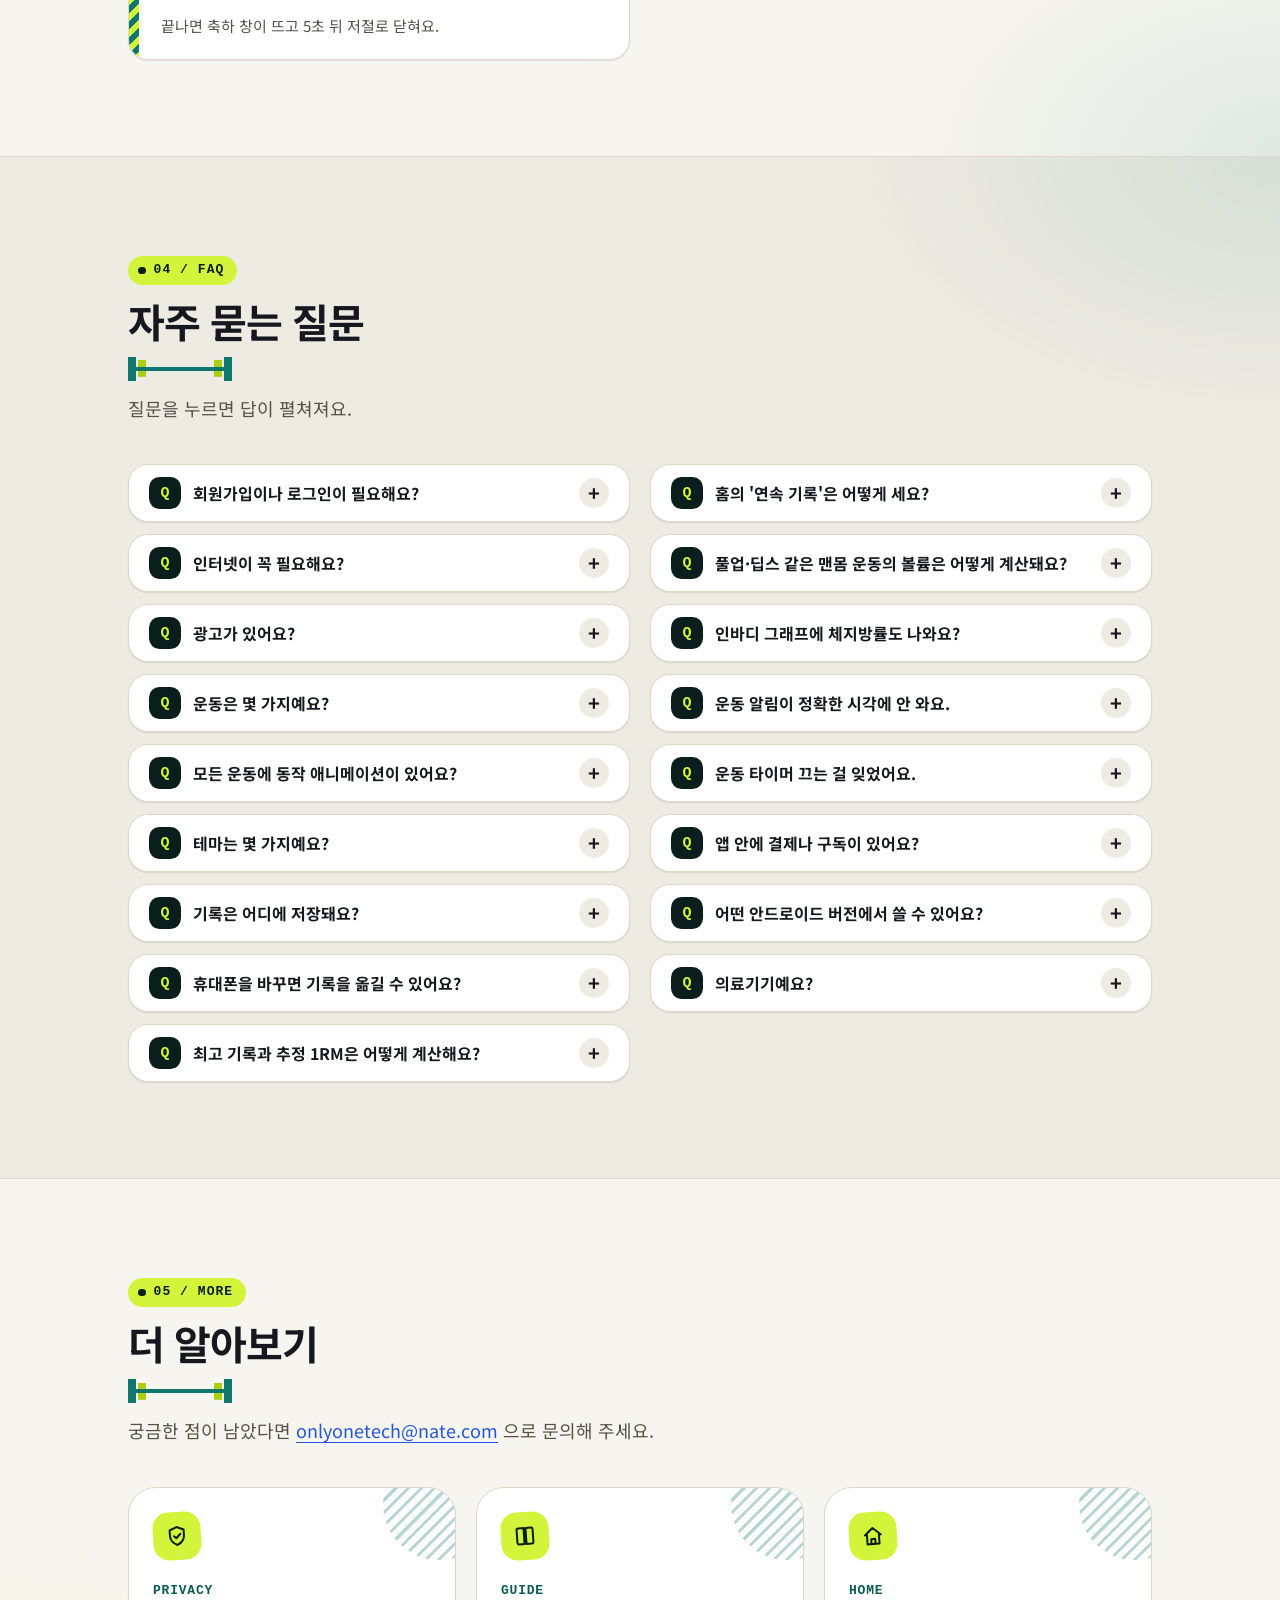
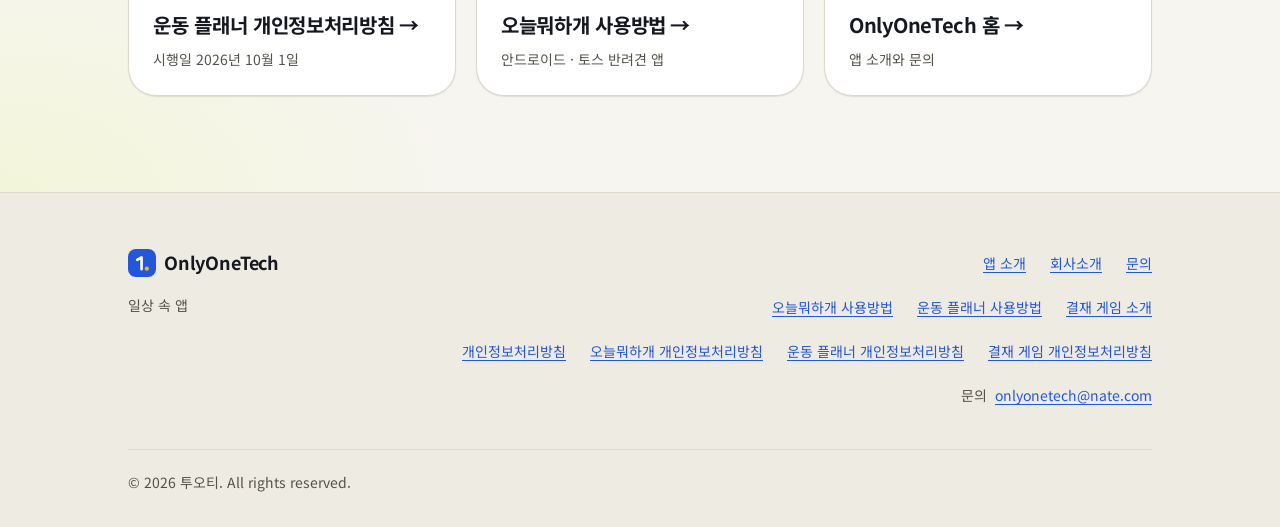
<file: workout-guide.html>
<!doctype html>
<html lang="ko">
<head>
<meta charset="utf-8">
<meta name="viewport" content="width=device-width, initial-scale=1">
<title>운동 플래너 사용방법 - OnlyOneTech</title>
<meta name="description" content="안드로이드 운동 기록 앱 운동 플래너의 사용방법입니다. 달력에서 날짜 고르기, 363가지 운동 찾기, 세트 기록, 통계, 인바디 기록까지 화면과 함께 단계별로 안내합니다.">
<!-- canonical / og:url: 공개 주소가 확정되고 소유자가 확인한 뒤에 추가하세요 (확인 전에는 주소를 적지 않음) -->
<meta name="color-scheme" content="light dark">
<meta name="theme-color" content="#f7f5ef" media="(prefers-color-scheme: light)">
<meta name="theme-color" content="#0e1118" media="(prefers-color-scheme: dark)">
<meta property="og:type" content="website">
<meta property="og:locale" content="ko_KR">
<meta property="og:site_name" content="OnlyOneTech">
<meta property="og:title" content="운동 플래너 사용방법 - OnlyOneTech">
<meta property="og:description" content="안드로이드 운동 기록 앱 운동 플래너의 사용방법입니다. 달력에서 날짜 고르기, 363가지 운동 찾기, 세트 기록, 통계, 인바디 기록까지 화면과 함께 단계별로 안내합니다.">
<link rel="icon" href="data:image/svg+xml,%3Csvg xmlns='http://www.w3.org/2000/svg' viewBox='0 0 32 32'%3E%3Crect width='32' height='32' rx='9' fill='%232456d8'/%3E%3Cpath d='M10.5 12.5 15.5 9.5v13.5' fill='none' stroke='%23fff' stroke-width='3' stroke-linecap='round' stroke-linejoin='round'/%3E%3Ccircle cx='21.5' cy='22.5' r='2.4' fill='%23f5b23c'/%3E%3C/svg%3E">
<script type="application/ld+json">{"@context":"https://schema.org","@type":"FAQPage","mainEntity":[{"@type":"Question","name":"회원가입이나 로그인이 필요해요?","acceptedAnswer":{"@type":"Answer","text":"아니요. 앱에 로그인·회원가입 화면이 없어요. 개인정보처리방침에도 로그인 없이 쓴다고 적혀 있어요."}},{"@type":"Question","name":"인터넷이 꼭 필요해요?","acceptedAnswer":{"@type":"Answer","text":"운동을 기록하고 보는 데는 인터넷이 필요 없어요. 앱이 인터넷 권한을 쓰는 곳은 광고를 불러올 때뿐이고, 입력한 기록은 개발자의 서버로 보내지 않아요. 인터넷이 연결돼 있지 않거나 광고를 불러오지 못하면 광고 없이 그대로 쓸 수 있어요. 다만 [유튜브에서 자세 영상 보기]는 휴대폰의 유튜브 앱이나 브라우저를 열기 때문에, 그때는 인터넷 연결이 필요해요."}},{"@type":"Question","name":"광고가 있어요?","acceptedAnswer":{"@type":"Answer","text":"네. 홈(달력)·통계·인바디 화면 아래에 Google AdMob 배너 광고가 1개 표시돼요. 세트 기록, 운동 선택, 운동 상세 화면에는 광고가 없어요. 광고를 보여주기 위해 Google이 광고 ID 같은 기기 정보를 처리할 수 있어요. 운동·인바디 기록, 메모, 사진은 광고에 쓰이지 않아요. 앱 안에는 광고를 끄는 메뉴가 없어요. 맞춤 광고는 휴대폰 [설정] > [개인 정보 보호] > [광고]에서 광고 ID를 삭제하거나 재설정해서 줄일 수 있어요. 자세한 내용은 개인정보처리방침의 4~7절에 있어요."}},{"@type":"Question","name":"운동은 몇 가지예요?","acceptedAnswer":{"@type":"Answer","text":"363가지이고 부위는 8개예요. 하체 118, 등 61, 가슴 37, 팔 30, 어깨 39, 복근 40, 유산소 14, 기타 24가지예요."}},{"@type":"Question","name":"모든 운동에 동작 애니메이션이 있어요?","acceptedAnswer":{"@type":"Answer","text":"앱에 기본으로 들어 있는 363가지는 모두 동작 애니메이션이 연결돼 있어요. 비슷한 운동끼리 같은 애니메이션을 같이 쓰기도 해요(예: 플랭크와 RKC 플랭크). 직접 추가한 운동에는 기본 애니메이션이 없어서 [동작 사진 직접 넣기]로 채워요."}},{"@type":"Question","name":"테마는 몇 가지예요?","acceptedAnswer":{"@type":"Answer","text":"4가지예요. 다크 애슬레틱(처음 값), 라이트 애슬레틱, 클린 소프트, 웜 에너지 중에서 설정에서 골라요."}},{"@type":"Question","name":"기록은 어디에 저장돼요?","acceptedAnswer":{"@type":"Answer","text":"휴대폰 안에만 저장돼요. 앱을 지우면 휴대폰에 저장된 기록과 사진이 모두 지워진다고 앱 안 개인정보처리방침에 적혀 있어요. 방침은 이 사이트에서도 볼 수 있어요."}},{"@type":"Question","name":"휴대폰을 바꾸면 기록을 옮길 수 있어요?","acceptedAnswer":{"@type":"Answer","text":"네. 지금 휴대폰에서 설정 > [파일로 저장] 또는 [백업 공유하기]로 파일을 만들고, 새 휴대폰에서 설정 > [복원하기]로 그 파일을 골라요. 복원하면 파일에 들어 있던 날짜의 기록은 파일 내용으로 바뀌고, 파일에 없는 날짜는 그대로 남아요. 루틴, 인바디 기록, 세트 구성, 직접 추가한 운동, 즐겨찾기는 날짜와 상관없이 파일 내용 전체로 바뀌어요. '내 체중', 테마, 알림 예약, 내 사진은 백업에 들어가지 않으니 새 휴대폰에서 다시 정해야 해요."}},{"@type":"Question","name":"최고 기록과 추정 1RM은 어떻게 계산해요?","acceptedAnswer":{"@type":"Answer","text":"무게 x 횟수로 기록한 세트에서 계산해요. 추정 1RM은 무게 x (1 + 횟수/30)이고, 1회면 무게 그대로예요. 어디까지나 추정값이에요. '최고 기록'은 가장 무거운 무게로 한 세트이고, 추정 1RM은 모든 세트 중 가장 높은 추정값이라서 서로 다른 세트에서 나올 수 있어요. 맨몸 횟수나 시간으로 기록하는 운동은 최고 기록·개인 기록에 들어가지 않아요."}},{"@type":"Question","name":"홈의 '연속 기록'은 어떻게 세요?","acceptedAnswer":{"@type":"Answer","text":"오늘부터 하루씩 거슬러 올라가며 기록이 있는 날을 세요. 오늘 기록이 없으면 0일로 보여요. 운동 타이머만 쓴 날도 기록이 있는 날로 세어져요."}},{"@type":"Question","name":"풀업·딥스 같은 맨몸 운동의 볼륨은 어떻게 계산돼요?","acceptedAnswer":{"@type":"Answer","text":"설정에 저장한 '내 체중'에서 보조중량을 뺀 값에 횟수를 곱해요. 어시스트 머신이나 밴드를 쓰면 '보조중량 (kg)' 칸에 적어요(안 쓰면 비워 둬요). '내 체중'이 없으면 0으로 잡혀요."}},{"@type":"Question","name":"인바디 그래프에 체지방률도 나와요?","acceptedAnswer":{"@type":"Answer","text":"'변화 추이' 그래프에는 체중, 골격근량, 체지방량(kg) 선이 그려져요. 체지방률(%)은 맨 위 '최근 측정' 카드와 '측정 기록' 목록에서 볼 수 있어요. 그래프는 기록이 2건 이상일 때 나와요."}},{"@type":"Question","name":"운동 알림이 정확한 시각에 안 와요.","acceptedAnswer":{"@type":"Answer","text":"안드로이드의 '알람 및 리마인더' 권한이 꺼져 있으면 알림이 최대 1시간 정도 늦게 올 수 있다고 앱이 안내해요. [알림 예약하기]를 누르면 이 권한을 켜러 갈지 물어봐요([권한 켜기]/[그냥 예약])."}},{"@type":"Question","name":"운동 타이머 끄는 걸 잊었어요.","acceptedAnswer":{"@type":"Answer","text":"한 번에 최대 2시간 30분까지만 기록돼요. 앱이 켜져 있으면 그 시간에 저절로 끝나고, 앱이 꺼져 있었다면 다시 열 때 정리되며 저장 시간은 2시간 30분으로 잘려요."}},{"@type":"Question","name":"앱 안에 결제나 구독이 있어요?","acceptedAnswer":{"@type":"Answer","text":"결제 화면이나 구독 기능은 들어 있지 않아요."}},{"@type":"Question","name":"어떤 안드로이드 버전에서 쓸 수 있어요?","acceptedAnswer":{"@type":"Answer","text":"안드로이드 7.0(API 24) 이상이에요."}},{"@type":"Question","name":"의료기기예요?","acceptedAnswer":{"@type":"Answer","text":"아니요. 운동 기록을 돕는 앱이에요. 건강에 걱정이 있다면 운동 전에 전문가와 상담하세요."}}]}</script>
<script>try{var t=localStorage.getItem('oot-theme');if(t==='light'||t==='dark')document.documentElement.setAttribute('data-theme',t)}catch(e){}</script>
<link rel="preconnect" href="https://fonts.googleapis.com">
<link rel="preconnect" href="https://fonts.gstatic.com" crossorigin>
<link rel="stylesheet" href="https://fonts.googleapis.com/css2?family=Noto+Sans+KR:wght@400;500;700&display=swap" media="print" onload="this.media='all'">
<noscript><link rel="stylesheet" href="https://fonts.googleapis.com/css2?family=Noto+Sans+KR:wght@400;500;700&display=swap"></noscript>
<link rel="stylesheet" href="style.css">
<link rel="stylesheet" href="workout-guide.css">
</head>
<body>
<a class="skip-link" href="#main">본문으로 건너뛰기</a>

<header class="site-header">
  <div class="container site-header__inner">
    <a class="brand" href="index.html" aria-label="OnlyOneTech 홈">
      <svg class="brand__mark" viewBox="0 0 32 32" width="28" height="28" aria-hidden="true" focusable="false"><rect width="32" height="32" rx="9"/><path d="M10.5 12.5 15.5 9.5v13.5"/><circle cx="21.5" cy="22.5" r="2.4"/></svg>
      <span class="brand__name">OnlyOneTech</span>
    </a>
    <nav class="site-nav" aria-label="주요 메뉴">
      <ul class="site-nav__list">
        <li class="site-nav__group">
          <a href="index.html#apps" data-subnav-link>앱</a>
          <button type="button" class="site-nav__toggle is-current" aria-expanded="false" aria-controls="site-subnav" hidden>앱</button>
        </li>
        <li><a href="company.html">회사소개</a></li>
        <li><a href="index.html#contact">문의</a></li>
        <li><a href="privacy.html">개인정보처리방침</a></li>
      </ul>
    </nav>
    <button type="button" class="theme-toggle" data-theme-cycle data-state="system" aria-label="화면 테마 바꾸기" title="화면 테마 바꾸기" hidden>
      <svg class="theme-toggle__ico theme-toggle__ico--light" viewBox="0 0 24 24" aria-hidden="true" focusable="false"><circle cx="12" cy="12" r="4"/><path d="M12 3v2M12 19v2M3 12h2M19 12h2M5.6 5.6 7 7M17 17l1.4 1.4M5.6 18.4 7 17M17 7l1.4-1.4"/></svg>
      <svg class="theme-toggle__ico theme-toggle__ico--dark" viewBox="0 0 24 24" aria-hidden="true" focusable="false"><path d="M20 14.5A8 8 0 0 1 9.5 4 8 8 0 1 0 20 14.5Z"/></svg>
      <svg class="theme-toggle__ico theme-toggle__ico--system" viewBox="0 0 24 24" aria-hidden="true" focusable="false"><rect x="3" y="4" width="18" height="12" rx="2"/><path d="M8 20h8M12 16v4"/></svg>
    </button>
    <span class="visually-hidden" role="status" data-theme-status></span>
  </div>
  <nav class="site-subnav" id="site-subnav" aria-label="앱 하위 메뉴">
    <div class="container site-subnav__inner">
    <ul class="site-subnav__list" role="list">
      <li><a class="site-subnav__link" href="ohneul-guide.html">
        <img class="site-subnav__icon" src="img/icon-ohneul.webp" width="40" height="40" alt="" loading="lazy" decoding="async">
        <span class="site-subnav__text"><span class="site-subnav__name">오늘뭐하개</span><span class="site-subnav__desc">반려견 앱 · 사용방법</span></span>
      </a></li>
      <li><a class="site-subnav__link" href="workout-guide.html" aria-current="page">
        <img class="site-subnav__icon" src="img/icon-workout.webp" width="40" height="40" alt="" loading="lazy" decoding="async">
        <span class="site-subnav__text"><span class="site-subnav__name">운동 플래너</span><span class="site-subnav__desc">운동 기록 앱 · 사용방법</span></span>
      </a></li>
      <li><a class="site-subnav__link" href="startup-intro.html">
        <span class="site-subnav__icon site-subnav__icon--game" aria-hidden="true">결</span>
        <span class="site-subnav__text"><span class="site-subnav__name">결재 게임</span><span class="site-subnav__desc">웹 게임 · 소개</span></span>
      </a></li>
    </ul>
    <a class="site-subnav__all" href="index.html#apps">앱 전체 보기 <span aria-hidden="true">→</span></a>
    </div>
  </nav>
</header>

<main id="main" tabindex="-1" class="accent--fit wg-page">

  <section class="guide-hero wg-hero" aria-labelledby="guide-title">
    <div class="container">
      <nav class="crumbs" aria-label="현재 위치"><ol><li><a href="index.html">홈</a></li><li><span aria-current="page">운동 플래너 사용방법</span></li></ol></nav>
      <div class="wg-stage">
        <div class="wg-stage__deco" aria-hidden="true">
          <svg class="wg-stage__bell" viewBox="0 0 320 140" width="320" height="140" focusable="false"><g fill="none" stroke="currentColor" stroke-width="6" stroke-linecap="round" stroke-linejoin="round"><path d="M96 70h128"/><rect x="70" y="26" width="26" height="88" rx="9"/><rect x="224" y="26" width="26" height="88" rx="9"/><rect x="44" y="44" width="24" height="52" rx="8"/><rect x="252" y="44" width="24" height="52" rx="8"/><path d="M26 58v24M294 58v24"/></g></svg>
          <svg class="wg-stage__cal" viewBox="0 0 154 88" width="154" height="88" focusable="false"><g class="o"><circle cx="11" cy="11" r="8"/><circle cx="33" cy="11" r="8"/><circle cx="55" cy="11" r="8"/><circle cx="77" cy="11" r="8"/><circle cx="99" cy="11" r="8"/><circle cx="121" cy="11" r="8"/><circle cx="143" cy="11" r="8"/><circle cx="11" cy="33" r="8"/><circle cx="55" cy="33" r="8"/><circle cx="121" cy="33" r="8"/><circle cx="33" cy="55" r="8"/><circle cx="77" cy="55" r="8"/><circle cx="143" cy="55" r="8"/><circle cx="11" cy="77" r="8"/><circle cx="55" cy="77" r="8"/><circle cx="99" cy="77" r="8"/><circle cx="121" cy="77" r="8"/></g><g class="f"><circle cx="33" cy="33" r="8"/><circle cx="77" cy="33" r="8"/><circle cx="99" cy="33" r="8"/><circle cx="143" cy="33" r="8"/><circle cx="11" cy="55" r="8"/><circle cx="55" cy="55" r="8"/><circle cx="99" cy="55" r="8"/><circle cx="121" cy="55" r="8"/><circle cx="33" cy="77" r="8"/><circle cx="77" cy="77" r="8"/><circle cx="143" cy="77" r="8"/></g></svg>
        </div>
        <div class="guide-hero__grid">
          <div class="guide-hero__copy">
            <div class="guide-hero__id">
              <img class="app-icon app-icon--xl wg-icon" src="img/icon-workout.webp" width="192" height="192" alt="운동 플래너 앱 아이콘. 연두색 바탕에 덤벨을 쥔 손이 그려져 있어요." decoding="async">
              <div>
                <p class="guide-hero__eyebrow">사용방법 안내</p>
                <h1 id="guide-title" class="guide-hero__title"><span class="wg-hl">운동 플래너</span> 사용방법</h1>
              </div>
            </div>
            <p class="guide-hero__lead">363가지 운동을 동작 애니메이션으로 보고, 세트·무게·횟수를 달력에 기록하는 안드로이드 운동 기록 앱이에요.</p>
            <ul class="guide-hero__badges" role="list">
              <li><span class="badge badge--status"><span class="badge__dot" aria-hidden="true"></span>토스에서 이용 가능</span></li>
              <li><span class="badge">안드로이드 앱</span></li>
              <li><span class="badge">토스 미니앱</span></li>
            </ul>
            <div class="hero__actions">
              <!-- 토스 진입 링크: 소유자가 직접 알려 준 공유 링크 (2026-11-02) -->
              <a class="btn btn--primary" href="https://tossminiapp.com/s/D9om185s" target="_blank" rel="noopener">토스에서 열기<span class="visually-hidden"> (새 창)</span></a>
            </div>
            <p class="guide-hero__note">토스 앱 안의 미니앱으로 이용할 수 있어요. 이 사용방법은 안드로이드 앱 화면을 기준으로 해서, 토스 앱 안의 화면과 다를 수 있어요.</p>
            <ul class="wg-stats" role="list">
              <li><strong>363</strong><span>가지 운동</span></li>
              <li><strong>8</strong><span>개 부위</span></li>
              <li><strong>4</strong><span>가지 테마</span></li>
            </ul>
          </div>
          <div class="guide-hero__side">
            <h2 class="guide-hero__side-title">앱 정보</h2>
            <dl class="info-list guide-facts">
              <div class="info-list__row"><dt>앱 형태</dt><dd>안드로이드 앱</dd></div>
              <div class="info-list__row"><dt>지원 버전</dt><dd>안드로이드 7.0 이상</dd></div>
              <div class="info-list__row"><dt>로그인</dt><dd>없어요</dd></div>
              <div class="info-list__row"><dt>광고</dt><dd>홈·통계·인바디 화면 아래에 배너 1개 (Google AdMob)</dd></div>
              <div class="info-list__row"><dt>인터넷 권한</dt><dd>있어요 (광고를 불러오는 데 써요. 기록은 휴대폰에만 저장돼요)</dd></div>
              <div class="info-list__row"><dt>휴대폰에 표시되는 이름</dt><dd>운동플래너</dd></div>
              <div class="info-list__row"><dt>토스</dt><dd>토스 앱 안의 미니앱으로 이용할 수 있어요</dd></div>
            </dl>
          </div>
        </div>
      </div>
    </div>
  </section>

  <div class="jump-bar">
    <div class="container">
      <nav class="jump" aria-label="이 페이지 안내">
        <ul class="jump__list" role="list">
          <li><a href="#steps">사용방법</a></li>
          <li><a href="#features">기능</a></li>
          <li><a href="#tips">팁</a></li>
          <li><a href="#faq">자주 묻는 질문</a></li>
        </ul>
      </nav>
    </div>
  </div>

  <section id="steps" class="section" aria-labelledby="steps-title">
    <div class="container">
      <div class="section__head">
        <p class="section__eyebrow" aria-hidden="true">01 / Steps</p>
        <h2 id="steps-title" class="section__title">단계별 사용방법</h2>
        <p class="section__lead">날짜를 고르고, 운동을 찾고, 세트를 기록하는 6단계예요. 스크린샷은 소개용 예시 기록으로 만든 화면이라, 실제 화면의 기록은 사용자마다 달라요. 스크린샷에는 광고 배너가 나오지 않지만, 실제 앱의 홈·통계·인바디 화면 아래에는 광고 배너가 1개 표시돼요.</p>
      </div>
      <ol class="steps" role="list">
          <li class="step">
            <span class="step__num" aria-hidden="true">1</span>
            <div class="wg-step__card">
            <h3 class="step__title"><span class="visually-hidden">1단계. </span>달력에서 날짜를 골라요</h3>
            <figure class="step__shot">
              <a class="step__zoom" href="img/workout-1-lg.webp" target="_blank" rel="noopener"><img src="img/workout-1.webp" srcset="img/workout-1.webp 675w, img/workout-1-lg.webp 1080w" sizes="(min-width: 64em) 272px, (min-width: 48em) 248px, min(272px, calc(100vw - 88px))" width="675" height="1412" alt="운동 플래너 홈, &#x27;운동 캘린더&#x27; 화면. 위에 이번 주 운동 3일, 연속 기록 1일, 이번 달 볼륨 93669kg 카드가 있고, 달력에는 운동한 날이 연두색 원과 가슴·등·하체 같은 부위 이름으로 표시돼요. 아래에 &#x27;운동 선택하기&#x27;, &#x27;세트 불러오기&#x27;, &#x27;루틴&#x27;, &#x27;운동 시작&#x27; 버튼이 보여요." loading="lazy" decoding="async"><span class="step__zoom-hint">크게 보기<span class="visually-hidden"> (새 창)</span></span></a>
            </figure>
            <div class="step__body">
              <ul class="step__list">
              <li>앱을 열면 '운동 캘린더'가 보여요. 기록할 날짜를 눌러 주세요. 처음에는 오늘이 선택돼 있어요.</li>
              <li>운동한 날은 색 원과 그날 많이 한 부위로 표시돼요.</li>
              <li>날짜를 골랐다면 <span class="ui-label">운동 선택하기</span>를 눌러요.</li>
              </ul>
            <p class="step__note">홈에는 <span class="ui-label">세트 불러오기</span>, <span class="ui-label">루틴</span>, <span class="ui-label">운동 시작</span> 버튼도 있어요. 아래 '팁'에서 설명해요.</p>
            </div>
            </div>
          </li>
          <li class="step">
            <span class="step__num" aria-hidden="true">2</span>
            <div class="wg-step__card">
            <h3 class="step__title"><span class="visually-hidden">2단계. </span>운동을 골라요</h3>
            <figure class="step__shot">
              <a class="step__zoom" href="img/workout-2-lg.webp" target="_blank" rel="noopener"><img src="img/workout-2.webp" srcset="img/workout-2.webp 675w, img/workout-2-lg.webp 1080w" sizes="(min-width: 64em) 272px, (min-width: 48em) 248px, min(272px, calc(100vw - 88px))" width="675" height="1412" alt="&#x27;운동 선택&#x27; 화면. 위에 &#x27;운동 검색&#x27; 입력창과 전체·하체·등·가슴·팔·어깨 부위 칩이 있고, 즐겨찾기한 바벨 백스쿼트·벤치프레스·오버헤드 프레스·컨벤셔널 데드리프트가 하트와 함께 보이고, 아래로 하체 운동 목록이 이어져요." loading="lazy" decoding="async"><span class="step__zoom-hint">크게 보기<span class="visually-hidden"> (새 창)</span></span></a>
            </figure>
            <div class="step__body">
              <ul class="step__list">
              <li>'운동 선택' 화면에서 '운동 검색'에 이름을 쓰거나, 전체·하체·등·가슴·팔·어깨 같은 부위 칩을 눌러 찾아요.</li>
              <li>오른쪽 하트를 누르면 즐겨찾기가 되어 맨 위에 모여요.</li>
              <li>운동 이름을 누르면 기록 화면이 열려요.</li>
              </ul>
            </div>
            </div>
          </li>
          <li class="step">
            <span class="step__num" aria-hidden="true">3</span>
            <div class="wg-step__card">
            <h3 class="step__title"><span class="visually-hidden">3단계. </span>무게와 횟수를 적고 저장해요</h3>
            <figure class="step__shot">
              <a class="step__zoom" href="img/workout-4-lg.webp" target="_blank" rel="noopener"><img src="img/workout-4.webp" srcset="img/workout-4.webp 675w, img/workout-4-lg.webp 1080w" sizes="(min-width: 64em) 272px, (min-width: 48em) 248px, min(272px, calc(100vw - 88px))" width="675" height="1412" alt="컨벤셔널 데드리프트 기록 화면. 위에 &#x27;최고 기록: 120.0kg x 5회, 추정 1RM 140.0kg&#x27;이 있고, 무게 125 입력과 횟수 입력 칸, &#x27;세트 추가&#x27;와 &#x27;운동 팁&#x27; 버튼, 100kg x 5회부터 125kg x 3회까지 다섯 세트 목록, 맨 아래 &#x27;저장&#x27; 버튼이 보여요." loading="lazy" decoding="async"><span class="step__zoom-hint">크게 보기<span class="visually-hidden"> (새 창)</span></span></a>
            </figure>
            <div class="step__body">
              <ul class="step__list">
              <li>'무게 (kg)'와 '횟수'를 넣고 <span class="ui-label">세트 추가</span>를 눌러요.</li>
              <li>세트마다 반복하면 아래에 목록이 쌓여요. 무게 칸은 그대로 남아 있어서, 같은 무게면 횟수만 다시 쓰면 돼요.</li>
              <li>끝나면 <span class="ui-label">저장</span>을 눌러요.</li>
              <li>같은 운동 기록이 있으면 위에 '최고 기록'과 '추정 1RM'이 보여요.</li>
              <li>달리기·플랭크처럼 시간으로 재는 운동은 '분'·'초' 칸이 나와요.</li>
              </ul>
            </div>
            </div>
          </li>
          <li class="step">
            <span class="step__num" aria-hidden="true">4</span>
            <div class="wg-step__card">
            <h3 class="step__title"><span class="visually-hidden">4단계. </span>자세가 헷갈리면 <span class="ui-label">운동 팁</span></h3>
            <figure class="step__shot">
              <a class="step__zoom" href="img/workout-3-lg.webp" target="_blank" rel="noopener"><img src="img/workout-3.webp" srcset="img/workout-3.webp 675w, img/workout-3-lg.webp 1080w" sizes="(min-width: 64em) 272px, (min-width: 48em) 248px, min(272px, calc(100vw - 88px))" width="675" height="1412" alt="컨벤셔널 데드리프트 팁 화면. 자극받는 근육이 붉게 빛나는 인체 모형이 바벨을 드는 동작 애니메이션 아래에 &#x27;내 사진으로 바꾸기&#x27;와 &#x27;유튜브에서 자세 영상 보기&#x27; 버튼, 1번부터 6번까지 &#x27;자세 순서&#x27;가 보여요." loading="lazy" decoding="async"><span class="step__zoom-hint">크게 보기<span class="visually-hidden"> (새 창)</span></span></a>
            </figure>
            <div class="step__body">
              <ul class="step__list">
              <li>기록 화면의 <span class="ui-label">운동 팁</span>을 누르면 동작 애니메이션, '자세 순서', '팁', '이어서 하기 좋은 운동'이 나와요.</li>
              <li>애니메이션을 누르면 멈췄다가 다시 재생돼요.</li>
              <li><span class="ui-label">유튜브에서 자세 영상 보기</span>는 휴대폰의 유튜브 앱이나 브라우저를 열어요.</li>
              <li><span class="ui-label">내 사진으로 바꾸기</span>로 내가 쓰는 기구 사진을 넣을 수도 있어요.</li>
              </ul>
            </div>
            </div>
          </li>
          <li class="step">
            <span class="step__num" aria-hidden="true">5</span>
            <div class="wg-step__card">
            <h3 class="step__title"><span class="visually-hidden">5단계. </span>통계로 내 기록을 확인해요</h3>
            <figure class="step__shot">
              <a class="step__zoom" href="img/workout-5-lg.webp" target="_blank" rel="noopener"><img src="img/workout-5.webp" srcset="img/workout-5.webp 675w, img/workout-5-lg.webp 1080w" sizes="(min-width: 64em) 272px, (min-width: 48em) 248px, min(272px, calc(100vw - 88px))" width="675" height="1412" alt="&#x27;운동 통계&#x27; 화면. 2026년 9월 기준 운동일수 16일, 총 볼륨 96294kg, 총 세트 수 218세트 카드와, 레그 프레스·컨벤셔널 데드리프트 등 개인 기록 5개와 추정 1RM, 아래에 볼륨 추이 꺾은선 그래프가 보여요." loading="lazy" decoding="async"><span class="step__zoom-hint">크게 보기<span class="visually-hidden"> (새 창)</span></span></a>
            </figure>
            <div class="step__body">
              <ul class="step__list">
              <li>홈 오른쪽 위 막대그래프 아이콘을 눌러 '운동 통계'를 열어요.</li>
              <li><span class="ui-label">주간 보기</span>와 <span class="ui-label">월간 보기</span>를 바꿔 가며 운동일수·총 볼륨·총 세트 수를 봐요.</li>
              <li>개인 기록과 볼륨 추이 그래프도 볼 수 있어요.</li>
              </ul>
            </div>
            </div>
          </li>
          <li class="step">
            <span class="step__num" aria-hidden="true">6</span>
            <div class="wg-step__card">
            <h3 class="step__title"><span class="visually-hidden">6단계. </span>인바디도 함께 기록해요</h3>
            <figure class="step__shot">
              <a class="step__zoom" href="img/workout-6-lg.webp" target="_blank" rel="noopener"><img src="img/workout-6.webp" srcset="img/workout-6.webp 675w, img/workout-6-lg.webp 1080w" sizes="(min-width: 64em) 272px, (min-width: 48em) 248px, min(272px, calc(100vw - 88px))" width="675" height="1412" alt="&#x27;인바디 기록&#x27; 화면. 최근 측정 카드에 체중 73.1kg, 골격근량 33.9kg, 체지방률 18.1%와 직전 측정 대비 변화가 있고, 아래에 &#x27;변화 추이&#x27; 선 그래프, 날짜별 &#x27;측정 기록&#x27; 목록, 오른쪽 아래 &#x27;측정 추가&#x27; 버튼이 보여요." loading="lazy" decoding="async"><span class="step__zoom-hint">크게 보기<span class="visually-hidden"> (새 창)</span></span></a>
            </figure>
            <div class="step__body">
              <ul class="step__list">
              <li>홈 오른쪽 위 톱니바퀴를 눌러 '설정'으로 가고, '인바디 기록'을 열어요.</li>
              <li><span class="ui-label">측정 추가</span>를 누르고 체중(꼭 필요)과 골격근량, 체지방량 또는 체지방률(선택)을 적어요.</li>
              <li>두 번 이상 기록하면 변화 그래프가 나와요. 그래프에는 체중·골격근량·체지방량(kg)이 그려져요.</li>
              </ul>
            <p class="step__note">체지방률(%)은 맨 위 '최근 측정' 카드와 '측정 기록' 목록에서 볼 수 있어요.</p>
            </div>
            </div>
          </li>
      </ol>
    </div>
  </section>

  <section id="features" class="section section--alt" aria-labelledby="features-title">
    <div class="container">
      <div class="section__head">
        <p class="section__eyebrow" aria-hidden="true">02 / Features</p>
        <h2 id="features-title" class="section__title">이런 걸 할 수 있어요</h2>
        <p class="section__lead">운동 플래너에서 할 수 있는 일이에요.</p>
      </div>
      <ul class="feature-grid" role="list">
          <li class="feature"><span class="feature__icon" aria-hidden="true"><svg viewBox="0 0 24 24" width="24" height="24" focusable="false"><rect x="3.5" y="5" width="17" height="15.5" rx="3"/><path d="M8 3v4M16 3v4M3.5 10h17"/><path d="M8.5 14.5h.01M12 14.5h.01M15.5 14.5h.01M8.5 17.5h.01M12 17.5h.01"/></svg></span><h3 class="feature__title">운동 달력</h3><p class="feature__text">달력에 운동한 날과 그날 세트가 가장 많은 부위(가슴·등·하체 등)가 표시돼요. 위쪽 카드 3개에서 이번 주 운동일·연속 기록·이번 달 볼륨을 봐요.</p></li>
          <li class="feature wg-feature--wide"><span class="feature__icon" aria-hidden="true"><svg viewBox="0 0 24 24" width="24" height="24" focusable="false"><path d="M6.5 7.5v9M17.5 7.5v9M3.5 10v4M20.5 10v4M6.5 12h11"/></svg></span><h3 class="feature__title">363가지 운동</h3><p class="feature__text">부위는 8개예요(하체 118, 등 61, 가슴 37, 팔 30, 어깨 39, 복근 40, 유산소 14, 기타 24). 검색, 부위 칩, 즐겨찾기(하트), 숨기기를 쓸 수 있어요.</p><div class="wg-bars" aria-hidden="true"><span style="--v:118"><i></i>하체</span><span style="--v:61"><i></i>등</span><span style="--v:37"><i></i>가슴</span><span style="--v:30"><i></i>팔</span><span style="--v:39"><i></i>어깨</span><span style="--v:40"><i></i>복근</span><span style="--v:14"><i></i>유산소</span><span style="--v:24"><i></i>기타</span></div></li>
          <li class="feature"><span class="feature__icon" aria-hidden="true"><svg viewBox="0 0 24 24" width="24" height="24" focusable="false"><circle cx="12" cy="12" r="9"/><path d="M10 8.5v7l6-3.5z"/></svg></span><h3 class="feature__title">동작 애니메이션</h3><p class="feature__text">기본 363가지 모두에 동작 애니메이션이 연결돼 있어요. 자세 순서와 팁도 363가지 전부 적혀 있어요.</p></li>
          <li class="feature"><span class="feature__icon" aria-hidden="true"><svg viewBox="0 0 24 24" width="24" height="24" focusable="false"><path d="M4 7h9M18 7h2M4 17h2M11 17h9"/><circle cx="15.5" cy="7" r="2.3"/><circle cx="8.5" cy="17" r="2.3"/></svg></span><h3 class="feature__title">운동마다 다른 입력 칸</h3><p class="feature__text">무게 x 횟수(257종), 횟수만(74종), 맨몸 횟수+보조중량(7종), 시간(24종), 무게+시간(1종)이에요.</p></li>
          <li class="feature"><span class="feature__icon" aria-hidden="true"><svg viewBox="0 0 24 24" width="24" height="24" focusable="false"><path d="M8 4h8v5a4 4 0 0 1-8 0zM8 6H5.5a2.5 2.5 0 0 0 2.8 4M16 6h2.5a2.5 2.5 0 0 1-2.8 4M12 13v4M8.5 20h7M9.5 17h5"/></svg></span><h3 class="feature__title">최고 기록과 추정 1RM</h3><p class="feature__text">무게 x 횟수 운동은 기록 화면 위에 '최고 기록'과 '추정 1RM'이 나와요. 추정 1RM은 무게 x (1 + 횟수/30) 공식이고, 1회면 무게 그대로예요.</p></li>
          <li class="feature"><span class="feature__icon" aria-hidden="true"><svg viewBox="0 0 24 24" width="24" height="24" focusable="false"><path d="M4 7l1.8 1.8L9 5.5M4 16.5l1.8 1.8L9 15M12.5 7.5H20M12.5 17H20"/></svg></span><h3 class="feature__title">세트 불러오기</h3><p class="feature__text">기본 구성 4개가 들어 있고, 내 구성을 새로 만들 수 있어요. 세트 칩을 차례로 눌러 한 세트씩 체크해요.</p></li>
          <li class="feature"><span class="feature__icon" aria-hidden="true"><svg viewBox="0 0 24 24" width="24" height="24" focusable="false"><path d="M4 11V9.5A3.5 3.5 0 0 1 7.5 6H18l-3-3M20 13v1.5a3.5 3.5 0 0 1-3.5 3.5H6l3 3"/></svg></span><h3 class="feature__title">루틴</h3><p class="feature__text">어떤 날의 기록(무게 포함)을 이름 붙여 저장해 두고, 다른 날에 한 번에 추가해요.</p></li>
          <li class="feature"><span class="feature__icon" aria-hidden="true"><svg viewBox="0 0 24 24" width="24" height="24" focusable="false"><circle cx="12" cy="13.5" r="7.5"/><path d="M12 9.5v4l2.5 1.5M9.5 3h5"/></svg></span><h3 class="feature__title">운동 타이머</h3><p class="feature__text"><span class="ui-label">운동 시작</span>으로 운동 시간을 재요. 알림 권한을 허용했다면 진행 중에 알림에 '운동 중'이 뜨고, 알림의 <span class="ui-label">타이머 종료</span>로도 끝낼 수 있어요. 알림이 없어도 홈의 버튼으로 끝낼 수 있어요. 최대 2시간 30분이에요.</p></li>
          <li class="feature"><span class="feature__icon" aria-hidden="true"><svg viewBox="0 0 24 24" width="24" height="24" focusable="false"><path d="M5 20v-8M12 20V4M19 20v-5"/></svg></span><h3 class="feature__title">운동 통계</h3><p class="feature__text">주간/월간으로 운동일수·총 볼륨·총 세트 수를 보고, 개인 기록(추정 1RM 상위 5개), 볼륨 추이 그래프, 3대 운동 차트, 운동별 상세 통계 표, 유산소·운동 타이머 시간을 봐요.</p></li>
          <li class="feature"><span class="feature__icon" aria-hidden="true"><svg viewBox="0 0 24 24" width="24" height="24" focusable="false"><rect x="4" y="3.5" width="16" height="17" rx="4.5"/><path d="M8.5 10a4.5 4.5 0 0 1 7 0M12 10l1.7-2.2"/><path d="M8.5 16.5h7"/></svg></span><h3 class="feature__title">인바디 기록</h3><p class="feature__text">체중·골격근량·체지방량(또는 체지방률)을 기록하고, 직전 측정 대비 변화(▲▼)와 변화 추이 그래프를 봐요.</p></li>
          <li class="feature"><span class="feature__icon" aria-hidden="true"><svg viewBox="0 0 24 24" width="24" height="24" focusable="false"><path d="M6 17v-6a6 6 0 0 1 12 0v6l1.5 2h-15zM10 21.5h4"/></svg></span><h3 class="feature__title">운동 알림</h3><p class="feature__text">요일(월~일)과 시간을 골라 매주 반복 운동 알림을 예약해요.</p></li>
          <li class="feature"><span class="feature__icon" aria-hidden="true"><svg viewBox="0 0 24 24" width="24" height="24" focusable="false"><path d="M12 4v10M8 10.5l4 4 4-4M5 19.5h14"/></svg></span><h3 class="feature__title">백업과 복원</h3><p class="feature__text"><span class="ui-label">파일로 저장</span>, <span class="ui-label">백업 공유하기</span>, <span class="ui-label">복원하기</span>로 기록을 옮기거나 보관해요.</p></li>
          <li class="feature"><span class="feature__icon" aria-hidden="true"><svg viewBox="0 0 24 24" width="24" height="24" focusable="false"><circle cx="12" cy="12" r="9"/><path d="M12 3a9 9 0 0 1 0 18z" fill="currentColor"/></svg></span><h3 class="feature__title">테마 4가지</h3><p class="feature__text">다크 애슬레틱(기본), 라이트 애슬레틱, 클린 소프트, 웜 에너지예요.</p></li>
          <li class="feature"><span class="feature__icon" aria-hidden="true"><svg viewBox="0 0 24 24" width="24" height="24" focusable="false"><path d="M4 8.5h3l1.6-2.5h6.8L17 8.5h3a1 1 0 0 1 1 1V18a1 1 0 0 1-1 1H4a1 1 0 0 1-1-1V9.5a1 1 0 0 1 1-1z"/><circle cx="12" cy="13.5" r="3.5"/></svg></span><h3 class="feature__title">내 운동, 내 사진</h3><p class="feature__text">목록에 없는 운동을 직접 추가하고, 동작 이미지를 내 사진(두 장) 또는 GIF 파일로 바꿀 수 있어요. <span class="ui-label">유튜브에서 자세 영상 보기</span>는 휴대폰의 유튜브 앱이나 브라우저로 넘어가요.</p></li>
      </ul>
    </div>
  </section>

  <section id="tips" class="section" aria-labelledby="tips-title">
    <div class="container">
      <div class="section__head">
        <p class="section__eyebrow" aria-hidden="true">03 / Tips</p>
        <h2 id="tips-title" class="section__title">알아 두면 좋은 팁</h2>
        <p class="section__lead">알아 두면 편한 내용을 모았어요.</p>
      </div>
      <ul class="tip-grid" role="list">
          <li class="tip">
            <p class="tip__tag">기록</p>
            <h3 class="tip__title">지난 날 운동도 기록해요</h3>
            <p>달력에서 그 날짜를 먼저 누른 뒤 <span class="ui-label">운동 선택하기</span>를 누르면 그 날짜로 저장돼요.</p>
          </li>
          <li class="tip">
            <p class="tip__tag">기록</p>
            <h3 class="tip__title">세트 고치기와 지우기</h3>
            <p>홈 아래 목록에서 운동 카드의 + 아이콘을 누르면 같은 운동에 세트를 더 넣을 수 있어요.</p>
              <p>세트 줄을 누르면 '세트 수정' 창이 열리고, 줄 오른쪽 휴지통은 그 세트를 지워요.</p>
              <p>오른쪽 위 휴지통('기록 삭제')은 선택한 날짜의 기록을 모두 지워요. 먼저 확인 창이 떠요.</p>
          </li>
          <li class="tip">
            <p class="tip__tag">운동 목록</p>
            <h3 class="tip__title">즐겨찾기와 숨기기</h3>
            <p>하트는 즐겨찾기예요. 운동 이름을 길게 누르면 '이 목록에서 숨기기'가 나오고, 직접 만든 운동이면 '이름 수정'과 '삭제'도 나와요.</p>
              <p>오른쪽 위 눈 아이콘으로 숨긴 운동을 다시 볼 수 있어요.</p>
          </li>
          <li class="tip">
            <p class="tip__tag">운동 목록</p>
            <h3 class="tip__title">목록에 없는 운동 추가</h3>
            <p>부위 맨 아래의 '○○에 운동 추가' 버튼으로 넣어요(예: <span class="ui-label">하체에 운동 추가</span>). 이름은 20자까지예요.</p>
              <p>직접 만든 운동의 입력 칸은 '무게 x 횟수'로 정해져요.</p>
          </li>
          <li class="tip">
            <p class="tip__tag">세트</p>
            <h3 class="tip__title"><span class="ui-label">세트 불러오기</span>로 한 세트씩 체크해요</h3>
            <p><span class="ui-label">세트 불러오기</span>를 누르면 기본 구성 4개가 보여요(가슴·삼두·어깨 / 등·이두·후면 어깨 / 하체·엉덩이·복근 / 어깨·팔).</p>
              <p>구성을 누르고 '1세트', '2세트' 칩을 차례로 눌러 무게와 횟수를 적은 뒤 <span class="ui-label">완료</span>를 눌러요. 목표 세트를 다 채우면 <span class="ui-label">세트 추가</span>로 더 할 수 있어요.</p>
              <p><span class="ui-label">새로 만들기</span>로 내 구성을 만들 수 있어요(세트 수 1~20, 최소·최대 목표 횟수). 화면 위쪽 아이콘(설명: 기본 구성으로 되돌리기)으로 기본 구성을 되돌릴 수도 있어요.</p>
          </li>
          <li class="tip">
            <p class="tip__tag">세트</p>
            <h3 class="tip__title">루틴으로 하루 기록을 통째로 저장해요</h3>
            <p>운동을 기록한 날짜를 고르고 <span class="ui-label">루틴</span>을 눌러요. 아래의 '날짜 기록을 루틴으로' 버튼(예: <span class="ui-label">9/24 기록을 루틴으로</span>)을 누르고 이름을 적어 <span class="ui-label">저장</span>해요.</p>
              <p>다른 날 <span class="ui-label">루틴</span>에서 저장한 루틴을 누르고 <span class="ui-label">추가</span>를 누르면 그 날 기록에 한꺼번에 더해져요.</p>
              <p>루틴에는 무게까지 저장되고 운동 타이머 기록은 빠져요. <span class="ui-label">세트 불러오기</span>의 구성은 무게 없이 목표 세트·횟수만 담아요.</p>
          </li>
          <li class="tip">
            <p class="tip__tag">타이머</p>
            <h3 class="tip__title">운동 타이머</h3>
            <p>홈의 <span class="ui-label">운동 시작</span>을 누르면 시작돼요. 버튼이 'mm:ss 운동 종료'로 바뀌고, 알림 권한을 허용했다면 진행 중에 알림에 '운동 중'과 <span class="ui-label">타이머 종료</span> 버튼이 떠요.</p>
              <p>안드로이드 13 이상에서 새로 설치했다면 알림 권한을 허용하기 전까지 이 알림이 안 보일 수 있어요. 권한은 설정의 '알림 예약'에서 <span class="ui-label">알림 예약하기</span>를 눌렀을 때 물어보고, 운동 타이머를 시작할 때는 따로 묻지 않아요. 알림이 없어도 타이머는 그대로 돌아가고 홈의 '운동 종료' 버튼으로 끝낼 수 있어요. 알림이 계속 안 보이면 기기 설정에서 이 앱의 알림을 켜 주세요.</p>
              <p>끝내면 그 날 기록에 '운동 타이머'로 시간이 저장돼요. 같은 날 여러 번 하면 시간이 합쳐져요.</p>
              <p>끝나면 축하 창이 뜨고 5초 뒤 저절로 닫혀요.</p>
          </li>
          <li class="tip">
            <p class="tip__tag">알림</p>
            <h3 class="tip__title">운동 알림 예약</h3>
            <p>설정의 '알림 예약'에서 정해요. 시간(처음 값은 8:00)을 고르고 월~일 요일 칩을 누른 뒤 <span class="ui-label">알림 예약하기</span>를 눌러요.</p>
              <p>알림 문구는 '운동할 시간이에요! 준비되셨나요?'예요. 예약한 알림은 <span class="ui-label">설정 삭제</span>로 지워요.</p>
              <p>알림 시각은 서울(Asia/Seoul) 시간대로 고정돼 있어요.</p>
          </li>
          <li class="tip">
            <p class="tip__tag">백업</p>
            <h3 class="tip__title">백업과 새 휴대폰으로 옮기기</h3>
            <p>설정의 '데이터 관리'에 있어요. <span class="ui-label">파일로 저장</span>은 저장 위치를 직접 고르고(파일 이름 workout_backup_날짜.json), <span class="ui-label">백업 공유하기</span>는 카카오톡·드라이브 등으로 보내요. 새 휴대폰에서는 <span class="ui-label">복원하기</span>로 파일을 골라요.</p>
              <p>백업에는 운동 기록·루틴·세트 구성·인바디 기록·직접 추가한 운동·즐겨찾기·숨긴 운동이 들어가요.</p>
              <p>테마, 내 체중, 알림 예약, 내가 넣은 동작 사진은 들어가지 않아요.</p>
          </li>
          <li class="tip">
            <p class="tip__tag">설정</p>
            <h3 class="tip__title">테마 바꾸기</h3>
            <p>설정의 '테마 스타일'에서 바꿔요. 다크 애슬레틱(처음 값, 어두운 배경+라임), 라이트 애슬레틱, 클린 소프트, 웜 에너지 중에서 골라요.</p>
          </li>
          <li class="tip">
            <p class="tip__tag">설정</p>
            <h3 class="tip__title">내 체중 입력</h3>
            <p>설정의 '내 체중 (kg)'에 숫자를 쓰고 오른쪽 저장 아이콘을 눌러야 저장돼요.</p>
              <p>풀업·딥스 같은 맨몸 운동의 볼륨을 (체중 - 보조중량) x 횟수로 계산할 때 써요. 체중을 안 넣으면 맨몸 운동 볼륨은 0으로 잡혀요.</p>
              <p>인바디를 기록하면 가장 최근 체중으로 자동으로 맞춰져요.</p>
          </li>
          <li class="tip">
            <p class="tip__tag">인바디</p>
            <h3 class="tip__title">인바디 입력 요령</h3>
            <p>체지방량과 체지방률 중 하나만 넣어도 나머지를 계산해 줘요. 같은 날짜를 다시 기록하면 덮어써요.</p>
              <p>맨 위 '최근 측정' 카드에는 직전 측정과의 차이(▲▼)가 나와요.</p>
              <p>목록 항목을 누르면 수정, 휴지통을 누르면 삭제(확인 창)예요.</p>
          </li>
          <li class="tip">
            <p class="tip__tag">동작 이미지</p>
            <h3 class="tip__title">동작 이미지를 내 사진으로</h3>
            <p><span class="ui-label">내 사진으로 바꾸기</span>를 누르고 <span class="ui-label">사진 찍기</span>나 <span class="ui-label">갤러리에서 고르기</span>로 시작 자세와 끝 자세 두 장을 넣어요. <span class="ui-label">GIF 파일 넣기</span>로 파일 하나를 골라도 돼요.</p>
              <p>직접 만든 운동은 <span class="ui-label">동작 사진 직접 넣기</span> 버튼이 보여요.</p>
          </li>
          <li class="tip">
            <p class="tip__tag">홈</p>
            <h3 class="tip__title">오랜만에 켜면</h3>
            <p>마지막 운동 후 2일 이상 지난 뒤 앱을 켜면 '마지막 운동으로부터 N일이 지났어요!' 안내창이 떠요. <span class="ui-label">확인</span>을 누르면 닫혀요.</p>
          </li>
      </ul>
    </div>
  </section>

  <section id="faq" class="section section--alt" aria-labelledby="faq-title">
    <div class="container">
      <div class="section__head">
        <p class="section__eyebrow" aria-hidden="true">04 / FAQ</p>
        <h2 id="faq-title" class="section__title">자주 묻는 질문</h2>
        <p class="section__lead">질문을 누르면 답이 펼쳐져요.</p>
      </div>
      <div class="faq wg-faq">
        <div class="wg-faq__col">
          <details class="faq__item">
            <summary>회원가입이나 로그인이 필요해요?</summary>
            <div class="faq__answer"><p>아니요. 앱에 로그인·회원가입 화면이 없어요. 개인정보처리방침에도 로그인 없이 쓴다고 적혀 있어요.</p></div>
          </details>
          <details class="faq__item">
            <summary>인터넷이 꼭 필요해요?</summary>
            <div class="faq__answer"><p>운동을 기록하고 보는 데는 인터넷이 필요 없어요. 앱이 인터넷 권한을 쓰는 곳은 광고를 불러올 때뿐이고, 입력한 기록은 개발자의 서버로 보내지 않아요. 인터넷이 연결돼 있지 않거나 광고를 불러오지 못하면 광고 없이 그대로 쓸 수 있어요. 다만 <span class="ui-label">유튜브에서 자세 영상 보기</span>는 휴대폰의 유튜브 앱이나 브라우저를 열기 때문에, 그때는 인터넷 연결이 필요해요.</p></div>
          </details>
          <details class="faq__item">
            <summary>광고가 있어요?</summary>
            <div class="faq__answer"><p>네. 홈(달력)·통계·인바디 화면 아래에 Google AdMob 배너 광고가 1개 표시돼요. 세트 기록, 운동 선택, 운동 상세 화면에는 광고가 없어요.</p><p>광고를 보여주기 위해 Google이 광고 ID 같은 기기 정보를 처리할 수 있어요. 운동·인바디 기록, 메모, 사진은 광고에 쓰이지 않아요. 앱 안에는 광고를 끄는 메뉴가 없어요. 맞춤 광고는 휴대폰 [설정] &gt; [개인 정보 보호] &gt; [광고]에서 광고 ID를 삭제하거나 재설정해서 줄일 수 있어요. 자세한 내용은 <a href="privacy-workout.html#s4">개인정보처리방침</a>의 4~7절에 있어요.</p></div>
          </details>
          <details class="faq__item">
            <summary>운동은 몇 가지예요?</summary>
            <div class="faq__answer"><p>363가지이고 부위는 8개예요. 하체 118, 등 61, 가슴 37, 팔 30, 어깨 39, 복근 40, 유산소 14, 기타 24가지예요.</p></div>
          </details>
          <details class="faq__item">
            <summary>모든 운동에 동작 애니메이션이 있어요?</summary>
            <div class="faq__answer"><p>앱에 기본으로 들어 있는 363가지는 모두 동작 애니메이션이 연결돼 있어요. 비슷한 운동끼리 같은 애니메이션을 같이 쓰기도 해요(예: 플랭크와 RKC 플랭크). 직접 추가한 운동에는 기본 애니메이션이 없어서 <span class="ui-label">동작 사진 직접 넣기</span>로 채워요.</p></div>
          </details>
          <details class="faq__item">
            <summary>테마는 몇 가지예요?</summary>
            <div class="faq__answer"><p>4가지예요. 다크 애슬레틱(처음 값), 라이트 애슬레틱, 클린 소프트, 웜 에너지 중에서 설정에서 골라요.</p></div>
          </details>
          <details class="faq__item">
            <summary>기록은 어디에 저장돼요?</summary>
            <div class="faq__answer"><p>휴대폰 안에만 저장돼요. 앱을 지우면 휴대폰에 저장된 기록과 사진이 모두 지워진다고 앱 안 개인정보처리방침에 적혀 있어요. 방침은 <a href="privacy-workout.html">이 사이트</a>에서도 볼 수 있어요.</p></div>
          </details>
          <details class="faq__item">
            <summary>휴대폰을 바꾸면 기록을 옮길 수 있어요?</summary>
            <div class="faq__answer"><p>네. 지금 휴대폰에서 설정 &gt; <span class="ui-label">파일로 저장</span> 또는 <span class="ui-label">백업 공유하기</span>로 파일을 만들고, 새 휴대폰에서 설정 &gt; <span class="ui-label">복원하기</span>로 그 파일을 골라요. 복원하면 파일에 들어 있던 날짜의 기록은 파일 내용으로 바뀌고, 파일에 없는 날짜는 그대로 남아요. 루틴, 인바디 기록, 세트 구성, 직접 추가한 운동, 즐겨찾기는 날짜와 상관없이 파일 내용 전체로 바뀌어요. '내 체중', 테마, 알림 예약, 내 사진은 백업에 들어가지 않으니 새 휴대폰에서 다시 정해야 해요.</p></div>
          </details>
          <details class="faq__item">
            <summary>최고 기록과 추정 1RM은 어떻게 계산해요?</summary>
            <div class="faq__answer"><p>무게 x 횟수로 기록한 세트에서 계산해요. 추정 1RM은 무게 x (1 + 횟수/30)이고, 1회면 무게 그대로예요. 어디까지나 추정값이에요. '최고 기록'은 가장 무거운 무게로 한 세트이고, 추정 1RM은 모든 세트 중 가장 높은 추정값이라서 서로 다른 세트에서 나올 수 있어요. 맨몸 횟수나 시간으로 기록하는 운동은 최고 기록·개인 기록에 들어가지 않아요.</p></div>
          </details>
        </div>
        <div class="wg-faq__col">
          <details class="faq__item">
            <summary>홈의 '연속 기록'은 어떻게 세요?</summary>
            <div class="faq__answer"><p>오늘부터 하루씩 거슬러 올라가며 기록이 있는 날을 세요. 오늘 기록이 없으면 0일로 보여요. 운동 타이머만 쓴 날도 기록이 있는 날로 세어져요.</p></div>
          </details>
          <details class="faq__item">
            <summary>풀업·딥스 같은 맨몸 운동의 볼륨은 어떻게 계산돼요?</summary>
            <div class="faq__answer"><p>설정에 저장한 '내 체중'에서 보조중량을 뺀 값에 횟수를 곱해요. 어시스트 머신이나 밴드를 쓰면 '보조중량 (kg)' 칸에 적어요(안 쓰면 비워 둬요). '내 체중'이 없으면 0으로 잡혀요.</p></div>
          </details>
          <details class="faq__item">
            <summary>인바디 그래프에 체지방률도 나와요?</summary>
            <div class="faq__answer"><p>'변화 추이' 그래프에는 체중, 골격근량, 체지방량(kg) 선이 그려져요. 체지방률(%)은 맨 위 '최근 측정' 카드와 '측정 기록' 목록에서 볼 수 있어요. 그래프는 기록이 2건 이상일 때 나와요.</p></div>
          </details>
          <details class="faq__item">
            <summary>운동 알림이 정확한 시각에 안 와요.</summary>
            <div class="faq__answer"><p>안드로이드의 '알람 및 리마인더' 권한이 꺼져 있으면 알림이 최대 1시간 정도 늦게 올 수 있다고 앱이 안내해요. <span class="ui-label">알림 예약하기</span>를 누르면 이 권한을 켜러 갈지 물어봐요(<span class="ui-label">권한 켜기</span>/<span class="ui-label">그냥 예약</span>).</p></div>
          </details>
          <details class="faq__item">
            <summary>운동 타이머 끄는 걸 잊었어요.</summary>
            <div class="faq__answer"><p>한 번에 최대 2시간 30분까지만 기록돼요. 앱이 켜져 있으면 그 시간에 저절로 끝나고, 앱이 꺼져 있었다면 다시 열 때 정리되며 저장 시간은 2시간 30분으로 잘려요.</p></div>
          </details>
          <details class="faq__item">
            <summary>앱 안에 결제나 구독이 있어요?</summary>
            <div class="faq__answer"><p>결제 화면이나 구독 기능은 들어 있지 않아요.</p></div>
          </details>
          <details class="faq__item">
            <summary>어떤 안드로이드 버전에서 쓸 수 있어요?</summary>
            <div class="faq__answer"><p>안드로이드 7.0(API 24) 이상이에요.</p></div>
          </details>
          <details class="faq__item">
            <summary>의료기기예요?</summary>
            <div class="faq__answer"><p>아니요. 운동 기록을 돕는 앱이에요. 건강에 걱정이 있다면 운동 전에 전문가와 상담하세요.</p></div>
          </details>
        </div>
      </div>
    </div>
  </section>

  <section id="more" class="section" aria-labelledby="more-title">
    <div class="container">
      <div class="section__head">
        <p class="section__eyebrow" aria-hidden="true">05 / More</p>
        <h2 id="more-title" class="section__title">더 알아보기</h2>
        <p class="section__lead">궁금한 점이 남았다면 <a href="mailto:onlyonetech@nate.com">onlyonetech@nate.com</a> 으로 문의해 주세요.</p>
      </div>
      <ul class="more-grid" role="list">
        <li><a class="more-card" href="privacy-workout.html"><span class="wg-more__ico" aria-hidden="true"><svg viewBox="0 0 24 24" width="24" height="24" focusable="false"><path d="M12 3l7 3v5.5c0 4.2-2.9 7.6-7 9.5-4.1-1.9-7-5.3-7-9.5V6z"/><path d="M9 12l2.2 2.2L15.5 10"/></svg></span><span class="more-card__label">Privacy</span><span class="more-card__title">운동 플래너 개인정보처리방침</span><span class="more-card__text">시행일 2026년 10월 1일</span></a></li>
        <li><a class="more-card" href="ohneul-guide.html"><span class="wg-more__ico" aria-hidden="true"><svg viewBox="0 0 24 24" width="24" height="24" focusable="false"><path d="M4 5.5A1.5 1.5 0 0 1 5.5 4H11v16H5.5A1.5 1.5 0 0 1 4 18.5zM20 5.5A1.5 1.5 0 0 0 18.5 4H13v16h5.5a1.5 1.5 0 0 0 1.5-1.5z"/></svg></span><span class="more-card__label">Guide</span><span class="more-card__title">오늘뭐하개 사용방법</span><span class="more-card__text">안드로이드 · 토스 반려견 앱</span></a></li>
        <li><a class="more-card" href="index.html#apps"><span class="wg-more__ico" aria-hidden="true"><svg viewBox="0 0 24 24" width="24" height="24" focusable="false"><path d="M4 11l8-7 8 7M6 9.5V20h12V9.5M10 20v-5h4v5"/></svg></span><span class="more-card__label">Home</span><span class="more-card__title">OnlyOneTech 홈</span><span class="more-card__text">앱 소개와 문의</span></a></li>
      </ul>
    </div>
  </section>

</main>
<footer class="site-footer">
  <div class="container">
    <div class="site-footer__top">
      <div class="site-footer__about">
        <a class="brand" href="index.html" aria-label="OnlyOneTech 홈">
          <svg class="brand__mark" viewBox="0 0 32 32" width="28" height="28" aria-hidden="true" focusable="false"><rect width="32" height="32" rx="9"/><path d="M10.5 12.5 15.5 9.5v13.5"/><circle cx="21.5" cy="22.5" r="2.4"/></svg>
          <span class="brand__name">OnlyOneTech</span>
        </a>
        <p>일상 속 앱</p>
      </div>
      <div class="site-footer__links">
        <nav class="site-footer__nav" aria-label="푸터 메뉴">
          <ul>
            <li><a href="index.html#apps">앱 소개</a></li>
            <li><a href="company.html">회사소개</a></li>
            <li><a href="index.html#contact">문의</a></li>
          </ul>
          <ul>
            <li><a href="ohneul-guide.html">오늘뭐하개 사용방법</a></li>
            <li><a href="workout-guide.html">운동 플래너 사용방법</a></li>
            <li><a href="startup-intro.html">결재 게임 소개</a></li>
          </ul>
          <ul>
            <li><a href="privacy.html">개인정보처리방침</a></li>
            <li><a href="privacy-ohneul.html">오늘뭐하개 개인정보처리방침</a></li>
            <li><a href="privacy-workout.html">운동 플래너 개인정보처리방침</a></li>
            <li><a href="https://startup-with-you.com/privacy.html" target="_blank" rel="noopener">결재 게임 개인정보처리방침<span class="visually-hidden"> (새 창)</span></a></li>
          </ul>
        </nav>
        <p class="site-footer__contact">문의 <a href="mailto:onlyonetech@nate.com">onlyonetech@nate.com</a></p>
      </div>
    </div>
    <p class="site-footer__copy">&copy; 2026 투오티. All rights reserved.</p>
  </div>
</footer>

<script>
(function(){
  var root=document.documentElement, KEY='oot-theme';
  var btn=document.querySelector('[data-theme-cycle]');
  var live=document.querySelector('[data-theme-status]');
  if(!btn) return;
  var NAME={light:'라이트 모드',dark:'다크 모드',system:'시스템 설정'};
  var TO={light:'라이트 모드로',dark:'다크 모드로',system:'시스템 설정으로'};
  function current(){var t=root.getAttribute('data-theme');return (t==='light'||t==='dark')?t:'system';}
  function prefersDark(){try{return window.matchMedia('(prefers-color-scheme: dark)').matches;}catch(e){return false;}}
  function next(c){var o=prefersDark()?['system','light','dark']:['system','dark','light'];return o[(o.indexOf(c)+1)%3];}
  function sync(announce){
    var c=current(), label='화면 테마: '+NAME[c]+' (누르면 '+TO[next(c)]+' 변경)';
    btn.setAttribute('data-state',c);
    btn.setAttribute('aria-label',label);
    btn.setAttribute('title',label);
    if(announce&&live) live.textContent='화면 테마: '+NAME[c];
  }
  btn.addEventListener('click',function(){
    var v=next(current());
    if(v==='system') root.removeAttribute('data-theme'); else root.setAttribute('data-theme',v);
    try{ if(v==='system') localStorage.removeItem(KEY); else localStorage.setItem(KEY,v); }catch(e){}
    sync(true);
  });
  btn.hidden=false; sync(false);
})();
</script>
<script src="nav.js"></script>
</body>
</html>
</file>
<file: style.css>
/* ==========================================================================
   OnlyOneTech - shared stylesheet (index, guides, privacy pages)
   Static, no build step. Mobile first. Light / dark / system themes.
   Concept: a developer's dot-grid notebook. Warm paper, ink text,
   one blue, and a single amber dot (the "only one").
   Sections
     1. Tokens (layout, color light, color dark x2)
     2. Base
     3. Layout primitives
     4. Components (skip link, header, buttons, badge, hero, cards, footer)
     5. Policy document page
     6. Utilities, reduced motion, print
     7. App guides, policy hub, per-app policy pages (appended last)
   ========================================================================== */

/* ---------- 1. Tokens: non-color ---------- */
:root {
  --font-sans: "Noto Sans KR", "Pretendard", system-ui, -apple-system, "Apple SD Gothic Neo", "Malgun Gothic", "Segoe UI", sans-serif;
  --font-mono: ui-monospace, "SF Mono", "Cascadia Mono", "Roboto Mono", Consolas, "Malgun Gothic", monospace;

  --fs-xs: 0.8125rem;
  --fs-sm: 0.875rem;
  --fs-base: 1rem;
  --fs-md: 1.125rem;
  --fs-lg: clamp(1.125rem, 1.05rem + 0.4vw, 1.25rem);
  --fs-xl: clamp(1.5rem, 1.25rem + 1.2vw, 2rem);
  --fs-2xl: clamp(1.75rem, 1.4rem + 1.8vw, 2.5rem);
  --fs-hero: clamp(1.875rem, 1.4rem + 2.8vw, 3.5rem);
  --lh-tight: 1.25;
  --lh-snug: 1.4;
  --lh-body: 1.75;
  --lh-doc: 1.85;
  --fw-regular: 400;
  --fw-medium: 500;
  --fw-bold: 700;

  --space-1: 0.25rem;
  --space-2: 0.5rem;
  --space-3: 0.75rem;
  --space-4: 1rem;
  --space-5: 1.25rem;
  --space-6: 1.5rem;
  --space-8: 2rem;
  --space-10: 2.5rem;
  --space-12: 3rem;
  --space-16: 4rem;
  --section-y: clamp(3rem, 2rem + 5vw, 6rem);
  --gutter: clamp(1rem, 0.5rem + 2.5vw, 2rem);

  --radius-sm: 8px;
  --radius-md: 12px;
  --radius-lg: 20px;
  --radius-xl: 28px;
  --radius-pill: 999px;

  --container: 68rem;
  --measure: 42rem;
  --header-h: 0rem;
  --tap: 2.75rem;

  --dur: 150ms;
  --ease: cubic-bezier(0.2, 0.6, 0.2, 1);

  --z-header: 50;
  --z-skip: 100;

  /* logo mark: fixed in both themes */
  --mark-bg: #2456d8;
  --mark-fg: #ffffff;
  --mark-dot: #f5b23c;
}

/* ---------- 1. Tokens: color, light (default) ---------- */
:root {
  color-scheme: light dark;

  --color-bg: #f7f5ef;
  --color-surface: #ffffff;
  --color-surface-2: #eeebe2;
  --color-border: #ddd8ca;
  --color-border-strong: #7d7768;

  --color-text: #16181f;
  --color-text-muted: #55524a;

  --color-primary: #2456d8;
  --color-primary-hover: #1c44b0;
  --color-on-primary: #ffffff;
  --color-primary-soft: #e6ecff;
  --color-primary-text: #1c44b0;
  --color-focus: #1d4ed8;

  --color-dot: #ec9a10;

  --app-today-soft: #fff1d6;
  --app-today-text: #82440a;
  --app-today-accent: #c2620a;
  --app-fit-soft: #dcf3ec;
  --app-fit-text: #0b5c53;
  --app-fit-accent: #0f766e;

  --grid-dot: rgb(125 119 104 / 0.38);
  --glow-1: rgb(36 86 216 / 0.13);
  --glow-2: rgb(236 154 16 / 0.14);
  --header-bg: rgb(247 245 239 / 0.92);
  --shadow-sm: 0 1px 2px rgb(22 24 31 / 0.06), 0 1px 1px rgb(22 24 31 / 0.04);
  --shadow-md: 0 10px 30px -12px rgb(22 24 31 / 0.18), 0 2px 6px rgb(22 24 31 / 0.05);
}

/* ---------- 1. Tokens: color, dark (system preference) ---------- */
@media (prefers-color-scheme: dark) {
  :root:not([data-theme="light"]) {
    --color-bg: #0e1118;
    --color-surface: #161b25;
    --color-surface-2: #1d2431;
    --color-border: #2c3546;
    --color-border-strong: #6d7a92;
    --color-text: #e9edf5;
    --color-text-muted: #a5afc2;
    --color-primary: #86abff;
    --color-primary-hover: #aac4ff;
    --color-on-primary: #0a1226;
    --color-primary-soft: #1b2746;
    --color-primary-text: #b9ccff;
    --color-focus: #aac4ff;
    --color-dot: #f5b23c;
    --app-today-soft: #2b2112;
    --app-today-text: #f6bf70;
    --app-today-accent: #f0a94a;
    --app-fit-soft: #0f2a2a;
    --app-fit-text: #6fdccb;
    --app-fit-accent: #46c4b1;
    --grid-dot: rgb(165 175 194 / 0.3);
    --glow-1: rgb(134 171 255 / 0.15);
    --glow-2: rgb(245 178 60 / 0.08);
    --header-bg: rgb(14 17 24 / 0.92);
    --shadow-sm: 0 1px 2px rgb(0 0 0 / 0.4);
    --shadow-md: 0 12px 32px -12px rgb(0 0 0 / 0.6);
  }
}

/* ---------- 1. Tokens: color, dark (manual choice) ---------- */
:root[data-theme="light"] { color-scheme: light; }
:root[data-theme="dark"] {
  color-scheme: dark;
  --color-bg: #0e1118;
  --color-surface: #161b25;
  --color-surface-2: #1d2431;
  --color-border: #2c3546;
  --color-border-strong: #6d7a92;
  --color-text: #e9edf5;
  --color-text-muted: #a5afc2;
  --color-primary: #86abff;
  --color-primary-hover: #aac4ff;
  --color-on-primary: #0a1226;
  --color-primary-soft: #1b2746;
  --color-primary-text: #b9ccff;
  --color-focus: #aac4ff;
  --color-dot: #f5b23c;
  --app-today-soft: #2b2112;
  --app-today-text: #f6bf70;
  --app-today-accent: #f0a94a;
  --app-fit-soft: #0f2a2a;
  --app-fit-text: #6fdccb;
  --app-fit-accent: #46c4b1;
  --grid-dot: rgb(165 175 194 / 0.3);
  --glow-1: rgb(134 171 255 / 0.15);
  --glow-2: rgb(245 178 60 / 0.08);
  --header-bg: rgb(14 17 24 / 0.92);
  --shadow-sm: 0 1px 2px rgb(0 0 0 / 0.4);
  --shadow-md: 0 12px 32px -12px rgb(0 0 0 / 0.6);
}

/* ---------- 2. Base ---------- */
*,
*::before,
*::after { box-sizing: border-box; }

html {
  -webkit-text-size-adjust: 100%;
  text-size-adjust: 100%;
  scroll-padding-top: calc(var(--header-h) + var(--space-4));
}
@media (prefers-reduced-motion: no-preference) {
  html { scroll-behavior: smooth; }
}

body {
  margin: 0;
  min-height: 100vh;
  min-height: 100dvh;
  display: flex;
  flex-direction: column;
  background: var(--color-bg);
  color: var(--color-text);
  font: var(--fw-regular) var(--fs-base) / var(--lh-body) var(--font-sans);
  word-break: keep-all;
  overflow-wrap: break-word;
  -webkit-font-smoothing: antialiased;
}
main { flex: 1 0 auto; min-width: 0; }
main:focus-visible { outline: none; } /* skip-link target only, not interactive */

h1, h2, h3, h4 { margin: 0; line-height: var(--lh-snug); text-wrap: balance; }
p { margin: 0; }
ul { margin: 0; padding: 0; }
img, svg { max-width: 100%; }
::selection { background: var(--color-primary-soft); color: var(--color-text); }

a {
  color: var(--color-primary);
  text-decoration: underline;
  text-decoration-thickness: 0.08em;
  text-underline-offset: 0.2em;
}
@media (hover: hover) { a:hover { color: var(--color-primary-hover); } }

:focus-visible {
  outline: 3px solid var(--color-focus);
  outline-offset: 3px;
  border-radius: var(--radius-sm);
}

[hidden] { display: none !important; }

/* touch: no 300ms tap delay / double-tap zoom on controls (pinch zoom still works), one calm tap flash */
html { -webkit-tap-highlight-color: rgb(36 86 216 / 0.14); }
a, button, summary, label, [role="button"] { touch-action: manipulation; }

/* ---------- 3. Layout primitives ---------- */
.container {
  width: 100%;
  max-width: var(--container);
  margin-inline: auto;
  padding-inline: var(--gutter);
  /* notched phones in landscape: keep text out of the sensor area (0 everywhere else) */
  padding-inline: max(var(--gutter), env(safe-area-inset-left, 0px)) max(var(--gutter), env(safe-area-inset-right, 0px));
}
.section { padding-block: var(--section-y); }
.section--alt {
  background: var(--color-surface-2);
  border-block: 1px solid var(--color-border);
}
.section__head { max-width: var(--measure); margin-bottom: var(--space-8); }
.section__eyebrow {
  font-family: var(--font-mono);
  font-size: var(--fs-sm);
  font-weight: var(--fw-medium);
  letter-spacing: 0.02em;
  color: var(--color-primary-text);
  margin-bottom: var(--space-2);
}
.section__title { font-size: var(--fs-xl); font-weight: var(--fw-bold); line-height: 1.3; }
.section__lead { margin-top: var(--space-3); color: var(--color-text-muted); }

/* ---------- 4. Components ---------- */

/* skip link */
.skip-link {
  position: absolute;
  left: -9999px;
  top: var(--space-2);
  z-index: var(--z-skip);
  background: var(--color-surface);
  color: var(--color-text);
  padding: var(--space-2) var(--space-4);
  border: 2px solid var(--color-focus);
  border-radius: var(--radius-md);
  font-weight: var(--fw-medium);
  text-decoration: none;
}
.skip-link:focus { left: var(--space-4); }

/* header */
.site-header {
  background: var(--header-bg);
  border-bottom: 1px solid var(--color-border);
}
.site-header__inner {
  display: grid;
  grid-template-columns: minmax(0, 1fr) auto;
  grid-template-areas: "brand toggle" "nav nav";
  align-items: center;
  column-gap: var(--space-3);
  padding-block: var(--space-1);
}
.brand { grid-area: brand; }
.site-nav { grid-area: nav; min-width: 0; }
.theme-toggle { grid-area: toggle; }

.brand {
  display: inline-flex;
  align-items: center;
  gap: var(--space-2);
  min-height: var(--tap);
  justify-self: start;
  color: var(--color-text);
  text-decoration: none;
  font-weight: var(--fw-bold);
  font-size: var(--fs-md);
  letter-spacing: -0.01em;
}
@media (hover: hover) { .brand:hover { color: var(--color-text); } }
.brand__mark { flex: none; }
.brand__mark rect { fill: var(--mark-bg); }
.brand__mark path { fill: none; stroke: var(--mark-fg); stroke-width: 3; stroke-linecap: round; stroke-linejoin: round; }
.brand__mark circle { fill: var(--mark-dot); }

.site-nav__list {
  display: flex;
  flex-wrap: wrap;
  gap: 0 var(--space-1);
  list-style: none;
  margin: 0 0 0 calc(-1 * var(--space-2));
  padding: 0;
}
.site-nav a {
  display: inline-flex;
  align-items: center;
  justify-content: center;
  min-height: var(--tap);
  min-width: var(--tap);
  padding-inline: var(--space-2);
  color: var(--color-text);
  text-decoration: none;
  font-size: 0.9375rem;
  font-weight: var(--fw-medium);
  border-bottom: 2px solid transparent;
  border-radius: 0;
}
@media (hover: hover) { .site-nav a:hover { color: var(--color-primary-text); border-bottom-color: var(--color-border-strong); } }
.site-nav a[aria-current="page"] {
  font-weight: var(--fw-bold);
  color: var(--color-primary-text);
  border-bottom-color: var(--color-primary);
}

/* theme toggle: one cycle button (light / dark / system), current state shown by icon */
.theme-toggle {
  display: grid;
  place-items: center;
  width: var(--tap);
  height: var(--tap);
  padding: 0;
  border: 1px solid var(--color-border);
  border-radius: var(--radius-pill);
  background: transparent;
  color: var(--color-text-muted);
  cursor: pointer;
  transition: background-color var(--dur) var(--ease), color var(--dur) var(--ease), border-color var(--dur) var(--ease);
}
@media (hover: hover) { .theme-toggle:hover { background: var(--color-surface-2); color: var(--color-text); border-color: var(--color-border-strong); } }
.theme-toggle:focus-visible { outline-offset: 2px; border-radius: var(--radius-pill); }
.theme-toggle__ico {
  display: none;
  grid-area: 1 / 1;
  width: 1.25rem;
  height: 1.25rem;
  fill: none;
  stroke: currentColor;
  stroke-width: 1.75;
  stroke-linecap: round;
  stroke-linejoin: round;
}
.theme-toggle[data-state="light"] .theme-toggle__ico--light,
.theme-toggle[data-state="dark"] .theme-toggle__ico--dark,
.theme-toggle[data-state="system"] .theme-toggle__ico--system { display: block; }

@media (min-width: 40em) {
  :root { --header-h: 4rem; }
  .site-header {
    position: sticky;
    top: 0;
    z-index: var(--z-header);
    -webkit-backdrop-filter: saturate(1.4) blur(8px);
    backdrop-filter: saturate(1.4) blur(8px);
  }
  .site-header__inner {
    grid-template-columns: auto minmax(0, 1fr) auto;
    grid-template-areas: "brand nav toggle";
    min-height: var(--header-h);
    column-gap: var(--space-6);
    padding-block: 0;
  }
  .site-nav__list { justify-content: flex-end; margin: 0; }
  .site-nav a { padding-inline: var(--space-3); }
}

/* buttons */
.btn {
  display: inline-flex;
  align-items: center;
  justify-content: center;
  min-height: 3rem;
  padding: 0 var(--space-5);
  border: 1px solid transparent;
  border-radius: var(--radius-md);
  font: inherit;
  font-weight: var(--fw-bold);
  line-height: 1.2;
  text-decoration: none;
  cursor: pointer;
  transition: background-color var(--dur) var(--ease), border-color var(--dur) var(--ease), color var(--dur) var(--ease);
}
.btn--primary { background: var(--color-primary); color: var(--color-on-primary); }
@media (hover: hover) { .btn--primary:hover { background: var(--color-primary-hover); color: var(--color-on-primary); } }
.btn--ghost { background: transparent; color: var(--color-text); border-color: var(--color-border-strong); }
@media (hover: hover) { .btn--ghost:hover { background: var(--color-surface-2); color: var(--color-text); } }

/* badge */
.badge {
  display: inline-flex;
  align-items: center;
  gap: var(--space-2);
  padding: var(--space-1) var(--space-3);
  border-radius: var(--radius-pill);
  background: var(--color-surface-2);
  color: var(--color-text-muted);
  font-size: var(--fs-xs);
  font-weight: var(--fw-medium);
  line-height: 1.4;
}
.badge__dot {
  flex: none;
  width: 0.5rem;
  height: 0.5rem;
  border-radius: 50%;
  background: var(--card-accent, var(--color-primary));
}
/* release-status badge: the key expectation-setting info, so slightly stronger than a plain badge */
.badge--status {
  padding: var(--space-1) var(--space-3);
  border: 1px solid var(--card-accent, var(--color-border-strong));
  background: var(--card-soft, var(--color-surface-2));
  color: var(--card-text, var(--color-text));
  font-size: var(--fs-sm);
  font-weight: var(--fw-bold);
}

/* hero */
.hero {
  position: relative;
  padding-block: var(--space-10) var(--section-y);
  background:
    radial-gradient(60% 50% at 88% 0%, var(--glow-1), transparent 70%),
    radial-gradient(40% 36% at 0% 58%, var(--glow-2), transparent 70%),
    var(--color-bg);
}
.hero__inner { display: grid; gap: var(--space-10); min-width: 0; }
.hero__copy { min-width: 0; }
.hero__eyebrow {
  display: inline-block;
  padding: var(--space-1) var(--space-3);
  margin-bottom: var(--space-5);
  border-radius: var(--radius-pill);
  background: var(--color-primary-soft);
  color: var(--color-primary-text);
  font-size: var(--fs-sm);
  font-weight: var(--fw-medium);
  line-height: 1.5;
}
.hero__title {
  font-size: var(--fs-hero);
  font-weight: var(--fw-bold);
  line-height: var(--lh-tight);
  letter-spacing: -0.02em;
}
.hero__brand {
  color: var(--color-primary-text);
  white-space: nowrap;
}
.hero__brand::after {
  content: "";
  display: inline-block;
  width: 0.2em;
  height: 0.2em;
  margin-left: 0.07em;
  border-radius: 50%;
  background: var(--color-dot);
}
.hero__lead {
  margin-top: var(--space-5);
  max-width: 36rem;
  font-size: var(--fs-md);
  color: var(--color-text-muted);
}
.hero__actions { display: flex; flex-wrap: wrap; gap: var(--space-3); margin-top: var(--space-8); }

/* hero visual: one developer -> two apps (static, decorative) */
.hero__visual { min-width: 0; }
.orbit {
  position: relative;
  width: 100%; /* definite width: otherwise min-height + aspect-ratio would widen the box past 320px screens */
  aspect-ratio: 2 / 1;
  min-height: 10.5rem; /* keeps stacked app labels from colliding on 320px screens */
  border: 1px solid var(--color-border);
  border-radius: var(--radius-xl);
  background:
    radial-gradient(circle, var(--grid-dot) 1.1px, transparent 1.6px) 0 0 / 20px 20px,
    var(--color-surface);
  box-shadow: var(--shadow-md);
  overflow: hidden;
}
.orbit__cap {
  position: absolute;
  left: var(--space-4);
  top: var(--space-3);
  font-family: var(--font-mono);
  font-size: var(--fs-xs);
  color: var(--color-text-muted);
  letter-spacing: 0.02em;
}
.orbit__lines { position: absolute; inset: 0; width: 100%; height: 100%; }
.orbit__lines path {
  fill: none;
  stroke: var(--color-border-strong);
  stroke-width: 1.5;
  stroke-dasharray: 3 6;
  stroke-linecap: round;
  vector-effect: non-scaling-stroke;
}
.orbit__node {
  position: absolute;
  width: 2.75rem;
  height: 2.75rem;
  transform: translate(-50%, -50%);
}
.orbit__node--brand { left: 24%; top: 50%; width: 3.5rem; height: 3.5rem; }
.orbit__node--today { left: 76%; top: 24%; }
.orbit__node--fit { left: 76%; top: 70%; }
.orbit__tile {
  display: grid;
  place-items: center;
  width: 100%;
  height: 100%;
  border-radius: var(--radius-md);
  background: var(--color-surface);
  border: 1px solid var(--color-border);
  box-shadow: var(--shadow-md);
}
.orbit__node--today .orbit__tile { background: var(--app-today-soft); border-color: var(--app-today-accent); color: var(--app-today-text); }
.orbit__node--fit .orbit__tile { background: var(--app-fit-soft); border-color: var(--app-fit-accent); color: var(--app-fit-text); }
.orbit__node--brand .orbit__tile {
  border: 0;
  border-radius: 28%;
  background: var(--mark-bg);
}
.orbit__tile .pict { width: 58%; height: 58%; display: block; }
.orbit__node--brand .orbit__tile svg { width: 100%; height: 100%; display: block; }
.orbit__node--brand .orbit__tile svg path { fill: none; stroke: var(--mark-fg); stroke-width: 3; stroke-linecap: round; stroke-linejoin: round; }
.orbit__node--brand .orbit__tile svg circle { fill: var(--mark-dot); }
.orbit__label {
  position: absolute;
  top: 100%;
  left: 50%;
  transform: translateX(-50%);
  margin-top: var(--space-1);
  white-space: nowrap;
  font-size: var(--fs-xs);
  font-weight: var(--fw-medium);
  line-height: 1.3;
  color: var(--color-text-muted);
}

@media (min-width: 30em) {
  .orbit__node { width: 4rem; height: 4rem; }
  .orbit__node--brand { width: 4.5rem; height: 4.5rem; }
  .orbit__tile { border-radius: var(--radius-lg); }
}
@media (min-width: 40em) {
  .orbit__node { width: 5rem; height: 5rem; }
  .orbit__node--brand { width: 5.75rem; height: 5.75rem; }
}
@media (min-width: 60em) {
  .hero { padding-block: var(--space-16) var(--section-y); }
  .hero__inner {
    grid-template-columns: minmax(0, 1.15fr) minmax(0, 0.85fr);
    align-items: center;
    gap: var(--space-12);
  }
  .orbit { aspect-ratio: 5 / 4; }
}

/* app cards */
.app-grid {
  list-style: none;
  margin: 0;
  padding: 0;
  display: grid;
  gap: var(--space-5);
  grid-template-columns: minmax(0, 1fr);
}
.app-grid > li { min-width: 0; }
.app-card--today {
  --card-soft: var(--app-today-soft);
  --card-text: var(--app-today-text);
  --card-accent: var(--app-today-accent);
}
.app-card--fit {
  --card-soft: var(--app-fit-soft);
  --card-text: var(--app-fit-text);
  --card-accent: var(--app-fit-accent);
}
.app-card {
  display: flex;
  flex-direction: column;
  height: 100%;
  background: var(--color-surface);
  border: 1px solid var(--color-border);
  border-radius: var(--radius-lg);
  box-shadow: var(--shadow-sm);
  overflow: hidden;
}
.app-card__cover {
  position: relative;
  height: 7rem;
  background: var(--card-soft);
  border-bottom: 1px solid var(--color-border);
}
.app-card__art { position: absolute; inset: 0; width: 100%; height: 100%; display: block; }
.app-card__art .a { fill: var(--card-accent); }
.app-card__art .b { fill: var(--card-accent); opacity: 0.3; }
.app-card__art .r { fill: none; stroke: var(--card-accent); stroke-width: 1.5; opacity: 0.4; }
.app-card__art .s { fill: var(--card-accent); opacity: 0.16; }
.app-card__num {
  position: absolute;
  left: var(--space-6);
  top: var(--space-3);
  font-family: var(--font-mono);
  font-size: var(--fs-sm);
  font-weight: var(--fw-bold);
  letter-spacing: 0.04em;
  color: var(--card-text);
}
.app-card__icon {
  position: absolute;
  left: var(--space-6);
  bottom: -1.75rem;
  display: grid;
  place-items: center;
  width: 3.5rem;
  height: 3.5rem;
  border-radius: var(--radius-md);
  background: var(--color-surface);
  border: 1px solid var(--color-border);
  box-shadow: var(--shadow-sm);
  color: var(--card-text);
}
.app-card__icon .pict { width: 1.75rem; height: 1.75rem; display: block; }
.app-card__body { padding: calc(1.75rem + var(--space-5)) var(--space-6) var(--space-6); }
.app-card__tagline {
  margin-bottom: var(--space-1);
  font-size: var(--fs-sm);
  font-weight: var(--fw-medium);
  color: var(--card-text);
}
.app-card__title { font-size: var(--fs-lg); font-weight: var(--fw-bold); margin-bottom: var(--space-2); }
.app-card__desc { color: var(--color-text-muted); }

/* keyword chips (only words taken from the app descriptions) */
.chip-list {
  list-style: none;
  margin: var(--space-4) 0 0;
  padding: 0;
  display: flex;
  flex-wrap: wrap;
  gap: var(--space-2);
}
.chip {
  padding: 0.125rem var(--space-3);
  border-radius: var(--radius-pill);
  background: var(--card-soft, var(--color-surface-2));
  color: var(--card-text, var(--color-text));
  font-size: var(--fs-xs);
  font-weight: var(--fw-medium);
  line-height: 1.6;
}
.app-card__foot {
  display: flex;
  flex-wrap: wrap;
  align-items: center;
  justify-content: space-between;
  gap: var(--space-2) var(--space-3);
  margin-top: auto;
  padding: var(--space-3) var(--space-6);
  border-top: 1px solid var(--color-border);
}
.app-card__link {
  display: inline-flex;
  align-items: center;
  min-height: var(--tap);
  font-size: var(--fs-sm);
  font-weight: var(--fw-medium);
}
.app-card__link::after { content: "\2192"; margin-left: var(--space-1); text-decoration: none; display: inline-block; }

@media (min-width: 40em) {
  .app-grid { grid-template-columns: repeat(2, minmax(0, 1fr)); gap: var(--space-6); }
}

/* about: fact list */
.fact-list {
  list-style: none;
  margin: 0;
  padding: 0;
  display: grid;
  gap: var(--space-4);
}
.fact {
  display: flex;
  gap: var(--space-4);
  align-items: flex-start;
  min-width: 0;
  padding: var(--space-5);
  background: var(--color-surface);
  border: 1px solid var(--color-border);
  border-radius: var(--radius-lg);
}
.fact__icon {
  flex: none;
  display: grid;
  place-items: center;
  width: 2.5rem;
  height: 2.5rem;
  border-radius: 50%;
  background: var(--color-primary-soft);
  color: var(--color-primary-text);
}
.fact__icon svg {
  width: 1.5rem;
  height: 1.5rem;
  fill: none;
  stroke: currentColor;
  stroke-width: 1.75;
  stroke-linecap: round;
  stroke-linejoin: round;
}
.fact__title { font-size: var(--fs-base); font-weight: var(--fw-bold); margin-bottom: var(--space-1); }
.fact__text { font-size: var(--fs-base); color: var(--color-text-muted); }
@media (min-width: 60em) {
  .fact-list { grid-template-columns: repeat(3, minmax(0, 1fr)); gap: var(--space-6); }
  .fact { flex-direction: column; }
}

/* about: two blocks (operator info, privacy promises) */
.about-block + .about-block { margin-top: var(--space-10); }
.about-block__title { font-size: var(--fs-lg); font-weight: var(--fw-bold); }
.about-block__lead { margin-top: var(--space-1); color: var(--color-text-muted); }
.about-block__title + .info-list,
.about-block__title + .fact-list,
.about-block__lead + .fact-list { margin-top: var(--space-4); }

/* operator info: definition list */
.info-list {
  max-width: var(--measure);
  margin-bottom: 0;
  padding: var(--space-1) var(--space-5);
  background: var(--color-surface);
  border: 1px solid var(--color-border);
  border-radius: var(--radius-lg);
}
.info-list__row { padding-block: var(--space-3); }
.info-list__row + .info-list__row { border-top: 1px solid var(--color-border); }
.info-list dt {
  font-size: var(--fs-sm);
  font-weight: var(--fw-medium);
  color: var(--color-text-muted);
}
.info-list dd { margin: 0; font-weight: var(--fw-medium); overflow-wrap: anywhere; }
@media (min-width: 30em) {
  .info-list__row {
    display: grid;
    grid-template-columns: 8.5rem minmax(0, 1fr);
    column-gap: var(--space-4);
    align-items: baseline;
  }
}

/* notice box: ad / analytics note, same visual weight as the promise cards */
.notice {
  display: grid;
  grid-template-columns: auto minmax(0, 1fr);
  gap: var(--space-3) var(--space-4);
  align-items: start;
  margin-top: var(--space-6);
  padding: var(--space-5);
  background: var(--color-surface);
  border: 1px solid var(--color-border-strong);
  border-left: 4px solid var(--color-primary);
  border-radius: var(--radius-lg);
}
.notice__icon {
  display: grid;
  place-items: center;
  width: 2.5rem;
  height: 2.5rem;
  border-radius: 50%;
  background: var(--color-primary-soft);
  color: var(--color-primary-text);
}
.notice__icon svg {
  width: 1.5rem;
  height: 1.5rem;
  fill: none;
  stroke: currentColor;
  stroke-width: 1.75;
  stroke-linecap: round;
  stroke-linejoin: round;
}
.notice__title { font-weight: var(--fw-bold); margin-bottom: var(--space-1); }
.notice__text { color: var(--color-text-muted); }
.notice__btn { grid-column: 1 / -1; justify-self: start; }
@media (min-width: 40em) {
  .notice { grid-template-columns: auto minmax(0, 1fr) auto; align-items: center; }
  .notice__btn { grid-column: auto; justify-self: end; }
}

/* contact */
.contact-card {
  display: grid;
  gap: var(--space-4);
  max-width: var(--measure);
  padding: var(--space-6);
  background: var(--color-surface);
  border: 1px solid var(--color-border);
  border-radius: var(--radius-xl);
  box-shadow: var(--shadow-md);
}
.contact-card__icon {
  display: grid;
  place-items: center;
  width: 3rem;
  height: 3rem;
  border-radius: var(--radius-md);
  background: var(--color-primary-soft);
  color: var(--color-primary-text);
}
.contact-card__icon svg {
  width: 1.5rem;
  height: 1.5rem;
  fill: none;
  stroke: currentColor;
  stroke-width: 1.75;
  stroke-linecap: round;
  stroke-linejoin: round;
}
.contact-card__label { font-size: var(--fs-sm); color: var(--color-text-muted); }
.contact-card__email {
  font-size: var(--fs-lg);
  font-weight: var(--fw-bold);
  overflow-wrap: anywhere;
  word-break: break-all;
}
.contact-card__actions { display: flex; flex-wrap: wrap; gap: var(--space-3); }
.contact-card__hint { font-size: var(--fs-sm); color: var(--color-text-muted); }
.contact-card__status { font-size: var(--fs-sm); color: var(--color-text-muted); }
.contact-card__status:empty {
  position: absolute;
  width: 1px;
  height: 1px;
  overflow: hidden;
  clip-path: inset(50%);
  white-space: nowrap;
}
@media (min-width: 30em) {
  .contact-card {
    grid-template-columns: auto minmax(0, 1fr);
    column-gap: var(--space-5);
    align-items: center;
  }
  .contact-card__actions,
  .contact-card__hint,
  .contact-card__status { grid-column: 2; }
}

/* footer */
.site-footer {
  flex: none;
  padding-block: var(--space-12) var(--space-8);
  padding-bottom: calc(var(--space-8) + env(safe-area-inset-bottom, 0px)); /* home-indicator phones */
  background: var(--color-surface-2);
  border-top: 1px solid var(--color-border);
}
.site-footer__top { display: grid; gap: var(--space-6); }
.site-footer__about, .site-footer__links { min-width: 0; }
.site-footer__about p { margin-top: var(--space-2); font-size: var(--fs-sm); color: var(--color-text-muted); }
.site-footer__nav ul { list-style: none; margin: 0 0 0 calc(-1 * var(--space-2)); padding: 0; display: flex; flex-wrap: wrap; gap: 0 var(--space-2); }
.site-footer__nav a {
  display: inline-flex;
  align-items: center;
  min-height: var(--tap);
  padding-inline: var(--space-2);
  font-size: var(--fs-sm);
}
.site-footer__contact {
  display: flex;
  flex-wrap: wrap;
  align-items: center;
  gap: 0 var(--space-2);
  font-size: var(--fs-sm);
  color: var(--color-text-muted);
}
.site-footer__contact a { display: inline-flex; align-items: center; min-height: var(--tap); overflow-wrap: anywhere; }
.site-footer__copy {
  margin-top: var(--space-8);
  padding-top: var(--space-5);
  border-top: 1px solid var(--color-border);
  font-size: var(--fs-sm);
  color: var(--color-text-muted);
}
@media (min-width: 40em) {
  .site-footer__top { grid-template-columns: minmax(0, 1fr) auto; align-items: start; gap: var(--space-8); }
  .site-footer__nav ul { justify-content: flex-end; margin: 0 calc(-1 * var(--space-2)) 0 0; }
  .site-footer__contact { justify-content: flex-end; }
}

/* ---------- 5. Policy document page ---------- */
.doc-page { padding-block: var(--space-6) var(--section-y); }
.doc-layout { display: grid; gap: var(--space-8); min-width: 0; }
.doc { min-width: 0; }
.doc-toc { display: none; }

.back-link {
  display: inline-flex;
  align-items: center;
  min-height: var(--tap);
  font-size: var(--fs-sm);
  text-decoration: none;
}
@media (hover: hover) { .back-link:hover { text-decoration: underline; } }

.doc__header {
  padding-bottom: var(--space-6);
  margin-bottom: var(--space-6);
  border-bottom: 1px solid var(--color-border);
}
.doc__title { font-size: var(--fs-2xl); font-weight: var(--fw-bold); line-height: var(--lh-tight); letter-spacing: -0.02em; }
.doc__meta {
  display: flex;
  flex-wrap: wrap;
  gap: 0 var(--space-4);
  margin-top: var(--space-3);
  font-size: var(--fs-sm);
  color: var(--color-text-muted);
}
.doc__meta-item { overflow-wrap: anywhere; }
.doc__intro { line-height: var(--lh-doc); max-width: var(--measure); }

/* mobile table of contents: a collapsible list with the full section titles
   (the always-visible desktop sidebar TOC takes over at 60em) */
.doc-toc-m { margin-top: var(--space-4); }
.doc-toc-m__box {
  border: 1px solid var(--color-border-strong);
  border-radius: var(--radius-md);
  background: var(--color-surface);
  overflow: hidden;
}
.doc-toc-m__summary {
  display: flex;
  align-items: center;
  gap: var(--space-3);
  min-height: var(--tap);
  padding: var(--space-2) var(--space-4);
  color: var(--color-primary-text);
  font-weight: var(--fw-bold);
  cursor: pointer;
  list-style: none;
}
.doc-toc-m__summary::-webkit-details-marker { display: none; }
.doc-toc-m__summary::after {
  content: "";
  flex: none;
  width: 0.55rem;
  height: 0.55rem;
  margin-top: -0.25rem;
  border-right: 2px solid var(--color-text-muted);
  border-bottom: 2px solid var(--color-text-muted);
  transform: rotate(45deg);
  transition: transform var(--dur) var(--ease);
}
.doc-toc-m__box[open] > .doc-toc-m__summary::after { margin-top: 0.25rem; transform: rotate(-135deg); }
.doc-toc-m__summary:focus-visible { border-radius: var(--radius-md); outline-offset: -3px; }
.doc-toc-m__count {
  margin-left: auto;
  font-size: var(--fs-sm);
  font-weight: var(--fw-regular);
  color: var(--color-text-muted);
}
.doc-toc-m__list {
  list-style: none;
  margin: 0;
  padding: 0;
  border-top: 1px solid var(--color-border);
}
.doc-toc-m__list li + li { border-top: 1px solid var(--color-border); }
.doc-toc-m__list a {
  display: flex;
  align-items: center;
  min-height: var(--tap);
  padding: var(--space-2) var(--space-4);
  color: var(--color-text);
  font-size: 0.9375rem;
  line-height: 1.4;
  text-decoration: none;
}
@media (hover: hover) { .doc-toc-m__list a:hover { background: var(--color-primary-soft); color: var(--color-primary-text); } }
.doc-toc-m__list a:focus-visible { border-radius: 0; outline-offset: -3px; }

/* summary: three core points, each linking to the full clause below */
.doc-summary {
  margin-top: var(--space-5);
  padding: var(--space-4) var(--space-4) var(--space-3);
  background: var(--color-surface);
  border: 1px solid var(--color-border);
  border-left: 4px solid var(--color-primary);
  border-radius: var(--radius-lg);
}
.doc-summary__title { font-size: var(--fs-md); font-weight: var(--fw-bold); }
.doc-summary__list { list-style: none; margin: var(--space-2) 0 0; padding: 0; }
.doc-summary__list li + li { border-top: 1px solid var(--color-border); }
.doc-summary__item {
  display: flex;
  align-items: center;
  gap: var(--space-3);
  min-height: var(--tap);
  padding-block: var(--space-2);
  color: var(--color-text);
  font-size: 0.9375rem;
  line-height: 1.45;
  text-decoration: none;
}
@media (hover: hover) { .doc-summary__item:hover .doc-summary__text { text-decoration: underline; text-underline-offset: 0.2em; } }
.doc-summary__check {
  flex: none;
  display: grid;
  place-items: center;
  width: 1.75rem;
  height: 1.75rem;
  border-radius: 50%;
  background: var(--color-primary-soft);
  color: var(--color-primary-text);
}
.doc-summary__check svg {
  width: 1.125rem;
  height: 1.125rem;
  fill: none;
  stroke: currentColor;
  stroke-width: 2.25;
  stroke-linecap: round;
  stroke-linejoin: round;
}
.doc-summary__hint {
  margin-top: var(--space-1);
  padding-top: var(--space-2);
  border-top: 1px solid var(--color-border);
  font-size: var(--fs-sm);
  line-height: 1.55;
  color: var(--color-text-muted);
}

.doc-section {
  margin-top: var(--space-6);
  padding-block: var(--space-6) 0;
  border-top: 1px solid var(--color-border);
}
.doc-section h2 {
  font-size: var(--fs-lg);
  font-weight: var(--fw-bold);
  margin-bottom: var(--space-3);
}
.doc-section p { line-height: var(--lh-doc); max-width: var(--measure); }
.doc-section h2:target { color: var(--color-primary-text); }

@media (min-width: 60em) {
  .doc-toc-m { display: none; }
  .doc-page { padding-top: var(--space-8); }
  .doc-layout {
    grid-template-columns: 13rem minmax(0, var(--measure));
    justify-content: center;
    gap: var(--space-12);
    align-items: start;
  }
  .doc-toc {
    display: block;
    position: sticky;
    top: calc(var(--header-h) + var(--space-6));
    padding-top: var(--tap);
  }
  .doc-toc__title {
    margin-bottom: var(--space-3);
    font-family: var(--font-mono);
    font-size: var(--fs-sm);
    font-weight: var(--fw-medium);
    color: var(--color-primary-text);
  }
  .doc-toc__list { list-style: none; margin: 0; padding: 0; border-left: 1px solid var(--color-border); }
  .doc-toc__list a {
    display: block;
    margin-left: -1px;
    padding: var(--space-2) var(--space-3);
    border-left: 2px solid transparent;
    border-radius: 0;
    font-size: var(--fs-sm);
    color: var(--color-text-muted);
    text-decoration: none;
  }
  @media (hover: hover) { .doc-toc__list a:hover { color: var(--color-primary-text); border-left-color: var(--color-primary); } }
}

/* ---------- 6. Utilities, reduced motion, print ---------- */
.sprite { position: absolute; width: 0; height: 0; overflow: hidden; }
.visually-hidden {
  position: absolute !important;
  width: 1px;
  height: 1px;
  margin: -1px;
  padding: 0;
  overflow: hidden;
  clip-path: inset(50%);
  white-space: nowrap;
  border: 0;
}

@media (prefers-reduced-motion: reduce) {
  *, *::before, *::after {
    transition-duration: 0.01ms !important;
    scroll-behavior: auto !important;
  }
}

@media print {
  .site-header, .site-footer__nav, .theme-toggle, .skip-link, .doc-toc, .doc-toc-m, .back-link,
  .hero__visual, .hero__actions, .contact-card__actions, .contact-card__hint, .notice__btn { display: none !important; }
  body { background: #fff; color: #000; display: block; }
  a { color: inherit; }
  .doc-layout { display: block; }
  .hero, .section, .section--alt, .site-footer { background: #fff; padding-block: var(--space-4); }
}

/* ==========================================================================
   7. App guides, policy hub, per-app policy pages
      (ohneul-guide.html, workout-guide.html, privacy.html,
       privacy-ohneul.html, privacy-workout.html + home-page additions)
      Appended after the original sections; nothing above is changed.
   ========================================================================== */

/* 7.1 Per-app accent: same three variables the home app cards use */
.accent--today {
  --card-soft: var(--app-today-soft);
  --card-text: var(--app-today-text);
  --card-accent: var(--app-today-accent);
}
.accent--fit {
  --card-soft: var(--app-fit-soft);
  --card-text: var(--app-fit-text);
  --card-accent: var(--app-fit-accent);
}
.accent--game {
  --card-soft: var(--color-primary-soft);
  --card-text: var(--color-primary-text);
  --card-accent: var(--color-primary);
}

/* 7.2 Real app icon (square image, rounded like a launcher icon) */
.app-icon {
  display: block;
  flex: none;
  object-fit: cover;
  border: 1px solid var(--color-border);
  border-radius: 22%;
  background: var(--color-surface-2);
  box-shadow: var(--shadow-sm);
}
.app-icon--md { width: 3.5rem; height: 3.5rem; }
.app-icon--xl { width: 4.5rem; height: 4.5rem; }

/* 7.3 Home: app card with real icon, guide button, per-app privacy block */
.app-card__icon--img { padding: 0; overflow: hidden; background: var(--color-surface-2); }
.app-card__icon--img img { display: block; width: 100%; height: 100%; object-fit: cover; }
.app-card__body { flex: 1 1 auto; }
.app-card__actions { padding: 0 var(--space-6) var(--space-5); }
.app-card__actions .btn { width: 100%; }

.info-list__links { list-style: none; margin: 0; padding: 0; }
.info-list__links li + li { margin-top: var(--space-1); }

.privacy-grid {
  list-style: none;
  margin: var(--space-4) 0 0;
  padding: 0;
  display: grid;
  gap: var(--space-5);
  grid-template-columns: minmax(0, 1fr);
}
.privacy-grid > li { min-width: 0; }
.privacy-card {
  display: flex;
  flex-direction: column;
  height: 100%;
  padding: var(--space-6);
  background: var(--color-surface);
  border: 1px solid var(--color-border);
  border-top: 4px solid var(--card-accent);
  border-radius: var(--radius-lg);
}
.privacy-card__head { display: flex; align-items: center; gap: var(--space-3); }
.privacy-card__name { font-size: var(--fs-lg); font-weight: var(--fw-bold); }
.privacy-card__kind { font-size: var(--fs-sm); font-weight: var(--fw-medium); color: var(--card-text); }
.privacy-card .btn { margin-top: auto; align-self: flex-start; }
.privacy-card .check-list { margin-bottom: var(--space-5); }
@media (min-width: 48em) {
  .privacy-grid { grid-template-columns: repeat(2, minmax(0, 1fr)); gap: var(--space-6); }
}

.check-list { list-style: none; margin: var(--space-4) 0 0; padding: 0; display: grid; gap: var(--space-3); }
.check-list li { position: relative; padding-left: 1.875rem; color: var(--color-text-muted); }
.check-list li::before {
  content: "";
  position: absolute;
  left: 0;
  top: 0.3em;
  width: 1.2rem;
  height: 1.2rem;
  border-radius: 50%;
  border: 1px solid var(--card-accent);
  background: var(--card-soft);
}
.check-list li::after {
  content: "";
  position: absolute;
  left: 0.43rem;
  top: 0.55em;
  width: 0.3rem;
  height: 0.55rem;
  border: solid var(--card-text);
  border-width: 0 2px 2px 0;
  transform: rotate(45deg);
}

/* 7.4 Inline button names: [버튼 이름] written as a small label */
.ui-label {
  padding: 0.05em 0.32em;
  border: 1px solid var(--color-border);
  border-radius: 6px;
  background: var(--color-surface-2);
  color: var(--color-text);
  font-size: 0.94em;
  font-weight: var(--fw-medium);
  -webkit-box-decoration-break: clone;
  box-decoration-break: clone;
}

/* 7.5 Breadcrumbs */
.crumbs { font-size: var(--fs-sm); color: var(--color-text-muted); }
.crumbs ol { list-style: none; margin: 0; padding: 0; display: flex; flex-wrap: wrap; align-items: center; }
.crumbs li + li::before { content: "\203A"; margin-inline: var(--space-2); }
.crumbs a { display: inline-flex; align-items: center; min-height: var(--tap); padding-inline: var(--space-2); }
.crumbs ol { margin-inline-start: calc(-1 * var(--space-2)); }
.crumbs [aria-current="page"] { color: var(--color-text); font-weight: var(--fw-medium); }

/* nav link for a page inside the current section (e.g. one app's policy) */
.site-nav a[aria-current="true"] { color: var(--color-primary-text); border-bottom-color: var(--color-border-strong); }

/* 7.6 Guide hero */
.guide-hero {
  padding-block: var(--space-2) var(--space-8);
  background:
    radial-gradient(60% 55% at 92% 0%, var(--card-soft), transparent 72%),
    radial-gradient(40% 36% at 0% 70%, var(--glow-2), transparent 70%),
    var(--color-bg);
}
.guide-hero__grid { display: grid; gap: var(--space-5); margin-top: var(--space-2); min-width: 0; }
.guide-hero__copy, .guide-hero__side { min-width: 0; }
.guide-hero__id { display: flex; align-items: center; gap: var(--space-4); }
.guide-hero__eyebrow {
  display: inline-block;
  margin-bottom: var(--space-2);
  padding: var(--space-1) var(--space-3);
  border-radius: var(--radius-pill);
  background: var(--card-soft);
  color: var(--card-text);
  font-size: var(--fs-sm);
  font-weight: var(--fw-medium);
  line-height: 1.5;
}
.guide-hero__title {
  font-size: var(--fs-2xl);
  font-weight: var(--fw-bold);
  line-height: var(--lh-tight);
  letter-spacing: -0.02em;
}
.guide-hero__lead {
  margin-top: var(--space-4);
  max-width: 36rem;
  font-size: var(--fs-md);
  color: var(--color-text-muted);
}
.guide-hero__badges {
  list-style: none;
  margin: var(--space-5) 0 0;
  padding: 0;
  display: flex;
  flex-wrap: wrap;
  gap: var(--space-2);
}
.guide-hero__note { margin-top: var(--space-3); font-size: var(--fs-sm); color: var(--color-text-muted); }
.guide-hero__side-title {
  margin-bottom: var(--space-2);
  font-family: var(--font-mono);
  font-size: var(--fs-sm);
  font-weight: var(--fw-medium);
  color: var(--card-text);
}
.guide-facts { max-width: none; padding-block: 0; }
/* phones: label and value side by side, so the facts card is a compact table instead of a tall stack */
.guide-facts .info-list__row {
  display: grid;
  grid-template-columns: 6.5rem minmax(0, 1fr);
  column-gap: var(--space-3);
  align-items: baseline;
  padding-block: var(--space-2);
}
.guide-facts dd { font-size: 0.9375rem; }
@media (min-width: 30em) {
  .guide-facts .info-list__row { grid-template-columns: 10.5rem minmax(0, 1fr); }
}
.jump { margin-top: var(--space-8); }
.jump__list { list-style: none; margin: 0; padding: 0; display: flex; flex-wrap: wrap; gap: var(--space-2); }
/* section chips stay in view while reading a long guide (direct child of <main>, so sticky spans the whole page) */
html:has(.jump-bar) { --header-h: 3.75rem; }
@media (min-width: 40em) {
  /* same header height as the other pages, so the logo and nav do not shift between pages */
  html:has(.jump-bar) { --header-h: 4rem; }
}
.jump-bar {
  position: sticky;
  top: 0;
  z-index: var(--z-header);
  background: var(--header-bg);
  border-block: 1px solid var(--color-border);
  -webkit-backdrop-filter: blur(8px);
  backdrop-filter: blur(8px);
}
/* From 52em the main header is sticky as well (see 7.14b), so the chips dock right under it instead of
   sliding over it. --header-h is the header's own height on guide pages; anchor jumps also clear the jump bar. */
@media (min-width: 52em) {
  html:has(.jump-bar) {
    --jump-h: 3.875rem;
    scroll-padding-top: calc(var(--header-h) + var(--jump-h) + var(--space-2));
  }
  .jump-bar { top: calc(var(--header-h) + 1px); }
}
.jump-bar .jump { margin-top: 0; padding-block: var(--space-2); }
.jump-bar .jump__list {
  flex-wrap: nowrap;
  overflow-x: auto;
  scrollbar-width: none;
  -webkit-overflow-scrolling: touch;
}
.jump-bar .jump__list::-webkit-scrollbar { display: none; }
.jump-bar .jump__list li { flex: none; }
.jump-bar .jump__list a {
  min-height: var(--tap);
  padding-inline: var(--space-3);
  font-size: 0.875rem;
  white-space: nowrap;
}
.jump-bar .jump__list a:focus-visible { outline-offset: -3px; }
.jump__list a {
  display: inline-flex;
  align-items: center;
  min-height: var(--tap);
  padding-inline: var(--space-4);
  border: 1px solid var(--color-border-strong);
  border-radius: var(--radius-pill);
  background: var(--color-surface);
  color: var(--color-text);
  font-size: 0.9375rem;
  font-weight: var(--fw-medium);
  text-decoration: none;
}
@media (hover: hover) { .jump__list a:hover { background: var(--card-soft); border-color: var(--card-accent); color: var(--card-text); } }
.jump__list a:focus-visible { border-radius: var(--radius-pill); }
@media (min-width: 40em) {
  .app-icon--xl { width: 6rem; height: 6rem; }
}
@media (min-width: 60em) {
  .guide-hero__grid { grid-template-columns: minmax(0, 1.15fr) minmax(0, 0.85fr); align-items: start; gap: var(--space-12); }
}

/* 7.7 Feature list */
.feature-grid {
  list-style: none;
  margin: 0;
  padding: 0;
  display: grid;
  gap: var(--space-3);
  grid-template-columns: minmax(0, 1fr);
}
.feature {
  min-width: 0;
  padding: var(--space-4) var(--space-5);
  background: var(--color-surface);
  border: 1px solid var(--color-border);
  border-left: 4px solid var(--card-accent);
  border-radius: var(--radius-lg);
}
.feature__title { font-size: var(--fs-base); font-weight: var(--fw-bold); margin-bottom: var(--space-1); }
.feature__text { font-size: 0.9375rem; line-height: 1.7; color: var(--color-text-muted); }
@media (min-width: 40em) {
  .feature-grid { grid-template-columns: repeat(2, minmax(0, 1fr)); gap: var(--space-4); }
}

/* 7.8 Steps: phone = stack (title, screenshot, text); wide = image and text side by side, alternating */
.steps { list-style: none; margin: 0; padding: 0; }
.step {
  display: grid;
  grid-template-columns: minmax(0, 1fr);
  grid-template-areas: "head" "shot" "body";
  gap: var(--space-5);
  min-width: 0;
}
.step + .step {
  margin-top: var(--space-12);
  padding-top: var(--space-12);
  border-top: 1px dashed var(--color-border-strong);
}
.step__head { grid-area: head; display: flex; align-items: flex-start; gap: var(--space-3); min-width: 0; }
.step__num {
  flex: none;
  display: grid;
  place-items: center;
  width: 2.5rem;
  height: 2.5rem;
  border: 2px solid var(--card-accent);
  border-radius: 50%;
  background: var(--card-soft);
  color: var(--card-text);
  font-family: var(--font-mono);
  font-size: 1.0625rem;
  font-weight: var(--fw-bold);
}
.step__title { padding-top: 0.2rem; font-size: var(--fs-lg); font-weight: var(--fw-bold); line-height: var(--lh-snug); }
.step__shot {
  grid-area: shot;
  /* phones: let the capture use almost the full screen width (>= 340px at 375px) so in-app labels stay readable */
  width: min(calc(100% + 2 * (var(--gutter) - 0.5rem)), 22.5rem);
  justify-self: center;
  margin: 0;
  overflow: hidden;
  border: 1px solid var(--color-border-strong);
  border-radius: var(--radius-lg);
  background: var(--color-surface);
  box-shadow: var(--shadow-md);
}
.step__shot img { display: block; width: 100%; height: auto; }
.step__zoom { position: relative; display: block; color: inherit; text-decoration: none; }
.step__zoom:focus-visible { outline-offset: -3px; border-radius: var(--radius-lg); }
.step__zoom-hint {
  display: block;
  padding: var(--space-2) var(--space-3);
  border-top: 1px solid var(--color-border);
  background: var(--color-surface-2);
  color: var(--color-text-muted);
  font-size: var(--fs-sm);
  font-weight: var(--fw-medium);
  line-height: 1.5;
  text-align: center;
}
@media (hover: hover) { .step__zoom:hover .step__zoom-hint { color: var(--color-text); } }
.step__body { grid-area: body; min-width: 0; }
.step__list { list-style: none; margin: 0; padding: 0; display: grid; gap: var(--space-3); }
.step__list li { position: relative; padding-left: 1.25rem; }
.step__list li::before {
  content: "";
  position: absolute;
  left: 0;
  top: 0.72em;
  width: 0.4rem;
  height: 0.4rem;
  border-radius: 50%;
  background: var(--card-accent);
}
.step__note {
  margin-top: var(--space-4);
  padding: var(--space-3) var(--space-4);
  border-radius: var(--radius-md);
  background: var(--card-soft);
  color: var(--card-text);
  font-size: 0.9375rem;
  line-height: 1.7;
}
@media (min-width: 48em) {
  .step {
    grid-template-columns: minmax(0, 21.5rem) minmax(0, 1fr);
    grid-template-rows: 1fr auto auto 1fr;
    grid-template-areas: "shot ." "shot head" "shot body" "shot .";
    column-gap: var(--space-10);
    row-gap: 0;
  }
  .step:nth-child(even) {
    grid-template-columns: minmax(0, 1fr) minmax(0, 21.5rem);
    grid-template-areas: ". shot" "head shot" "body shot" ". shot";
  }
  .step__head { margin-bottom: var(--space-4); }
  .step__shot { width: auto; justify-self: stretch; }
}
@media (min-width: 64em) {
  .step { grid-template-columns: minmax(0, 21.5rem) minmax(0, 1fr); column-gap: var(--space-12); }
  .step:nth-child(even) { grid-template-columns: minmax(0, 1fr) minmax(0, 21.5rem); }
}

/* 7.9 Tips */
.tip-grid {
  list-style: none;
  margin: 0;
  padding: 0;
  display: grid;
  gap: var(--space-4);
  grid-template-columns: minmax(0, 1fr);
}
.tip {
  min-width: 0;
  padding: var(--space-5);
  background: var(--color-surface);
  border: 1px solid var(--color-border);
  border-radius: var(--radius-lg);
}
.tip__tag {
  display: inline-block;
  margin-bottom: var(--space-2);
  padding: 0.125rem var(--space-3);
  border-radius: var(--radius-pill);
  background: var(--card-soft);
  color: var(--card-text);
  font-size: var(--fs-xs);
  font-weight: var(--fw-medium);
  line-height: 1.6;
}
.tip__title { margin-bottom: var(--space-2); font-size: var(--fs-md); font-weight: var(--fw-bold); line-height: var(--lh-snug); }
.tip p:not(.tip__tag) { font-size: 0.9375rem; line-height: 1.75; color: var(--color-text-muted); }
.tip p:not(.tip__tag) + p { margin-top: var(--space-3); }
.limit-list { max-width: none; margin-bottom: var(--space-3); padding: 0; border: 0; border-radius: 0; background: transparent; }
.limit-list .info-list__row { padding-block: var(--space-2); }
.limit-list dd { font-weight: var(--fw-regular); color: var(--color-text-muted); font-size: 0.9375rem; }
@media (min-width: 30em) {
  .limit-list .info-list__row { grid-template-columns: 12rem minmax(0, 1fr); }
}
@media (min-width: 48em) {
  .tip-grid { grid-template-columns: repeat(2, minmax(0, 1fr)); gap: var(--space-5); }
  .tip--wide { grid-column: 1 / -1; }
}

/* 7.10 FAQ (details / summary) */
.faq { display: grid; gap: var(--space-3); max-width: 52rem; }
.faq__item {
  background: var(--color-surface);
  border: 1px solid var(--color-border);
  border-radius: var(--radius-lg);
}
.faq__item[open] { border-color: var(--color-border-strong); }
@media (hover: hover) { .faq__item:hover { border-color: var(--color-border-strong); } }
.faq__item summary {
  display: flex;
  align-items: flex-start;
  justify-content: space-between;
  gap: var(--space-4);
  min-height: var(--tap);
  padding: var(--space-4) var(--space-5);
  font-weight: var(--fw-bold);
  line-height: var(--lh-snug);
  cursor: pointer;
  list-style: none;
}
.faq__item summary::-webkit-details-marker { display: none; }
.faq__item summary::after {
  content: "";
  flex: none;
  width: 0.55rem;
  height: 0.55rem;
  margin-top: 0.3rem;
  border-right: 2px solid var(--color-text-muted);
  border-bottom: 2px solid var(--color-text-muted);
  transform: rotate(45deg);
  transition: transform var(--dur) var(--ease);
}
.faq__item[open] summary::after { margin-top: 0.5rem; transform: rotate(-135deg); }
.faq__item summary:focus-visible { border-radius: var(--radius-lg); outline-offset: -3px; }
.faq__answer { padding: 0 var(--space-5) var(--space-5); color: var(--color-text-muted); }
.faq__answer p { max-width: var(--measure); }

/* 7.11 "More" link cards */
.more-grid {
  list-style: none;
  margin: 0;
  padding: 0;
  display: grid;
  gap: var(--space-4);
  grid-template-columns: minmax(0, 1fr);
}
.more-grid > li { min-width: 0; }
.more-card {
  display: flex;
  flex-direction: column;
  gap: var(--space-1);
  height: 100%;
  padding: var(--space-5);
  background: var(--color-surface);
  border: 1px solid var(--color-border);
  border-radius: var(--radius-lg);
  color: var(--color-text);
  text-decoration: none;
}
@media (hover: hover) { .more-card:hover { background: var(--color-surface-2); border-color: var(--color-border-strong); color: var(--color-text); } }
.more-card:focus-visible { border-radius: var(--radius-lg); }
.more-card__label { font-family: var(--font-mono); font-size: var(--fs-xs); color: var(--color-text-muted); }
.more-card__title { font-size: var(--fs-md); font-weight: var(--fw-bold); line-height: var(--lh-snug); }
.more-card__title::after { content: "\2192"; margin-left: var(--space-1); }
.more-card__text { font-size: var(--fs-sm); color: var(--color-text-muted); }
@media (min-width: 48em) {
  .more-grid { grid-template-columns: repeat(3, minmax(0, 1fr)); gap: var(--space-5); }
}

/* 7.12 Policy documents */
.doc__id { display: flex; align-items: center; gap: var(--space-4); }
.doc__id .doc__title { min-width: 0; }
.doc-list { max-width: var(--measure); margin: 0; padding-left: 1.25rem; line-height: var(--lh-doc); }
.doc-list li + li { margin-top: var(--space-2); }
.doc-section p + p,
.doc-section p + .doc-list,
.doc-section .doc-list + p { margin-top: var(--space-3); }
.doc-section strong { font-weight: var(--fw-bold); }
.doc-related { margin-top: var(--space-10); padding-top: var(--space-6); border-top: 1px solid var(--color-border); }
.doc-related__title { margin-bottom: var(--space-3); font-size: var(--fs-md); font-weight: var(--fw-bold); }
.doc-related__list { list-style: none; margin: 0; padding: 0; display: flex; flex-wrap: wrap; gap: var(--space-3); }
@media (min-width: 60em) {
  .doc-toc { max-height: calc(100vh - var(--header-h) - var(--space-8)); max-height: calc(100dvh - var(--header-h) - var(--space-8)); overflow-y: auto; }
}

/* 7.13 Policy hub (privacy.html) */
.hub { max-width: 54rem; }
.hub .doc__intro { max-width: var(--measure); }
.policy-grid {
  list-style: none;
  margin: var(--space-8) 0 0;
  padding: 0;
  display: grid;
  gap: var(--space-5);
  grid-template-columns: minmax(0, 1fr);
}
.policy-grid > li { min-width: 0; }
.policy-card {
  display: flex;
  flex-direction: column;
  gap: var(--space-4);
  height: 100%;
  padding: var(--space-6);
  background: var(--color-surface);
  border: 1px solid var(--color-border);
  border-top: 4px solid var(--card-accent);
  border-radius: var(--radius-xl);
  box-shadow: var(--shadow-sm);
}
.policy-card__head { display: flex; align-items: center; gap: var(--space-4); }
.policy-card__name { font-size: var(--fs-lg); font-weight: var(--fw-bold); }
.policy-card__kind { font-size: var(--fs-sm); font-weight: var(--fw-medium); color: var(--card-text); }
.policy-card__summary { color: var(--color-text-muted); }
.policy-card__date { font-size: var(--fs-sm); color: var(--color-text-muted); }
.policy-card .btn { margin-top: auto; align-self: flex-start; }
.hub-contact { margin-top: var(--space-10); }
.hub-contact__title { margin-bottom: var(--space-3); font-size: var(--fs-lg); font-weight: var(--fw-bold); }
@media (min-width: 40em) {
  .policy-grid { grid-template-columns: repeat(2, minmax(0, 1fr)); gap: var(--space-6); }
}

/* 7.14 Footer: several link rows */
.site-footer__nav ul + ul { margin-top: 0; }

/* 7.14b Header: six links no longer fit one row between 40em and 52em, so keep the two-row (phone) layout there */
@media (min-width: 40em) and (max-width: 51.99em) {
  :root { --header-h: 0rem; }
  /* relative (not static) so the absolutely placed "app" drop-down is anchored to the header, not to the page */
  .site-header { position: relative; z-index: var(--z-header); -webkit-backdrop-filter: none; backdrop-filter: none; }
  .site-header__inner {
    grid-template-columns: minmax(0, 1fr) auto;
    grid-template-areas: "brand toggle" "nav nav";
    min-height: 0;
    column-gap: var(--space-3);
    padding-block: var(--space-1);
  }
  .site-nav__list { justify-content: flex-start; margin: 0 0 0 calc(-1 * var(--space-3)); }
}

/* 7.15 Print (guide pages) */
@media print {
  .jump-bar, .jump, .more-grid, .doc-related, .app-card__actions, .crumbs { display: none !important; }
  .step { break-inside: avoid; }
  .step__shot { box-shadow: none; }
}

/* Game intro page (GPT) */
.accent--game {
  --game-desk: #153c35;
  --game-desk-ink: #f4f3e9;
  --game-desk-muted: #bfd2c9;
  --game-seal: #aa302b;
  --game-seal-bright: #ff9a8e;
  --game-paper: var(--color-bg);
  --game-rule: var(--color-border-strong);
  background: var(--game-paper);
  color: var(--color-text);
}
@media (prefers-color-scheme: dark) {
  .accent--game {
    --game-seal: #ff9a8e;
    --game-desk: #102e29;
  }
}
[data-theme="dark"] .accent--game { --game-seal: #ff9a8e; --game-desk: #102e29; }
[data-theme="light"] .accent--game { --game-seal: #aa302b; --game-desk: #153c35; }
.accent--game a:focus-visible { outline: 3px solid var(--color-focus); outline-offset: 4px; }
.game-hero {
  padding-block: var(--space-3) var(--space-16);
  background-color: var(--game-desk);
  background-image: linear-gradient(rgb(220 241 227 / 0.045) 1px, transparent 1px), linear-gradient(90deg, rgb(220 241 227 / 0.045) 1px, transparent 1px);
  background-size: 32px 32px;
  color: var(--game-desk-ink);
}
.game-hero .crumbs { color: var(--game-desk-muted); }
.game-hero .crumbs a, .game-hero .crumbs [aria-current="page"] { color: var(--game-desk-ink); }
.game-hero__grid { display: grid; gap: var(--space-12); margin-top: var(--space-8); align-items: center; }
.game-hero__copy, .game-dossier { min-width: 0; }
.game-kicker, .game-doc-label {
  font-size: var(--fs-xs);
  font-weight: var(--fw-medium);
  letter-spacing: 0.04em;
}
.game-kicker { display: flex; align-items: center; gap: var(--space-2); color: var(--game-desk-muted); margin-bottom: var(--space-6); }
.game-kicker__line { width: 1.5rem; height: 2px; background: currentColor; flex: none; }
.game-hero__title { font-size: clamp(2.75rem, 6vw, 4.75rem); line-height: 1.16; letter-spacing: -0.065em; text-wrap: initial; }
.game-title-seal {
  display: inline-block;
  margin: var(--space-2) 0 var(--space-3);
  padding: 0.01em 0.16em 0.06em;
  border: 3px solid currentColor;
  outline: 1px solid currentColor;
  outline-offset: -7px;
  color: var(--game-seal-bright);
  transform: rotate(-6deg);
  letter-spacing: -0.04em;
}
.game-hero__lead { max-width: 32rem; margin-top: var(--space-6); color: var(--game-desk-ink); font-size: var(--fs-base); }
.game-tags { display: flex; flex-wrap: wrap; gap: var(--space-1) var(--space-3); list-style: none; margin-top: var(--space-4); color: var(--game-desk-muted); font-size: var(--fs-xs); }
.game-tags li + li::before { content: "/"; margin-right: var(--space-3); }
.game-actions { display: flex; flex-wrap: wrap; align-items: center; gap: var(--space-5); margin-top: var(--space-8); }
.game-button {
  display: inline-flex;
  justify-content: space-between;
  align-items: center;
  gap: var(--space-8);
  min-height: 3.5rem;
  padding: var(--space-3) var(--space-6);
  border: 1px solid #f3a098;
  border-radius: calc(var(--radius-sm) / 4);
  background: #aa302b;
  color: #fff;
  font-size: var(--fs-md);
  font-weight: var(--fw-bold);
  text-decoration: none;
  box-shadow: 3px 3px 0 #091f1a;
}
@media (hover: hover) { .game-button:hover { color: #fff; background: #8c2521; } }
.game-text-link { color: var(--game-desk-ink); font-size: var(--fs-sm); padding-block: var(--space-3); }
@media (hover: hover) { .game-text-link:hover { color: var(--game-seal-bright); } }
.game-hero a:focus-visible { outline-color: #ffd29d; }
.game-dossier a:focus-visible { outline-color: var(--color-focus); }
.game-dossier {
  position: relative;
  padding: var(--space-5);
  border: 1px solid var(--game-rule);
  border-radius: calc(var(--radius-sm) / 4);
  background: var(--game-paper);
  color: var(--color-text);
  box-shadow: 7px 7px 0 -1px var(--color-surface-2), 8px 8px 0 var(--game-rule), 16px 20px 0 rgb(0 0 0 / 0.13);
}
.game-dossier::before { content: ""; position: absolute; width: 3rem; height: 0.65rem; top: -0.35rem; left: calc(50% - 1.5rem); border: 2px solid var(--color-border-strong); border-radius: var(--radius-pill); background: var(--color-surface-2); }
.game-dossier__top { display: flex; justify-content: space-between; flex-wrap: wrap; gap: var(--space-2); padding-bottom: var(--space-3); border-bottom: 2px solid var(--color-text); font-size: var(--fs-xs); color: var(--color-text-muted); }
.game-dossier__heading { display: flex; justify-content: space-between; align-items: center; gap: var(--space-4); padding-block: var(--space-6); }
.game-doc-label { color: var(--color-text-muted); }
.game-dossier__title { font-size: var(--fs-2xl); letter-spacing: 0.08em; margin-top: var(--space-2); }
.game-seal { display: grid; place-content: center; flex: none; width: 4rem; height: 4rem; color: var(--game-seal); border: 3px double currentColor; border-radius: calc(var(--radius-sm) / 4); text-align: center; font-weight: var(--fw-bold); font-size: var(--fs-lg); line-height: 1.2; transform: rotate(9deg); }
.game-facts, .game-conditions__list { margin: 0; border-top: 1px solid var(--game-rule); }
.game-facts__row { display: grid; grid-template-columns: 5rem minmax(0, 1fr); border-bottom: 1px solid var(--color-border); }
.game-facts__row dt { padding: var(--space-3) var(--space-2); background: var(--color-surface-2); font-size: var(--fs-sm); font-weight: var(--fw-medium); }
.game-facts__row dd { margin: 0; padding: var(--space-3); font-size: var(--fs-sm); overflow-wrap: anywhere; }
.game-dossier__foot { display: flex; align-items: center; justify-content: space-between; gap: var(--space-3); margin-top: var(--space-5); color: var(--color-text-muted); font-size: var(--fs-xs); }
.game-dossier__foot svg { width: 5rem; height: 1.25rem; }
.game-section { padding-block: var(--space-12); }
.game-section__head { max-width: var(--measure); margin-bottom: var(--space-8); }
.game-section__eyebrow { margin-bottom: var(--space-3); font-family: var(--font-mono); font-size: var(--fs-xs); text-transform: uppercase; letter-spacing: 0.1em; color: var(--game-seal); }
.game-section__title { font-size: var(--fs-2xl); letter-spacing: -0.045em; }
.game-section__lead { margin-top: var(--space-4); color: var(--color-text-muted); }
.game-list { list-style: none; margin: 0; padding: 0; }
.game-entry { min-width: 0; }
.game-entry__title { font-size: var(--fs-lg); letter-spacing: -0.025em; }
.game-entry__text { color: var(--color-text-muted); font-size: var(--fs-sm); line-height: 1.85; margin-top: var(--space-3); }
.game-scale .game-list { display: grid; grid-template-columns: repeat(2, minmax(0, 1fr)); border-top: 2px solid var(--color-text); border-bottom: 1px solid var(--game-rule); }
.game-scale .game-entry { padding: var(--space-6) var(--space-4); }
.game-scale .game-entry:nth-child(2n) { border-left: 1px solid var(--color-border); }
.game-scale .game-entry:nth-child(n+3) { border-top: 1px solid var(--color-border); }
.game-stat { display: block; font-size: clamp(2.75rem, 6vw, 4.5rem); font-weight: var(--fw-bold); line-height: 1.1; letter-spacing: -0.065em; font-variant-numeric: tabular-nums; }
.game-stat__unit { display: block; font-size: var(--fs-sm); margin-top: var(--space-2); }
.game-scale .game-entry:last-child .game-stat { color: var(--game-seal); }
.game-modes { background: var(--color-surface-2); border-block: 1px solid var(--color-border); }
.game-modes .game-list { display: grid; background: var(--game-paper); border: 1px solid var(--game-rule); box-shadow: var(--shadow-sm); }
.game-modes .game-entry { position: relative; padding: var(--space-6); }
.game-modes .game-entry + .game-entry { border-top: 1px dashed var(--game-rule); }
.game-modes .game-entry__title { margin-top: var(--space-4); }
.game-duration { margin-top: var(--space-5); font-size: var(--fs-hero); line-height: 1.25; font-weight: var(--fw-bold); letter-spacing: -0.055em; }
.game-duration span { font-size: var(--fs-base); letter-spacing: 0; }
.game-modes .game-entry:nth-child(2) .game-duration { color: var(--game-seal); }
.game-modes > .container > .game-section__lead { display: flex; gap: var(--space-2); align-items: baseline; font-size: var(--fs-sm); }
.game-modes > .container > .game-section__lead::before { content: "↳"; color: var(--game-seal); }
.game-start .game-list { counter-reset: game-start; border-top: 2px solid var(--color-text); }
.game-start .game-entry { position: relative; display: grid; gap: var(--space-2); padding: var(--space-6) 0 var(--space-6) var(--space-12); border-bottom: 1px solid var(--color-border); counter-increment: game-start; }
.game-start .game-entry::before { content: "0" counter(game-start); position: absolute; left: 0; top: var(--space-6); font-family: var(--font-mono); font-size: var(--fs-md); color: var(--game-seal); }
.game-start .game-entry__text { margin-top: 0; }
.game-conditions { margin-top: var(--space-10); border: 1px solid var(--game-rule); background: var(--color-surface); padding: var(--space-5); box-shadow: 4px 4px 0 var(--color-surface-2); }
.game-conditions__title { margin-block: var(--space-2) var(--space-6); font-size: var(--fs-xl); }
.game-conditions .game-facts__row { grid-template-columns: minmax(0, 1fr); }
.game-conditions .game-facts__row dt { padding-inline: var(--space-3); border-bottom: 1px solid var(--color-border); }
.game-records { background: var(--color-surface-2); border-block: 1px solid var(--color-border); }
.game-records .game-list { position: relative; border: 1px solid var(--game-rule); border-top: 4px solid var(--game-rule); border-radius: 0 var(--radius-sm) var(--radius-sm) var(--radius-sm); background: var(--game-paper); margin-top: var(--space-12); }
.game-records .game-list::before { content: "기록 보관철"; position: absolute; top: -1.9rem; left: -1px; padding: var(--space-1) var(--space-5); background: var(--color-text); color: var(--game-paper); font-size: var(--fs-xs); border-radius: var(--radius-sm) var(--radius-sm) 0 0; font-weight: var(--fw-bold); }
.game-records .game-entry { padding: var(--space-6); }
.game-records .game-entry + .game-entry { border-top: 1px solid var(--color-border); }
.game-notice { display: flex; align-items: flex-start; gap: var(--space-4); padding: var(--space-6); border: 1px solid var(--game-rule); border-left: 4px solid var(--game-seal); background: var(--color-surface); }
.game-notice__icon { width: 1.5rem; flex: none; color: var(--game-seal); }
.game-notice__icon svg { display: block; fill: none; stroke: currentColor; stroke-width: 1.7; stroke-linecap: round; }
.game-notice__title { font-weight: var(--fw-bold); font-size: var(--fs-md); }
.game-notice__text { color: var(--color-text-muted); margin-top: var(--space-3); font-size: var(--fs-sm); }
.game-more { background: var(--game-desk); color: var(--game-desk-ink); }
.game-more .game-section__eyebrow { color: var(--game-seal-bright); }
.game-more .game-section__lead { color: var(--game-desk-muted); }
.game-more a { color: var(--game-desk-ink); }
@media (hover: hover) { .game-more a:hover { color: var(--game-seal-bright); } }
.game-more a:focus-visible { outline-color: #ffd29d; }
.game-links { list-style: none; display: grid; border-top: 1px solid var(--game-desk-muted); }
.game-link { display: grid; gap: var(--space-1); padding-block: var(--space-5); border-bottom: 1px solid var(--game-desk-muted); text-decoration: none; }
.game-link__label { font-family: var(--font-mono); font-size: var(--fs-xs); color: var(--game-desk-muted); }
.game-link__title { display: flex; justify-content: space-between; gap: var(--space-2); font-weight: var(--fw-bold); font-size: var(--fs-md); }
.game-link__title::after { content: "↗"; }
.game-link__text { font-size: var(--fs-sm); color: var(--game-desk-muted); }
@media (min-width: 40em) {
  .game-section { padding-block: var(--space-16); }
  .game-modes .game-list { grid-template-columns: repeat(2, minmax(0, 1fr)); }
  .game-modes .game-entry { padding: var(--space-8); }
  .game-modes .game-entry + .game-entry { border-top: 0; border-left: 1px dashed var(--game-rule); }
  .game-start .game-entry { grid-template-columns: minmax(0, 0.8fr) minmax(0, 1.2fr); gap: var(--space-8); }
  .game-conditions { padding: var(--space-8); }
  .game-conditions .game-facts__row { grid-template-columns: 11rem minmax(0, 1fr); }
  .game-conditions .game-facts__row dt { border-bottom: 0; }
  .game-records .game-entry { display: grid; grid-template-columns: minmax(0, 0.9fr) minmax(0, 1.1fr); gap: var(--space-6); align-items: baseline; }
  .game-records .game-entry__text { margin-top: 0; }
  .game-links { grid-template-columns: repeat(2, minmax(0, 1fr)); column-gap: var(--space-10); }
}
@media (min-width: 60em) {
  .game-hero__grid { grid-template-columns: minmax(0, 1.1fr) minmax(0, 0.9fr); gap: var(--space-12); margin-top: var(--space-10); }
  .game-dossier { padding: var(--space-6); transform: rotate(1.5deg); }
  .game-scale .game-list { grid-template-columns: repeat(4, minmax(0, 1fr)); }
  .game-scale .game-entry { padding: var(--space-8) var(--space-5); }
  .game-scale .game-entry + .game-entry { border-left: 1px solid var(--color-border); }
  .game-scale .game-entry:nth-child(n+3) { border-top: 0; }
}
@media (prefers-reduced-motion: reduce) {
  .accent--game *, .accent--game *::before, .accent--game *::after { animation: none !important; transition: none !important; scroll-behavior: auto; }
}

/* Game intro page (GPT) - preview: video and screenshots */
.game-preview { background: var(--game-desk); color: var(--game-desk-ink); }
.game-preview .game-section__eyebrow { color: var(--game-seal-bright); }
.game-preview .game-section__lead { color: var(--game-desk-muted); }
.game-preview a:focus-visible, .game-preview video:focus-visible { outline: 3px solid #ffd29d; outline-offset: 3px; }
.game-preview__grid { display: grid; gap: var(--space-6); min-width: 0; }
.game-preview__video { margin: 0; max-width: 20rem; min-width: 0; }
.game-preview__video video { display: block; width: 100%; height: auto; aspect-ratio: 9 / 16; background: #0b1a17; border: 6px solid var(--game-desk-ink); border-radius: var(--radius-sm); box-shadow: 0 10px 28px rgb(0 0 0 / 0.35); }
.game-preview__video figcaption { margin-top: var(--space-3); font-size: var(--fs-sm); font-weight: var(--fw-bold); }
.game-preview__video figcaption span { font-weight: var(--fw-regular, 400); color: var(--game-desk-muted); }
.game-preview__video video a { color: var(--game-desk-ink); }
.game-preview__gallery { list-style: none; margin: 0; padding: 0; display: grid; grid-template-columns: repeat(2, minmax(0, 1fr)); gap: var(--space-3); min-width: 0; }
.game-shot { min-width: 0; }
.game-shot > a { display: block; height: 100%; padding: 5px 5px var(--space-2); background: var(--game-desk-ink); color: #18221f; border-radius: var(--radius-sm); text-decoration: none; box-shadow: 0 6px 18px rgb(0 0 0 / 0.3); }
@media (hover: hover) { .game-shot > a:hover { color: #18221f; box-shadow: 0 8px 22px rgb(0 0 0 / 0.45); } }
.game-shot img { display: block; width: 100%; height: auto; aspect-ratio: 4 / 5; object-fit: cover; object-position: top center; background: #0b1a17; }
.game-shot__cap { display: block; margin-top: var(--space-2); padding-inline: var(--space-1); font-size: var(--fs-xs); font-weight: var(--fw-bold); line-height: 1.4; }
.game-shot--cta > a { display: grid; align-content: center; gap: var(--space-2); min-height: 100%; padding: var(--space-5); background: var(--game-seal-bright); border: 2px dashed #18221f; }
@media (hover: hover) { .game-shot--cta > a:hover { background: #ffb3a9; } }
.game-shot__cta-title { font-size: var(--fs-lg); font-weight: var(--fw-bold); line-height: 1.25; }
.game-shot__cta-text { font-size: var(--fs-sm); }
.game-shot__cta-url { font-family: var(--font-mono); font-size: var(--fs-xs); font-weight: var(--fw-bold); overflow-wrap: anywhere; }
@media (min-width: 40em) {
  .game-preview__gallery { grid-template-columns: repeat(3, minmax(0, 1fr)); gap: var(--space-4); }
}
@media (min-width: 60em) {
  .game-preview__grid { grid-template-columns: 17rem minmax(0, 1fr); gap: var(--space-10); align-items: start; }
}

/* Site nav: "앱" drop-down sub-navigation (all pages) */
.site-nav__group { display: inline-flex; }
.site-nav__toggle {
  display: inline-flex;
  align-items: center;
  justify-content: center;
  gap: var(--space-1);
  min-height: var(--tap);
  min-width: var(--tap);
  padding: 0 var(--space-2);
  border: 0;
  border-bottom: 2px solid transparent;
  border-radius: 0;
  background: transparent;
  color: var(--color-text);
  font: inherit;
  font-size: 0.9375rem;
  font-weight: var(--fw-medium);
  cursor: pointer;
}
.site-nav__toggle[hidden] { display: none; }
.site-nav__toggle::after {
  content: "";
  width: 0.45rem;
  height: 0.45rem;
  margin-top: -0.2rem;
  border-right: 2px solid currentColor;
  border-bottom: 2px solid currentColor;
  transform: rotate(45deg);
  transition: transform var(--dur) var(--ease), margin var(--dur) var(--ease);
}
@media (hover: hover) { .site-nav__toggle:hover { color: var(--color-primary-text); border-bottom-color: var(--color-border-strong); } }
.site-nav__toggle[aria-expanded="true"] { color: var(--color-primary-text); border-bottom-color: var(--color-primary); }
.site-nav__toggle[aria-expanded="true"]::after { margin-top: 0.2rem; transform: rotate(-135deg); }
.site-nav__toggle.is-current { font-weight: var(--fw-bold); color: var(--color-primary-text); border-bottom-color: var(--color-primary); }
.site-nav__toggle:focus-visible { outline-offset: -3px; }
.site-subnav {
  position: absolute;
  top: 100%;
  left: 0;
  right: 0;
  z-index: var(--z-header);
  display: grid;
  grid-template-rows: 0fr;
  visibility: hidden;
  background: var(--color-surface);
  border-bottom: 1px solid var(--color-border);
  box-shadow: 0 14px 24px rgb(0 0 0 / 0.12);
  transition: grid-template-rows 0.22s var(--ease), visibility 0s linear 0.22s;
}
.site-subnav.is-open { grid-template-rows: 1fr; visibility: visible; transition: grid-template-rows 0.22s var(--ease), visibility 0s; }
.site-subnav__inner { min-height: 0; overflow: hidden; display: grid; gap: var(--space-3); padding-block: 0; }
.site-subnav.is-open .site-subnav__inner { padding-block: var(--space-4); }
.site-subnav__list { list-style: none; margin: 0; padding: 0; display: grid; gap: var(--space-2); }
.site-subnav__link {
  display: flex;
  align-items: center;
  gap: var(--space-3);
  min-height: var(--tap);
  padding: var(--space-2) var(--space-3);
  border: 1px solid var(--color-border);
  border-radius: var(--radius-lg);
  background: var(--color-bg);
  color: var(--color-text);
  text-decoration: none;
}
@media (hover: hover) { .site-subnav__link:hover { border-color: var(--color-primary); background: var(--color-primary-soft); color: var(--color-text); } }
.site-subnav__link[aria-current="page"] { border-color: var(--color-primary); box-shadow: inset 3px 0 0 var(--color-primary); }
.site-subnav__icon { flex: none; width: 2.5rem; height: 2.5rem; border-radius: 22%; object-fit: cover; border: 1px solid var(--color-border); }
.site-subnav__icon--game { display: grid; place-items: center; background: #153c35; border-color: #153c35; color: #ff9a8e; font-weight: var(--fw-bold); font-size: 1.25rem; line-height: 1; }
.site-subnav__text { display: grid; min-width: 0; }
.site-subnav__name { font-weight: var(--fw-bold); }
.site-subnav__desc { font-size: var(--fs-sm); color: var(--color-text-muted); }
.site-subnav__all { justify-self: end; display: inline-flex; align-items: center; min-height: var(--tap); padding-inline: var(--space-2); font-size: var(--fs-sm); font-weight: var(--fw-medium); }
@media (max-width: 39.999em) {
  .site-header { position: relative; z-index: var(--z-header); }
}
@media (min-width: 40em) {
  .site-subnav__inner { grid-template-columns: minmax(0, 1fr) auto; align-items: center; gap: var(--space-6); }
  .site-subnav__list { grid-template-columns: repeat(3, minmax(0, 1fr)); gap: var(--space-3); }
}
@media (prefers-reduced-motion: reduce) {
  .site-subnav, .site-subnav.is-open, .site-nav__toggle::after { transition: none; }
}
@media print {
  .site-subnav { display: none; }
}

/* Home apps */
/* Showcase for the home apps section: two app cards + one wide game card.
   Only .apps-* classes and #apps are styled here; older .app-card / .notice rules are untouched. */
#apps {
  background:
    radial-gradient(48rem 24rem at 0% 8%, color-mix(in srgb, var(--app-today-accent) 11%, transparent), transparent 70%),
    radial-gradient(44rem 26rem at 100% 55%, color-mix(in srgb, var(--app-fit-accent) 11%, transparent), transparent 70%);
}

/* section head */
.section__head.apps-head { max-width: none; margin-bottom: var(--space-10); }
.apps-head .section__eyebrow { display: flex; align-items: center; gap: var(--space-2); }
.apps-head .section__eyebrow::before {
  content: "";
  flex: none;
  width: 0.5rem;
  height: 0.5rem;
  border-radius: 50%;
  background: var(--color-dot);
}
.apps-head .section__lead { max-width: var(--measure); }
.apps-head::after {
  content: "";
  display: block;
  grid-column: 1 / -1;
  width: 5rem;
  height: 4px;
  margin-top: var(--space-5);
  border-radius: var(--radius-pill);
  background: linear-gradient(90deg, var(--app-today-accent) 0 33.3%, var(--app-fit-accent) 33.3% 66.6%, #aa302b 66.6%);
}
@media (min-width: 60em) {
  .section__head.apps-head {
    display: grid;
    grid-template-columns: minmax(0, 1fr) minmax(0, 24rem);
    column-gap: var(--space-12);
    align-items: end;
  }
  .apps-head .section__eyebrow, .apps-head .section__title { grid-column: 1; }
  .apps-head .section__lead { grid-column: 2; grid-row: 1 / span 2; margin-top: 0; }
}

/* grid: 1 col on phones, 2 cols from tablet, game card spans the full row */
.apps-grid {
  list-style: none;
  margin: 0;
  padding: 0;
  display: grid;
  grid-template-columns: minmax(0, 1fr);
  gap: var(--space-6);
}
.apps-grid__item { min-width: 0; }
@media (min-width: 40em) {
  .apps-grid { grid-template-columns: repeat(2, minmax(0, 1fr)); }
  .apps-grid__item--wide { grid-column: 1 / -1; }
}
@media (min-width: 64em) {
  .apps-grid { gap: var(--space-8); }
}

/* app card */
.apps-card--today {
  --card-soft: var(--app-today-soft);
  --card-text: var(--app-today-text);
  --card-accent: var(--app-today-accent);
}
.apps-card--fit {
  --card-soft: var(--app-fit-soft);
  --card-text: var(--app-fit-text);
  --card-accent: var(--app-fit-accent);
}
.apps-card {
  position: relative;
  display: flex;
  flex-direction: column;
  height: 100%;
  background: var(--color-surface);
  border: 1px solid var(--color-border);
  border-radius: var(--radius-xl);
  box-shadow: var(--shadow-sm);
  overflow: hidden;
  transition: border-color var(--dur) var(--ease), box-shadow 250ms var(--ease);
}
.apps-card:focus-within {
  border-color: color-mix(in srgb, var(--card-accent) 55%, var(--color-border));
  box-shadow: var(--shadow-md);
}
@media (hover: hover) {
  .apps-card:hover {
    border-color: color-mix(in srgb, var(--card-accent) 55%, var(--color-border));
    box-shadow: var(--shadow-md);
  }
}
.apps-card__cover {
  position: relative;
  height: 8.5rem;
  background: var(--card-soft);
  background:
    radial-gradient(circle at 1px 1px, color-mix(in srgb, var(--card-accent) 30%, transparent) 1px, transparent 1.7px) 0 0 / 14px 14px,
    linear-gradient(115deg, var(--card-soft) 35%, color-mix(in srgb, var(--card-accent) 24%, var(--card-soft)));
  border-bottom: 1px solid color-mix(in srgb, var(--card-accent) 28%, var(--color-border));
}
.apps-card__art { position: absolute; inset: 0; width: 100%; height: 100%; display: block; }
.apps-card__art .a { fill: var(--card-accent); }
.apps-card__art .b { fill: var(--card-accent); opacity: 0.3; }
.apps-card__art .r { fill: none; stroke: var(--card-accent); stroke-width: 1.5; opacity: 0.45; transform-box: fill-box; transform-origin: center; }
.apps-card__art .s { fill: var(--card-accent); opacity: 0.16; }
.apps-card__num {
  position: absolute;
  left: var(--space-6);
  top: var(--space-4);
  display: flex;
  align-items: center;
  gap: var(--space-2);
  font-family: var(--font-mono);
  font-size: var(--fs-xl);
  font-weight: var(--fw-bold);
  line-height: 1;
  letter-spacing: -0.02em;
  color: var(--card-text);
}
.apps-card__num::after { content: ""; width: 1.75rem; height: 2px; background: currentColor; opacity: 0.55; }
.apps-card__icon {
  position: absolute;
  left: var(--space-6);
  bottom: -2.5rem;
  display: block;
  width: 5rem;
  height: 5rem;
  border-radius: 22%;
  overflow: hidden;
  background: var(--color-surface-2);
  box-shadow:
    0 0 0 4px var(--color-surface),
    0 0 0 5px color-mix(in srgb, var(--card-accent) 35%, var(--color-border)),
    0 14px 24px -8px color-mix(in srgb, var(--card-accent) 55%, transparent);
}
.apps-card__icon img { display: block; width: 100%; height: 100%; object-fit: cover; }
.apps-card__body { flex: 1 1 auto; padding: calc(2.5rem + var(--space-5)) var(--space-6) var(--space-5); }
.apps-card__tagline {
  display: flex;
  align-items: center;
  gap: var(--space-2);
  margin-bottom: var(--space-1);
  font-size: var(--fs-sm);
  font-weight: var(--fw-medium);
  color: var(--card-text);
}
.apps-card__tagline::before { content: ""; flex: none; width: 1.25rem; height: 2px; border-radius: 2px; background: var(--card-accent); }
.apps-card__title { font-size: var(--fs-xl); font-weight: var(--fw-bold); letter-spacing: -0.02em; line-height: 1.25; margin-bottom: var(--space-3); }
.apps-card__desc { color: var(--color-text-muted); }
.apps-card .chip { border: 1px solid color-mix(in srgb, var(--card-accent) 30%, transparent); }
.apps-card__actions { padding: 0 var(--space-6) var(--space-5); }
.apps-card__actions .btn { width: 100%; }
.apps-card__actions .btn::after { content: "\2192"; margin-left: var(--space-2); display: inline-block; }
.apps-card__foot {
  display: flex;
  flex-wrap: wrap;
  align-items: center;
  justify-content: space-between;
  gap: var(--space-2) var(--space-3);
  padding: var(--space-3) var(--space-6);
  border-top: 1px solid var(--color-border);
  background: color-mix(in srgb, var(--card-soft) 40%, var(--color-surface));
}
.apps-card__link {
  display: inline-flex;
  align-items: center;
  min-height: var(--tap);
  font-size: var(--fs-sm);
  font-weight: var(--fw-medium);
}
.apps-card__link::after { content: "\2192"; margin-left: var(--space-1); text-decoration: none; display: inline-block; }

@media (hover: hover) and (prefers-reduced-motion: no-preference) {
  .apps-card { transition: border-color var(--dur) var(--ease), box-shadow 250ms var(--ease), transform 250ms var(--ease); }
  .apps-card:hover { transform: translateY(-4px); }
  .apps-card__art .r { transition: transform 700ms var(--ease); }
  .apps-card:hover .apps-card__art .r { transform: scale(1.12); }
  .apps-card__icon { transition: transform 250ms var(--ease); }
  .apps-card:hover .apps-card__icon { transform: translateY(-3px) rotate(-4deg); }
  .apps-card__actions .btn::after { transition: transform var(--dur) var(--ease); }
  .apps-card__actions .btn:hover::after { transform: translateX(3px); }
}

/* game card: the dark-green desk of the approval game, third lead of the showcase */
.apps-game {
  --apps-game-desk: #153c35;
  --apps-game-ink: #f4f3e9;
  --apps-game-muted: #bfd2c9;
  --apps-game-seal: #ff9a8e;
  --apps-game-line: rgb(220 241 227 / 0.22);
  position: relative;
  display: grid;
  grid-template-columns: minmax(0, 1fr);
  border: 1px solid rgb(220 241 227 / 0.18);
  border-radius: var(--radius-xl);
  overflow: hidden;
  background-color: var(--apps-game-desk);
  background-image:
    radial-gradient(28rem 20rem at 78% 70%, rgb(255 154 142 / 0.16), transparent 70%),
    linear-gradient(rgb(220 241 227 / 0.045) 1px, transparent 1px),
    linear-gradient(90deg, rgb(220 241 227 / 0.045) 1px, transparent 1px);
  background-size: auto, 32px 32px, 32px 32px;
  color: var(--apps-game-ink);
  box-shadow: var(--shadow-md);
}
@media (prefers-color-scheme: dark) {
  :root:not([data-theme="light"]) .apps-game { --apps-game-desk: #102e29; }
}
:root[data-theme="dark"] .apps-game { --apps-game-desk: #102e29; }
.apps-game a:focus-visible { outline: 3px solid #ffd29d; outline-offset: 3px; }
.apps-game__copy { min-width: 0; padding: var(--space-8) var(--space-6); }
.apps-game__kicker {
  display: flex;
  align-items: center;
  gap: var(--space-3);
  font-size: var(--fs-sm);
  font-weight: var(--fw-medium);
  letter-spacing: 0.02em;
  color: var(--apps-game-muted);
}
.apps-game__num {
  display: flex;
  align-items: center;
  gap: var(--space-2);
  font-family: var(--font-mono);
  font-size: var(--fs-xl);
  font-weight: var(--fw-bold);
  line-height: 1;
  letter-spacing: -0.02em;
  color: var(--apps-game-ink);
}
.apps-game__num::after { content: ""; width: 1.75rem; height: 2px; background: var(--apps-game-seal); }
.apps-game__title {
  margin-top: var(--space-4);
  font-size: clamp(1.875rem, 1.3rem + 2.6vw, 3rem);
  font-weight: var(--fw-bold);
  line-height: 1.3;
  letter-spacing: -0.05em;
  text-wrap: balance;
}
.apps-game__stamp {
  display: inline-block;
  margin-inline: 0.06em;
  padding: 0 0.14em 0.04em;
  border: 2px solid currentColor;
  outline: 1px solid currentColor;
  outline-offset: -5px;
  color: var(--apps-game-seal);
  transform: rotate(-5deg);
  letter-spacing: -0.04em;
}
.apps-game__desc { max-width: 34rem; margin-top: var(--space-4); color: var(--apps-game-ink); }
.apps-game__stats {
  list-style: none;
  display: grid;
  grid-template-columns: repeat(3, max-content);
  gap: 0 var(--space-4);
  margin-top: var(--space-6);
  padding: 0;
}
.apps-game__stats li { display: grid; gap: var(--space-1); }
.apps-game__stats li + li { padding-left: var(--space-4); border-left: 1px dashed var(--apps-game-line); }
.apps-game__stats strong {
  font-family: var(--font-mono);
  font-size: var(--fs-xl);
  font-weight: var(--fw-bold);
  line-height: 1;
  color: var(--apps-game-seal);
}
.apps-game__stats span { font-size: var(--fs-xs); color: var(--apps-game-muted); }
.apps-game__tags {
  list-style: none;
  display: flex;
  flex-wrap: wrap;
  gap: var(--space-2);
  margin-top: var(--space-5);
  padding: 0;
}
.apps-game__tags li {
  padding: 0.125rem var(--space-3);
  border: 1px solid var(--apps-game-line);
  border-radius: var(--radius-pill);
  font-size: var(--fs-xs);
  font-weight: var(--fw-medium);
  line-height: 1.6;
  color: var(--apps-game-muted);
}
.apps-game__actions { display: flex; flex-wrap: wrap; align-items: center; gap: var(--space-2) var(--space-5); margin-top: var(--space-6); }
.apps-game__btn {
  display: inline-flex;
  align-items: center;
  justify-content: center;
  min-height: 3rem;
  padding: var(--space-2) var(--space-6);
  border: 1px solid #f3a098;
  border-radius: 4px;
  background: #aa302b;
  color: #fff;
  font-weight: var(--fw-bold);
  text-decoration: none;
  box-shadow: 3px 3px 0 #091f1a;
}
@media (hover: hover) { .apps-game__btn:hover { background: #8c2521; color: #fff; } }
.apps-game__link {
  display: inline-flex;
  align-items: center;
  min-height: var(--tap);
  color: var(--apps-game-ink);
  font-size: var(--fs-sm);
  font-weight: var(--fw-medium);
}
@media (hover: hover) { .apps-game__link:hover { color: var(--apps-game-seal); } }

.apps-game__visual {
  position: relative;
  margin: 0;
  min-height: 17rem;
  overflow: hidden;
  border-top: 1px dashed var(--apps-game-line);
}
.apps-game__paper {
  position: absolute;
  top: 1.75rem;
  left: 50%;
  display: block;
  width: min(13rem, 62%);
  height: auto;
  border-radius: 3px;
  box-shadow: 0 22px 36px -12px rgb(0 0 0 / 0.6);
}
.apps-game__paper--front { transform: translateX(-50%) rotate(3deg); }
.apps-game__paper--back { display: none; }
.apps-game__seal {
  position: absolute;
  left: 8%;
  top: 1rem;
  display: grid;
  place-content: center;
  width: 4.25rem;
  height: 4.25rem;
  border: 3px double var(--apps-game-seal);
  border-radius: 4px;
  background: var(--apps-game-desk);
  color: var(--apps-game-seal);
  text-align: center;
  font-size: var(--fs-md);
  font-weight: var(--fw-bold);
  line-height: 1.2;
  transform: rotate(-9deg);
}
@media (min-width: 48em) {
  .apps-game { grid-template-columns: minmax(0, 1.15fr) minmax(0, 0.85fr); }
  .apps-game__copy { padding: var(--space-12) var(--space-10); }
  .apps-game__visual { min-height: 0; border-top: 0; border-left: 1px dashed var(--apps-game-line); }
  .apps-game__paper { top: 50%; width: min(18rem, 72%); }
  .apps-game__paper--front { transform: translate(-50%, -50%) rotate(3deg); }
  .apps-game__paper--back { display: block; top: 50%; filter: brightness(0.7); transform: translate(-86%, -54%) rotate(-8deg); }
  .apps-game__seal { left: auto; right: 7%; top: 1.5rem; width: 4.75rem; height: 4.75rem; transform: rotate(9deg); }
}
@media (hover: hover) and (prefers-reduced-motion: no-preference) {
  .apps-game__paper--front { transition: transform 300ms var(--ease); }
  .apps-game:hover .apps-game__paper--front { transform: translateX(-50%) translateY(-6px) rotate(1.5deg); }
  @media (min-width: 48em) {
    .apps-game:hover .apps-game__paper--front { transform: translate(-50%, calc(-50% - 6px)) rotate(1.5deg); }
  }
  .apps-game__seal { transition: transform 300ms var(--ease); }
  .apps-game:hover .apps-game__seal { transform: rotate(4deg) scale(1.08); }
  .apps-game__btn { transition: background-color var(--dur) var(--ease), transform var(--dur) var(--ease), box-shadow var(--dur) var(--ease); }
  .apps-game__btn:hover { transform: translate(1px, 1px); box-shadow: 2px 2px 0 #091f1a; }
}

@media print {
  .apps-card, .apps-game { box-shadow: none; break-inside: avoid; }
  .apps-game { background: #fff; color: #000; border-color: #000; }
  .apps-game *, .apps-game *::before, .apps-game *::after { color: #000 !important; }
  .apps-game__visual, .apps-game__btn { display: none !important; }
}

/* Home apps: Toss entry button + guide button stacked in the card actions */
.apps-card__actions { display: grid; gap: var(--space-3); }
.apps-card__actions .btn--toss::after { content: "\2197"; }
@media (hover: hover) { .apps-card__actions .btn--ghost:hover { border-color: var(--card-accent, var(--color-primary)); } }

/* Privacy: web game (no app icon image) */
.app-icon--game {
  display: grid;
  place-items: center;
  background: #153c35;
  border-color: #153c35;
  color: #ff9a8e;
  font-size: 1.75rem;
  font-weight: var(--fw-bold);
  line-height: 1;
}

/* ==========================================================================
   8. Phones (mobile optimisation, appended last)
      Everything below is scoped to small screens, touch or short landscape
      screens; the desktop layout (>= 52em, normal height) is not affected.
   ========================================================================== */

/* menu: four items on one row down to 320px (it wrapped to a second row on the smallest phones) */
@media (max-width: 21.25em) {
  .site-nav a,
  .site-nav__toggle { font-size: 0.875rem; padding-inline: 0.375rem; }
  .site-nav__list { gap: 0; }
}

/* tap targets that were a few pixels short; the negative margin keeps the visible layout unchanged */
@media (max-width: 39.999em) {
  .crumbs a { padding-inline: calc(var(--space-2) + 0.5rem); margin-inline: -0.5rem; }
  .site-footer__nav a { min-width: var(--tap); justify-content: center; }
  /* a blurred sticky bar repaints on every scroll frame; the bar is 92% opaque, so the blur is not missed */
  .jump-bar { -webkit-backdrop-filter: none; backdrop-filter: none; }
}

/* landscape phones: a sticky header would cover about a sixth of a ~375px-high screen, so let it scroll away */
@media (min-width: 52em) and (max-height: 30em) {
  :root { --header-h: 0rem; }
  html:has(.jump-bar) { --header-h: 0rem; }
  .site-header { position: relative; -webkit-backdrop-filter: none; backdrop-filter: none; }
  .jump-bar { top: 0; }
}

/* browsers without :has(): the sticky section chips on guide pages would hide the target of an anchor jump */
@supports not selector(:has(*)) {
  @media (max-width: 39.999em) {
    :root { --header-h: 3.75rem; }
  }
}

/* game intro: the long sections below the first one are rendered only when they come near */
@media (max-width: 63.99em) {
  .accent--game #preview { content-visibility: auto; contain-intrinsic-size: auto 1650px; }
  .accent--game #modes { content-visibility: auto; contain-intrinsic-size: auto 830px; }
  .accent--game #start { content-visibility: auto; contain-intrinsic-size: auto 1900px; }
  .accent--game #records { content-visibility: auto; contain-intrinsic-size: auto 690px; }
  .accent--game #notice { content-visibility: auto; contain-intrinsic-size: auto 430px; }
  .accent--game #more { content-visibility: auto; contain-intrinsic-size: auto 790px; }
}
</file>
<file: home.css>
/* ==========================================================================
   OnlyOneTech - home page only (index.html)
   Loaded after style.css. Every rule is scoped to .hm-page / .hm-* so the
   other pages that share style.css are not affected.
   Concept: "app screen showcase" - real screenshots in phone mockups on a
   warm, dotted paper. Each app gets its own colored stage.
   Sections: 1 tokens - 2 base - 3 hero - 4 phone - 5 apps / gallery
             6 game zone - 7 about - 8 contact - 9 motion / print
   ========================================================================== */

/* ---------- 1. Tokens (home only, --hm- prefix) ---------- */
:root {
  --hm-today-btn: #a94d08;
  --hm-today-on: #ffffff;
  --hm-today-glow: rgb(240 150 60 / 0.34);
  --hm-fit-btn: #0f766e;
  --hm-fit-on: #ffffff;
  --hm-fit-glow: rgb(40 190 170 / 0.3);
  --hm-lime: #a6d80c;
  --hm-phone-body: #15161b;
  --hm-phone-ring: #4a4d59;
  --hm-phone-shadow: rgb(40 28 10 / 0.5);
  --hm-dots: rgb(125 119 104 / 0.34);
  --hm-disc: #e6ecff;
  --hm-disc-ring: rgb(36 86 216 / 0.28);
  --hm-float-bg: rgb(255 255 255 / 0.94);
  --hm-panel: #1f46b8;
  --hm-panel-2: #2c5ee0;
  --hm-panel-ink: #ffffff;
  --hm-panel-muted: #dbe4ff;
  --hm-panel-line: rgb(255 255 255 / 0.22);
}
@media (prefers-color-scheme: dark) {
  :root:not([data-theme="light"]) {
    --hm-today-btn: #f0a94a;
    --hm-today-on: #2a1503;
    --hm-today-glow: rgb(240 169 74 / 0.2);
    --hm-fit-btn: #46c4b1;
    --hm-fit-on: #04201c;
    --hm-fit-glow: rgb(70 196 177 / 0.2);
    --hm-lime: #c4f24a;
    --hm-phone-ring: #5b5f6e;
    --hm-phone-shadow: rgb(0 0 0 / 0.7);
    --hm-dots: rgb(165 175 194 / 0.28);
    --hm-disc: #17213a;
    --hm-disc-ring: rgb(134 171 255 / 0.3);
    --hm-float-bg: rgb(29 36 49 / 0.94);
    --hm-panel: #17254b;
    --hm-panel-2: #22377a;
    --hm-panel-muted: #c4d3fb;
  }
}
:root[data-theme="dark"] {
  --hm-today-btn: #f0a94a;
  --hm-today-on: #2a1503;
  --hm-today-glow: rgb(240 169 74 / 0.2);
  --hm-fit-btn: #46c4b1;
  --hm-fit-on: #04201c;
  --hm-fit-glow: rgb(70 196 177 / 0.2);
  --hm-lime: #c4f24a;
  --hm-phone-ring: #5b5f6e;
  --hm-phone-shadow: rgb(0 0 0 / 0.7);
  --hm-dots: rgb(165 175 194 / 0.28);
  --hm-disc: #17213a;
  --hm-disc-ring: rgb(134 171 255 / 0.3);
  --hm-float-bg: rgb(29 36 49 / 0.94);
  --hm-panel: #17254b;
  --hm-panel-2: #22377a;
  --hm-panel-muted: #c4d3fb;
}

/* ---------- 2. Base ---------- */
.hm-page { overflow-x: clip; }
.hm-eyebrow {
  display: flex;
  align-items: center;
  gap: var(--space-2);
  margin-bottom: var(--space-2);
  font-family: var(--font-mono);
  font-size: var(--fs-sm);
  font-weight: var(--fw-medium);
  letter-spacing: 0.02em;
  color: var(--color-primary-text);
}
.hm-eyebrow::before {
  content: "";
  width: 0.55rem;
  height: 0.55rem;
  border-radius: 50%;
  background: var(--color-dot);
}
.hm-h2 {
  font-size: clamp(1.875rem, 1.4rem + 2vw, 2.75rem);
  font-weight: var(--fw-bold);
  line-height: 1.2;
  letter-spacing: -0.02em;
}
.hm-lead { margin-top: var(--space-3); max-width: 38rem; color: var(--color-text-muted); font-size: var(--fs-md); }
.hm-page .btn { min-height: 3rem; border-radius: 0.875rem; }

/* ---------- 3. Hero ---------- */
.hm-hero {
  position: relative;
  isolation: isolate;
  overflow: clip;
  padding-block: var(--space-8) clamp(3rem, 2rem + 4vw, 5.5rem);
  background:
    radial-gradient(55% 50% at 92% 8%, var(--glow-1), transparent 70%),
    radial-gradient(45% 40% at 0% 70%, var(--glow-2), transparent 70%),
    var(--color-bg);
}
.hm-hero::before {
  content: "";
  position: absolute;
  inset: 0;
  z-index: -1;
  background: radial-gradient(circle, var(--hm-dots) 1.2px, transparent 1.7px) 0 0 / 24px 24px;
  -webkit-mask-image: radial-gradient(75% 70% at 70% 40%, #000, transparent 80%);
  mask-image: radial-gradient(75% 70% at 70% 40%, #000, transparent 80%);
}
.hm-hero__inner {
  display: grid;
  grid-template-columns: minmax(0, 1fr);
  gap: var(--space-6);
}
.hm-hero__head, .hm-hero__actions { min-width: 0; }
.hm-hero__eyebrow {
  display: inline-flex;
  align-items: center;
  gap: var(--space-2);
  padding: 0.3rem var(--space-3) 0.3rem var(--space-3);
  margin-bottom: var(--space-4);
  border: 1px solid var(--color-border);
  border-radius: var(--radius-pill);
  background: var(--color-surface);
  color: var(--color-text);
  font-size: var(--fs-sm);
  font-weight: var(--fw-medium);
  line-height: 1.5;
  box-shadow: var(--shadow-sm);
}
.hm-hero__eyebrow-dot {
  flex: none;
  width: 0.55rem;
  height: 0.55rem;
  border-radius: 50%;
  background: var(--hm-fit-btn);
  box-shadow: 0 0 0 0.25rem color-mix(in srgb, var(--hm-fit-btn) 22%, transparent);
}
.hm-hero__title {
  font-size: clamp(2.25rem, 1.35rem + 3.6vw, 3.875rem);
  font-weight: var(--fw-bold);
  line-height: 1.16;
  letter-spacing: -0.035em;
}
.hm-hero__line { display: inline-block; }
.hm-hero__brand {
  display: inline-block;
  position: relative;
  white-space: nowrap;
  color: var(--color-primary-text);
}
.hm-hero__brand::before {
  content: "";
  position: absolute;
  left: -0.05em;
  right: 0;
  bottom: 0.08em;
  height: 0.3em;
  z-index: -1;
  border-radius: 0.2em;
  background: color-mix(in srgb, var(--color-dot) 38%, transparent);
}
.hm-hero__brand::after {
  content: "";
  display: inline-block;
  width: 0.2em;
  height: 0.2em;
  margin-left: 0.07em;
  border-radius: 50%;
  background: var(--color-dot);
}
.hm-hero__lead {
  max-width: 34rem;
  margin-top: var(--space-5);
  font-size: var(--fs-md);
  color: var(--color-text-muted);
}

/* launch buttons: two Toss entries, one per app */
.hm-launch { display: grid; gap: var(--space-3); grid-template-columns: repeat(auto-fit, minmax(15rem, 1fr)); max-width: 36rem; }
.hm-launch__btn {
  --b: var(--hm-today-btn);
  --o: var(--hm-today-on);
  display: flex;
  align-items: center;
  gap: var(--space-3);
  min-height: 4rem;
  padding: 0.5rem 0.875rem 0.5rem 0.5rem;
  border-radius: 1.125rem;
  background: var(--b);
  color: var(--o);
  text-decoration: none;
  box-shadow: 0 12px 24px -12px color-mix(in srgb, var(--b) 80%, transparent), 0 2px 4px rgb(0 0 0 / 0.12);
}
.hm-launch__btn--fit { --b: var(--hm-fit-btn); --o: var(--hm-fit-on); }
@media (hover: hover) { .hm-launch__btn:hover { color: var(--o); filter: brightness(1.07); } }
.hm-launch__btn img {
  flex: none;
  width: 3rem;
  height: 3rem;
  border-radius: 22%;
  background: #fff;
  box-shadow: 0 0 0 2px rgb(255 255 255 / 0.55);
}
.hm-launch__txt { display: grid; flex: 1 1 auto; min-width: 0; line-height: 1.25; }
.hm-launch__txt small { font-size: var(--fs-xs); font-weight: var(--fw-medium); }
.hm-launch__txt strong { font-size: var(--fs-md); font-weight: var(--fw-bold); }
.hm-launch__arrow {
  flex: none;
  width: 1.5rem;
  height: 1.5rem;
  fill: none;
  stroke: currentColor;
  stroke-width: 2.2;
  stroke-linecap: round;
  stroke-linejoin: round;
}
.hm-hero__more { display: flex; flex-wrap: wrap; gap: var(--space-3); margin-top: var(--space-4); }
.hm-btn-ico { width: 1.125rem; height: 1.125rem; margin-left: var(--space-2); fill: none; stroke: currentColor; stroke-width: 2.2; stroke-linecap: round; stroke-linejoin: round; }

/* game mention: borrows the approval game's dark-green desk and red stamp */
.hm-gamepill {
  display: inline-flex;
  align-items: center;
  gap: var(--space-3);
  max-width: 100%;
  margin-top: var(--space-5);
  padding: 0.375rem var(--space-4) 0.375rem 0.375rem;
  border: 1px solid rgb(220 241 227 / 0.2);
  border-radius: var(--radius-pill);
  background: #153c35;
  color: #f4f3e9;
  font-size: var(--fs-sm);
  font-weight: var(--fw-medium);
  line-height: 1.35;
  text-decoration: none;
}
@media (hover: hover) { .hm-gamepill:hover { color: #fff; background: #1b4a41; } }
.hm-gamepill:focus-visible { outline-color: #ffd29d; }
.hm-gamepill__stamp {
  flex: none;
  display: grid;
  place-items: center;
  width: 2.25rem;
  height: 2.25rem;
  border: 2px double #ff9a8e;
  border-radius: 4px;
  color: #ff9a8e;
  font-size: 0.8125rem;
  font-weight: var(--fw-bold);
  transform: rotate(-8deg);
}
.hm-gamepill__txt { min-width: 0; }
.hm-gamepill__go { flex: none; color: #ff9a8e; }

/* stage: three overlapping phones, sized in em from the container width */
.hm-stage { container-type: inline-size; min-width: 0; width: 100%; max-width: 34rem; margin-inline: auto; }
.hm-stage__in {
  position: relative;
  height: 36em;
  font-size: 10px;
  font-size: calc(100cqw / 34);
}
.hm-stage__disc {
  position: absolute;
  left: 50%;
  top: 46%;
  width: 31em;
  height: 31em;
  translate: -50% -50%;
  border-radius: 50%;
  background:
    radial-gradient(circle at 28% 78%, var(--hm-today-glow), transparent 55%),
    radial-gradient(circle at 76% 24%, var(--hm-fit-glow), transparent 55%),
    var(--hm-disc);
  box-shadow: 0 0 0 2.2em color-mix(in srgb, var(--hm-disc-ring) 35%, transparent), 0 0 0 4.4em color-mix(in srgb, var(--hm-disc-ring) 16%, transparent);
}
.hm-stage .hm-phone { position: absolute; }
.hm-stage .hm-phone--c { left: 9.2em; top: 1.2em; width: 15.8em; z-index: 3; }
.hm-stage .hm-phone--l { left: 0.2em; top: 8.2em; width: 13em; z-index: 1; rotate: -8deg; }
.hm-stage .hm-phone--r { left: 20.8em; top: 10.2em; width: 13em; z-index: 2; rotate: 7deg; }

.hm-float {
  position: absolute;
  z-index: 4;
  display: flex;
  align-items: center;
  gap: 0.7em;
  padding: 0.6em 1.1em 0.6em 0.6em;
  border: 1px solid var(--color-border);
  border-radius: 1.2em;
  background: var(--hm-float-bg);
  color: var(--color-text);
  font-size: max(13px, 1.15em); /* was 11.5px on phones */
  line-height: 1.2;
  box-shadow: var(--shadow-md);
}
.hm-float img { width: 2.1em; height: 2.1em; border-radius: 22%; }
.hm-float span { display: grid; }
.hm-float b { font-weight: var(--fw-bold); }
.hm-float__dot { width: 0.8em; height: 0.8em; margin: 0.5em 0.1em 0.5em 0.5em; border-radius: 50%; background: var(--hm-fit-btn); box-shadow: 0 0 0 0.3em color-mix(in srgb, var(--hm-fit-btn) 22%, transparent); }
.hm-float--a { left: -0.8em; top: 1.2em; }
.hm-float--b { right: -0.8em; top: 3.2em; }
.hm-float--c { left: 1em; bottom: 1.2em; }

@media (min-width: 64em) {
  .hm-hero { padding-block: var(--space-12) 5.5rem; }
  .hm-hero__inner {
    grid-template-columns: minmax(0, 1.02fr) minmax(0, 0.98fr);
    grid-template-areas: "head stage" "actions stage";
    grid-template-rows: auto 1fr;
    column-gap: var(--space-8);
    row-gap: var(--space-8);
    align-items: start;
  }
  .hm-hero__head { grid-area: head; align-self: end; }
  .hm-hero__stage { grid-area: stage; align-self: center; max-width: none; margin-inline: 0; }
  .hm-hero__actions { grid-area: actions; align-self: start; }
}
@media (max-width: 29.99em) {
  .hm-float--c { display: none; }
}

/* ---------- 4. Phone mockup ---------- */
.hm-phone {
  position: relative;
  margin: 0;
  padding: 0.5em;
  border-radius: 2.5em;
  background: linear-gradient(150deg, #34363f 0%, var(--hm-phone-body) 38%, #0b0c10 100%);
  box-shadow:
    inset 0 0 0 0.09em var(--hm-phone-ring),
    0 2.6em 3.4em -1.6em var(--hm-phone-shadow),
    0 0.5em 1.2em -0.3em rgb(0 0 0 / 0.25);
}
.hm-phone::before,
.hm-phone::after {
  content: "";
  position: absolute;
  width: 0.2em;
  border-radius: 0.2em;
  background: var(--hm-phone-ring);
}
.hm-phone::before { right: -0.16em; top: 28%; height: 11%; }
.hm-phone::after { left: -0.16em; top: 20%; height: 7%; box-shadow: 0 3.4em 0 var(--hm-phone-ring); }
.hm-phone__screen {
  position: relative;
  display: block;
  overflow: hidden;
  border-radius: 2.05em;
  background: #000;
}
.hm-phone__screen img { display: block; width: 100%; height: auto; }
.hm-phone__screen::after {
  content: "";
  position: absolute;
  inset: 0;
  pointer-events: none;
  background: linear-gradient(118deg, rgb(255 255 255 / 0.13) 0%, rgb(255 255 255 / 0) 34%);
}

/* ---------- 5. Apps ---------- */
.hm-apps { background: var(--color-bg); }
.hm-apps__head { padding-block: clamp(3.5rem, 2.5rem + 4vw, 6rem) var(--space-8); }

.hm-app {
  --hm-pad: var(--gutter);
  --hm-edge: max(var(--gutter), calc((100% - var(--container)) / 2 + var(--gutter)));
  position: relative;
  isolation: isolate;
  overflow: clip;
  padding-block: clamp(3rem, 2rem + 4vw, 5.5rem);
  border-top: 1px solid var(--color-border);
  background-color: var(--card-soft);
}
.hm-app--today {
  --hm-btn: var(--hm-today-btn);
  --hm-on: var(--hm-today-on);
  background-image:
    radial-gradient(50rem 34rem at 86% 46%, var(--hm-today-glow), transparent 70%),
    linear-gradient(180deg, var(--app-today-soft), color-mix(in srgb, var(--app-today-soft) 55%, var(--color-bg)));
}
.hm-app--fit {
  --hm-btn: var(--hm-fit-btn);
  --hm-on: var(--hm-fit-on);
  background-image:
    radial-gradient(50rem 34rem at 14% 46%, var(--hm-fit-glow), transparent 70%),
    linear-gradient(180deg, var(--app-fit-soft), color-mix(in srgb, var(--app-fit-soft) 55%, var(--color-bg)));
}
.hm-app--fit::before {
  content: "";
  position: absolute;
  inset: 0;
  z-index: -1;
  background: repeating-linear-gradient(-35deg, transparent 0 18px, color-mix(in srgb, var(--card-accent) 12%, transparent) 18px 26px);
  -webkit-mask-image: radial-gradient(60% 90% at 24% 50%, #000, transparent 75%);
  mask-image: radial-gradient(60% 90% at 24% 50%, #000, transparent 75%);
}
.hm-app--today::before {
  content: "";
  position: absolute;
  inset: 0;
  z-index: -1;
  background: radial-gradient(circle, color-mix(in srgb, var(--card-accent) 30%, transparent) 1.3px, transparent 1.8px) 0 0 / 22px 22px;
  -webkit-mask-image: radial-gradient(60% 90% at 78% 50%, #000, transparent 75%);
  mask-image: radial-gradient(60% 90% at 78% 50%, #000, transparent 75%);
}
.hm-app__deco {
  position: absolute;
  z-index: -1;
  width: 22rem;
  height: 22rem;
  left: -5rem;
  bottom: -6rem;
  color: var(--card-accent);
  opacity: 0.09;
  rotate: -14deg;
}
.hm-app--fit .hm-app__deco { left: auto; right: -5rem; rotate: 14deg; }

.hm-app__inner { display: grid; grid-template-columns: minmax(0, 1fr); gap: var(--space-8); min-width: 0; }
.hm-app__copy { min-width: 0; padding-inline: var(--gutter); max-width: 42rem; }
.hm-app__id { display: flex; align-items: flex-end; justify-content: space-between; gap: var(--space-4); margin-bottom: var(--space-5); max-width: 27rem; }
.hm-app__num {
  font-family: var(--font-mono);
  font-size: clamp(3.5rem, 3rem + 3vw, 5.5rem);
  font-weight: var(--fw-bold);
  line-height: 0.85;
  letter-spacing: -0.04em;
  color: transparent;
  -webkit-text-stroke: 2px var(--card-accent);
}
.hm-app__icon {
  display: block;
  width: 5rem;
  height: 5rem;
  border: 1px solid var(--color-border);
  border-radius: 22%;
  background: var(--color-surface);
  box-shadow: 0 14px 26px -12px color-mix(in srgb, var(--card-accent) 70%, #000), 0 2px 5px rgb(0 0 0 / 0.12);
  rotate: 6deg;
}
.hm-app__tagline {
  display: flex;
  align-items: center;
  gap: var(--space-2);
  margin-bottom: var(--space-2);
  font-size: var(--fs-sm);
  font-weight: var(--fw-bold);
  color: var(--card-text);
}
.hm-app__tagline::before { content: ""; width: 1.5rem; height: 3px; border-radius: 3px; background: var(--card-accent); }
.hm-app__title {
  font-size: clamp(2.375rem, 1.7rem + 3vw, 3.75rem);
  font-weight: var(--fw-bold);
  line-height: 1.1;
  letter-spacing: -0.035em;
  margin-bottom: var(--space-4);
}
.hm-app__desc { max-width: 27rem; color: var(--color-text-muted); }
.hm-app .chip { padding: 0.25rem 0.8rem; font-size: var(--fs-sm); border: 1px solid color-mix(in srgb, var(--card-accent) 35%, transparent); background: color-mix(in srgb, var(--color-surface) 70%, var(--card-soft)); }
.hm-app .chip-list { margin-top: var(--space-5); max-width: 27rem; }
.hm-app__actions { display: flex; flex-wrap: wrap; gap: var(--space-3); margin-top: var(--space-6); }
.hm-app .btn--primary { background: var(--hm-btn); color: var(--hm-on); box-shadow: 0 12px 22px -12px var(--hm-btn); }
@media (hover: hover) { .hm-app .btn--primary:hover { background: var(--hm-btn); color: var(--hm-on); filter: brightness(1.08); } }
.hm-app .btn--toss::after { content: "\2197"; margin-left: var(--space-2); }
.hm-app .btn--ghost { background: color-mix(in srgb, var(--color-surface) 55%, transparent); border-color: var(--card-accent); }
@media (hover: hover) { .hm-app .btn--ghost:hover { background: var(--color-surface); } }
.hm-app__foot { display: flex; flex-wrap: wrap; align-items: center; gap: var(--space-3) var(--space-5); margin-top: var(--space-5); }
.hm-app__link { color: var(--card-text); font-size: var(--fs-sm); font-weight: var(--fw-medium); }
@media (hover: hover) { .hm-app__link:hover { color: var(--color-text); } }

/* gallery: horizontal scroll-snap track of phone mockups */
.hm-gal { position: relative; min-width: 0; font-size: 1rem; }
.hm-gal::before {
  content: "";
  position: absolute;
  z-index: -1;
  left: 4%;
  top: 8%;
  width: 26em;
  height: 26em;
  border-radius: 50%;
  background: color-mix(in srgb, var(--card-accent) 18%, transparent);
  box-shadow: 0 0 0 2.5em color-mix(in srgb, var(--card-accent) 8%, transparent);
}
.hm-gal--fit::before { border: 0.2em solid color-mix(in srgb, var(--hm-lime) 70%, transparent); background: color-mix(in srgb, var(--card-accent) 12%, transparent); left: auto; right: 6%; }
.hm-gal__bar { display: flex; align-items: center; justify-content: space-between; gap: var(--space-3); min-height: 2.75rem; padding-inline: var(--gutter); }
.hm-gal__hint { font-size: var(--fs-sm); font-weight: var(--fw-medium); color: var(--color-text-muted); }
.hm-gal__nav { display: flex; gap: var(--space-2); }
.hm-gal__btn {
  display: grid;
  place-items: center;
  width: 2.75rem;
  height: 2.75rem;
  padding: 0;
  border: 1px solid var(--card-accent);
  border-radius: 50%;
  background: var(--color-surface);
  color: var(--card-text);
  cursor: pointer;
}
.hm-gal__btn svg { width: 1.375rem; height: 1.375rem; fill: none; stroke: currentColor; stroke-width: 2.2; stroke-linecap: round; stroke-linejoin: round; }
@media (hover: hover) { .hm-gal__btn:hover:not(:disabled) { background: var(--card-accent); color: var(--hm-on); } }
.hm-gal__btn:disabled { opacity: 0.4; cursor: default; }

.hm-gal__scroll {
  overflow-x: auto;
  overflow-y: hidden;
  padding: 1.25rem var(--gutter) 3.5rem;
  scroll-snap-type: x mandatory;
  scroll-padding-inline: var(--gutter);
  overscroll-behavior-x: contain;
  -webkit-overflow-scrolling: touch;
  scrollbar-width: thin;
  scrollbar-color: var(--card-accent) transparent;
}
.hm-gal__scroll:focus-visible { outline-offset: -4px; border-radius: var(--radius-lg); }
.hm-gal__track { display: flex; gap: 1.5rem; width: max-content; margin: 0; padding: 0; list-style: none; }
.hm-shot { flex: none; scroll-snap-align: start; }
.hm-shot figure { margin: 0; }
.hm-shot .hm-phone { font-size: 1rem; }
.hm-shot--today .hm-phone { width: 14.5rem; }
.hm-shot--fit .hm-phone { width: 11.75rem; }
.hm-shot figcaption {
  display: flex;
  align-items: center;
  gap: var(--space-2);
  margin-top: var(--space-4);
  font-size: var(--fs-sm);
  font-weight: var(--fw-bold);
  color: var(--color-text);
}
.hm-shot__n {
  display: grid;
  place-items: center;
  width: 1.5rem;
  height: 1.5rem;
  border-radius: 50%;
  background: var(--card-accent);
  color: var(--hm-on);
  font-family: var(--font-mono);
  font-size: var(--fs-xs);
  font-weight: var(--fw-bold);
}
@media (min-width: 48em) {
  .hm-shot--today .hm-phone { width: 16rem; }
  .hm-shot--fit .hm-phone { width: 13rem; }
}

@media (min-width: 64em) {
  .hm-app__inner { grid-template-columns: minmax(0, 27rem) minmax(0, 1fr); column-gap: var(--space-12); align-items: center; padding-left: var(--hm-edge); padding-right: 0; }
  .hm-app__copy { padding-inline: 0; max-width: none; }
  .hm-app__id { margin-bottom: var(--space-6); }
  .hm-gal__bar { padding-inline: var(--space-1) var(--hm-edge); }
  .hm-gal__scroll { padding-inline: var(--space-1) var(--hm-edge); scroll-padding-inline: var(--space-1); }
  .hm-app--fit .hm-app__inner { grid-template-columns: minmax(0, 1fr) minmax(0, 27rem); padding-left: 0; padding-right: var(--hm-edge); }
  .hm-app--fit .hm-gal { order: -1; }
  .hm-app--fit .hm-gal__bar { padding-inline: var(--hm-edge) var(--space-1); }
  .hm-app--fit .hm-gal__scroll { padding-inline: var(--hm-edge) var(--space-1); scroll-padding-inline: var(--hm-edge); }
  .hm-shot--today .hm-phone { width: 16.5rem; }
  .hm-shot--fit .hm-phone { width: 13.4rem; }
}

/* ---------- 6. Game stage: see the "Home game" block at the end of this file ---------- */

/* ---------- 7. About ---------- */
.hm-about {
  position: relative;
  padding-block: clamp(3.5rem, 2.5rem + 4vw, 6rem);
  border-top: 1px solid var(--color-border);
  background:
    radial-gradient(circle, var(--hm-dots) 1.2px, transparent 1.7px) 0 0 / 24px 24px,
    var(--color-surface-2);
}
.hm-about__head { margin-bottom: var(--space-8); }
.hm-about .about-block + .about-block { margin-top: clamp(3rem, 2rem + 3vw, 4.5rem); }
.hm-about .about-block__title { font-size: var(--fs-xl); letter-spacing: -0.02em; }
.hm-about .about-block__lead { max-width: 44rem; }

.hm-ident { display: grid; gap: var(--space-6); grid-template-columns: minmax(0, 1fr); }
.hm-ident__card { min-width: 0; }
.hm-about .info-list {
  max-width: none;
  margin-top: var(--space-4);
  padding: var(--space-2) var(--space-6);
  border: 1px solid var(--color-border);
  border-top: 5px solid var(--color-primary);
  border-radius: var(--radius-xl);
  box-shadow: var(--shadow-md);
}
.hm-about .info-list__row { padding-block: var(--space-4); }
.hm-about .info-list dd { font-size: var(--fs-md); }
.hm-ident__art { display: none; }
@media (min-width: 64em) {
  .hm-ident { grid-template-columns: minmax(0, 1.4fr) minmax(0, 0.8fr); gap: var(--space-10); align-items: stretch; }
  .hm-ident__card { display: flex; flex-direction: column; }
  .hm-ident__card .info-list { flex: 1 1 auto; }
  .hm-ident__art {
    position: relative;
    display: grid;
    place-items: center;
    overflow: hidden;
    border-radius: var(--radius-xl);
    background:
      radial-gradient(circle at 80% 15%, rgb(245 178 60 / 0.35), transparent 40%),
      linear-gradient(155deg, var(--hm-panel-2), var(--hm-panel));
    box-shadow: var(--shadow-md);
  }
  .hm-ident__art::before {
    content: "";
    position: absolute;
    inset: 0;
    background: radial-gradient(circle, rgb(255 255 255 / 0.2) 1.2px, transparent 1.7px) 0 0 / 22px 22px;
    -webkit-mask-image: linear-gradient(160deg, #000, transparent 70%);
    mask-image: linear-gradient(160deg, #000, transparent 70%);
  }
  .hm-ident__mark { position: relative; width: 7.5rem; height: 7.5rem; filter: drop-shadow(0 14px 22px rgb(0 0 0 / 0.35)); }
  .hm-ident__mark rect { fill: #fff; }
  .hm-ident__mark path { fill: none; stroke: #2456d8; stroke-width: 3; stroke-linecap: round; stroke-linejoin: round; }
  .hm-ident__mark circle { fill: #f5b23c; }
  .hm-ident__icon { position: absolute; width: 4.5rem; height: 4.5rem; border-radius: 22%; border: 2px solid rgb(255 255 255 / 0.7); box-shadow: 0 12px 22px -8px rgb(0 0 0 / 0.5); }
  .hm-ident__icon--a { left: 12%; bottom: 12%; rotate: -10deg; }
  .hm-ident__icon--b { right: 12%; bottom: 20%; rotate: 8deg; }
}

.hm-about .privacy-grid { margin-top: var(--space-6); }
.hm-about .privacy-card {
  position: relative;
  overflow: hidden;
  padding: var(--space-8) var(--space-6) var(--space-6);
  border-top: 1px solid var(--color-border);
  border-radius: var(--radius-xl);
  box-shadow: var(--shadow-md);
}
.hm-about .privacy-card::before {
  content: "";
  position: absolute;
  left: 0;
  right: 0;
  top: 0;
  height: 7.5rem;
  z-index: 0;
  background:
    radial-gradient(circle at 92% 0%, color-mix(in srgb, var(--card-accent) 40%, transparent), transparent 55%),
    var(--card-soft);
  border-bottom: 1px solid color-mix(in srgb, var(--card-accent) 30%, transparent);
}
.hm-about .privacy-card > * { position: relative; z-index: 1; }
.hm-about .privacy-card__head { margin-bottom: var(--space-3); padding-bottom: var(--space-5); gap: var(--space-4); }
.hm-about .app-icon--md { width: 4.25rem; height: 4.25rem; box-shadow: 0 10px 18px -8px color-mix(in srgb, var(--card-accent) 70%, #000); }
.hm-about .privacy-card__name { font-size: var(--fs-xl); letter-spacing: -0.02em; }
.hm-about .privacy-card .btn--ghost { border-color: var(--card-accent); }
.hm-about .notice {
  margin-top: var(--space-6);
  border: 1px dashed var(--color-border-strong);
  border-left: 1px dashed var(--color-border-strong);
  border-radius: var(--radius-xl);
  background: var(--color-surface);
}
.hm-about .notice__icon { background: var(--color-dot); color: #2a1a00; }

/* ---------- 8. Contact ---------- */
.hm-contact { padding-block: clamp(3rem, 2rem + 4vw, 5.5rem); background: var(--color-bg); }
.hm-contact__panel {
  position: relative;
  isolation: isolate;
  overflow: hidden;
  padding: clamp(1.75rem, 1rem + 4vw, 4rem);
  border-radius: var(--radius-xl);
  background:
    radial-gradient(40rem 22rem at 100% 0%, rgb(245 178 60 / 0.28), transparent 65%),
    linear-gradient(150deg, var(--hm-panel-2), var(--hm-panel) 62%);
  color: var(--hm-panel-ink);
  box-shadow: var(--shadow-md);
}
.hm-contact__panel::before {
  content: "";
  position: absolute;
  inset: 0;
  z-index: -1;
  background: radial-gradient(circle, rgb(255 255 255 / 0.2) 1.2px, transparent 1.7px) 0 0 / 24px 24px;
  -webkit-mask-image: linear-gradient(200deg, #000, transparent 65%);
  mask-image: linear-gradient(200deg, #000, transparent 65%);
}
.hm-contact__deco {
  position: absolute;
  z-index: -1;
  right: -1.5rem;
  top: 1.25rem;
  width: clamp(9rem, 6rem + 14vw, 20rem);
  fill: none;
  stroke: rgb(255 255 255 / 0.4);
  stroke-width: 2.5;
  stroke-linejoin: round;
  stroke-linecap: round;
  rotate: 8deg;
}
.hm-contact__deco .dot { fill: #f5b23c; stroke: none; }
.hm-contact__head { margin-bottom: var(--space-6); max-width: 34rem; }
.hm-contact .hm-eyebrow { color: var(--hm-panel-muted); }
.hm-contact .hm-lead { color: var(--hm-panel-muted); }
.hm-contact .contact-card {
  max-width: 46rem;
  padding: var(--space-5);
  border: 1px solid var(--hm-panel-line);
  border-radius: var(--radius-lg);
  background: rgb(255 255 255 / 0.1);
  box-shadow: none;
  -webkit-backdrop-filter: blur(6px);
  backdrop-filter: blur(6px);
}
.hm-contact .contact-card__icon { width: 3.25rem; height: 3.25rem; background: #fff; color: #1f46b8; }
.hm-contact .contact-card__label,
.hm-contact .contact-card__hint,
.hm-contact .contact-card__status { color: var(--hm-panel-muted); }
.hm-contact .contact-card__email { font-size: clamp(1.25rem, 1rem + 1.4vw, 1.875rem); letter-spacing: -0.01em; }
.hm-contact .contact-card__email a { color: var(--hm-panel-ink); text-decoration-color: rgb(255 255 255 / 0.55); }
@media (hover: hover) { .hm-contact .contact-card__email a:hover { color: #fff; text-decoration-color: #f5b23c; } }
.hm-contact a:focus-visible,
.hm-contact .btn:focus-visible { outline-color: #fff; }
.hm-contact .btn--primary { background: #fff; color: #17358f; }
@media (hover: hover) { .hm-contact .btn--primary:hover { background: #fff3d6; color: #17358f; } }
.hm-contact .btn--ghost { background: transparent; color: #fff; border-color: rgb(255 255 255 / 0.7); }
@media (hover: hover) { .hm-contact .btn--ghost:hover { background: rgb(255 255 255 / 0.16); color: #fff; } }

/* ---------- 9. Motion (only when the user has no reduced-motion preference) ---------- */
@media (prefers-reduced-motion: no-preference) {
  .hm-stage .hm-phone--c { animation: hm-rise 0.9s var(--ease) both; }
  .hm-stage .hm-phone--l { animation: hm-rise 0.9s 0.12s var(--ease) both; }
  .hm-stage .hm-phone--r { animation: hm-rise 0.9s 0.22s var(--ease) both; }
  .hm-float--a { animation: hm-bob 6s ease-in-out infinite; }
  .hm-float--b { animation: hm-bob 7s -2s ease-in-out infinite; }
  .hm-float--c { animation: hm-bob 6.5s -4s ease-in-out infinite; }
  .hm-launch__btn, .hm-gamepill, .hm-gal__btn { transition: transform var(--dur) var(--ease), filter var(--dur) var(--ease), background-color var(--dur) var(--ease); }
  @media (hover: hover) { .hm-launch__btn:hover { transform: translateY(-2px); } }
  @media (hover: hover) { .hm-gamepill:hover { transform: translateX(2px); } }
  .hm-launch__arrow { transition: transform var(--dur) var(--ease); }
  @media (hover: hover) { .hm-launch__btn:hover .hm-launch__arrow { transform: translate(2px, -2px); } }
  .hm-shot .hm-phone { transition: transform 250ms var(--ease); }
  @media (hover: hover) { .hm-shot:hover .hm-phone { transform: translateY(-6px); } }
  .hm-app__icon { transition: rotate 250ms var(--ease); }
  @media (hover: hover) { .hm-app:hover .hm-app__icon { rotate: -4deg; } }
}
@keyframes hm-rise { from { translate: 0 2.2em; } to { translate: 0 0; } }
@keyframes hm-bob { 0%, 100% { translate: 0 0; } 50% { translate: 0 -0.5em; } }

@media print {
  .hm-hero__stage, .hm-gal__bar, .hm-app__deco { display: none !important; }
  .hm-contact__panel { background: #fff; color: #000; box-shadow: none; border: 1px solid #000; }
}

/* ==========================================================================
   Home game
   Third stage of the showcase: the approval game's dark-green desk (grid
   lines) with its red "결재" stamp. Same grammar as .hm-app: full-bleed stage,
   copy + .hm-gal phone gallery. Always a dark surface, in light and dark mode.
   ========================================================================== */
.hm-game {
  --g-desk: #153c35;
  --g-desk-2: #0e2e28;
  --g-ink: #f4f3e9;
  --g-muted: #c3d6cd;
  --g-seal: #ff9a8e;
  --g-line: rgb(220 241 227 / 0.24);
  --g-grid: rgb(220 241 227 / 0.06);
  --g-btn: #aa302b;
  --g-btn-hover: #8c2521;
  --g-focus: #ffd29d;
  /* variables the shared .hm-gal / .hm-shot rules read */
  --card-accent: var(--g-seal);
  --hm-on: #3a0d0a;
  --hm-edge: max(var(--gutter), calc((100% - var(--container)) / 2 + var(--gutter)));
  --gh: 21rem; /* height of the media row inside the gallery */
  position: relative;
  isolation: isolate;
  overflow: clip;
  padding-block: clamp(3rem, 2rem + 4vw, 5.5rem);
  border-top: 1px solid var(--color-border);
  background-color: var(--g-desk);
  background-image:
    radial-gradient(48rem 32rem at 84% 46%, rgb(255 154 142 / 0.17), transparent 70%),
    linear-gradient(180deg, transparent 50%, var(--g-desk-2));
  color: var(--g-ink);
}
@media (prefers-color-scheme: dark) {
  :root:not([data-theme="light"]) .hm-game { --g-desk: #0f2b26; --g-desk-2: #09201c; --g-grid: rgb(220 241 227 / 0.05); }
}
:root[data-theme="dark"] .hm-game { --g-desk: #0f2b26; --g-desk-2: #09201c; --g-grid: rgb(220 241 227 / 0.05); }

.hm-game::before {
  content: "";
  position: absolute;
  inset: 0;
  z-index: -1;
  background:
    linear-gradient(var(--g-grid) 1px, transparent 1px) 0 0 / 32px 32px,
    linear-gradient(90deg, var(--g-grid) 1px, transparent 1px) 0 0 / 32px 32px;
  -webkit-mask-image: radial-gradient(75% 100% at 72% 50%, #000, transparent 88%);
  mask-image: radial-gradient(75% 100% at 72% 50%, #000, transparent 88%);
}
.hm-game a:focus-visible,
.hm-game button:focus-visible,
.hm-game .hm-gal__scroll:focus-visible { outline-color: var(--g-focus); }

/* faded stamp watermark, like the paw / dumbbell of the app stages */
.hm-game__deco {
  position: absolute;
  z-index: -1;
  left: -4rem;
  bottom: -5.5rem;
  width: 22rem;
  height: 22rem;
  fill: none;
  stroke: var(--g-seal);
  stroke-width: 2.5;
  opacity: 0.12;
  rotate: -12deg;
}
.hm-game__deco text { fill: var(--g-seal); stroke: none; font-size: 50px; font-weight: 700; }

.hm-game__inner { display: grid; grid-template-columns: minmax(0, 1fr); gap: var(--space-8); min-width: 0; }
.hm-game__copy { min-width: 0; padding-inline: var(--gutter); max-width: 42rem; }
.hm-game__id { display: flex; align-items: flex-end; justify-content: space-between; gap: var(--space-4); margin-bottom: var(--space-5); max-width: 27rem; }
.hm-game__num {
  font-family: var(--font-mono);
  font-size: clamp(3.5rem, 3rem + 3vw, 5.5rem);
  font-weight: var(--fw-bold);
  line-height: 0.85;
  letter-spacing: -0.04em;
  color: transparent;
  -webkit-text-stroke: 2px var(--g-seal);
}
.hm-game__seal {
  display: grid;
  place-content: center;
  width: 5rem;
  height: 5rem;
  border: 3px double var(--g-seal);
  border-radius: 6px;
  background: var(--g-desk-2);
  color: var(--g-seal);
  text-align: center;
  font-size: var(--fs-md);
  font-weight: var(--fw-bold);
  line-height: 1.2;
  box-shadow: 0 14px 26px -12px rgb(0 0 0 / 0.7);
  rotate: 8deg;
}
.hm-game__tagline {
  display: flex;
  align-items: center;
  gap: var(--space-2);
  margin-bottom: var(--space-2);
  font-size: var(--fs-sm);
  font-weight: var(--fw-bold);
  color: var(--g-seal);
}
.hm-game__tagline::before { content: ""; width: 1.5rem; height: 3px; border-radius: 3px; background: var(--g-seal); }
.hm-game__title {
  margin-bottom: var(--space-4);
  font-size: clamp(2.25rem, 1.6rem + 3vw, 3.5rem);
  font-weight: var(--fw-bold);
  line-height: 1.25;
  letter-spacing: -0.045em;
  word-break: keep-all;
  text-wrap: balance;
  color: var(--g-ink);
}
.hm-game__stamp {
  display: inline-block;
  margin-inline: 0.05em;
  padding: 0 0.14em 0.04em;
  border: 3px solid currentColor;
  outline: 1.5px solid currentColor;
  outline-offset: -7px;
  color: var(--g-seal);
  letter-spacing: -0.04em;
  transform: rotate(-5deg);
}
.hm-game__desc { max-width: 27rem; color: var(--g-muted); }

.hm-game__stats { display: grid; grid-template-columns: repeat(3, auto); justify-content: start; gap: 0 var(--space-3); margin: var(--space-6) 0 0; padding: 0; list-style: none; }
.hm-game__stats li { display: grid; gap: var(--space-1); }
.hm-game__stats li + li { padding-left: var(--space-3); border-left: 1px dashed var(--g-line); }
.hm-game__stats strong {
  font-family: var(--font-mono);
  font-size: clamp(1.75rem, 1.4rem + 1.4vw, 2.25rem);
  font-weight: var(--fw-bold);
  line-height: 1;
  color: var(--g-seal);
}
.hm-game__stats span { font-size: var(--fs-xs); color: var(--g-muted); }

.hm-game__tags { display: flex; flex-wrap: wrap; gap: var(--space-2); max-width: 27rem; margin: var(--space-5) 0 0; padding: 0; list-style: none; }
.hm-game__tags li {
  padding: 0.25rem 0.8rem;
  border: 1px solid var(--g-line);
  border-radius: var(--radius-pill);
  background: rgb(255 255 255 / 0.06);
  font-size: var(--fs-sm);
  font-weight: var(--fw-medium);
  line-height: 1.5;
  color: var(--g-ink);
}

.hm-game__actions { display: flex; flex-wrap: wrap; gap: var(--space-3); margin-top: var(--space-6); }
.hm-game .hm-game__btn {
  border-color: #f3a098;
  background: var(--g-btn);
  color: #fff;
  box-shadow: 0 12px 22px -12px #000;
}
.hm-game__btn > span[aria-hidden] { margin-left: 0.3em; }
@media (hover: hover) { .hm-game .hm-game__btn:hover { background: var(--g-btn-hover); color: #fff; } }
.hm-game .hm-game__btn--ghost { border-color: var(--g-seal); background: transparent; color: var(--g-ink); box-shadow: none; }
@media (hover: hover) { .hm-game .hm-game__btn--ghost:hover { background: rgb(255 154 142 / 0.16); color: #fff; } }

/* gallery on the dark desk */
.hm-game .hm-gal__hint { color: var(--g-muted); }
.hm-game .hm-gal__btn { background: rgb(255 255 255 / 0.08); color: var(--g-ink); }
.hm-game .hm-shot figcaption { color: var(--g-ink); }
.hm-gal--game::before { background: color-mix(in srgb, var(--g-seal) 13%, transparent); box-shadow: 0 0 0 2.5em color-mix(in srgb, var(--g-seal) 6%, transparent); }

.hm-shot__media { position: relative; display: grid; place-items: center; height: var(--gh); }
.hm-shot--game .hm-phone { width: calc((var(--gh) - 1rem) * 0.5625 + 1rem); }
.hm-game__imprint {
  position: absolute;
  z-index: 2;
  top: 17%;
  right: -1.1rem;
  display: grid;
  place-items: center;
  width: 3.75rem;
  height: 3.75rem;
  border: 3px double var(--g-seal);
  border-radius: 6px;
  background: var(--g-desk-2);
  color: var(--g-seal);
  font-size: var(--fs-md);
  font-weight: var(--fw-bold);
  box-shadow: 0 10px 18px -8px rgb(0 0 0 / 0.7);
  rotate: 10deg;
}
.hm-paper {
  display: block;
  width: auto;
  height: calc(var(--gh) * 0.8);
  border: 0.4rem solid #f3f0e4;
  border-radius: 6px;
  box-shadow: 0 22px 36px -14px rgb(0 0 0 / 0.7), 0 3px 8px rgb(0 0 0 / 0.3);
}
.hm-paper--tall { height: calc(var(--gh) * 0.94); }
.hm-paper--tilt-l { rotate: -2.5deg; }
.hm-paper--tilt-r { rotate: 2deg; }

@media (min-width: 48em) {
  .hm-game { --gh: 25rem; }
}
@media (min-width: 64em) {
  .hm-game { --gh: 27rem; }
  .hm-game__inner { grid-template-columns: minmax(0, 27rem) minmax(0, 1fr); column-gap: var(--space-12); align-items: center; padding-left: var(--hm-edge); padding-right: 0; }
  .hm-game__copy { padding-inline: 0; max-width: none; }
  .hm-game__id { margin-bottom: var(--space-6); }
}

@media (prefers-reduced-motion: no-preference) {
  .hm-game__btn { transition: background-color var(--dur) var(--ease), transform var(--dur) var(--ease); }
  @media (hover: hover) { .hm-game__btn:hover { transform: translateY(-2px); } }
  .hm-paper { transition: transform 250ms var(--ease); }
  @media (hover: hover) { .hm-shot--game:hover .hm-paper { transform: translateY(-6px); } }
  .hm-game__seal { transition: rotate 250ms var(--ease); }
  @media (hover: hover) { .hm-game:hover .hm-game__seal { rotate: 2deg; } }
}

@media print {
  .hm-game { background: #fff; color: #000; border-top: 1px solid #000; }
  .hm-game *, .hm-game *::before, .hm-game *::after { color: #000 !important; border-color: #000 !important; -webkit-text-stroke-color: #000 !important; }
  .hm-game::before, .hm-game__deco, .hm-gal--game, .hm-game__seal { display: none !important; }
}

/* ---------- 10. Phones (mobile optimisation, appended last) ---------- */
@media (max-width: 39.999em) {
  /* per-app privacy link: was a 25px-high text link */
  .hm-app__link { display: inline-flex; align-items: center; min-height: var(--tap); }
  /* the e-mail address has to fit on one line down to 320px (it broke as "...nate.co" + "m") */
  .hm-contact .contact-card { padding: var(--space-4); -webkit-backdrop-filter: none; backdrop-filter: none; }
  .hm-contact .contact-card__email { font-size: clamp(1rem, 5.2vw, 1.25rem); }
}

/* long stages far below the first screen: the browser skips their rendering until they are near.
   "auto <length>" remembers the real height after the first render, so scrolling back does not jump. */
@media (max-width: 63.99em) {
  .hm-app,
  .hm-game { content-visibility: auto; contain-intrinsic-size: auto 1250px; }
  .hm-contact { content-visibility: auto; contain-intrinsic-size: auto 720px; }
}
</file>
<file: company.css>
/* ==========================================================================
   OnlyOneTech - company page only (company.html)
   Loaded after style.css and home.css. Every rule is scoped to .co-page / .co-*
   so the other pages are not affected. Reuses home components (.hm-hero,
   .hm-phone, .hm-float, .hm-eyebrow, .hm-h2, .hm-lead, .hm-contact) as-is.
   Sections: 1 tokens - 2 hero - 3 overview - 4 business - 5 services
             6 policy links - 7 motion / print
   ========================================================================== */

/* ---------- 1. Tokens (company only, --co- prefix) ---------- */
:root {
  --co-game-desk: #153c35;
  --co-game-ink: #f4f3e9;
  --co-game-muted: #bfd2c9;
  --co-game-seal: #ff9a8e;
  --co-game-btn: #aa302b;
  --co-game-btn-on: #ffffff;
  --co-game-text: #8c2521;
  --co-game-accent: #aa302b;
  --co-game-soft: #fbe6e1;
  --co-pad: clamp(3.5rem, 2.5rem + 4vw, 6rem);
}
@media (prefers-color-scheme: dark) {
  :root:not([data-theme="light"]) {
    --co-game-desk: #102e29;
    --co-game-btn: #ff9a8e;
    --co-game-btn-on: #2a0a07;
    --co-game-text: #ff9a8e;
    --co-game-accent: #ff9a8e;
    --co-game-soft: #2a1a1a;
  }
}
:root[data-theme="dark"] {
  --co-game-desk: #102e29;
  --co-game-btn: #ff9a8e;
  --co-game-btn-on: #2a0a07;
  --co-game-text: #ff9a8e;
  --co-game-accent: #ff9a8e;
  --co-game-soft: #2a1a1a;
}

.co-head { margin-bottom: var(--space-8); }

/* ---------- 2. Hero ---------- */
.co-hero__inner { display: grid; grid-template-columns: minmax(0, 1fr); gap: var(--space-8); align-items: center; }
.co-hero__head { min-width: 0; }
.co-hero__title { display: grid; gap: 0.06em; font-size: clamp(3.25rem, 1.6rem + 7vw, 6.25rem); font-weight: var(--fw-bold); line-height: 1.04; letter-spacing: -0.05em; }
.co-hero__ko { display: inline-flex; align-items: baseline; gap: 0.08em; }
.co-hero__ko::after { content: ""; flex: none; width: 0.17em; height: 0.17em; border-radius: 50%; background: var(--color-dot); }
.co-hero__en { position: relative; justify-self: start; z-index: 0; font-size: 0.5em; letter-spacing: -0.035em; color: var(--color-primary-text); }
.co-hero__en::before { content: ""; position: absolute; left: -0.04em; right: -0.04em; bottom: 0.06em; height: 0.26em; z-index: -1; border-radius: 0.2em; background: color-mix(in srgb, var(--color-primary) 22%, transparent); }
.co-hero__tagline { margin-top: var(--space-6); font-size: var(--fs-lg); font-weight: var(--fw-bold); line-height: 1.45; letter-spacing: -0.01em; }
.co-hero__lead { max-width: 33rem; margin-top: var(--space-3); color: var(--color-text-muted); font-size: var(--fs-md); }
.co-hero__actions { display: flex; flex-wrap: wrap; gap: var(--space-3); margin-top: var(--space-6); }

/* emblem: brand mark in the middle, the three services on an orbit around it */
.co-emblem { container-type: inline-size; min-width: 0; width: 100%; max-width: 30rem; margin-inline: auto; }
.co-emblem__in { position: relative; height: 30em; font-size: 10px; font-size: calc(100cqw / 30); }
.co-emblem__disc {
  position: absolute; left: 50%; top: 50%; width: 25em; height: 25em; translate: -50% -50%; border-radius: 50%;
  background:
    radial-gradient(circle at 24% 80%, var(--hm-today-glow), transparent 55%),
    radial-gradient(circle at 78% 22%, var(--hm-fit-glow), transparent 55%),
    var(--hm-disc);
  box-shadow: 0 0 0 2em color-mix(in srgb, var(--hm-disc-ring) 35%, transparent), 0 0 0 4em color-mix(in srgb, var(--hm-disc-ring) 16%, transparent);
}
.co-emblem__orbit { position: absolute; left: 50%; top: 50%; width: 21em; height: 21em; translate: -50% -50%; border: 0.17em dashed var(--hm-disc-ring); border-radius: 50%; }
.co-emblem__mark { position: absolute; left: 50%; top: 50%; width: 11.5em; height: 11.5em; translate: -50% -50%; rotate: -5deg; filter: drop-shadow(0 1.4em 1.6em rgb(36 86 216 / 0.38)); }
.co-emblem__mark rect { fill: var(--mark-bg); }
.co-emblem__mark path { fill: none; stroke: var(--mark-fg); stroke-width: 3; stroke-linecap: round; stroke-linejoin: round; }
.co-emblem__mark circle { fill: var(--mark-dot); }

.co-tile {
  position: absolute; z-index: 2; display: grid; place-items: center; overflow: hidden;
  width: 6.6em; height: 6.6em; border: 0.22em solid #fff; border-radius: 24%; background: #fff;
  box-shadow: 0 1.4em 2em -0.8em rgb(30 30 50 / 0.5), 0 0.2em 0.5em rgb(0 0 0 / 0.14);
}
.co-tile img { display: block; width: 100%; height: 100%; }
.co-tile--a { left: 4.3em; top: 4em; rotate: -9deg; }
.co-tile--b { left: 19.1em; top: 4em; rotate: 8deg; }
.co-tile--c { left: 11.7em; top: 22.6em; rotate: -3deg; }
.co-tile--game { border-color: var(--co-game-desk); background: var(--co-game-desk); }
.co-tile--game { color: #ff9a8e; }
.co-tile__txt { display: grid; place-items: center; width: 2.4em; height: 2.4em; border: 0.1em double #ff9a8e; border-radius: 0.18em; font-size: 1.9em; font-weight: var(--fw-bold); line-height: 1; letter-spacing: -0.04em; }
.co-float { z-index: 3; }
.co-float--a { left: -0.6em; top: 17.5em; }
.co-float--b { right: -0.6em; top: 20.2em; }

@media (min-width: 64em) {
  .co-hero__inner { grid-template-columns: minmax(0, 1.05fr) minmax(0, 0.95fr); column-gap: var(--space-10); }
  .co-emblem { margin-inline: 0 0; justify-self: end; }
}

/* ---------- 3. Overview ---------- */
.co-overview {
  position: relative;
  padding-block: var(--co-pad);
  border-top: 1px solid var(--color-border);
  background: radial-gradient(circle, var(--hm-dots) 1.2px, transparent 1.7px) 0 0 / 24px 24px, var(--color-surface-2);
}
.co-overview__grid { display: grid; gap: var(--space-6); grid-template-columns: minmax(0, 1fr); }

.co-page .co-facts {
  display: grid; grid-template-columns: minmax(0, 1fr); gap: 1px; max-width: none; margin: 0; padding: 0; overflow: hidden;
  border: 1px solid var(--color-border); border-top: 5px solid var(--color-primary); border-radius: var(--radius-xl);
  background: var(--color-border); box-shadow: var(--shadow-md);
}
.co-page .co-facts .info-list__row { display: block; padding: var(--space-5) var(--space-6); border: 0; background: var(--color-surface); }
.co-facts dt { display: flex; align-items: center; gap: var(--space-2); font-size: var(--fs-sm); font-weight: var(--fw-bold); color: var(--color-text-muted); }
.co-facts dt::before { content: ""; width: 1rem; height: 3px; border-radius: 3px; background: var(--color-dot); }
.co-page .co-facts dd { margin-top: var(--space-1); font-size: var(--fs-lg); font-weight: var(--fw-bold); line-height: 1.45; letter-spacing: -0.01em; }
.co-facts__svcs { display: flex; flex-wrap: wrap; gap: var(--space-2) var(--space-3); margin: var(--space-1) 0 0; padding: 0; list-style: none; }
.co-facts__svcs li {
  display: inline-flex; align-items: center; gap: var(--space-2); padding: 0.3rem var(--space-4) 0.3rem 0.3rem;
  border: 1px solid var(--color-border); border-radius: var(--radius-pill); background: var(--color-surface-2);
  font-size: var(--fs-base); font-weight: var(--fw-medium); line-height: 1.35;
}
.co-facts__ico { flex: none; display: grid; place-items: center; width: 2rem; height: 2rem; border-radius: 24%; }
.co-facts__ico--game { background: #153c35; color: #ff9a8e; font-size: 0.9375rem; font-weight: var(--fw-bold); line-height: 1; }
@media (min-width: 40em) {
  .co-page .co-facts { grid-template-columns: repeat(2, minmax(0, 1fr)); }
  .co-page .co-facts .co-facts__wide { grid-column: 1 / -1; }
}

.co-since {
  position: relative; isolation: isolate; overflow: hidden; display: flex; align-items: center; justify-content: space-between; gap: var(--space-4);
  min-height: 9rem; padding: var(--space-6); border-radius: var(--radius-xl); color: var(--hm-panel-ink); box-shadow: var(--shadow-md);
  background:
    radial-gradient(circle at 90% 8%, rgb(245 178 60 / 0.38), transparent 42%),
    linear-gradient(155deg, var(--hm-panel-2), var(--hm-panel));
}
.co-since::before {
  content: ""; position: absolute; inset: 0; z-index: -1;
  background: radial-gradient(circle, rgb(255 255 255 / 0.2) 1.2px, transparent 1.7px) 0 0 / 22px 22px;
  -webkit-mask-image: linear-gradient(160deg, #000, transparent 70%); mask-image: linear-gradient(160deg, #000, transparent 70%);
}
.co-since__mark { flex: none; width: 4.5rem; height: 4.5rem; filter: drop-shadow(0 10px 16px rgb(0 0 0 / 0.35)); }
.co-since__mark rect { fill: #fff; }
.co-since__mark path { fill: none; stroke: #2456d8; stroke-width: 3; stroke-linecap: round; stroke-linejoin: round; }
.co-since__mark circle { fill: #f5b23c; }
.co-since__txt { text-align: right; }
.co-since__year { font-family: var(--font-mono); font-size: clamp(3.5rem, 3rem + 3vw, 5.5rem); font-weight: var(--fw-bold); line-height: 0.9; letter-spacing: -0.04em; color: transparent; -webkit-text-stroke: 2px #fff; }
.co-since__cap { margin-top: var(--space-2); font-size: var(--fs-md); font-weight: var(--fw-bold); color: var(--hm-panel-ink); }
@media (min-width: 64em) {
  .co-overview__grid { grid-template-columns: minmax(0, 1.75fr) minmax(0, 0.8fr); gap: var(--space-8); }
  .co-since { flex-direction: column; align-items: flex-start; justify-content: space-between; padding: var(--space-8); }
  .co-since__txt { text-align: left; }
}

/* ---------- 4. Business ---------- */
.co-biz { padding-block: var(--co-pad); border-top: 1px solid var(--color-border); background: var(--color-bg); }
.co-biz__main {
  display: grid; gap: var(--space-6); grid-template-columns: minmax(0, 1fr); align-items: center;
  padding: clamp(1.5rem, 1rem + 2.4vw, 2.75rem); border: 1px solid var(--color-border); border-top: 5px solid var(--color-primary);
  border-radius: var(--radius-xl); background: var(--color-surface); box-shadow: var(--shadow-md);
}
.co-biz__cat { display: flex; align-items: center; gap: var(--space-4); }
.co-biz__catico { flex: none; display: grid; place-items: center; width: 3.5rem; height: 3.5rem; border-radius: var(--radius-md); background: var(--color-primary); color: var(--color-on-primary); }
.co-biz svg { fill: none; stroke: currentColor; stroke-width: 1.75; stroke-linecap: round; stroke-linejoin: round; }
.co-biz__catico svg { width: 1.75rem; height: 1.75rem; }
.co-biz__catname { font-size: clamp(1.875rem, 1.4rem + 2vw, 2.75rem); font-weight: var(--fw-bold); line-height: 1.15; letter-spacing: -0.03em; }
.co-biz__items { display: grid; grid-template-columns: minmax(0, 1fr); gap: var(--space-4); margin: 0; padding: 0; list-style: none; }
.co-biz__item { display: flex; align-items: center; gap: var(--space-4); min-width: 0; padding: var(--space-5); border-radius: var(--radius-lg); }
.co-biz__itemico { flex: none; display: grid; place-items: center; width: 3rem; height: 3rem; border-radius: 50%; }
.co-biz__itemico svg { width: 1.5rem; height: 1.5rem; }
.co-biz__itemname { font-size: var(--fs-lg); font-weight: var(--fw-bold); line-height: 1.4; letter-spacing: -0.01em; }
.co-biz__item--app { border: 1px solid color-mix(in srgb, var(--color-primary) 35%, transparent); background: var(--color-primary-soft); color: var(--color-primary-text); }
.co-biz__item--app .co-biz__itemico { background: var(--color-primary); color: var(--color-on-primary); }
.co-biz__item--game { border: 1px solid rgb(220 241 227 / 0.2); background: var(--co-game-desk); color: var(--co-game-ink); }
.co-biz__item--game .co-biz__itemico { background: transparent; color: var(--co-game-seal); box-shadow: inset 0 0 0 2px var(--co-game-seal); }
@media (min-width: 40em) {
  .co-biz__items { grid-template-columns: repeat(2, minmax(0, 1fr)); }
  .co-biz__item { align-items: flex-start; flex-direction: column; min-height: 9rem; justify-content: space-between; }
}
@media (min-width: 64em) {
  .co-biz__main { grid-template-columns: minmax(0, 0.8fr) minmax(0, 1.6fr); column-gap: var(--space-10); }
  .co-biz__cat { flex-direction: column; align-items: flex-start; }
}

.co-biz__other { margin-top: clamp(2rem, 1.4rem + 2vw, 3rem); }
.co-biz__othertitle { display: flex; align-items: center; gap: var(--space-3); font-size: var(--fs-md); font-weight: var(--fw-bold); color: var(--color-text-muted); }
.co-biz__othertitle::after { content: ""; flex: 1 1 auto; height: 1px; background: var(--color-border); }
.co-biz__othergrid { display: grid; grid-template-columns: minmax(0, 1fr); gap: var(--space-4); margin: var(--space-4) 0 0; padding: 0; list-style: none; }
.co-biz__othercard { display: flex; align-items: flex-start; gap: var(--space-4); min-width: 0; padding: var(--space-5); border: 1px dashed var(--color-border-strong); border-radius: var(--radius-lg); background: var(--color-surface); }
.co-biz__otherico { flex: none; display: grid; place-items: center; width: 2.75rem; height: 2.75rem; border-radius: 50%; background: var(--color-surface-2); color: var(--color-text); }
.co-biz__otherico svg { width: 1.375rem; height: 1.375rem; }
.co-biz__othername { font-size: var(--fs-base); font-weight: var(--fw-bold); line-height: 1.45; }
.co-biz__othercard .chip-list { margin-top: var(--space-3); }
.co-biz__othercard .chip { padding: 0.2rem 0.75rem; font-size: var(--fs-sm); border: 1px solid var(--color-border); background: var(--color-surface-2); color: var(--color-text); }
@media (min-width: 48em) {
  .co-biz__othergrid { grid-template-columns: repeat(2, minmax(0, 1fr)); }
}

/* ---------- 5. Services ---------- */
.co-services {
  padding-block: var(--co-pad);
  border-top: 1px solid var(--color-border);
  background: radial-gradient(circle, var(--hm-dots) 1.2px, transparent 1.7px) 0 0 / 24px 24px, var(--color-surface-2);
}
.co-svc-grid { display: grid; grid-template-columns: minmax(0, 1fr); gap: var(--space-6); margin: 0; padding: 0; list-style: none; }
.co-svc-grid > li { min-width: 0; display: flex; }

.co-svc {
  --co-btn: var(--hm-today-btn);
  --co-on: var(--hm-today-on);
  display: flex; flex-direction: column; flex: 1 1 auto; min-width: 0;
  border: 1px solid var(--color-border); border-radius: var(--radius-xl);
  background: var(--color-surface); box-shadow: var(--shadow-md);
}
.co-svc--fit { --co-btn: var(--hm-fit-btn); --co-on: var(--hm-fit-on); }
.co-svc--game {
  --co-btn: var(--co-game-btn); --co-on: var(--co-game-btn-on);
  --card-soft: var(--co-game-soft); --card-text: var(--co-game-text); --card-accent: var(--co-game-accent);
}

.co-svc__vis {
  position: relative; isolation: isolate; overflow: hidden; flex: none; height: 15.5rem;
  border-bottom: 1px solid color-mix(in srgb, var(--card-accent) 30%, transparent);
  border-radius: calc(var(--radius-xl) - 1px) calc(var(--radius-xl) - 1px) 0 0;
}
.co-svc--today .co-svc__vis {
  background:
    radial-gradient(circle, color-mix(in srgb, var(--card-accent) 30%, transparent) 1.3px, transparent 1.8px) 0 0 / 22px 22px,
    radial-gradient(22rem 14rem at 70% 100%, var(--hm-today-glow), transparent 70%),
    var(--card-soft);
}
.co-svc--fit .co-svc__vis {
  background:
    repeating-linear-gradient(-35deg, transparent 0 18px, color-mix(in srgb, var(--card-accent) 14%, transparent) 18px 26px),
    radial-gradient(22rem 14rem at 30% 100%, var(--hm-fit-glow), transparent 70%),
    var(--card-soft);
}
.co-svc--game .co-svc__vis {
  background:
    radial-gradient(22rem 14rem at 70% 90%, rgb(255 154 142 / 0.2), transparent 70%),
    linear-gradient(rgb(220 241 227 / 0.05) 1px, transparent 1px) 0 0 / 28px 28px,
    linear-gradient(90deg, rgb(220 241 227 / 0.05) 1px, transparent 1px) 0 0 / 28px 28px,
    var(--co-game-desk);
}
.co-svc__deco { position: absolute; z-index: -1; right: -2rem; top: -2rem; width: 11rem; height: 11rem; color: var(--card-accent); opacity: 0.12; rotate: 14deg; }
.co-svc--today .co-svc__deco { right: auto; left: -2rem; rotate: -14deg; }

.co-svc .co-svc__ph { position: absolute; width: 9.25rem; font-size: 1rem; }
.co-svc__ph--f { left: 50%; top: 1.75rem; translate: -97% 0; rotate: -3deg; z-index: 2; }
.co-svc__ph--b { left: 50%; top: 3.5rem; translate: -3% 0; rotate: 5deg; z-index: 1; }

.co-svc__paper { position: absolute; top: 1.75rem; left: 50%; display: block; width: 9.5rem; height: auto; border-radius: 3px; box-shadow: 0 22px 36px -12px rgb(0 0 0 / 0.6); }
.co-svc__paper--front { translate: -50% 0; rotate: 3deg; z-index: 2; }
.co-svc__paper--back { top: 2.75rem; translate: -112% 0; rotate: -8deg; filter: brightness(0.7); z-index: 1; }
.co-svc__seal {
  position: absolute; z-index: 3; right: 1.25rem; top: 1.25rem; display: grid; place-content: center; width: 4rem; height: 4rem;
  border: 3px double var(--co-game-seal); border-radius: 4px; background: var(--co-game-desk); color: var(--co-game-seal);
  text-align: center; font-size: var(--fs-sm); font-weight: var(--fw-bold); line-height: 1.2; rotate: 9deg;
}

.co-svc__body { display: flex; flex-direction: column; flex: 1 1 auto; min-width: 0; padding: var(--space-6); }
.co-svc__head { display: flex; align-items: center; gap: var(--space-4); }
.co-svc .app-icon { box-shadow: 0 10px 18px -8px color-mix(in srgb, var(--card-accent) 70%, #000); }
.co-svc__tag { display: flex; align-items: center; gap: var(--space-2); font-size: var(--fs-sm); font-weight: var(--fw-bold); color: var(--card-text); }
.co-svc__tag::before { content: ""; width: 1.25rem; height: 3px; border-radius: 3px; background: var(--card-accent); }
.co-svc__title { font-size: clamp(1.375rem, 1.2rem + 0.8vw, 1.75rem); font-weight: var(--fw-bold); line-height: 1.25; letter-spacing: -0.03em; }
.co-svc__desc { margin-top: var(--space-4); color: var(--color-text-muted); }
.co-svc__actions { display: flex; flex-wrap: wrap; gap: var(--space-3); margin-top: auto; padding-top: var(--space-6); }
.co-svc .btn--primary { background: var(--co-btn); color: var(--co-on); box-shadow: 0 12px 22px -12px var(--co-btn); }
@media (hover: hover) { .co-svc .btn--primary:hover { background: var(--co-btn); color: var(--co-on); filter: brightness(1.08); } }
.co-svc .btn--ext::after { content: "\2197"; margin-left: var(--space-2); }
.co-svc .btn--ghost { border-color: var(--card-accent); }
.co-svc--game .btn--primary { box-shadow: 0 12px 22px -12px var(--co-game-btn); }

@media (min-width: 48em) and (max-width: 63.99em) {
  .co-svc { display: grid; grid-template-columns: minmax(0, 0.85fr) minmax(0, 1.15fr); }
  .co-svc__vis { height: auto; min-height: 17rem; border-bottom: 0; border-right: 1px solid color-mix(in srgb, var(--card-accent) 30%, transparent); border-radius: calc(var(--radius-xl) - 1px) 0 0 calc(var(--radius-xl) - 1px); }
  .co-svc__body { justify-content: center; }
  .co-svc__actions { margin-top: 0; }
}
@media (min-width: 64em) {
  .co-svc-grid { grid-template-columns: repeat(3, minmax(0, 1fr)); gap: var(--space-5); }
  .co-svc__body { padding: var(--space-6) var(--space-5) var(--space-6); }
}

/* ---------- 6. Policy links ---------- */
.co-policy { padding-block: clamp(2.5rem, 2rem + 3vw, 4.5rem); border-top: 1px solid var(--color-border); background: var(--color-bg); }
.co-policy__box { display: grid; grid-template-columns: minmax(0, 1fr); gap: var(--space-6); padding: clamp(1.5rem, 1rem + 2.4vw, 2.75rem); border: 1px solid var(--color-border); border-radius: var(--radius-xl); background: var(--color-surface); box-shadow: var(--shadow-sm); }
.co-policy__title { font-size: var(--fs-xl); font-weight: var(--fw-bold); letter-spacing: -0.02em; }
.co-policy__lead { max-width: 30rem; margin-top: var(--space-3); color: var(--color-text-muted); }
.co-policy__actions { display: flex; flex-wrap: wrap; gap: var(--space-3); margin-top: var(--space-5); }
.co-policy__list { display: grid; gap: var(--space-3); align-content: center; margin: 0; padding: 0; list-style: none; }
.co-policy__link {
  display: flex; align-items: center; gap: var(--space-4); min-height: 4.5rem; padding: var(--space-3) var(--space-4);
  border: 1px solid var(--color-border); border-radius: var(--radius-lg); background: var(--color-bg); color: var(--color-text); text-decoration: none;
}
@media (hover: hover) { .co-policy__link:hover { border-color: var(--color-primary); background: var(--color-primary-soft); color: var(--color-text); } }
.co-policy__txt { display: grid; flex: 1 1 auto; min-width: 0; line-height: 1.35; }
.co-policy__txt strong { font-weight: var(--fw-bold); }
.co-policy__txt small { font-size: var(--fs-sm); color: var(--color-text-muted); }
.co-policy__go { flex: none; font-size: var(--fs-lg); color: var(--color-primary-text); }
@media (min-width: 64em) {
  .co-policy__box { grid-template-columns: minmax(0, 1fr) minmax(0, 1fr); column-gap: var(--space-10); align-items: center; }
}

/* ---------- 7. Motion (only when the user has no reduced-motion preference) ---------- */
@media (prefers-reduced-motion: no-preference) {
  .co-tile--a { animation: co-bob 6s ease-in-out infinite; }
  .co-tile--b { animation: co-bob 7s -2s ease-in-out infinite; }
  .co-tile--c { animation: co-bob 6.5s -4s ease-in-out infinite; }
  .co-float--a { animation: hm-bob 6.5s -1s ease-in-out infinite; }
  .co-float--b { animation: hm-bob 7s -3s ease-in-out infinite; }
  .co-svc, .co-policy__link { transition: transform 250ms var(--ease), box-shadow 250ms var(--ease), border-color var(--dur) var(--ease), background-color var(--dur) var(--ease); }
  @media (hover: hover) { .co-svc:hover { transform: translateY(-4px); } }
  .co-policy__go { transition: transform var(--dur) var(--ease); }
  @media (hover: hover) { .co-policy__link:hover .co-policy__go { transform: translateX(3px); } }
}
@keyframes co-bob { 0%, 100% { translate: 0 0; } 50% { translate: 0 -0.5em; } }

@media print {
  .co-emblem, .co-svc__vis, .co-since { display: none !important; }
}

/* ---------- 8. Phones (mobile optimisation, appended last) ---------- */
/* sections far below the first screen are rendered only when they come near (see the note in home.css) */
@media (max-width: 63.99em) {
  .co-biz { content-visibility: auto; contain-intrinsic-size: auto 1000px; }
  .co-services { content-visibility: auto; contain-intrinsic-size: auto 2000px; }
  .co-policy { content-visibility: auto; contain-intrinsic-size: auto 720px; }
}
</file>
<file: ohneul-guide.css>
/* ==========================================================================
   오늘뭐하개 사용방법 (ohneul-guide.html) - page-only stylesheet
   Loaded after style.css. Every rule is scoped to .og-page (the <main>) or
   uses an .og- prefix, so no other page changes.
   Idea: a walk. Warm cream + dog-orange, a leaf green for the walking steps,
   paw prints and a dashed trail that links the six steps like a route.
   Sections
     1. Tokens (light, dark x2) and tones
     2. Shared bits (icons, paws, labels, section heads)
     3. Hero + jump bar
     4. Steps (timeline + phone stage)
     5. Features
     6. Tips
     7. FAQ
     8. More
     9. Motion, print
   ========================================================================== */

/* ---------- 1. Tokens ---------- */
.og-page {
  --og-fill: #b45a08;          /* white on this: 4.8:1 */
  --og-on-fill: #ffffff;
  --og-leaf-fill: #2f7a4d;     /* white on this: 5.3:1 */
  --og-leaf-on: #ffffff;
  --og-leaf-soft: #e2f2e6;
  --og-leaf-text: #1d5a36;
  --og-leaf-accent: #3a9a63;
  --og-berry-fill: #a63a3a;
  --og-berry-on: #ffffff;
  --og-berry-soft: #fbe6e2;
  --og-berry-text: #86292b;
  --og-berry-accent: #c9534f;
  --og-warm: color-mix(in srgb, var(--card-soft) 38%, var(--color-surface));
  --og-bezel: #2b2420;
  --og-bezel-2: #3d342d;

  /* default tone = orange (the app); .og-tone--leaf / --berry swap these on one item */
  --tone-fill: var(--og-fill);
  --tone-on: var(--og-on-fill);
  --tone-soft: var(--card-soft);
  --tone-text: var(--card-text);
  --tone-accent: var(--card-accent);

  position: relative;
  overflow-x: clip;
  background: var(--color-bg);
}
@media (prefers-color-scheme: dark) {
  :root:not([data-theme="light"]) .og-page {
    --og-fill: #f0a94a;
    --og-on-fill: #2a1604;
    --og-leaf-fill: #7fd39a;
    --og-leaf-on: #0d2417;
    --og-leaf-soft: #14291c;
    --og-leaf-text: #93dfac;
    --og-leaf-accent: #5fbf84;
    --og-berry-fill: #ff9d94;
    --og-berry-on: #34100e;
    --og-berry-soft: #2e1a19;
    --og-berry-text: #ffb4ac;
    --og-berry-accent: #ee7c74;
    --og-bezel: #07080c;
    --og-bezel-2: #262b36;
  }
}
:root[data-theme="dark"] .og-page {
  --og-fill: #f0a94a;
  --og-on-fill: #2a1604;
  --og-leaf-fill: #7fd39a;
  --og-leaf-on: #0d2417;
  --og-leaf-soft: #14291c;
  --og-leaf-text: #93dfac;
  --og-leaf-accent: #5fbf84;
  --og-berry-fill: #ff9d94;
  --og-berry-on: #34100e;
  --og-berry-soft: #2e1a19;
  --og-berry-text: #ffb4ac;
  --og-berry-accent: #ee7c74;
  --og-bezel: #07080c;
  --og-bezel-2: #262b36;
}
.og-page .og-tone--leaf {
  --tone-fill: var(--og-leaf-fill);
  --tone-on: var(--og-leaf-on);
  --tone-soft: var(--og-leaf-soft);
  --tone-text: var(--og-leaf-text);
  --tone-accent: var(--og-leaf-accent);
}
.og-page .og-tone--berry {
  --tone-fill: var(--og-berry-fill);
  --tone-on: var(--og-berry-on);
  --tone-soft: var(--og-berry-soft);
  --tone-text: var(--og-berry-text);
  --tone-accent: var(--og-berry-accent);
}

/* ---------- 2. Shared bits ---------- */
.og-page .og-ico {
  flex: none;
  width: 1.25rem;
  height: 1.25rem;
  fill: none;
  stroke: currentColor;
  stroke-width: 1.8;
  stroke-linecap: round;
  stroke-linejoin: round;
}
.og-page .og-paw { flex: none; width: 1.25rem; height: 1.25rem; fill: currentColor; stroke: none; }

/* inline button names: look like small UI buttons, coloured by the tone of the card they sit in */
.og-page .ui-label {
  padding: 0.04em 0.4em 0.08em;
  border: 1px solid color-mix(in srgb, var(--tone-accent) 45%, transparent);
  border-bottom-width: 2px;
  border-radius: 7px;
  background: color-mix(in srgb, var(--tone-soft) 80%, var(--color-surface));
  color: var(--tone-text);
  font-weight: var(--fw-bold);
}

/* section heads: pill eyebrow, big title, short trail bar; wide screens put the lead on the right */
.og-page .section__head { position: relative; max-width: none; margin-bottom: var(--space-10); }
.og-page .section__eyebrow {
  display: inline-flex;
  align-items: center;
  gap: var(--space-2);
  margin-bottom: var(--space-3);
  padding: 0.2rem var(--space-3) 0.2rem 0.6rem;
  border: 1px solid color-mix(in srgb, var(--card-accent) 32%, transparent);
  border-radius: var(--radius-pill);
  background: var(--card-soft);
  color: var(--card-text);
  font-size: var(--fs-xs);
  font-weight: var(--fw-bold);
  letter-spacing: 0.04em;
  line-height: 1.6;
}
.og-page .section__eyebrow::before {
  content: "";
  flex: none;
  width: 0.5rem;
  height: 0.5rem;
  border-radius: 50%;
  background: var(--card-accent);
  box-shadow: 0 0 0 3px color-mix(in srgb, var(--card-accent) 26%, transparent);
}
.og-page .section__title {
  font-size: var(--fs-2xl);
  letter-spacing: -0.03em;
  line-height: 1.25;
}
.og-page .section__lead { max-width: 38rem; margin-top: var(--space-3); }
.og-page .section__head::after {
  content: "";
  display: block;
  grid-column: 1 / -1;
  width: 5rem;
  height: 4px;
  margin-top: var(--space-5);
  border-radius: var(--radius-pill);
  background: linear-gradient(90deg, var(--card-accent) 0 40%, var(--og-leaf-accent) 40% 72%, var(--og-berry-accent) 72%);
}
@media (min-width: 60em) {
  .og-page .section__head {
    display: grid;
    grid-template-columns: minmax(0, 1fr) minmax(0, 26rem);
    column-gap: var(--space-12);
    align-items: end;
  }
  .og-page .section__head > .section__eyebrow { grid-column: 1; justify-self: start; }
  .og-page .section__head > .section__title { grid-column: 1; }
  .og-page .section__head > .section__lead { grid-column: 2; grid-row: 1 / span 2; margin-top: 0; }
}

.og-page .section--alt {
  background:
    radial-gradient(circle at 1px 1px, color-mix(in srgb, var(--card-accent) 20%, transparent) 1px, transparent 1.7px) 0 0 / 18px 18px,
    color-mix(in srgb, var(--card-soft) 42%, var(--color-bg));
  border-block: 1px dashed color-mix(in srgb, var(--card-accent) 45%, var(--color-border));
}

/* ---------- 3. Hero + jump bar ---------- */
.og-page .guide-hero {
  position: relative;
  isolation: isolate;
  overflow: hidden;
  padding-block: var(--space-2) clamp(5.5rem, 4rem + 7vw, 9rem);
  background:
    radial-gradient(46rem 26rem at 90% -8%, color-mix(in srgb, var(--card-accent) 24%, transparent), transparent 70%),
    radial-gradient(34rem 22rem at -6% 82%, color-mix(in srgb, var(--og-leaf-accent) 15%, transparent), transparent 70%),
    linear-gradient(180deg, color-mix(in srgb, var(--card-soft) 60%, var(--color-bg)), var(--color-bg) 88%);
}
.og-page .guide-hero::before {
  content: "";
  position: absolute;
  inset: 0;
  z-index: -1;
  background: radial-gradient(circle at 1px 1px, color-mix(in srgb, var(--card-accent) 34%, transparent) 1px, transparent 1.7px) 0 0 / 20px 20px;
  -webkit-mask-image: radial-gradient(60% 75% at 100% 0%, #000, transparent 75%);
  mask-image: radial-gradient(60% 75% at 100% 0%, #000, transparent 75%);
}
.og-hero__inner { position: relative; z-index: 1; }
.og-hero__trail {
  position: absolute;
  z-index: 0;
  left: 0;
  bottom: 0;
  width: 100%;
  height: clamp(5.5rem, 4rem + 6vw, 8.5rem);
  display: block;
  pointer-events: none;
}
.og-hero__path {
  fill: none;
  stroke: color-mix(in srgb, var(--card-accent) 55%, transparent);
  stroke-width: 3;
  stroke-linecap: round;
  stroke-dasharray: 2 11;
}
.og-hero__trail .p { fill: var(--card-accent); opacity: 0.55; }
.og-hero__trail .p:nth-of-type(even) { fill: var(--og-leaf-accent); opacity: 0.5; }

.og-page .guide-hero__grid { margin-top: var(--space-4); gap: var(--space-8); }
.og-page .guide-hero__id { align-items: center; gap: var(--space-5); }

.og-hero__icon { --og-icon: 5.25rem; position: relative; flex: none; width: var(--og-icon); height: var(--og-icon); }
.og-hero__ring {
  position: absolute;
  inset: -0.55rem;
  border: 2px dashed color-mix(in srgb, var(--card-accent) 55%, transparent);
  border-radius: 30%;
  background: color-mix(in srgb, var(--card-soft) 70%, transparent);
  transform: rotate(-7deg);
}
.og-page .og-hero__icon .app-icon {
  position: relative;
  width: 100%;
  height: 100%;
  border: 3px solid var(--color-surface);
  box-shadow: 0 16px 28px -10px color-mix(in srgb, var(--card-accent) 65%, transparent), 0 0 0 1px color-mix(in srgb, var(--card-accent) 40%, var(--color-border));
}
.og-hero__sticker {
  position: absolute;
  right: -0.7rem;
  bottom: -0.7rem;
  display: grid;
  place-items: center;
  width: 2rem;
  height: 2rem;
  border: 3px solid var(--color-bg);
  border-radius: 50%;
  background: var(--og-fill);
  color: var(--og-on-fill);
}
.og-hero__sticker .og-paw { width: 1rem; height: 1rem; }
@media (min-width: 40em) {
  .og-hero__icon { --og-icon: 7rem; }
  .og-hero__sticker { width: 2.4rem; height: 2.4rem; right: -0.85rem; bottom: -0.85rem; }
  .og-hero__sticker .og-paw { width: 1.2rem; height: 1.2rem; }
}

.og-page .guide-hero__eyebrow {
  display: inline-flex;
  align-items: center;
  gap: 0.4rem;
  padding: 0.15rem var(--space-3) 0.15rem 0.55rem;
  border: 1px solid color-mix(in srgb, var(--card-accent) 32%, transparent);
  font-weight: var(--fw-bold);
}
.og-eyebrow-paw { width: 1rem; height: 1rem; }
.og-page .guide-hero__title {
  font-size: clamp(2rem, 1.35rem + 3.1vw, 3.75rem);
  letter-spacing: -0.04em;
  line-height: 1.12;
}
/* highlighter swash under the key word */
.og-hl {
  padding-inline: 0.06em;
  background: linear-gradient(transparent 62%, color-mix(in srgb, var(--card-accent) 34%, transparent) 62% 92%, transparent 92%);
  -webkit-box-decoration-break: clone;
  box-decoration-break: clone;
}
.og-page .guide-hero__lead { margin-top: var(--space-5); font-size: var(--fs-md); line-height: 1.8; }

.og-hero__tabs {
  display: flex;
  flex-wrap: wrap;
  gap: var(--space-2);
  margin: var(--space-5) 0 0;
  padding: 0;
  list-style: none;
}
.og-hero__tabs li {
  display: inline-flex;
  align-items: center;
  gap: 0.45rem;
  padding: 0.4rem 0.85rem 0.4rem 0.7rem;
  border: 1px solid color-mix(in srgb, var(--card-accent) 30%, var(--color-border));
  border-radius: var(--radius-pill);
  background: var(--color-surface);
  box-shadow: var(--shadow-sm);
  color: var(--color-text);
  font-size: var(--fs-sm);
  font-weight: var(--fw-bold);
}
.og-hero__tabs .og-ico { width: 1.1rem; height: 1.1rem; color: var(--tone-text); }
@media (max-width: 29.99em) {
  .og-hero__tabs { gap: 0.4rem; }
  .og-hero__tabs li { gap: 0.3rem; padding: 0.3rem 0.6rem 0.3rem 0.5rem; font-size: var(--fs-xs); }
  .og-hero__tabs .og-ico { width: 0.95rem; height: 0.95rem; }
  .og-page .guide-hero__id { padding-left: 0.6rem; }
}
.og-hero__tabs li:nth-child(2) .og-ico { color: var(--og-berry-text); }
.og-hero__tabs li:nth-child(3) .og-ico { color: var(--og-leaf-text); }

.og-page .guide-hero__badges { margin-top: var(--space-4); }
.og-page .guide-hero__badges .badge {
  padding: 0.3rem var(--space-3);
  border: 1px solid var(--color-border);
  background: var(--color-surface);
  color: var(--color-text-muted);
  font-size: var(--fs-sm);
}
.og-page .guide-hero__badges .badge--status {
  border-color: var(--card-accent);
  background: var(--card-soft);
  color: var(--card-text);
}
.og-page .guide-hero__badges .badge__dot { position: relative; background: var(--card-accent); }
.og-page .guide-hero__note { max-width: 36rem; }

/* app info: a collar-tag style card */
.og-page .guide-hero__side {
  position: relative;
  padding: var(--space-6) var(--space-6) var(--space-5);
  border: 1px solid color-mix(in srgb, var(--card-accent) 30%, var(--color-border));
  border-radius: var(--radius-xl);
  background: var(--og-warm);
  box-shadow: var(--shadow-md);
}
.og-page .guide-hero__side::before {
  content: "";
  position: absolute;
  inset: 0.5rem;
  border: 1.5px dashed color-mix(in srgb, var(--card-accent) 40%, transparent);
  border-radius: calc(var(--radius-xl) - 0.5rem);
  pointer-events: none;
}
.og-page .guide-hero__side::after {
  content: "";
  position: absolute;
  top: 1.1rem;
  right: 1.25rem;
  width: 0.8rem;
  height: 0.8rem;
  border-radius: 50%;
  background: var(--color-bg);
  box-shadow: inset 0 1px 2px color-mix(in srgb, var(--card-text) 40%, transparent), 0 0 0 3px color-mix(in srgb, var(--card-accent) 30%, transparent);
}
.og-page .guide-hero__side-title {
  display: flex;
  align-items: center;
  gap: 0.45rem;
  margin-bottom: var(--space-3);
  font-size: var(--fs-md);
  font-weight: var(--fw-bold);
  letter-spacing: 0.01em;
  color: var(--card-text);
}
.og-page .guide-facts {
  padding: 0;
  border: 0;
  border-radius: 0;
  background: transparent;
}
.og-page .guide-facts .info-list__row,
.og-page .guide-facts .info-list__row:nth-child(n) {
  grid-template-columns: 5.75rem minmax(0, 1fr);
  padding-block: var(--space-3);
}
.og-page .guide-facts .info-list__row + .info-list__row { border-top: 1px dotted color-mix(in srgb, var(--card-accent) 50%, var(--color-border)); }
.og-page .guide-facts dt { color: var(--card-text); font-weight: var(--fw-bold); }
.og-page .guide-facts dd { font-weight: var(--fw-medium); }
@media (min-width: 60em) {
  .og-page .guide-hero__grid { grid-template-columns: minmax(0, 1.2fr) minmax(0, 0.8fr); align-items: center; gap: var(--space-12); }
}

/* jump bar chips */
.og-page .jump-bar { border-bottom-color: color-mix(in srgb, var(--card-accent) 35%, var(--color-border)); }
.og-page .jump-bar .jump__list a,
.og-page .jump__list a {
  gap: 0.45rem;
  border-color: color-mix(in srgb, var(--card-accent) 40%, var(--color-border));
  background: var(--color-surface);
  color: var(--card-text);
  font-weight: var(--fw-bold);
}
.og-page .jump__list .og-ico { width: 1.05rem; height: 1.05rem; }
@media (hover: hover) {
  .og-page .jump__list a:hover {
    border-color: var(--og-fill);
    background: var(--og-fill);
    color: var(--og-on-fill);
  }
}

/* ---------- 4. Steps ---------- */
.og-page #steps {
  background:
    radial-gradient(42rem 24rem at 100% 0%, color-mix(in srgb, var(--card-accent) 9%, transparent), transparent 70%),
    radial-gradient(38rem 26rem at 0% 100%, color-mix(in srgb, var(--og-leaf-accent) 9%, transparent), transparent 70%);
}
.og-page .steps { --og-gap: 5rem; position: relative; }

/* phones and tablets: [number + title] / phone stage / text card, a dashed trail with a paw between steps */
.og-page .step {
  position: relative;
  display: grid;
  grid-template-columns: 3.25rem minmax(0, 1fr);
  grid-template-areas: "num head" "shot shot" "body body";
  column-gap: var(--space-4);
  row-gap: var(--space-5);
  min-width: 0;
  margin: 0;
  padding: 0;
  border: 0;
}
.og-page .step + .step { margin-top: var(--og-gap); padding-top: 0; border-top: 0; }
.og-page .step:not(:last-child)::after {
  content: "";
  position: absolute;
  left: 50%;
  top: 100%;
  height: var(--og-gap);
  border-left: 2px dashed color-mix(in srgb, var(--tone-accent) 60%, transparent);
  transform: translateX(-1px);
}
.og-page .og-step__paw { display: none; }
.og-page .step:not(:last-child) .og-step__paw {
  display: block;
  position: absolute;
  z-index: 1;
  left: 50%;
  top: calc(100% + var(--og-gap) / 2);
  width: 2rem;
  height: 2rem;
  margin: -1rem 0 0 -1rem;
  padding: 0.3rem;
  border-radius: 50%;
  background: var(--color-bg);
  color: var(--tone-accent);
  transform: rotate(var(--r, 14deg));
}

.og-page .step__num {
  grid-area: num;
  position: relative;
  z-index: 2;
  display: grid;
  place-items: center;
  width: 3.25rem;
  height: 3.25rem;
  border: 0;
  border-radius: 50%;
  background: linear-gradient(150deg, color-mix(in srgb, var(--tone-fill) 90%, #fff), var(--tone-fill));
  color: var(--tone-on);
  font-family: var(--font-mono);
  font-size: 1.5rem;
  font-weight: var(--fw-bold);
  line-height: 1;
  box-shadow:
    0 0 0 5px var(--color-bg),
    0 0 0 7px color-mix(in srgb, var(--tone-accent) 45%, transparent),
    0 12px 20px -8px color-mix(in srgb, var(--tone-fill) 70%, transparent);
}
.og-page .step__head { grid-area: head; align-self: center; display: block; min-width: 0; }
.og-page .step__kicker {
  margin-bottom: 0.1rem;
  font-family: var(--font-mono);
  font-size: var(--fs-xs);
  font-weight: var(--fw-bold);
  letter-spacing: 0.1em;
  color: var(--tone-text);
}
.og-page .step__title {
  padding-top: 0;
  font-size: clamp(1.1875rem, 1.05rem + 0.6vw, 1.5rem);
  font-weight: var(--fw-bold);
  letter-spacing: -0.02em;
  line-height: 1.35;
}

/* the phone stage: a tinted card; the phone rises from its bottom edge and is cropped by it */
.og-page .step__shot {
  grid-area: shot;
  --og-pad: 0.875rem;
  width: 100%;
  max-width: 25rem;
  justify-self: center;
  align-self: center;
  margin: 0;
  overflow: visible;
  border: 0;
  border-radius: 0;
  background: none;
  box-shadow: none;
}
.og-page .step__zoom {
  position: relative;
  display: block;
  overflow: hidden;
  padding: 3.6rem var(--og-pad) 0;
  border: 1px solid color-mix(in srgb, var(--tone-accent) 38%, var(--color-border));
  border-radius: var(--radius-xl);
  background:
    radial-gradient(circle at 1px 1px, color-mix(in srgb, var(--tone-accent) 34%, transparent) 1px, transparent 1.7px) 0 0 / 14px 14px,
    radial-gradient(110% 80% at 50% 0%, color-mix(in srgb, var(--tone-accent) 26%, var(--tone-soft)), var(--tone-soft) 72%);
  box-shadow: var(--shadow-md);
  color: inherit;
  text-decoration: none;
}
.og-page .step__zoom:focus-visible { outline: 3px solid var(--color-focus); outline-offset: 4px; border-radius: var(--radius-xl); }
.og-stage__paw {
  position: absolute;
  top: -1.1rem;
  right: -1rem;
  z-index: 0;
  width: 7.5rem;
  height: 7.5rem;
  color: var(--tone-accent);
  opacity: 0.2;
  transform: rotate(18deg);
}
.og-phone {
  position: relative;
  z-index: 1;
  display: block;
  max-width: 21.5rem;
  margin-inline: auto;
  padding: 1.35rem 0.5rem 0;
  border-radius: 2.4rem 2.4rem 0 0;
  background: linear-gradient(165deg, var(--og-bezel-2), var(--og-bezel) 55%);
  box-shadow: inset 0 0 0 1px rgb(255 255 255 / 0.1), 0 -2px 0 rgb(255 255 255 / 0.04), 0 22px 40px -8px rgb(0 0 0 / 0.5);
}
.og-phone::before {
  content: "";
  position: absolute;
  top: 0.5rem;
  left: 50%;
  width: 3.6rem;
  height: 0.36rem;
  border-radius: var(--radius-pill);
  background: rgb(255 255 255 / 0.16);
  transform: translateX(-50%);
}
.og-phone::after {
  content: "";
  position: absolute;
  top: 0.42rem;
  left: calc(50% + 2.5rem);
  width: 0.52rem;
  height: 0.52rem;
  border-radius: 50%;
  background: radial-gradient(circle at 35% 35%, #4a5a78, #111521 70%);
}
.og-page .step__shot .og-phone img {
  display: block;
  width: 100%;
  height: auto;
  border-radius: 1.9rem 1.9rem 0 0;
  background: var(--color-surface);
}
.og-page .step__zoom-hint {
  position: absolute;
  top: 0.9rem;
  left: 50%;
  z-index: 2;
  display: inline-flex;
  align-items: center;
  gap: 0.4rem;
  padding: 0.3rem 0.85rem 0.3rem 0.65rem;
  border: 1px solid color-mix(in srgb, var(--tone-accent) 45%, transparent);
  border-radius: var(--radius-pill);
  background: color-mix(in srgb, var(--color-surface) 90%, transparent);
  box-shadow: var(--shadow-sm);
  color: var(--tone-text);
  font-size: var(--fs-sm);
  font-weight: var(--fw-bold);
  line-height: 1.5;
  white-space: nowrap;
  transform: translateX(-50%);
  transition: background-color var(--dur) var(--ease), color var(--dur) var(--ease), border-color var(--dur) var(--ease);
  -webkit-backdrop-filter: blur(6px);
  backdrop-filter: blur(6px);
}
.og-page .step__zoom-hint .og-ico { width: 1rem; height: 1rem; }
.og-page .step__zoom:focus-visible .step__zoom-hint {
  border-color: var(--tone-fill);
  background: var(--tone-fill);
  color: var(--tone-on);
}
@media (hover: hover) {
  .og-page .step__zoom:hover .step__zoom-hint {
    border-color: var(--tone-fill);
    background: var(--tone-fill);
    color: var(--tone-on);
  }
}

/* text card */
.og-page .step__body {
  grid-area: body;
  position: relative;
  min-width: 0;
  padding: var(--space-5);
  border: 1px solid color-mix(in srgb, var(--tone-accent) 22%, var(--color-border));
  border-top: 4px solid var(--tone-accent);
  border-radius: var(--radius-xl);
  background: var(--og-warm);
  box-shadow: var(--shadow-md);
}
.og-page .step__list { gap: var(--space-3); }
.og-page .step__list li { padding-left: 1.4rem; line-height: 1.75; }
.og-page .step__list li::before {
  top: 0.62em;
  width: 0.5rem;
  height: 0.5rem;
  background: var(--tone-accent);
  box-shadow: 0 0 0 3px color-mix(in srgb, var(--tone-accent) 25%, transparent);
}
.og-page .step__note {
  display: flex;
  align-items: flex-start;
  gap: 0.6rem;
  margin-top: var(--space-5);
  padding: 0.75rem 0.9rem;
  border: 1px dashed color-mix(in srgb, var(--tone-accent) 55%, transparent);
  border-radius: var(--radius-md);
  background: var(--tone-soft);
  color: var(--tone-text);
}
.og-page .step__note .og-note__ico { margin-top: 0.25rem; width: 1.15rem; height: 1.15rem; }
.og-page .step__note span { min-width: 0; }

/* small tablets: same stack, but keep the text card readable width */
@media (min-width: 30em) {
  .og-page .step__shot { --og-pad: 1.5rem; }
}
@media (min-width: 40em) {
  .og-page .steps { --og-gap: 5.5rem; }
  .og-page .step { grid-template-columns: 3.75rem minmax(0, 1fr); }
  .og-page .step__num { width: 3.75rem; height: 3.75rem; font-size: 1.75rem; }
  .og-page .step__body { max-width: 40rem; justify-self: center; width: 100%; padding: var(--space-6); }
}

/* desktop: a real timeline. The trail runs down the middle, number nodes sit on it, phone and text alternate sides */
@media (min-width: 56em) {
  .og-page .steps { --og-gap: 0rem; }
  .og-page .step {
    grid-template-columns: minmax(0, 1fr) 6rem minmax(0, 1fr);
    grid-template-rows: 1fr auto auto 1fr;
    grid-template-areas: "shot num ." "shot num head" "shot num body" "shot num .";
    column-gap: 0;
    row-gap: 0;
    padding-block: 3rem;
  }
  .og-page .step:nth-child(even) {
    grid-template-columns: minmax(0, 1fr) 6rem minmax(0, 1fr);
    grid-template-areas: ". num shot" "head num shot" "body num shot" ". num shot";
  }
  .og-page .step + .step { margin-top: 0; }
  .og-page .step:first-child { padding-top: 0.5rem; }
  .og-page .step:last-child { padding-bottom: 0.5rem; }

  .og-page .step::before {
    content: "";
    position: absolute;
    left: 50%;
    top: 0;
    bottom: 0;
    border-left: 2px dashed color-mix(in srgb, var(--tone-accent) 60%, transparent);
    transform: translateX(-1px);
  }
  .og-page .step:first-child::before { top: 50%; }
  .og-page .step:last-child::before { bottom: 50%; }
  .og-page .step:not(:last-child)::after { display: none; }
  .og-page .step:not(:last-child) .og-step__paw { top: 100%; }

  .og-page .step__num {
    grid-row: 1 / -1;
    align-self: center;
    justify-self: center;
    width: 4.25rem;
    height: 4.25rem;
    font-size: 2rem;
    box-shadow:
      0 0 0 6px var(--color-bg),
      0 0 0 8px color-mix(in srgb, var(--tone-accent) 45%, transparent),
      0 16px 26px -10px color-mix(in srgb, var(--tone-fill) 70%, transparent);
  }
  .og-page .step__shot {
    grid-row: 1 / -1;
    --og-pad: 1.75rem;
    justify-self: center;
    max-width: 25rem;
  }
  .og-page .step__head { align-self: end; padding-bottom: var(--space-4); }
  .og-page .step__title { font-size: clamp(1.375rem, 1rem + 1vw, 1.75rem); }
  .og-page .step__body { max-width: none; justify-self: stretch; align-self: start; padding: var(--space-6); }
  .og-page .step:nth-child(odd) .step__head,
  .og-page .step:nth-child(odd) .step__body { margin-left: var(--space-8); }
  .og-page .step:nth-child(even) .step__head,
  .og-page .step:nth-child(even) .step__body { margin-right: var(--space-8); }
}

/* ---------- 5. Features ---------- */
.og-page .feature-grid { gap: var(--space-4); }
.og-page .feature {
  position: relative;
  display: flex;
  flex-direction: column;
  gap: 0.2rem;
  overflow: hidden;
  padding: var(--space-5) var(--space-5) var(--space-6);
  border: 1px solid color-mix(in srgb, var(--tone-accent) 22%, var(--color-border));
  border-radius: 1.5rem;
  background: var(--color-surface);
  box-shadow: var(--shadow-sm);
  transition: border-color var(--dur) var(--ease), box-shadow 250ms var(--ease);
}
.og-page .feature::before {
  content: "";
  position: absolute;
  top: -3rem;
  right: -3rem;
  width: 9rem;
  height: 9rem;
  border-radius: 50%;
  background: radial-gradient(circle at 35% 65%, color-mix(in srgb, var(--tone-accent) 22%, var(--tone-soft)), var(--tone-soft) 70%);
  opacity: 0.85;
}
@media (hover: hover) { .og-page .feature:hover { border-color: color-mix(in srgb, var(--tone-accent) 60%, var(--color-border)); box-shadow: var(--shadow-md); } }
.og-feature__ico {
  position: relative;
  z-index: 1;
  display: grid;
  place-items: center;
  width: 3.1rem;
  height: 3.1rem;
  margin-bottom: var(--space-3);
  border: 1px solid color-mix(in srgb, var(--tone-accent) 40%, transparent);
  border-radius: 1rem;
  background: var(--tone-soft);
  color: var(--tone-text);
  box-shadow: 0 6px 12px -6px color-mix(in srgb, var(--tone-accent) 55%, transparent);
}
.og-feature__ico .og-ico, .og-feature__ico .og-paw { width: 1.5rem; height: 1.5rem; }
.og-page .feature__title { position: relative; z-index: 1; font-size: var(--fs-md); letter-spacing: -0.015em; }
.og-page .feature__text { position: relative; z-index: 1; }
@media (min-width: 40em) {
  .og-page .feature-grid { grid-template-columns: repeat(2, minmax(0, 1fr)); }
}
@media (min-width: 60em) {
  .og-page .feature-grid { grid-template-columns: repeat(6, minmax(0, 1fr)); gap: var(--space-5); }
  .og-page .feature { grid-column: span 2; }
  .og-page .feature:nth-child(5n + 4),
  .og-page .feature:nth-child(5n + 5) { grid-column: span 3; }
  .og-page .feature:nth-child(5n + 4) .feature__text,
  .og-page .feature:nth-child(5n + 5) .feature__text { max-width: 30rem; }
}

/* ---------- 6. Tips ---------- */
.og-page .tip-grid { gap: var(--space-4); }
.og-page .tip {
  position: relative;
  overflow: hidden;
  padding: var(--space-6) var(--space-5) var(--space-5);
  border: 1px solid color-mix(in srgb, var(--tone-accent) 20%, var(--color-border));
  border-radius: 1.5rem;
  background: var(--color-surface);
  box-shadow: var(--shadow-sm);
  transition: border-color var(--dur) var(--ease), box-shadow 250ms var(--ease);
}
.og-page .tip::before {
  content: "";
  position: absolute;
  inset: 0 0 auto 0;
  height: 4px;
  background: var(--tone-accent);
}
@media (hover: hover) { .og-page .tip:hover { border-color: color-mix(in srgb, var(--tone-accent) 55%, var(--color-border)); box-shadow: var(--shadow-md); } }
.og-tip__head { display: flex; align-items: center; gap: var(--space-2); margin-bottom: var(--space-3); }
.og-tip__ico {
  display: grid;
  place-items: center;
  width: 2.1rem;
  height: 2.1rem;
  border-radius: 0.7rem;
  background: var(--tone-soft);
  color: var(--tone-text);
}
.og-tip__ico .og-ico, .og-tip__ico .og-paw { width: 1.15rem; height: 1.15rem; }
.og-page .tip__tag {
  margin: 0;
  padding: 0.1rem var(--space-3);
  border: 1px solid color-mix(in srgb, var(--tone-accent) 38%, transparent);
  background: var(--tone-soft);
  color: var(--tone-text);
  font-weight: var(--fw-bold);
}
.og-page .tip__title { letter-spacing: -0.015em; }

/* limits: small stat tiles instead of a long table */
.og-page .limit-list {
  display: grid;
  grid-template-columns: repeat(2, minmax(0, 1fr));
  gap: var(--space-2);
  margin-bottom: var(--space-4);
}
.og-page .limit-list .info-list__row,
.og-page .limit-list .info-list__row + .info-list__row {
  display: flex;
  flex-direction: column;
  gap: 0.15rem;
  padding: var(--space-2) var(--space-3);
  border: 1px solid color-mix(in srgb, var(--tone-accent) 24%, var(--color-border));
  border-radius: var(--radius-md);
  background: var(--og-warm);
}
.og-page .limit-list dt { color: var(--tone-text); font-size: var(--fs-xs); font-weight: var(--fw-bold); letter-spacing: 0.02em; }
.og-page .limit-list dd { color: var(--color-text); font-size: 0.9375rem; font-weight: var(--fw-medium); line-height: 1.55; }
@media (max-width: 29.99em) {
  /* two ~120px tiles made the limits wrap into 7-letter lines; one column reads better */
  .og-page .limit-list { grid-template-columns: minmax(0, 1fr); }
}
@media (min-width: 40em) {
  .og-page .limit-list .info-list__row,
  .og-page .limit-list .info-list__row + .info-list__row { padding: var(--space-3) var(--space-4); }
}
@media (min-width: 60em) {
  .og-page .limit-list { grid-template-columns: repeat(3, minmax(0, 1fr)); }
}
@media (min-width: 48em) {
  /* 6-column grid: the three photo tips share a row, the limits card and the closing tip span the full width */
  .og-page .tip-grid { display: grid; grid-template-columns: repeat(6, minmax(0, 1fr)); gap: var(--space-5); }
  .og-page .tip { grid-column: span 3; }
  .og-page .tip:nth-child(3),
  .og-page .tip--wide,
  .og-page .tip:last-child { grid-column: 1 / -1; }
}
@media (min-width: 60em) {
  .og-page .tip:nth-child(-n + 3) { grid-column: span 2; }
}

/* ---------- 7. FAQ ---------- */
.og-page .faq { counter-reset: og-faq; max-width: 56rem; gap: var(--space-3); }
.og-page .faq__item {
  counter-increment: og-faq;
  overflow: hidden;
  border: 1px solid color-mix(in srgb, var(--card-accent) 18%, var(--color-border));
  border-radius: 1.25rem;
  background: var(--og-warm);
  box-shadow: var(--shadow-sm);
  transition: border-color var(--dur) var(--ease), box-shadow 250ms var(--ease);
}
@media (hover: hover) { .og-page .faq__item:hover { border-color: color-mix(in srgb, var(--card-accent) 55%, var(--color-border)); } }
.og-page .faq__item[open] {
  border-color: var(--card-accent);
  background: var(--color-surface);
  box-shadow: var(--shadow-md);
}
.og-page .faq__item summary {
  align-items: center;
  gap: var(--space-3);
  min-height: 3.5rem;
  padding: var(--space-3) var(--space-4);
  font-size: 0.9375rem;
  line-height: 1.5;
}
.og-page .faq__item summary::before {
  content: counter(og-faq, decimal-leading-zero);
  content: counter(og-faq, decimal-leading-zero) / "";
  flex: none;
  min-width: 2.1rem;
  padding: 0.15rem 0.35rem;
  border-radius: 0.6rem;
  background: var(--card-soft);
  color: var(--card-text);
  font-family: var(--font-mono);
  font-size: var(--fs-xs);
  font-weight: var(--fw-bold);
  text-align: center;
  line-height: 1.5;
}
/* + / - toggle, drawn with two gradients */
.og-page .faq__item summary::after {
  order: 3;
  flex: none;
  width: 1.9rem;
  height: 1.9rem;
  margin: 0 0 0 auto;
  border: 1px solid color-mix(in srgb, var(--card-accent) 45%, var(--color-border));
  border-radius: 50%;
  background:
    linear-gradient(currentColor, currentColor) center / 0.8rem 2px no-repeat,
    linear-gradient(currentColor, currentColor) center / 2px 0.8rem no-repeat,
    var(--color-surface);
  color: var(--card-text);
  transform: none;
  transition: background-size var(--dur) var(--ease), background-color var(--dur) var(--ease), transform 250ms var(--ease);
}
.og-page .faq__item[open] summary::after {
  margin: 0 0 0 auto;
  border-color: var(--og-fill);
  background:
    linear-gradient(currentColor, currentColor) center / 0.8rem 2px no-repeat,
    linear-gradient(currentColor, currentColor) center / 2px 0 no-repeat,
    var(--og-fill);
  color: var(--og-on-fill);
  transform: none;
}
.og-page .faq__item[open] summary { background: color-mix(in srgb, var(--card-soft) 55%, var(--color-surface)); }
@media (hover: hover) { .og-page .faq__item summary:hover::after { border-color: var(--card-accent); } }
.og-page .faq__item summary:focus-visible { outline-offset: -3px; border-radius: 1.25rem; }
.og-page .faq__answer {
  margin-inline: var(--space-4);
  padding: var(--space-4) 0 var(--space-5);
  border-top: 1px dashed color-mix(in srgb, var(--card-accent) 45%, var(--color-border));
}
.og-page .faq__answer p { line-height: 1.8; }
@media (min-width: 40em) {
  .og-page .faq__item summary { padding: var(--space-4) var(--space-5); font-size: var(--fs-base); }
  .og-page .faq__answer { margin-inline: var(--space-5); padding-left: calc(2.1rem + var(--space-3) + 0.7rem); }
}

.og-faq__art { display: none; }
@media (min-width: 60em) {
  .og-faq__art {
    display: block;
    position: absolute;
    right: 0;
    bottom: 0.75rem;
    width: 10rem;
    height: auto;
    overflow: visible;
    pointer-events: none;
  }
  .og-faq__art .b1 { fill: var(--card-soft); stroke: var(--card-accent); stroke-width: 2; stroke-linejoin: round; }
  .og-faq__art .b2 { fill: none; stroke: var(--og-leaf-accent); stroke-width: 2; stroke-linecap: round; stroke-linejoin: round; stroke-dasharray: 2 6; }
  .og-faq__art .pw { fill: var(--card-accent); }
  /* the FAQ head keeps its lead on the left because the speech bubble takes the right column */
  .og-page #faq .section__head { grid-template-columns: minmax(0, 1fr) 12rem; }
  .og-page #faq .section__head > .section__lead { grid-column: 1; grid-row: auto; margin-top: var(--space-3); }
}
@supports selector(::details-content) {
  @media (prefers-reduced-motion: no-preference) {
    .og-page .faq__item { interpolate-size: allow-keywords; }
    .og-page .faq__item::details-content {
      block-size: 0;
      overflow: hidden;
      transition: block-size 260ms var(--ease), content-visibility 260ms allow-discrete;
    }
    .og-page .faq__item[open]::details-content { block-size: auto; }
  }
}

/* ---------- 8. More ---------- */
.og-page .more-grid { gap: var(--space-4); }
.og-page .more-card {
  position: relative;
  overflow: hidden;
  gap: 0.2rem;
  padding: var(--space-6) var(--space-5) var(--space-5);
  border: 1px solid color-mix(in srgb, var(--card-accent) 22%, var(--color-border));
  border-radius: 1.5rem;
  background: var(--color-surface);
  box-shadow: var(--shadow-sm);
  transition: border-color var(--dur) var(--ease), box-shadow 250ms var(--ease), background-color var(--dur) var(--ease);
}
@media (hover: hover) {
  .og-page .more-card:hover {
    border-color: var(--card-accent);
    background: color-mix(in srgb, var(--card-soft) 50%, var(--color-surface));
    box-shadow: var(--shadow-md);
  }
}
.og-page .more-card:focus-visible { border-radius: 1.5rem; }
.og-more__ico {
  display: grid;
  place-items: center;
  width: 2.75rem;
  height: 2.75rem;
  margin-bottom: var(--space-3);
  border: 1px solid color-mix(in srgb, var(--card-accent) 40%, transparent);
  border-radius: 0.9rem;
  background: var(--card-soft);
  color: var(--card-text);
}
.og-page .more-grid > li:nth-child(2) .og-more__ico { background: var(--og-leaf-soft); color: var(--og-leaf-text); border-color: color-mix(in srgb, var(--og-leaf-accent) 40%, transparent); }
.og-page .more-grid > li:nth-child(3) .og-more__ico { background: var(--og-berry-soft); color: var(--og-berry-text); border-color: color-mix(in srgb, var(--og-berry-accent) 40%, transparent); }
.og-page .more-card__label { font-weight: var(--fw-bold); letter-spacing: 0.04em; color: var(--card-text); }
.og-page .more-card__title { padding-right: 2.5rem; letter-spacing: -0.015em; }
.og-page .more-card__title::after { content: none; }
.og-page .more-card::after {
  content: "\2192";
  content: "\2192" / "";
  position: absolute;
  right: var(--space-5);
  bottom: var(--space-5);
  display: grid;
  place-items: center;
  width: 2.1rem;
  height: 2.1rem;
  border: 1px solid color-mix(in srgb, var(--card-accent) 45%, var(--color-border));
  border-radius: 50%;
  color: var(--card-text);
  font-weight: var(--fw-bold);
  transition: background-color var(--dur) var(--ease), color var(--dur) var(--ease), transform 250ms var(--ease);
}
@media (hover: hover) { .og-page .more-card:hover::after { border-color: var(--og-fill); background: var(--og-fill); color: var(--og-on-fill); } }

/* ---------- 9. Motion (only when the visitor has not asked to reduce it), print ---------- */
@media (prefers-reduced-motion: no-preference) {
  @keyframes og-pulse {
    0% { box-shadow: 0 0 0 0 color-mix(in srgb, var(--card-accent) 55%, transparent); }
    70%, 100% { box-shadow: 0 0 0 0.55rem transparent; }
  }
  .og-page .guide-hero__badges .badge__dot { animation: og-pulse 2.4s ease-out infinite; }
  @keyframes og-paw-in {
    from { opacity: 0; }
  }
  .og-hero__trail .p { animation: og-paw-in 500ms var(--ease) both; animation-delay: calc(var(--i, 0) * 110ms + 150ms); }
}
@media (hover: hover) and (prefers-reduced-motion: no-preference) {
  .og-page .step__zoom .og-phone { transition: transform 300ms var(--ease); }
  .og-page .step__zoom:hover .og-phone { transform: translateY(-8px); }
  .og-page .step__zoom .og-stage__paw { transition: transform 600ms var(--ease); }
  .og-page .step__zoom:hover .og-stage__paw { transform: rotate(32deg) scale(1.08); }
  .og-page .feature, .og-page .tip, .og-page .more-card { transition: border-color var(--dur) var(--ease), box-shadow 250ms var(--ease), transform 250ms var(--ease), background-color var(--dur) var(--ease); }
  .og-page .feature:hover, .og-page .tip:hover { transform: translateY(-3px); }
  .og-page .more-card:hover { transform: translateY(-3px); }
  .og-page .more-card:hover::after { transform: translateX(3px); }
  .og-feature__ico { transition: transform 250ms var(--ease); }
  .og-page .feature:hover .og-feature__ico { transform: rotate(-8deg) scale(1.06); }
  .og-hero__icon .app-icon { transition: transform 300ms var(--ease); }
  .og-hero__icon:hover .app-icon { transform: rotate(-4deg) scale(1.03); }
}
@media print {
  .og-hero__trail, .og-hero__tabs, .og-stage__paw, .og-faq__art, .og-step__paw, .og-hero__ring { display: none !important; }
  .og-page .guide-hero, .og-page #steps, .og-page .section--alt { background: #fff; }
  .og-page .step { display: block; }
  .og-page .step::before, .og-page .step::after { display: none; }
  .og-page .step__zoom-hint { display: none; }
  .og-page .feature, .og-page .tip, .og-page .step__body, .og-page .step__zoom { box-shadow: none; }
}

/* ---------- 10. Phones (mobile optimisation, appended last) ---------- */
@media (max-width: 39.999em) {
  /* six blurred pills in a long scrolling page; the pill is 90% opaque anyway */
  .og-page .step__zoom-hint { -webkit-backdrop-filter: none; backdrop-filter: none; }
}
/* browsers without color-mix(): keep the card surface instead of a transparent one */
@supports not (color: color-mix(in srgb, red 50%, blue)) {
  .og-page { --og-warm: var(--color-surface); }
}

/* sections after the step timeline are rendered only when they come near (size is remembered after the first render) */
@media (max-width: 63.99em) {
  .og-page #features { content-visibility: auto; contain-intrinsic-size: auto 2550px; }
  .og-page #tips { content-visibility: auto; contain-intrinsic-size: auto 5100px; }
  .og-page #faq { content-visibility: auto; contain-intrinsic-size: auto 1600px; }
  .og-page #more { content-visibility: auto; contain-intrinsic-size: auto 900px; }
}
</file>
<file: workout-guide.css>
/* ==========================================================================
   workout-guide.css - 운동 플래너 사용방법 (workout-guide.html) 전용
   style.css 뒤에 불러오며, 모든 규칙은 .wg-page(<main>) 범위 안에서만 적용돼요.
   콘셉트: 체육관의 어두운 바닥 + 앱 아이콘의 형광 라임 + 청록, 기록 달력의 동그라미.
   구성: 0 토큰 / 1 공통 섹션 헤드 / 2 히어로 / 3 점프 바 / 4 단계(타임라인)
         / 5 기능(어두운 밴드) / 6 팁 / 7 FAQ / 8 더 알아보기 / 9 모션 / 10 인쇄
   ========================================================================== */

/* ---------- 0. Tokens (라이트 기본, 다크 두 방식) ---------- */
.wg-page {
  --wg-lime: #d2f53c;
  --wg-ink: #0a1f1d;
  --wg-ink-2: #12332f;
  --wg-ink-text: #eef7f4;
  --wg-ink-muted: #b6ccc7;
  --wg-teal: var(--app-fit-accent);
  --wg-plate-out: var(--app-fit-accent);
  --wg-plate-in: #a9cf10;
  --wg-tint: color-mix(in srgb, var(--wg-lime) 24%, var(--app-fit-soft));
  --wg-glow: rgb(190 230 40 / 0.4);
  --wg-line: color-mix(in srgb, var(--app-fit-accent) 62%, transparent);
  --wg-ring: var(--color-bg);
  --wg-gap: 2.5rem;
}
@media (prefers-color-scheme: dark) {
  :root:not([data-theme="light"]) .wg-page {
    --wg-plate-in: var(--wg-lime);
    --wg-tint: color-mix(in srgb, var(--wg-lime) 8%, var(--app-fit-soft));
    --wg-glow: rgb(210 245 60 / 0.2);
  }
}
:root[data-theme="dark"] .wg-page {
  --wg-plate-in: var(--wg-lime);
  --wg-tint: color-mix(in srgb, var(--wg-lime) 8%, var(--app-fit-soft));
  --wg-glow: rgb(210 245 60 / 0.2);
}

/* ---------- 1. Section heads: 라임 칩 + 바벨 구분선 ---------- */
.wg-page .section { position: relative; }
.wg-page .section__head { position: relative; max-width: 46rem; margin-bottom: var(--space-10); }
.wg-page .section__eyebrow {
  display: inline-flex;
  align-items: center;
  gap: var(--space-2);
  margin-bottom: var(--space-3);
  padding: 0.2rem 0.8rem 0.2rem 0.65rem;
  border-radius: var(--radius-pill);
  background: var(--wg-lime);
  color: var(--wg-ink);
  font-size: var(--fs-xs);
  font-weight: var(--fw-bold);
  letter-spacing: 0.08em;
  text-transform: uppercase;
}
.wg-page .section__eyebrow::before {
  content: "";
  flex: none;
  width: 0.45rem;
  height: 0.45rem;
  border-radius: 50%;
  background: var(--wg-ink);
}
.wg-page .section__title {
  font-size: var(--fs-2xl);
  letter-spacing: -0.025em;
  line-height: 1.2;
}
/* 바벨: 막대 + 원판 4개 (그라디언트로만 그려요) */
.wg-page .section__title::after {
  content: "";
  display: block;
  width: 6.5rem;
  height: 1.5rem;
  margin-top: var(--space-3);
  background:
    linear-gradient(var(--wg-plate-out), var(--wg-plate-out)) 50% 50% / calc(100% - 1rem) 4px no-repeat,
    linear-gradient(var(--wg-plate-out), var(--wg-plate-out)) 0 50% / 0.5rem 100% no-repeat,
    linear-gradient(var(--wg-plate-out), var(--wg-plate-out)) 100% 50% / 0.5rem 100% no-repeat,
    linear-gradient(var(--wg-plate-in), var(--wg-plate-in)) 0.65rem 50% / 0.5rem 70% no-repeat,
    linear-gradient(var(--wg-plate-in), var(--wg-plate-in)) calc(100% - 0.65rem) 50% / 0.5rem 70% no-repeat;
}
.wg-page .section__lead { font-size: var(--fs-md); line-height: 1.75; }

/* ---------- 2. Hero: 어두운 무대 ---------- */
.wg-page .guide-hero {
  padding-block: var(--space-2) var(--space-10);
  background:
    radial-gradient(52% 50% at 100% 0%, color-mix(in srgb, var(--app-fit-accent) 16%, transparent), transparent 72%),
    var(--color-bg);
}
.wg-stage {
  position: relative;
  isolation: isolate;
  overflow: hidden;
  margin-top: var(--space-2);
  padding: var(--space-10) var(--space-5) var(--space-8);
  border: 1px solid rgb(210 245 60 / 0.3);
  border-radius: var(--radius-xl);
  background:
    radial-gradient(34rem 22rem at 0% 0%, rgb(210 245 60 / 0.2), transparent 65%),
    radial-gradient(30rem 20rem at 100% 100%, rgb(70 196 177 / 0.24), transparent 65%),
    linear-gradient(160deg, var(--wg-ink-2), var(--wg-ink));
  color: var(--wg-ink-text);
  box-shadow: var(--shadow-md), 0 36px 60px -34px rgb(15 118 110 / 0.55);
}
/* 윗변: 라임 사선 줄무늬 */
.wg-stage::before {
  content: "";
  position: absolute;
  inset: 0 0 auto 0;
  height: 0.6rem;
  background: repeating-linear-gradient(-45deg, var(--wg-lime) 0 0.55rem, var(--wg-ink) 0.55rem 1.1rem);
  z-index: 0;
}
/* 아래 왼쪽: 기록 달력 같은 점 격자 */
.wg-stage::after {
  content: "";
  position: absolute;
  left: 0;
  bottom: 0;
  width: 55%;
  height: 55%;
  background: radial-gradient(circle at 2px 2px, rgb(210 245 60 / 0.32) 1.5px, transparent 2.2px) 0 0 / 18px 18px;
  -webkit-mask-image: linear-gradient(35deg, #000 0%, transparent 65%);
  mask-image: linear-gradient(35deg, #000 0%, transparent 65%);
  z-index: 0;
  pointer-events: none;
}
.wg-stage > * { position: relative; z-index: 1; }
.wg-stage > .wg-stage__deco { position: absolute; inset: 0; z-index: 0; pointer-events: none; }
.wg-stage__bell {
  position: absolute;
  right: -3.5rem;
  top: 1.5rem;
  width: 15rem;
  height: auto;
  color: rgb(210 245 60 / 0.16);
  transform: rotate(-18deg);
}
.wg-stage__cal { position: absolute; right: 1.25rem; bottom: 1.25rem; width: 7.5rem; height: auto; opacity: 0.75; display: none; }
.wg-stage__cal .o circle { fill: none; stroke: rgb(210 245 60 / 0.3); stroke-width: 1.5; }
.wg-stage__cal .f circle { fill: var(--wg-lime); opacity: 0.85; }

.wg-page .guide-hero__grid { margin-top: 0; gap: var(--space-8); }
.wg-page .guide-hero .app-icon { /* .app-icon--xl 크기를 이 페이지에서 덮어써요 */
  width: 5rem;
  height: 5rem;
  border: 0;
  border-radius: 22%;
  background: var(--wg-lime);
  box-shadow:
    0 0 0 3px var(--wg-ink),
    0 0 0 5px var(--wg-lime),
    0 18px 38px -8px rgb(210 245 60 / 0.55);
  transform: rotate(-5deg);
}
.wg-page .guide-hero__id { gap: var(--space-5); }
.wg-page .guide-hero__eyebrow {
  border: 1px solid rgb(210 245 60 / 0.45);
  background: rgb(210 245 60 / 0.12);
  color: var(--wg-lime);
  font-weight: var(--fw-bold);
  letter-spacing: 0.04em;
}
.wg-page .guide-hero__title {
  color: #fff;
  font-size: clamp(2rem, 1.45rem + 3vw, 3.75rem);
  letter-spacing: -0.035em;
  line-height: 1.12;
}
.wg-hl { color: var(--wg-lime); }
.wg-page .guide-hero__lead { max-width: 34rem; margin-top: var(--space-5); color: #d7e8e3; font-size: var(--fs-md); }
.wg-page .guide-hero__badges { margin-top: var(--space-5); }
.wg-page .guide-hero .badge {
  border: 1px solid rgb(255 255 255 / 0.28);
  background: rgb(255 255 255 / 0.08);
  color: var(--wg-ink-text);
  font-size: var(--fs-sm);
  padding: 0.3rem 0.9rem;
}
.wg-page .guide-hero .badge--status {
  border-color: var(--wg-lime);
  background: var(--wg-lime);
  color: var(--wg-ink);
  font-weight: var(--fw-bold);
}
.wg-page .guide-hero .badge__dot { background: var(--wg-ink); }
.wg-page .guide-hero__note { color: var(--wg-ink-muted); }
.wg-stats {
  list-style: none;
  margin: var(--space-6) 0 0;
  padding: 0;
  display: flex;
  flex-wrap: wrap;
  gap: var(--space-3) var(--space-6);
}
.wg-stats li { display: grid; padding-left: var(--space-3); border-left: 3px solid var(--wg-lime); line-height: 1.3; }
.wg-stats strong {
  font-family: var(--font-mono);
  font-size: 2rem;
  font-weight: var(--fw-bold);
  letter-spacing: -0.03em;
  color: var(--wg-lime);
}
.wg-stats span { font-size: var(--fs-sm); color: var(--wg-ink-muted); }

.wg-page .guide-hero__side {
  padding: var(--space-5);
  border: 1px solid rgb(255 255 255 / 0.16);
  border-radius: var(--radius-lg);
  background: rgb(255 255 255 / 0.06);
  -webkit-backdrop-filter: blur(6px);
  backdrop-filter: blur(6px);
}
.wg-page .guide-hero__side-title {
  display: flex;
  align-items: center;
  gap: var(--space-2);
  margin-bottom: var(--space-2);
  color: var(--wg-lime);
  font-size: var(--fs-sm);
  letter-spacing: 0.06em;
}
.wg-page .guide-hero__side-title::after { content: ""; flex: 1; height: 2px; background: repeating-linear-gradient(90deg, rgb(210 245 60 / 0.5) 0 6px, transparent 6px 11px); }
.wg-page .guide-facts { background: transparent; border: 0; border-radius: 0; padding: 0; }
.wg-page .guide-facts .info-list__row + .info-list__row { border-top-color: rgb(255 255 255 / 0.14); }
.wg-page .guide-facts dt { color: var(--wg-ink-muted); }
.wg-page .guide-facts dd { color: #fff; }
.wg-page .guide-facts .info-list__row:last-child dd { color: var(--wg-lime); font-weight: var(--fw-bold); }

@media (min-width: 40em) {
  .wg-stage { padding: var(--space-12) var(--space-8) var(--space-10); }
  .wg-page .guide-hero .app-icon { width: 6.5rem; height: 6.5rem; }
  .wg-stage__bell { right: -2rem; width: 19rem; color: rgb(210 245 60 / 0.3); }
}
@media (min-width: 60em) {
  .wg-stage { padding: var(--space-12) var(--space-12) var(--space-12); }
  .wg-page .guide-hero__grid { grid-template-columns: minmax(0, 1.15fr) minmax(0, 0.85fr); align-items: center; gap: var(--space-12); }
  .wg-page .guide-hero__side { padding: var(--space-6); }
  .wg-stage__bell { top: -0.5rem; right: -3rem; width: 21rem; }
  .wg-stage__cal { display: block; }
}

/* ---------- 3. Jump bar ---------- */
.wg-page .jump-bar .jump__list { counter-reset: wgj; align-items: center; }
.wg-page .jump-bar .jump__list a {
  counter-increment: wgj;
  gap: var(--space-2);
  border-color: var(--color-border-strong);
  font-weight: var(--fw-bold);
}
.wg-page .jump-bar .jump__list a::before {
  content: counter(wgj, decimal-leading-zero);
  content: counter(wgj, decimal-leading-zero) / "";
  font-family: var(--font-mono);
  font-size: 0.8125rem;
  color: var(--app-fit-text);
}
.wg-page:has(#steps:target) .jump__list a[href="#steps"],
.wg-page:has(#features:target) .jump__list a[href="#features"],
.wg-page:has(#tips:target) .jump__list a[href="#tips"],
.wg-page:has(#faq:target) .jump__list a[href="#faq"] {
  border-color: var(--wg-ink);
  background: var(--wg-lime);
  color: var(--wg-ink);
}
@media (hover: hover) {
  .wg-page .jump-bar .jump__list a:hover {
    border-color: var(--wg-ink);
    background: var(--wg-lime);
    color: var(--wg-ink);
  }
}
.wg-page:has(#steps:target) .jump__list a[href="#steps"]::before,
.wg-page:has(#features:target) .jump__list a[href="#features"]::before,
.wg-page:has(#tips:target) .jump__list a[href="#tips"]::before,
.wg-page:has(#faq:target) .jump__list a[href="#faq"]::before { color: var(--wg-ink); }
@media (hover: hover) { .wg-page .jump-bar .jump__list a:hover::before { color: var(--wg-ink); } }

/* ---------- 4. Steps: 타임라인 + 휴대폰 프레임 ---------- */
.wg-page #steps {
  background:
    radial-gradient(40rem 26rem at 100% 8%, color-mix(in srgb, var(--wg-lime) 12%, transparent), transparent 70%),
    radial-gradient(36rem 24rem at 0% 55%, color-mix(in srgb, var(--app-fit-accent) 10%, transparent), transparent 70%);
}
.wg-page .steps { counter-reset: wgstep; }
.wg-page .step,
.wg-page .step:nth-child(even) {
  position: relative;
  display: block;
  counter-increment: wgstep;
  margin: 0;
  padding: 0;
  border: 0;
}
.wg-page .step + .step { margin-top: 3.5rem; padding-top: 0; border-top: 0; }

/* 번호 배지 */
.wg-page .step__num {
  position: absolute;
  z-index: 2;
  top: var(--space-5);
  left: var(--space-5);
  width: 3rem;
  height: 3rem;
  border: 0;
  background: var(--wg-lime);
  color: var(--wg-ink);
  font-size: 1.375rem;
  font-weight: var(--fw-bold);
  box-shadow: 0 0 0 4px var(--color-surface), 0 10px 18px -8px rgb(120 160 0 / 0.6);
}

/* 카드 */
.wg-step__card {
  position: relative;
  display: grid;
  gap: var(--space-5);
  min-width: 0;
  padding: var(--space-5) var(--space-5) var(--space-6);
  border: 1px solid var(--color-border);
  border-radius: var(--radius-xl);
  background: var(--color-surface);
  box-shadow: var(--shadow-md);
}
.wg-page .step__title {
  grid-area: auto;
  display: flex;
  align-items: center;
  min-height: 3rem;
  padding: 0 0 0 3.75rem;
  font-size: clamp(1.25rem, 1.1rem + 0.7vw, 1.625rem);
  letter-spacing: -0.02em;
  line-height: 1.3;
}
.wg-page .step__body { grid-area: auto; min-width: 0; }

/* 휴대폰이 놓이는 무대 */
.wg-page .step__shot {
  grid-area: auto;
  /* stretch (not the shared "center"): a centred grid item is only as wide as its content, so before the lazy
     screenshot loaded the stage collapsed to ~48px and every step grew by ~520px when its image arrived */
  justify-self: stretch;
  position: relative;
  isolation: isolate;
  display: flex;
  justify-content: center;
  width: auto;
  margin: 0;
  padding: var(--space-8) var(--space-4) 4.25rem;
  overflow: hidden;
  border: 0;
  border-radius: var(--radius-lg);
  background:
    radial-gradient(60% 46% at 50% 40%, var(--wg-glow), transparent 72%),
    radial-gradient(circle at 1px 1px, color-mix(in srgb, var(--app-fit-accent) 30%, transparent) 1px, transparent 1.7px) 0 0 / 14px 14px,
    var(--wg-tint);
  box-shadow: inset 0 0 0 1px color-mix(in srgb, var(--app-fit-accent) 24%, transparent);
}
/* 무대 왼쪽 위 작은 단계 표시 (장식) */
.wg-page .step__shot::before {
  content: "STEP " counter(wgstep, decimal-leading-zero);
  content: "STEP " counter(wgstep, decimal-leading-zero) / "";
  position: absolute;
  z-index: 1;
  left: var(--space-4);
  top: var(--space-3);
  font-family: var(--font-mono);
  font-size: 0.8125rem;
  font-weight: var(--fw-bold);
  letter-spacing: 0.12em;
  line-height: 1.4;
  color: var(--app-fit-text);
  pointer-events: none;
}
/* 무대 오른쪽 위: 라임 점 세 개 (기록 달력 모티프) */
.wg-page .step__shot::after {
  content: "";
  position: absolute;
  z-index: 1;
  right: var(--space-4);
  top: 0.875rem;
  width: 3.5rem;
  height: 0.75rem;
  background:
    radial-gradient(circle at 0.375rem 50%, var(--wg-lime) 0 0.3rem, var(--app-fit-accent) 0.3rem 0.375rem, transparent 0.4rem),
    radial-gradient(circle at 1.75rem 50%, var(--wg-lime) 0 0.3rem, var(--app-fit-accent) 0.3rem 0.375rem, transparent 0.4rem),
    radial-gradient(circle at 3.125rem 50%, var(--wg-lime) 0 0.3rem, var(--app-fit-accent) 0.3rem 0.375rem, transparent 0.4rem);
  pointer-events: none;
}
/* 휴대폰 본체 */
.wg-page .step__zoom {
  position: relative;
  display: block;
  width: min(100%, 17rem);
  padding: 1.35rem 0.5rem 0.5rem;
  border-radius: 2.4rem;
  background: #080b0c;
  color: inherit;
  box-shadow:
    0 0 0 1px rgb(255 255 255 / 0.2),
    0 0 0 3px #1c2527,
    0 30px 40px -18px rgb(10 31 29 / 0.6),
    0 0 70px -12px var(--wg-glow);
}
.wg-page .step__zoom::before { /* 스피커 */
  content: "";
  position: absolute;
  top: 0.55rem;
  left: 50%;
  width: 3.25rem;
  height: 0.3rem;
  margin-left: -1.625rem;
  border-radius: var(--radius-pill);
  background: #28332f;
}
.wg-page .step__zoom::after { /* 옆면 버튼 두 개 */
  content: "";
  position: absolute;
  right: -5px;
  top: 5rem;
  width: 3px;
  height: 3rem;
  border-radius: 0 3px 3px 0;
  background: #1c2527;
  box-shadow: 0 4.25rem 0 #1c2527;
}
.wg-page .step__zoom:focus-visible { outline-offset: 6px; border-radius: 2.4rem; }
.wg-page .step__shot img {
  display: block;
  width: 100%;
  height: auto;
  border-radius: 1.9rem;
  background: #101517;
}
/* 크게 보기 알약 */
.wg-page .step__zoom-hint {
  position: absolute;
  left: 50%;
  top: calc(100% + 1rem);
  display: inline-flex;
  align-items: center;
  gap: 0.45rem;
  min-height: 2.5rem;
  padding: 0.35rem 1rem;
  border: 1px solid rgb(210 245 60 / 0.55);
  border-radius: var(--radius-pill);
  background: var(--wg-ink);
  color: var(--wg-lime);
  font-size: var(--fs-sm);
  font-weight: var(--fw-bold);
  line-height: 1.4;
  white-space: nowrap;
  transform: translateX(-50%);
  box-shadow: 0 8px 16px -8px rgb(10 31 29 / 0.6);
}
.wg-page .step__zoom-hint::before { /* 돋보기 + */
  content: "";
  flex: none;
  width: 1rem;
  height: 1rem;
  border: 2px solid currentColor;
  border-radius: 50%;
  background:
    linear-gradient(currentColor, currentColor) 50% 50% / 55% 2px no-repeat,
    linear-gradient(currentColor, currentColor) 50% 50% / 2px 55% no-repeat;
}
.wg-page .step__zoom:focus-visible .step__zoom-hint { border-color: var(--wg-lime); background: var(--wg-lime); color: var(--wg-ink); }
@media (hover: hover) { .wg-page .step__zoom:hover .step__zoom-hint { border-color: var(--wg-lime); background: var(--wg-lime); color: var(--wg-ink); } }

/* 본문 목록 */
.wg-page .step__list { gap: var(--space-3); }
.wg-page .step__list li { padding-left: 1.65rem; line-height: 1.75; }
.wg-page .step__list li::before {
  top: 0.62em;
  width: 0.6rem;
  height: 0.6rem;
  background: var(--wg-lime);
  box-shadow: 0 0 0 2px var(--app-fit-accent);
}
.wg-page .step__note {
  position: relative;
  margin-top: var(--space-5);
  padding: var(--space-3) var(--space-4) var(--space-3) var(--space-5);
  border-radius: var(--radius-md);
  background: var(--card-soft);
  box-shadow: inset 4px 0 0 var(--app-fit-accent);
}

/* 모바일: 카드 사이 연결선 */
@media (max-width: 47.99em) {
  .wg-page .step + .step::before {
    content: "";
    position: absolute;
    z-index: 0;
    top: -3.5rem;
    left: calc(var(--space-5) + 1.5rem - 1.5px);
    width: 3px;
    height: 3.5rem;
    background: repeating-linear-gradient(to bottom, var(--wg-line) 0 6px, transparent 6px 11px);
  }
}

/* 태블릿 이상: 왼쪽 레일 타임라인, 카드 안에서 화면과 글이 번갈아 나와요 */
@media (min-width: 48em) {
  .wg-page .step,
  .wg-page .step:nth-child(even) {
    display: grid;
    grid-template-columns: 3.5rem minmax(0, 1fr);
    grid-template-rows: auto;
    grid-template-areas: "num card";
    column-gap: var(--space-5);
    align-items: start;
  }
  .wg-page .step + .step { margin-top: var(--wg-gap); }
  .wg-page .step__num {
    position: relative;
    grid-area: num;
    top: auto;
    left: auto;
    justify-self: center;
    margin-top: var(--space-5);
    width: 3.5rem;
    height: 3.5rem;
    font-size: 1.5rem;
    box-shadow: 0 0 0 5px var(--wg-ring), 0 12px 20px -8px rgb(120 160 0 / 0.6);
  }
  .wg-step__card { grid-area: card; }
  .wg-page .step:not(:last-child)::before {
    content: "";
    position: absolute;
    top: calc(var(--space-5) + 3.5rem + 0.5rem);
    bottom: calc(-1 * (var(--wg-gap) + var(--space-5) - 0.5rem));
    left: calc(1.75rem - 1.5px);
    width: 3px;
    background: repeating-linear-gradient(to bottom, var(--wg-line) 0 7px, transparent 7px 13px);
  }
  .wg-step__card {
    grid-template-columns: minmax(0, 15.5rem) minmax(0, 1fr);
    grid-template-rows: 1fr auto auto 1fr;
    grid-template-areas: "shot ." "shot head" "shot body" "shot .";
    gap: 0 var(--space-8);
    padding: var(--space-3);
  }
  .wg-page .step:nth-child(even) .wg-step__card {
    grid-template-columns: minmax(0, 1fr) minmax(0, 15.5rem);
    grid-template-areas: ". shot" "head shot" "body shot" ". shot";
  }
  .wg-page .step__shot { grid-area: shot; padding-inline: var(--space-4); }
  .wg-page .step__title {
    grid-area: head;
    padding: 0 var(--space-6) 0 0;
    margin-bottom: var(--space-4);
    min-height: 0;
  }
  .wg-page .step:nth-child(even) .step__title { padding: 0 0 0 var(--space-6); }
  .wg-page .step__body { grid-area: body; padding-right: var(--space-6); padding-bottom: var(--space-4); }
  .wg-page .step:nth-child(even) .step__body { padding: 0 0 var(--space-4) var(--space-6); }
  .wg-page .step__zoom { width: min(100%, 13.5rem); }
}
@media (min-width: 64em) {
  .wg-page .step,
  .wg-page .step:nth-child(even) { grid-template-columns: 4.5rem minmax(0, 1fr); column-gap: var(--space-6); }
  .wg-page .step__num { width: 4rem; height: 4rem; font-size: 1.75rem; }
  .wg-page .step:not(:last-child)::before { top: calc(var(--space-5) + 4rem + 0.5rem); left: calc(2.25rem - 1.5px); }
  .wg-step__card { grid-template-columns: minmax(0, 19rem) minmax(0, 1fr); gap: 0 var(--space-12); padding: var(--space-4); }
  .wg-page .step:nth-child(even) .wg-step__card { grid-template-columns: minmax(0, 1fr) minmax(0, 19rem); }
  .wg-page .step__zoom { width: min(100%, 15.5rem); }
  .wg-page .step__title { padding-right: var(--space-8); font-size: 1.875rem; }
  .wg-page .step__list li, .wg-page .step__note { font-size: 1.0625rem; }
  .wg-page .step:nth-child(even) .step__title { padding: 0 0 0 var(--space-8); }
  .wg-page .step__body { padding-right: var(--space-8); }
  .wg-page .step:nth-child(even) .step__body { padding: 0 0 var(--space-4) var(--space-8); }
}

/* ---------- 5. Features: 어두운 체육관 밴드 ---------- */
.wg-page #features {
  --wg-plate-out: #46c4b1;
  --wg-plate-in: var(--wg-lime);
  overflow: hidden;
  border-block: 0;
  background-color: var(--wg-ink);
  background-image:
    radial-gradient(42rem 24rem at 100% 0%, rgb(210 245 60 / 0.16), transparent 70%),
    radial-gradient(38rem 24rem at 0% 100%, rgb(70 196 177 / 0.2), transparent 70%),
    linear-gradient(rgb(210 245 60 / 0.045) 1px, transparent 1px),
    linear-gradient(90deg, rgb(210 245 60 / 0.045) 1px, transparent 1px);
  background-size: auto, auto, 32px 32px, 32px 32px;
  color: var(--wg-ink-text);
}
.wg-page #features::before,
.wg-page #features::after {
  content: "";
  position: absolute;
  left: 0;
  right: 0;
  height: 0.6rem;
  background: repeating-linear-gradient(-45deg, var(--wg-lime) 0 0.55rem, var(--wg-ink) 0.55rem 1.1rem);
}
.wg-page #features::before { top: 0; }
.wg-page #features::after { bottom: 0; }
.wg-page #features .section__title { color: #fff; }
.wg-page #features .section__lead { color: var(--wg-ink-muted); }
.wg-page #features .container { position: relative; }

.wg-page .feature-grid { gap: var(--space-4); }
.wg-page .feature {
  position: relative;
  display: flex;
  flex-direction: column;
  gap: var(--space-2);
  padding: var(--space-5);
  overflow: hidden;
  border: 1px solid rgb(255 255 255 / 0.14);
  border-radius: var(--radius-lg);
  background: linear-gradient(160deg, rgb(255 255 255 / 0.09), rgb(255 255 255 / 0.03));
}
.wg-page .feature::after { /* 모서리 줄무늬 */
  content: "";
  position: absolute;
  top: -2.25rem;
  right: -2.25rem;
  width: 5.5rem;
  height: 5.5rem;
  border-radius: 50%;
  background: repeating-linear-gradient(135deg, rgb(210 245 60 / 0.2) 0 3px, transparent 3px 9px);
  pointer-events: none;
}
.feature__icon {
  display: grid;
  place-items: center;
  width: 2.875rem;
  height: 2.875rem;
  margin-bottom: var(--space-2);
  border-radius: 0.95rem;
  background: var(--wg-lime);
  color: var(--wg-ink);
  transform: rotate(-4deg);
  box-shadow: 0 10px 18px -8px rgb(210 245 60 / 0.55);
}
.feature__icon svg { fill: none; stroke: currentColor; stroke-width: 2; stroke-linecap: round; stroke-linejoin: round; }
.wg-page .feature__title { margin: 0; color: #fff; font-size: var(--fs-md); letter-spacing: -0.01em; }
.wg-page .feature__text { color: var(--wg-ink-muted); font-size: 0.9375rem; }
.wg-page #features .ui-label { border-color: rgb(255 255 255 / 0.28); background: rgb(255 255 255 / 0.1); color: #fff; }
.wg-bars { display: none; }

/* 강조 카드: 363가지 운동 (라임 바탕) */
.wg-page .wg-feature--wide {
  border-color: var(--wg-lime);
  background: var(--wg-lime);
}
.wg-page .wg-feature--wide::after { background: repeating-linear-gradient(135deg, rgb(10 31 29 / 0.16) 0 3px, transparent 3px 9px); }
.wg-page .wg-feature--wide .feature__icon { background: var(--wg-ink); color: var(--wg-lime); box-shadow: 0 10px 18px -8px rgb(10 31 29 / 0.5); }
.wg-page .wg-feature--wide .feature__title { color: var(--wg-ink); font-size: var(--fs-lg); }
.wg-page .wg-feature--wide .feature__text { color: #1b3a35; }

@media (min-width: 40em) {
  .wg-page .feature-grid { gap: var(--space-4); }
}
@media (min-width: 64em) {
  .wg-page .feature-grid { grid-template-columns: repeat(3, minmax(0, 1fr)); gap: var(--space-5); }
  .wg-page .wg-feature--wide {
    grid-column: span 2;
    display: grid;
    grid-template-columns: minmax(0, 1fr) 20rem;
    grid-template-areas: "icon bars" "title bars" "text bars";
    grid-template-rows: auto auto 1fr;
    column-gap: var(--space-8);
    align-items: start;
    padding: var(--space-6);
  }
  .wg-feature--wide .feature__icon { grid-area: icon; justify-self: start; }
  .wg-feature--wide .feature__title { grid-area: title; }
  .wg-feature--wide .feature__text { grid-area: text; }
  .wg-feature--wide .wg-bars {
    grid-area: bars;
    align-self: end;
    display: flex;
    align-items: flex-end;
    gap: 0.25rem;
    height: 8rem;
  }
  .wg-bars span {
    flex: 1 1 0;
    min-width: 0;
    display: flex;
    flex-direction: column;
    justify-content: flex-end;
    align-items: center;
    gap: 0.3rem;
    height: 100%;
    font-size: 0.75rem;
    font-weight: var(--fw-bold);
    line-height: 1.2;
    color: var(--wg-ink);
    white-space: nowrap;
  }
  .wg-bars i {
    display: block;
    width: 100%;
    max-width: 1.5rem;
    height: calc(var(--v) / 118 * 6.25rem);
    min-height: 0.5rem;
    margin-bottom: 0.1rem;
    border-radius: 0.5rem 0.5rem 0.2rem 0.2rem;
    background: var(--wg-ink);
  }
}

/* ---------- 6. Tips: 줄무늬 레일 카드 (두 칸 벽돌 배치) ---------- */
.wg-page #tips {
  background:
    radial-gradient(36rem 22rem at 0% 0%, color-mix(in srgb, var(--wg-lime) 12%, transparent), transparent 70%),
    radial-gradient(34rem 22rem at 100% 100%, color-mix(in srgb, var(--app-fit-accent) 10%, transparent), transparent 70%);
}
.wg-page .tip-grid { display: block; }
.wg-page .tip {
  position: relative;
  margin: 0 0 var(--space-5);
  padding: var(--space-5) var(--space-5) var(--space-5) calc(var(--space-6) + 0.5rem);
  overflow: hidden;
  border-radius: var(--radius-lg);
  box-shadow: var(--shadow-sm);
  break-inside: avoid;
  -webkit-column-break-inside: avoid;
  page-break-inside: avoid;
}
.wg-page .tip::before { /* 왼쪽 사선 줄무늬 레일 */
  content: "";
  position: absolute;
  inset: 0 auto 0 0;
  width: 0.65rem;
  background: repeating-linear-gradient(-45deg, var(--wg-lime) 0 0.35rem, var(--app-fit-accent) 0.35rem 0.7rem);
}
.wg-page .tip__tag {
  display: inline-flex;
  align-items: center;
  gap: 0.4rem;
  padding: 0.15rem 0.75rem 0.15rem 0.6rem;
  border: 1px solid color-mix(in srgb, var(--app-fit-accent) 38%, transparent);
  font-weight: var(--fw-bold);
}
.wg-page .tip__tag::before { content: ""; width: 0.4rem; height: 0.4rem; border-radius: 50%; background: var(--app-fit-accent); }
.wg-page .tip__title { margin-bottom: var(--space-3); font-size: 1.1875rem; letter-spacing: -0.015em; }
.wg-page .tip p:not(.tip__tag) { line-height: 1.8; }
@media (min-width: 48em) {
  .wg-page .tip-grid { column-count: 2; column-gap: var(--space-5); }
}

/* ---------- 7. FAQ: Q 타일 + 더하기 버튼, 두 칸 ---------- */
.wg-page #faq {
  border-block-color: var(--color-border);
  background:
    radial-gradient(40rem 24rem at 100% 0%, color-mix(in srgb, var(--app-fit-accent) 11%, transparent), transparent 70%),
    var(--color-surface-2);
}
.wg-page .faq {
  max-width: none;
  grid-template-columns: minmax(0, 1fr);
  gap: var(--space-3) var(--space-5);
  align-items: start;
}
.wg-faq__col { display: grid; gap: var(--space-3); align-content: start; min-width: 0; }
.wg-page .faq__item {
  border-radius: var(--radius-lg);
  box-shadow: var(--shadow-sm);
}
@media (hover: hover) { .wg-page .faq__item:hover { border-color: color-mix(in srgb, var(--app-fit-accent) 55%, var(--color-border)); } }
.wg-page .faq__item[open] {
  border-color: var(--app-fit-accent);
  background: color-mix(in srgb, var(--app-fit-soft) 45%, var(--color-surface));
}
.wg-page .faq__item summary {
  align-items: center;
  gap: var(--space-3);
  padding: var(--space-3) var(--space-4);
  min-height: 3.5rem;
}
.wg-page .faq__item summary::before {
  content: "Q";
  content: "Q" / "";
  flex: none;
  display: grid;
  place-items: center;
  width: 2rem;
  height: 2rem;
  border-radius: 0.65rem;
  background: var(--wg-ink);
  color: var(--wg-lime);
  font-family: var(--font-mono);
  font-size: 0.9375rem;
  font-weight: var(--fw-bold);
  line-height: 1;
}
.wg-page .faq__item summary::after {
  content: "+";
  content: "+" / "";
  flex: none;
  display: grid;
  place-items: center;
  width: 1.875rem;
  height: 1.875rem;
  margin: 0 0 0 auto;
  border: 0;
  border-radius: 50%;
  background: var(--color-surface-2);
  color: var(--color-text);
  font-size: 1.25rem;
  font-weight: var(--fw-bold);
  line-height: 1;
  transform: none;
}
.wg-page .faq__item[open] summary::after {
  margin: 0 0 0 auto;
  background: var(--wg-lime);
  color: var(--wg-ink);
  transform: rotate(45deg);
}
.wg-page .faq__answer {
  margin-inline: var(--space-4);
  padding: var(--space-3) 0 var(--space-4);
  border-top: 1px dashed var(--color-border-strong);
}
.wg-page .faq__answer p + p { margin-top: var(--space-3); }
@media (min-width: 40em) {
  .wg-page .faq__item summary { padding-inline: var(--space-5); }
  .wg-page .faq__answer { margin-inline: var(--space-5); padding-left: 2.75rem; }
}
@media (min-width: 64em) {
  .wg-page .faq { grid-template-columns: repeat(2, minmax(0, 1fr)); }
}

/* ---------- 8. More: 링크 카드 ---------- */
.wg-page #more {
  background: radial-gradient(40rem 22rem at 0% 100%, color-mix(in srgb, var(--wg-lime) 12%, transparent), transparent 70%);
}
.wg-page .more-card {
  position: relative;
  overflow: hidden;
  gap: var(--space-2);
  padding: var(--space-6);
  border-radius: var(--radius-xl);
  box-shadow: var(--shadow-sm);
}
.wg-page .more-card::after { /* 모서리 줄무늬 */
  content: "";
  position: absolute;
  top: -2.5rem;
  right: -2.5rem;
  width: 7rem;
  height: 7rem;
  border-radius: 50%;
  background: repeating-linear-gradient(135deg, color-mix(in srgb, var(--app-fit-accent) 30%, transparent) 0 3px, transparent 3px 9px);
  pointer-events: none;
}
@media (hover: hover) { .wg-page .more-card:hover { border-color: var(--app-fit-accent); background: var(--color-surface); box-shadow: var(--shadow-md); } }
.wg-more__ico {
  display: grid;
  place-items: center;
  width: 3rem;
  height: 3rem;
  margin-bottom: var(--space-3);
  border-radius: 1rem;
  background: var(--wg-lime);
  color: var(--wg-ink);
  transform: rotate(-4deg);
}
.wg-more__ico svg { fill: none; stroke: currentColor; stroke-width: 2; stroke-linecap: round; stroke-linejoin: round; }
.wg-page .more-card__label { color: var(--app-fit-text); font-weight: var(--fw-bold); letter-spacing: 0.06em; text-transform: uppercase; }
.wg-page .more-card__title { font-size: var(--fs-lg); letter-spacing: -0.015em; }
.wg-page .more-card__title::after { display: inline-block; }

/* ---------- 9. Motion: 줄여 달라고 하지 않은 경우에만 ---------- */
@media (prefers-reduced-motion: no-preference) {
  .wg-page .guide-hero .badge--status .badge__dot { animation: wg-pulse 2.2s ease-out infinite; }
  .wg-stage__bell { animation: wg-float 7s ease-in-out infinite; }
  @keyframes wg-pulse {
    0% { box-shadow: 0 0 0 0 rgb(10 31 29 / 0.55); }
    70%, 100% { box-shadow: 0 0 0 0.55rem rgb(10 31 29 / 0); }
  }
  @keyframes wg-float {
    0%, 100% { transform: rotate(-18deg) translateY(0); }
    50% { transform: rotate(-15deg) translateY(-0.6rem); }
  }
  .wg-page .step__zoom,
  .wg-page .step__zoom-hint,
  .wg-page .feature,
  .wg-page .feature__icon,
  .wg-page .tip,
  .wg-page .faq__item,
  .wg-page .faq__item summary::after,
  .wg-page .more-card,
  .wg-more__ico,
  .wg-page .jump-bar .jump__list a {
    transition: transform 250ms var(--ease), box-shadow 250ms var(--ease), background-color var(--dur) var(--ease), border-color var(--dur) var(--ease), color var(--dur) var(--ease);
  }
}
@media (hover: hover) and (prefers-reduced-motion: no-preference) {
  .wg-page .step__zoom:hover { transform: translateY(-5px) rotate(-0.8deg); }
  .wg-page .feature:hover { transform: translateY(-4px); border-color: rgb(210 245 60 / 0.7); }
  .wg-page .wg-feature--wide:hover { border-color: #fff; }
  .wg-page .feature:hover .feature__icon { transform: rotate(0) scale(1.06); }
  .wg-page .tip:hover { transform: translateY(-3px); border-color: color-mix(in srgb, var(--app-fit-accent) 55%, var(--color-border)); box-shadow: var(--shadow-md); }
  .wg-page .more-card:hover { transform: translateY(-4px); }
  .wg-page .more-card:hover .wg-more__ico { transform: rotate(4deg) scale(1.06); }
  .wg-page .more-card__title::after { transition: transform var(--dur) var(--ease); }
  .wg-page .more-card:hover .more-card__title::after { transform: translateX(4px); }
}
.wg-page .feature:focus-within,
.wg-page .tip:focus-within { border-color: var(--app-fit-accent); }

/* ---------- 10. Print ---------- */
@media print {
  .wg-stage { background: none; color: #000; border-color: #888; box-shadow: none; }
  .wg-stage__deco, .wg-stage::before, .wg-stage::after { display: none; }
  .wg-page .guide-hero__title, .wg-hl, .wg-page .guide-hero__lead, .wg-page .guide-facts dd,
  .wg-stats strong, .wg-stats span, .wg-page .guide-hero__note, .wg-page .guide-facts dt,
  .wg-page .guide-hero__side-title { color: #000; }
  .wg-page #features { background: none; color: #000; }
  .wg-page #features .section__title, .wg-page .feature__title, .wg-page .feature__text, .wg-page #features .section__lead { color: #000; }
  .wg-page .step__zoom-hint { display: none; }
  .wg-page .step__shot { padding-bottom: var(--space-4); }
}

/* ---------- 11. Phones (mobile optimisation, appended last) ---------- */
@media (max-width: 39.999em) {
  .wg-page .guide-hero__side { -webkit-backdrop-filter: none; backdrop-filter: none; }
}
/* browsers without color-mix(): keep a solid stage tint and line colour instead of dropping them */
@supports not (color: color-mix(in srgb, red 50%, blue)) {
  .wg-page,
  :root:not([data-theme="light"]) .wg-page,
  :root[data-theme="dark"] .wg-page { --wg-tint: var(--app-fit-soft); --wg-line: var(--app-fit-accent); }
}

/* sections after the step timeline are rendered only when they come near (size is remembered after the first render) */
@media (max-width: 63.99em) {
  .wg-page #features { content-visibility: auto; contain-intrinsic-size: auto 3550px; }
  .wg-page #tips { content-visibility: auto; contain-intrinsic-size: auto 5300px; }
  .wg-page #faq { content-visibility: auto; contain-intrinsic-size: auto 1580px; }
  .wg-page #more { content-visibility: auto; contain-intrinsic-size: auto 1010px; }
}
</file>
